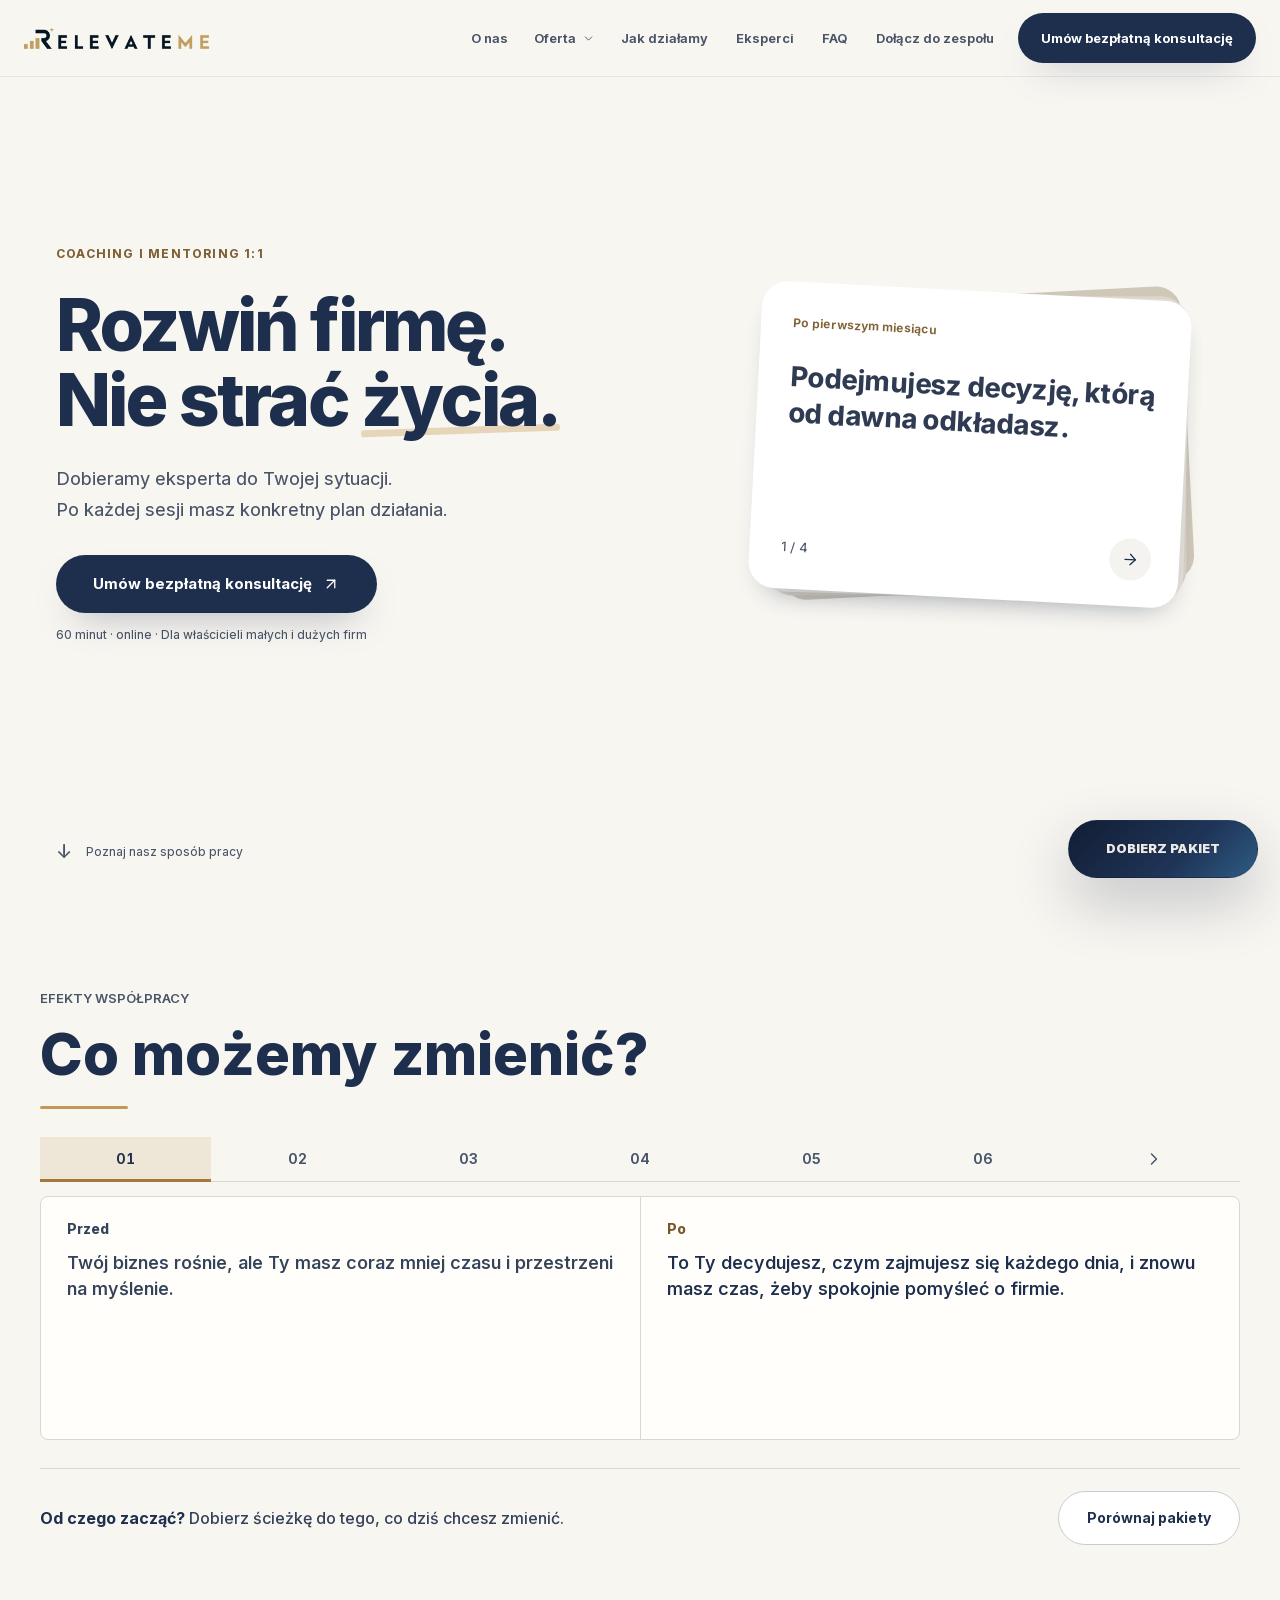
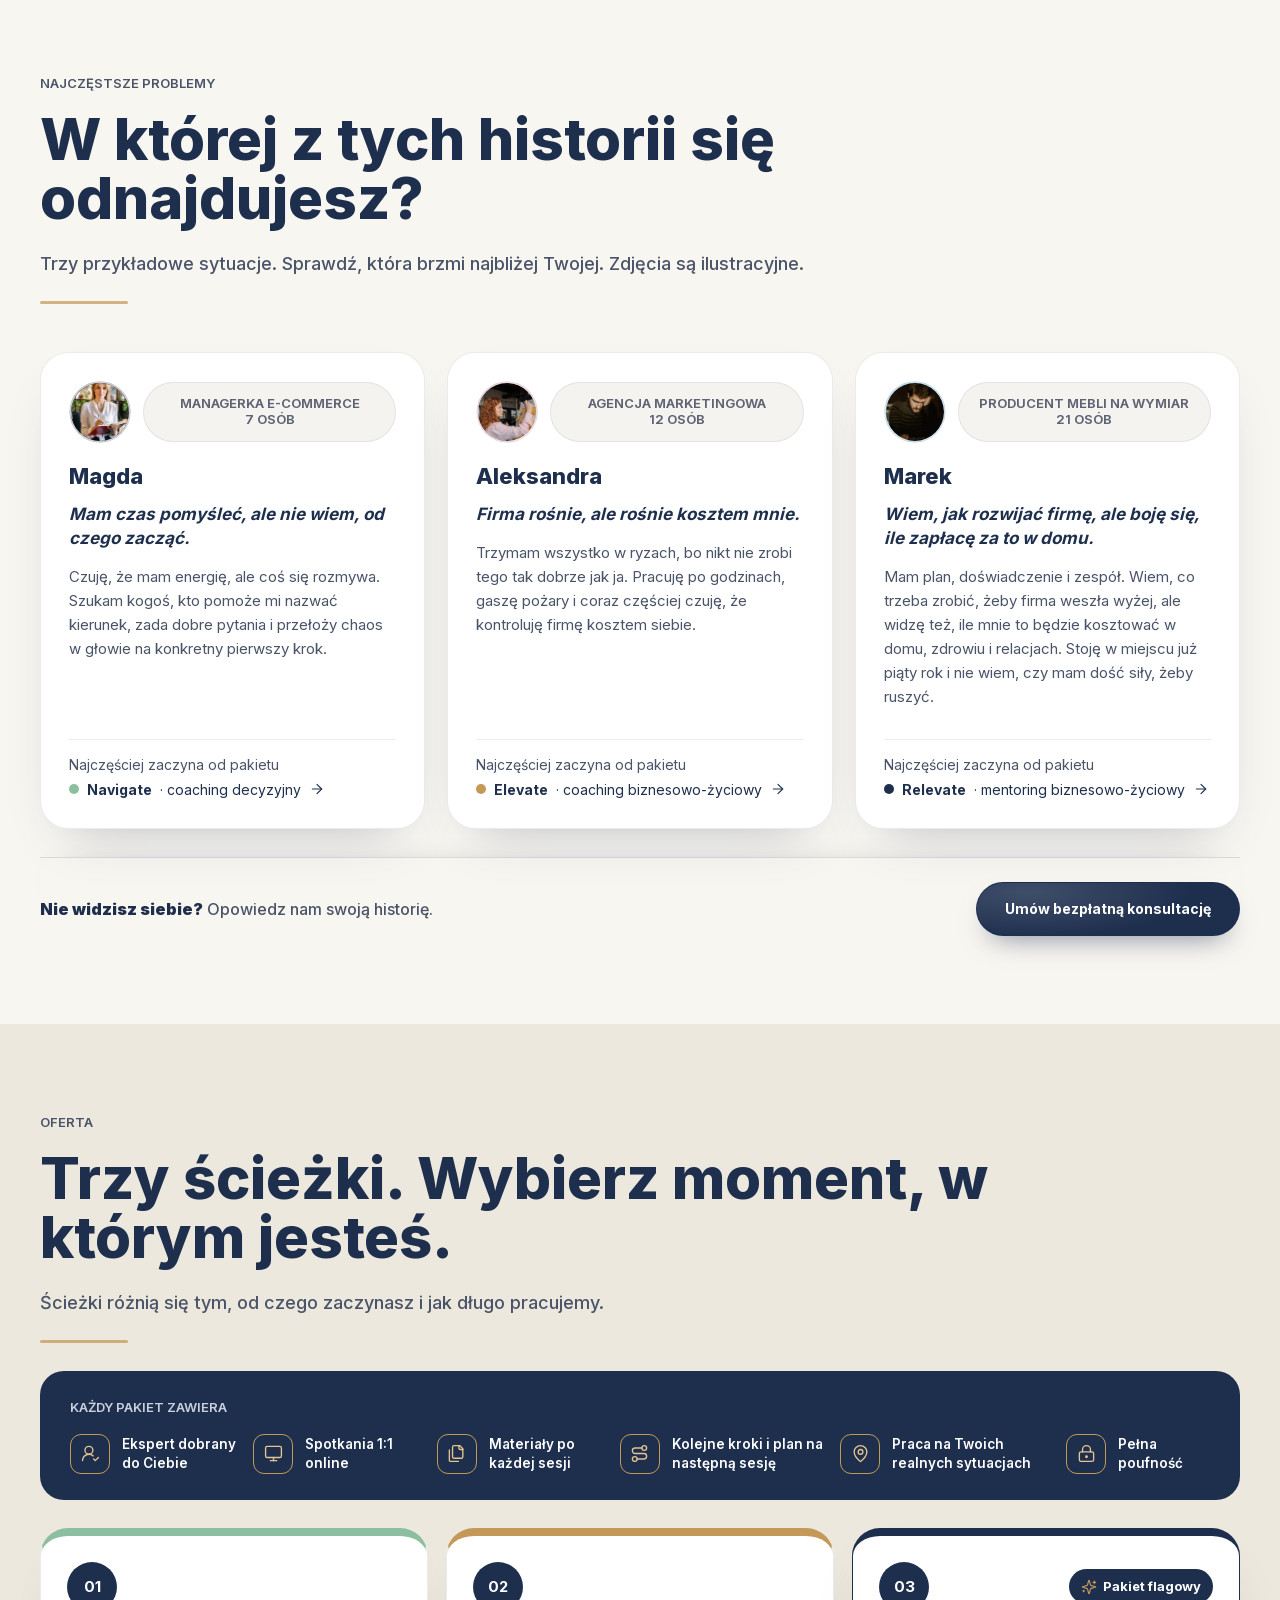
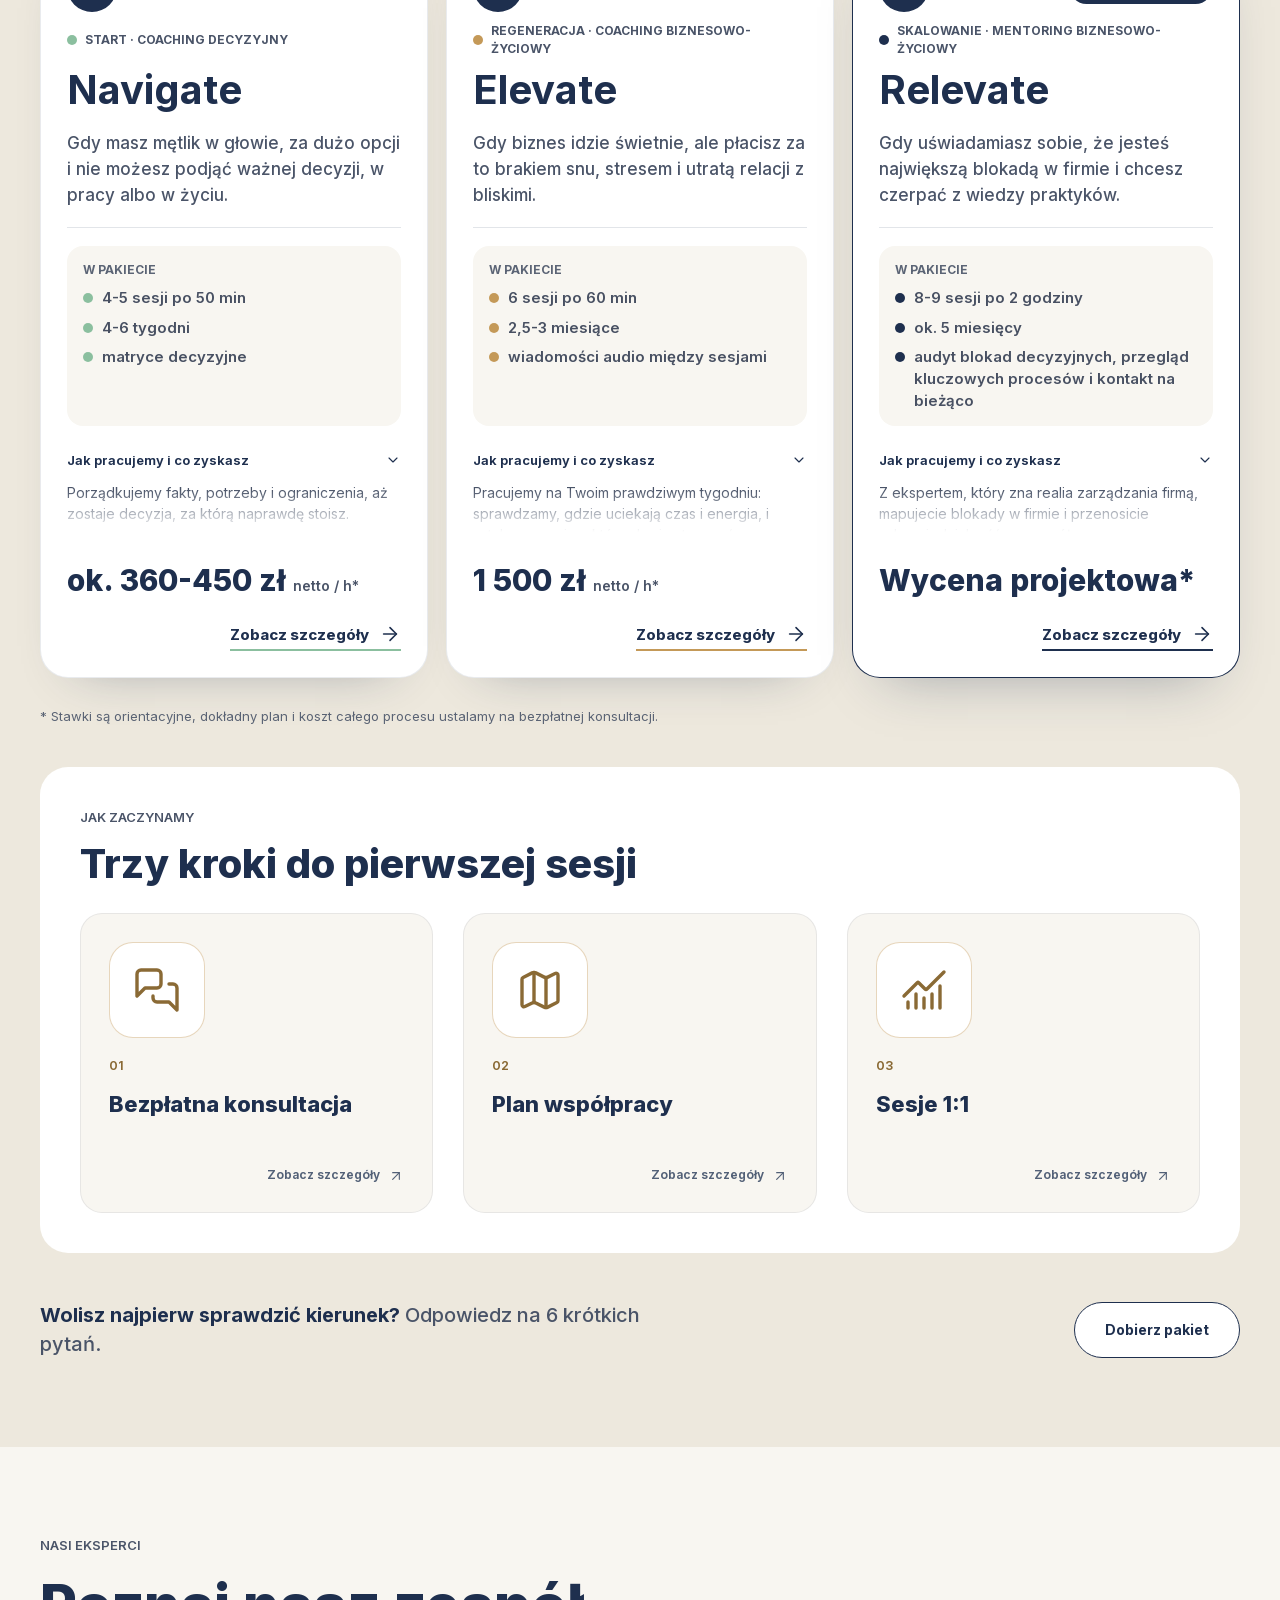
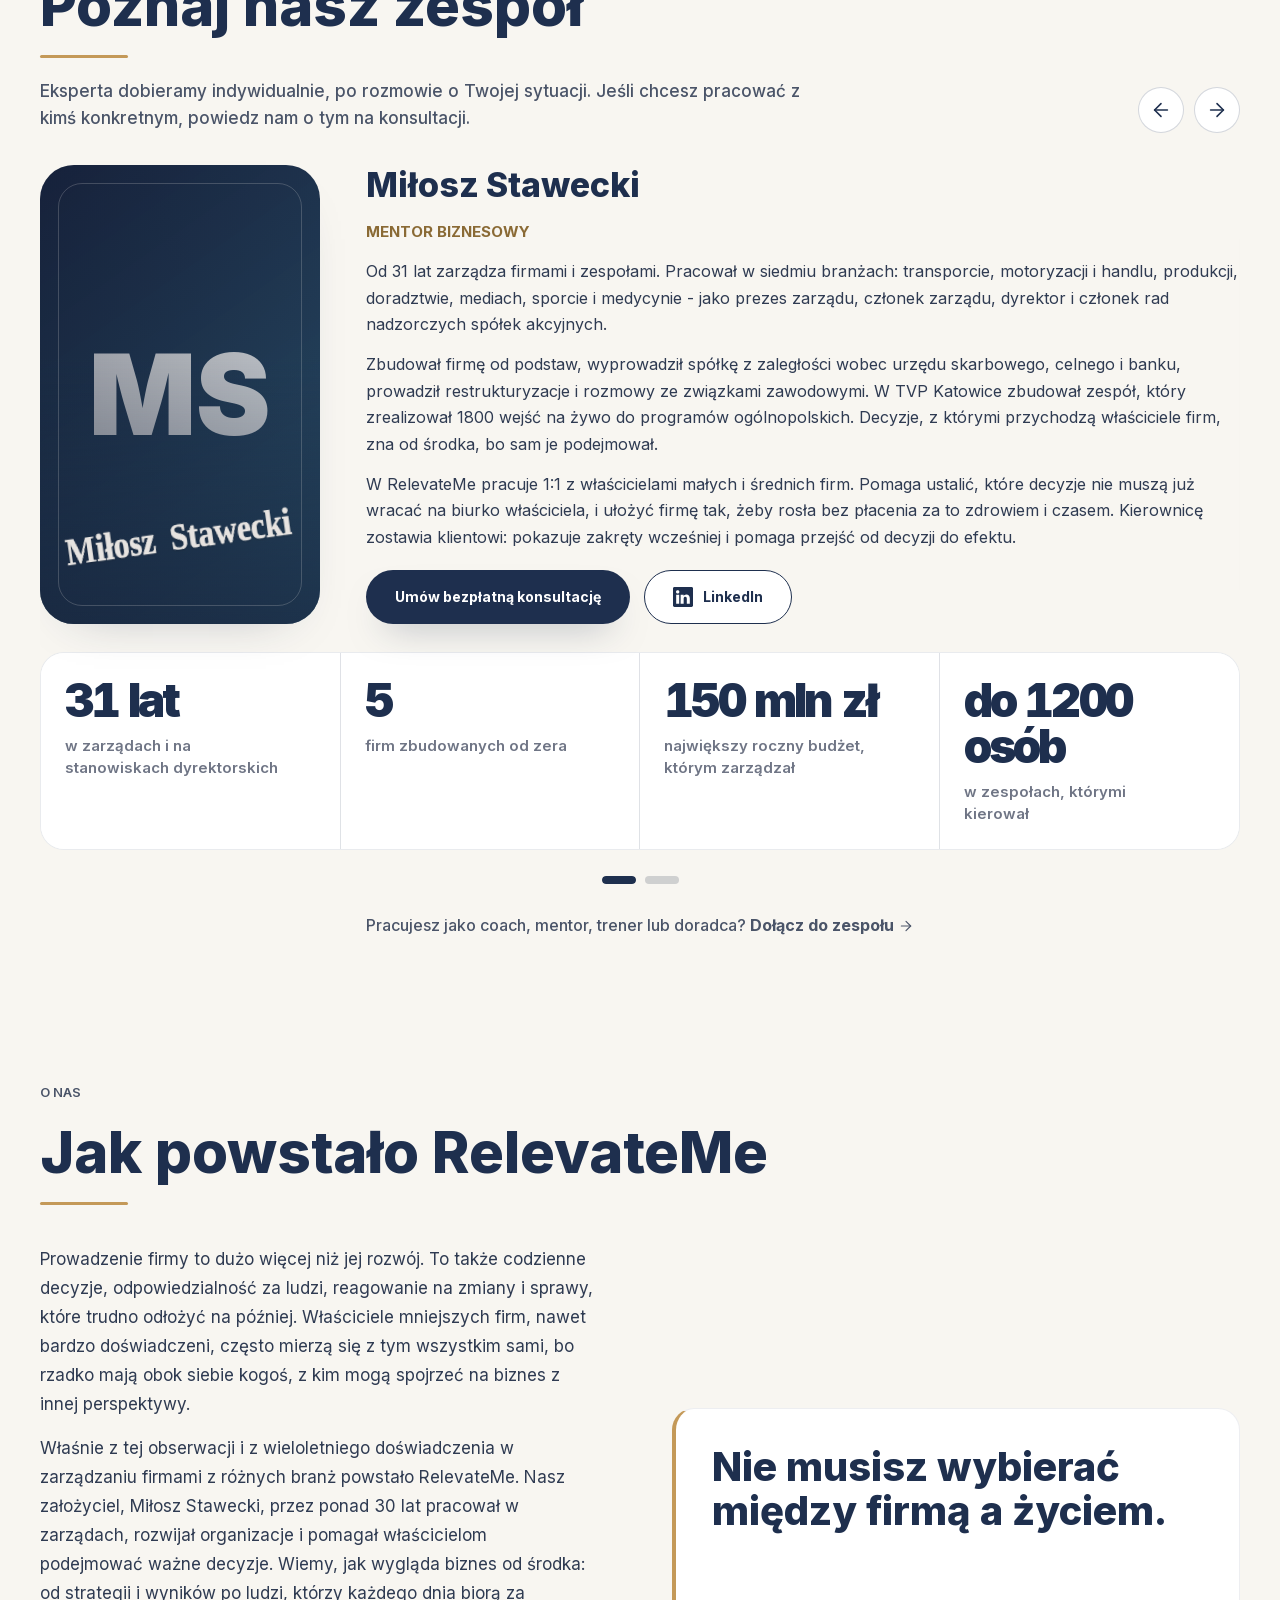
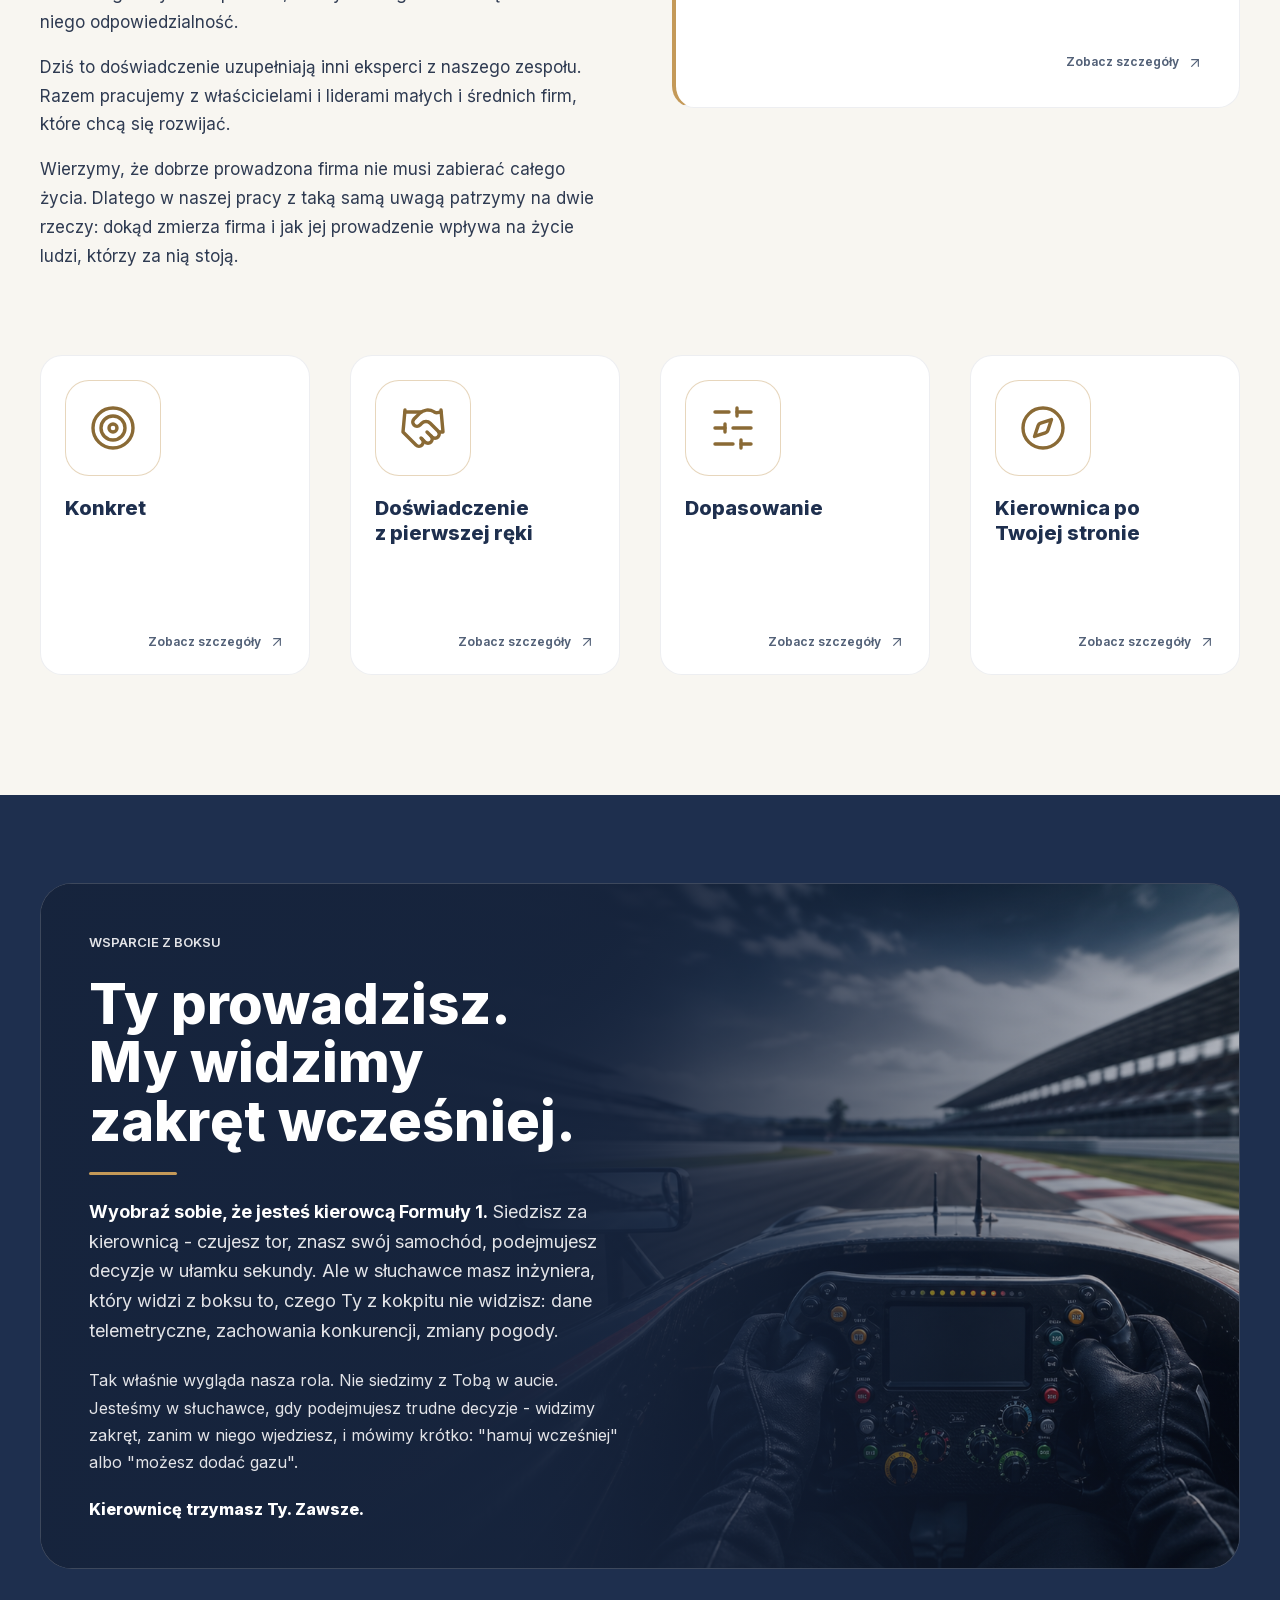
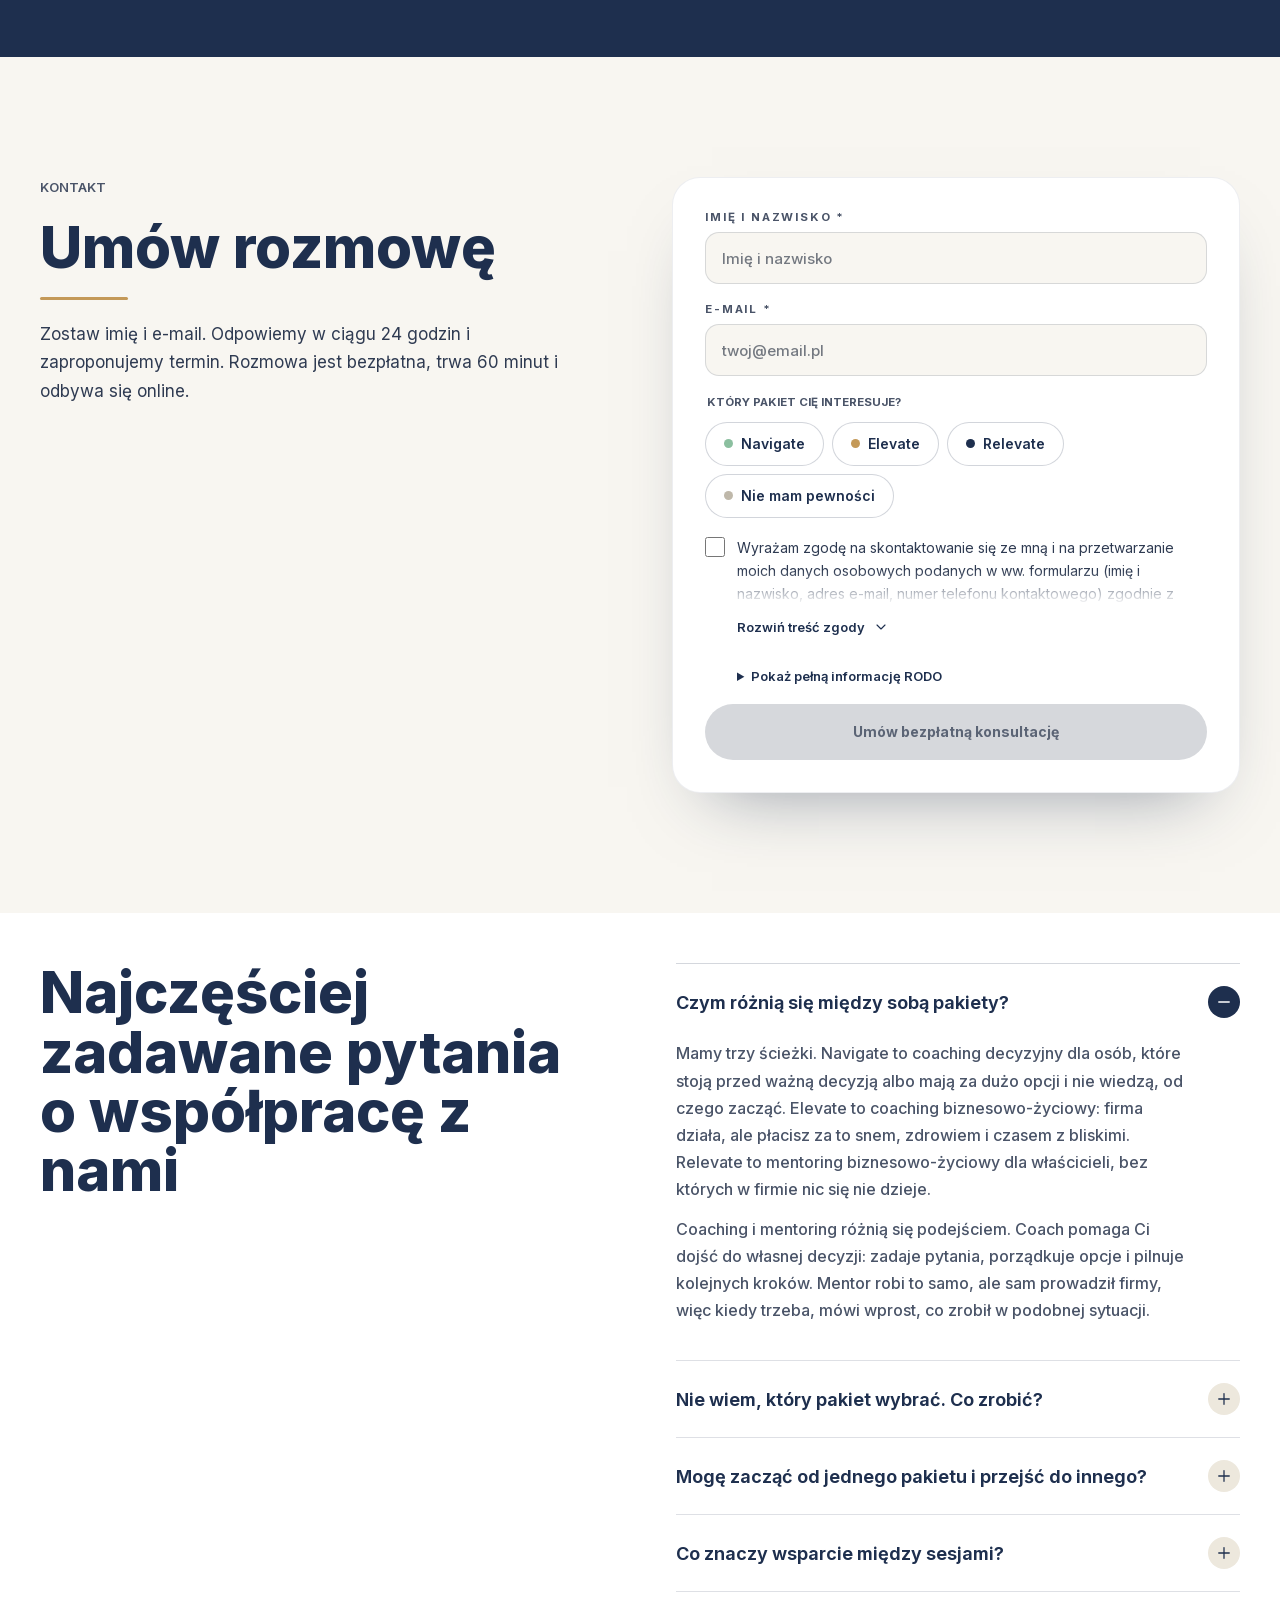
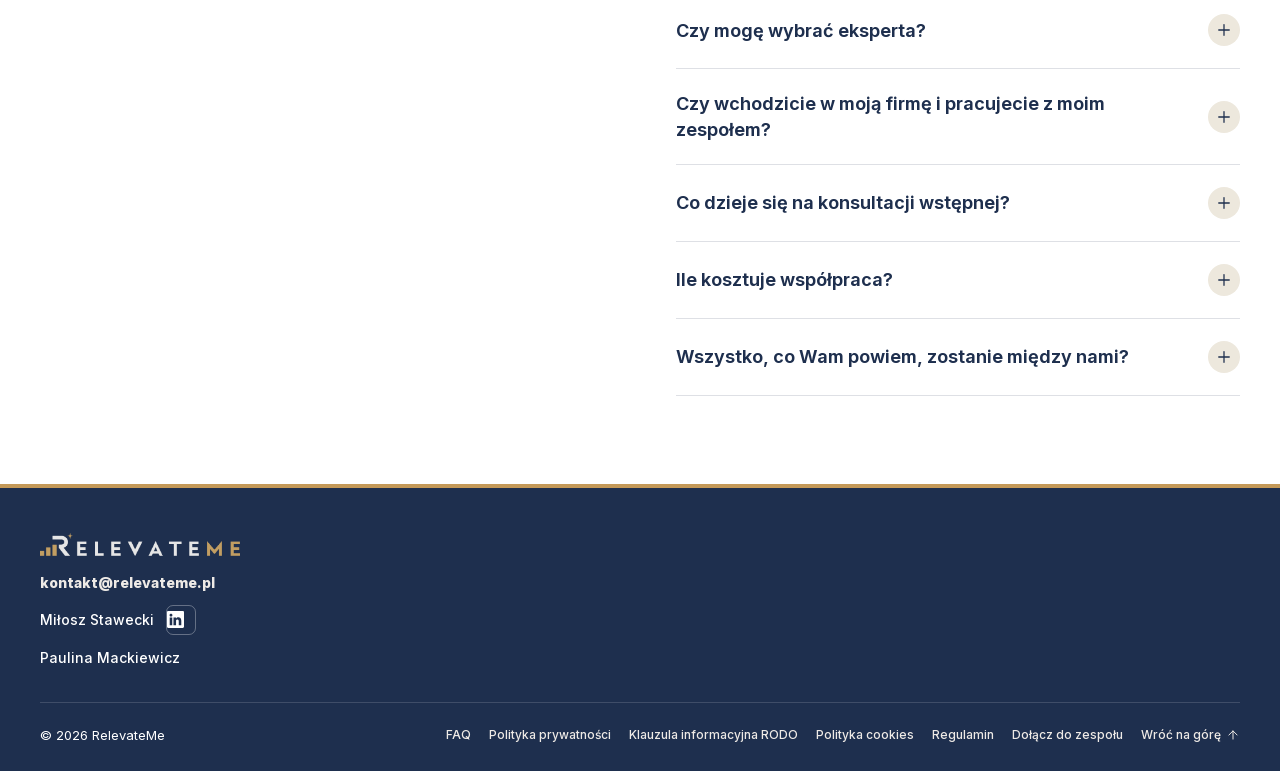
<file: coaching/index.html>
<!-- Created by Patryk Piwowarczyk -->

<!doctype html>
<html lang="pl">
<head>
  <meta charset="utf-8" />
  <meta name="viewport" content="width=device-width, initial-scale=1, viewport-fit=cover" />
  <meta name="theme-color" content="#eeeae6" />

  <title>RelevateMe — coaching i mentoring biznesowo-życiowy</title>
  <meta
    name="description"
    content="Coaching i mentoring biznesowo-życiowy dla osób, które chcą rozwijać firmę bez tracenia życia. Praca 1:1, konkretna mapa i decyzje dopasowane do Twojej sytuacji."
  />

  <meta property="og:type" content="website" />
  <meta property="og:site_name" content="RelevateMe" />
  <meta property="og:locale" content="pl_PL" />
  <meta property="og:title" content="RelevateMe — coaching i mentoring biznesowo-życiowy" />
  <meta property="og:description" content="Coaching i mentoring biznesowo-życiowy dla osób, które chcą rozwijać firmę bez tracenia życia. Praca 1:1, konkretna mapa i decyzje dopasowane do Twojej sytuacji." />
  <meta property="og:url" content="https://relevateme.pl/" />
  <meta property="og:image" content="https://relevateme.pl/pictures/relevateme-social-card-v1.png" />
  <meta property="og:image:type" content="image/png" />
  <meta property="og:image:width" content="1200" />
  <meta property="og:image:height" content="630" />
  <meta property="og:image:alt" content="Logo RelevateMe" />
  <meta name="twitter:card" content="summary_large_image" />
  <meta name="twitter:image" content="https://relevateme.pl/pictures/relevateme-social-card-v1.png" />
  <meta name="twitter:image:alt" content="Logo RelevateMe" />

  <link rel="preload" href="styles.css?v=paulina-20261106-v2" as="style" />
  <link rel="preload" href="pictures/f1-mobile-panorama.png" as="image" fetchpriority="high" />
  <link rel="stylesheet" href="styles.css?v=paulina-20261106-v2" />
  <link rel="stylesheet" href="redesign.css?v=hero-scroll-about-v2" />
  <link rel="stylesheet" href="analytics.css?v=posthog-v2" />
  <link rel="stylesheet" href="legal.css?v=consent-motion-v1" />
</head>

<body class="redesign">
  <div class="ambient" aria-hidden="true">
    <div class="ambient__shape ambient__shape--one"></div>
    <div class="ambient__shape ambient__shape--two"></div>
    <div class="ambient__grid"></div>
  </div>

  <header class="siteHeader" id="siteHeader">
    <div class="container nav__inner">
      <a class="brand" href="#home" aria-label="">
        <img class="brand__logo" src="pictures/relevateme-icon.png" alt="" />
      </a>

      <nav class="nav__links" aria-label="">
        <a href="#home"></a>
        <a href="#pakiety"></a>
        <a href="#formula"></a>
        <a href="#eksperci"></a>
        <a href="#pakiety" data-open-quiz></a>
        <a href="#wspolpraca" data-open-modal="cooperation"></a>
      </nav>

      <div class="nav__actions">
        <a class="btn btn--primary nav__cta" href="#kontakt"></a>

        <button class="nav__toggle" id="navToggle" type="button" aria-label="" aria-expanded="false">
          <span></span>
          <span class="nav__toggleMid"></span>
          <span></span>
        </button>
      </div>
    </div>

    <div class="drawer" id="drawer" aria-hidden="true">
      <button class="drawer__backdrop" id="drawerBackdrop" type="button" aria-label=""></button>

      <div class="drawer__panel">
        <a href="#home" class="drawer__link"></a>
        <a href="#pakiety" class="drawer__link"></a>
        <a href="#formula" class="drawer__link"></a>
        <a href="#eksperci" class="drawer__link"></a>
        <a href="#pakiety" class="drawer__link" data-open-quiz></a>
        <a href="#wspolpraca" class="drawer__link" data-open-modal="cooperation"></a>
        <a href="#kontakt" class="btn btn--primary btn--wide"></a>
      </div>
    </div>
  </header>

  <main>
    <section class="hero" id="home">
      <div class="container hero__inner">
        <div class="hero__copy">
          <div class="heroLogo reveal" aria-label="RelevateMe">RELEVATE<span>ME</span></div>

          <p class="hero__kicker">Coaching i mentoring 1:1</p>
          <h1 class="hero__title reveal"><span>Rozwiń firmę.</span><span>Nie strać <em class="hero__life">życia.</em></span></h1>
          <p class="hero__audience">Dla <strong>właścicieli</strong> małych i dużych firm.</p>

          <p class="hero__lead reveal"></p>

          <div class="hero__actions reveal">
            <a class="btn btn--text" href="#formula"></a>
          </div>
          <p class="hero__consultationNote">60 minut · online · Dla właścicieli małych i dużych firm</p>
        </div>

        <div class="heroQuiz">
          <div class="heroQuiz__dock" data-quiz-dock>
            <button class="quizFab" type="button" data-quiz-toggle aria-expanded="false" aria-controls="quizPanel">
              <span class="quizFab__text">DOBIERZ PAKIET</span>
              <span class="quizFab__prompt" data-quiz-prompt aria-hidden="true">
                <strong>Nie wiesz, który pakiet wybrać?</strong>
                <span>Odpowiedz na 6 krótkich pytań.</span>
              </span>
            </button>
          </div>
          <p class="heroQuiz__caption">6 krótkich pytań</p>
        </div>

        <div class="hero__aside reveal">
          <p class="quoteStackTitle" data-goal-title></p>
          <button class="quoteCard" type="button" data-goal-card data-tilt aria-label="">
            <span class="quoteCard__layer quoteCard__layer--back" aria-hidden="true"></span>
            <span class="quoteCard__layer quoteCard__layer--middle" aria-hidden="true"></span>
            <span class="quoteCard__nextFace" aria-hidden="true" data-next-goal-face>
              <span class="quoteCard__mobileTitle">Po pierwszym miesiącu</span>
              <span class="quoteCard__label" data-next-goal-label></span>
              <span class="quoteCard__text" data-next-goal-text></span>
            </span>
            <span class="quoteCard__face" data-goal-face>
              <span class="quoteCard__mobileTitle">Po pierwszym miesiącu</span>
              <span class="quoteCard__label" data-goal-label></span>
              <span class="quoteCard__text" data-goal-text aria-live="polite"></span>
            </span>
          </button>
        </div>
      </div>
      <div class="container hero__footer">
        <a class="hero__scroll" href="#sygnaly"><span aria-hidden="true">↓</span>Poznaj nasz sposób pracy</a>
      </div>
    </section>

    <section class="section section--sand" id="sygnaly">
      <div class="container signals">
        <div class="signals__intro reveal">
          <p class="eyebrow">Efekty współpracy</p>
          <h2></h2>
        </div>

        <div class="signals__panel reveal">
          <div class="signalsIndex" role="group" aria-label="Wybierz sygnał"></div>
          <div class="signalsComparison" id="signals-comparison" aria-live="polite" aria-atomic="true">
            <div class="signalsPerspective"><h3>Przed</h3><div data-signals-before></div></div>
            <div class="signalsPerspective signalsPerspective--after"><h3>Po</h3><div data-signals-after></div></div>
          </div>
          <div class="signalsNextStep">
            <p><strong>Od czego zacząć?</strong> Dobierz ścieżkę do tego, co dziś chcesz zmienić.</p>
            <a class="btn btn--secondary" href="#pakiety">Porównaj pakiety</a>
          </div>
        </div>
      </div>
    </section>

    <section class="section section--sand" id="coaching">
      <div class="container split split--method">
        <div class="section__copy reveal">
          <p class="eyebrow"></p>

          <h2></h2>

          <p></p>

          <p></p>
        </div>

        <div class="blobImage blobImage--right reveal" data-tilt>
          <img
            src="https://images.unsplash.com/photo-1517048676732-d65bc937f952?auto=format&fit=crop&w=900&q=80"
            alt=""
            loading="lazy"
          />
        </div>
      </div>

      <div class="container offerCards">
        <div class="offerGrid">
          <article class="offerCard reveal" data-tilt>
            <span class="offerCard__number"></span>
            <h3></h3>
            <p></p>
          </article>

          <article class="offerCard reveal" data-tilt>
            <span class="offerCard__number"></span>
            <h3></h3>
            <p></p>
          </article>

          <article class="offerCard reveal" data-tilt>
            <span class="offerCard__number"></span>
            <h3></h3>
            <p></p>
          </article>
        </div>
      </div>
    </section>

    <section class="section section--white" id="historie">
      <div class="container stories">
        <div class="sectionHead reveal">
          <p class="eyebrow"></p>
          <h2></h2>
          <p></p>
        </div>

        <div class="storiesGrid" data-stories-grid></div>
        <div class="storiesDots expertsDots" data-stories-dots aria-hidden="true"></div>

        <div class="storiesCta reveal">
          <p><strong></strong></p>
          <a class="btn btn--primary" href="#kontakt" data-magnetic>
            <span class="btn__shine" aria-hidden="true"></span>
          </a>
        </div>
      </div>
    </section>

    <section class="section section--sand" id="pakiety">
      <div class="container packages">
        <div class="sectionHead reveal">
          <p class="eyebrow"></p>
          <h2></h2>
          <p></p>
        </div>

        <div class="packagesGrid" data-packages-grid></div>
        <div class="packagesDots expertsDots" data-packages-dots aria-hidden="true"></div>

        <div class="packagesCta reveal">
          <article class="packagesCta__item">
            <p><strong></strong></p>
            <a class="btn btn--primary" href="#kontakt" data-magnetic>
              <span class="btn__shine" aria-hidden="true"></span>
            </a>
          </article>

          <article class="packagesCta__item packagesCta__item--quiz">
            <p><strong></strong></p>
            <button class="btn btn--secondary" type="button" data-open-quiz></button>
          </article>
        </div>
      </div>
    </section>

    <section class="section formulaSection" id="formula">
      <div class="container formula reveal">
        <img
          class="formula__image"
          src="pictures/f1-cockpit-section.png"
          alt=""
          loading="lazy"
        />

        <div class="formula__copy">
          <p class="eyebrow eyebrow--light"></p>
          <h2></h2>
          <p class="formula__lead"></p>
          <p class="formula__text"></p>
          <strong class="formula__punchline"></strong>

          <div class="formulaRadioCard">
            <span></span>
            <ul data-formula-points></ul>
          </div>
        </div>

        <div class="formulaMobile" data-formula-mobile aria-label="">
          <div class="formulaMobile__track" data-formula-mobile-track></div>
          <div class="formulaDots expertsDots" data-formula-dots aria-hidden="true"></div>
        </div>
      </div>
    </section>

    <section class="section section--navy processSection" data-process-section>
      <div class="container process">
        <div class="sectionHead reveal">
          <p class="eyebrow eyebrow--light"></p>
          <h2></h2>
        </div>

        <div class="processGrid">
          <article class="processStep" data-process-step>
            <span class="processStep__number"></span>
            <h3></h3>
            <p></p>
          </article>

          <article class="processStep" data-process-step>
            <span class="processStep__number"></span>
            <h3></h3>
            <p></p>
          </article>

          <article class="processStep" data-process-step>
            <span class="processStep__number"></span>
            <h3></h3>
            <p></p>
          </article>
        </div>
      </div>
    </section>

    <section class="section section--white" id="eksperci">
      <div class="container experts">
        <div class="sectionHead reveal">
          <p class="eyebrow"></p>
          <h2></h2>
        </div>

        <div class="expertsCarousel reveal" aria-label="">
          <div class="expertsTrack" data-experts-track></div>
          <div class="expertsDots" data-experts-dots aria-hidden="true"></div>
        </div>
      </div>
    </section>

    <section class="section section--sand" id="kontakt">
      <div class="container contact">
        <div class="contact__copy reveal">
          <p class="eyebrow"></p>
          <h2></h2>
          <p></p>

          <div class="contactCards">
            <a class="contactCard" href="#">
              <span></span>
              <strong></strong>
            </a>

            <a class="contactCard" href="#">
              <span></span>
              <strong></strong>
            </a>

            <a class="contactCard contactCard--linkedin" href="#" target="_blank" rel="noopener noreferrer">
              <span></span>
              <svg class="contactCard__icon" viewBox="0 0 24 24" width="22" height="22" aria-hidden="true">
                <path fill="currentColor" d="M20.45 20.45h-3.56v-5.58c0-1.33-.02-3.04-1.85-3.04-1.86 0-2.14 1.45-2.14 2.95v5.67H9.34V8.99h3.42v1.57h.05c.48-.9 1.64-1.85 3.37-1.85 3.61 0 4.27 2.37 4.27 5.46v6.28ZM5.32 7.42a2.06 2.06 0 1 1 0-4.12 2.06 2.06 0 0 1 0 4.12ZM7.1 20.45H3.54V8.99H7.1v11.46Z"/>
              </svg>
              <strong></strong>
            </a>
          </div>

          <div class="contact__actions">
            <button class="btn btn--secondary" type="button" data-open-modal="faq"></button>
          </div>
        </div>

        <form class="contactForm reveal" id="contactForm" data-email="">
          <label>
            <input type="text" name="name" placeholder="" required />
          </label>

          <label>
            <input type="email" name="email" placeholder="" required />
          </label>

          <label>
            <input
              type="tel"
              name="phone"
              placeholder=""
              autocomplete="tel"
              inputmode="tel"
            />
          </label>

          <label>
            <textarea name="message" rows="5" placeholder="" required></textarea>
          </label>

          <input class="formHoneypot" type="text" name="website" tabindex="-1" autocomplete="off" aria-hidden="true" />

          <label class="contactConsent">
            <input type="checkbox" name="privacyConsent" required />
            <span></span>
          </label>

          <button class="btn btn--primary btn--wide" type="submit" data-contact-submit data-magnetic disabled>
            <span class="btn__shine" aria-hidden="true"></span>
          </button>

          <p class="formStatus" id="formStatus" role="status" aria-live="polite"></p>
        </form>
      </div>
    </section>
  </main>

  <footer class="footer">
    <div class="container footer__inner">
      <p>© <span id="year"></span></p>
      <div class="footer__links">
        <button type="button" data-open-modal="faq"></button>
        <button type="button" data-open-modal="privacy"></button>
        <a href="#home"></a>
      </div>
    </div>
  </footer>

  <div class="siteModal" data-site-modal aria-hidden="true">
    <button class="siteModal__backdrop" type="button" data-modal-close aria-label=""></button>
    <section class="siteModal__panel" role="dialog" aria-modal="true" aria-labelledby="siteModalTitle">
      <button class="siteModal__close" type="button" data-modal-close aria-label="">×</button>
      <div class="siteModal__content" data-modal-content></div>
    </section>
  </div>

  <div class="quizWidget" data-quiz-widget>
    <section class="quizPanel" id="quizPanel" data-quiz-panel aria-hidden="true" aria-label="">
      <header class="quizPanel__header">
        <div>
          <span data-quiz-eyebrow></span>
          <strong data-quiz-title></strong>
        </div>
        <button class="quizPanel__close" type="button" data-quiz-close aria-label="">×</button>
      </header>

      <div class="quizPanel__body" data-quiz-messages aria-live="polite"></div>

      <footer class="quizPanel__footer" data-quiz-footer></footer>
    </section>
  </div>

  <script src="referral-config.js?v=referrals-v2"></script>
  <script src="referral.js?v=referrals-v2"></script>
  <script src="analytics-config.js?v=cookieless-v1"></script>
  <script src="analytics.js?v=referrals-v2"></script>
  <script src="content.js?v=expert-initials-v1"></script>
  <script src="package-content.js?v=copy-review-v1"></script>
  <script src="legal-content.js?v=legal-20261125-v1"></script>
  <script src="redesign-content.js?v=mentor-linkedin-v1"></script>
  <script src="lucide.min.js"></script>
  <script src="redesign.js?v=mentor-linkedin-v1"></script>
  <script src="script.js?v=expert-signatures-v1"></script>
</body>
</html>
</file>
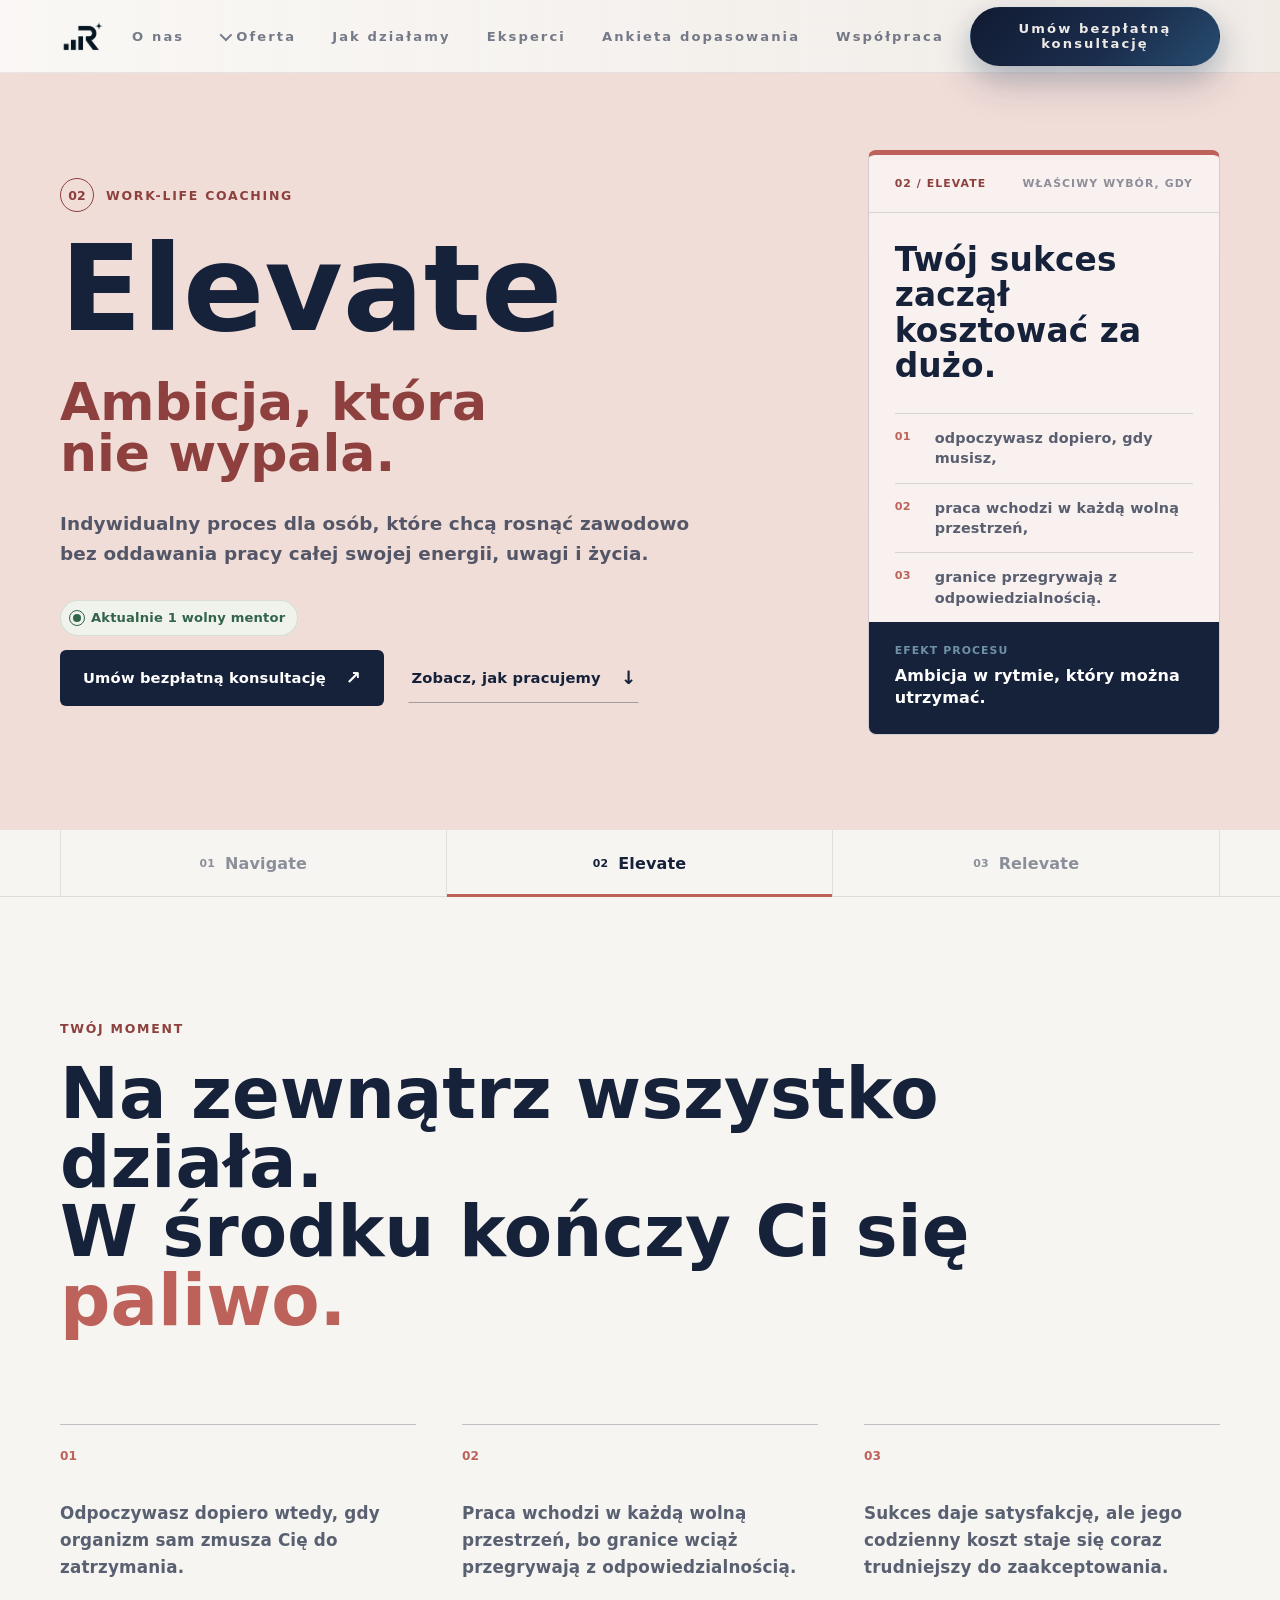
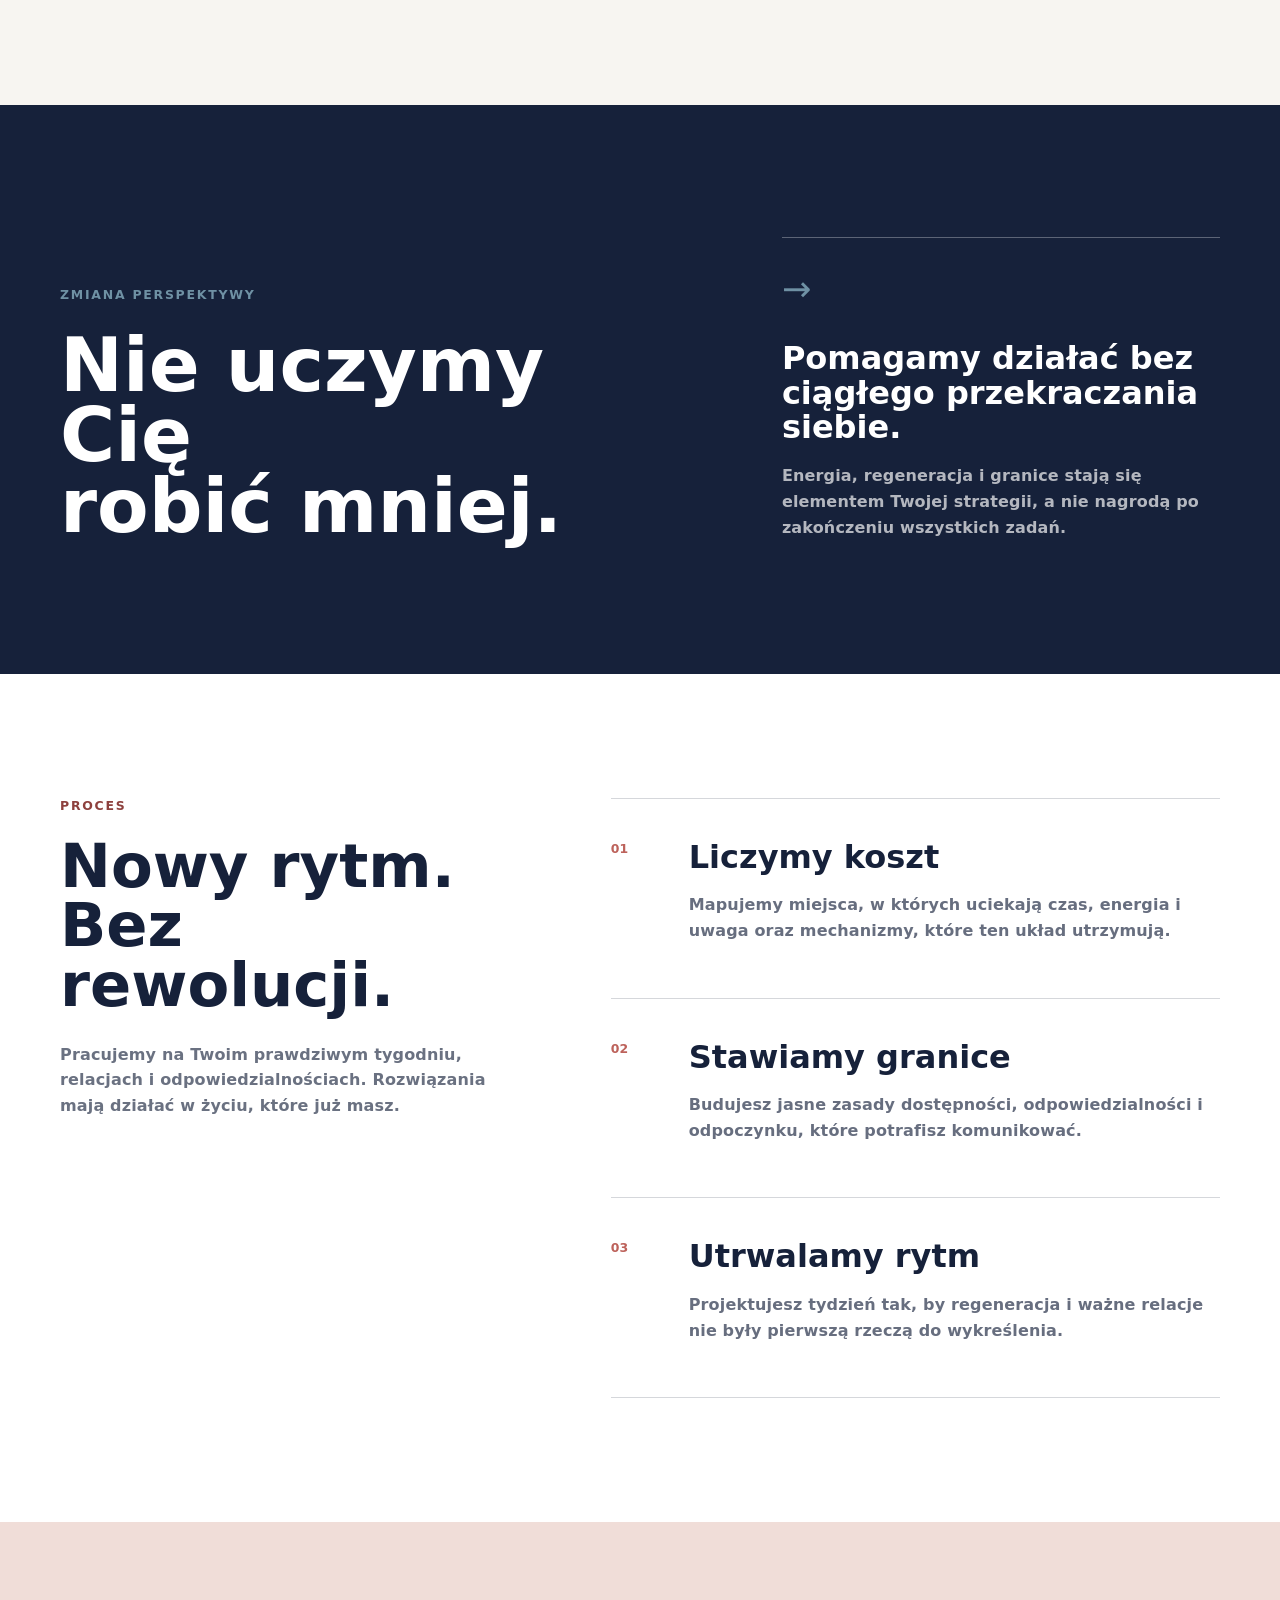
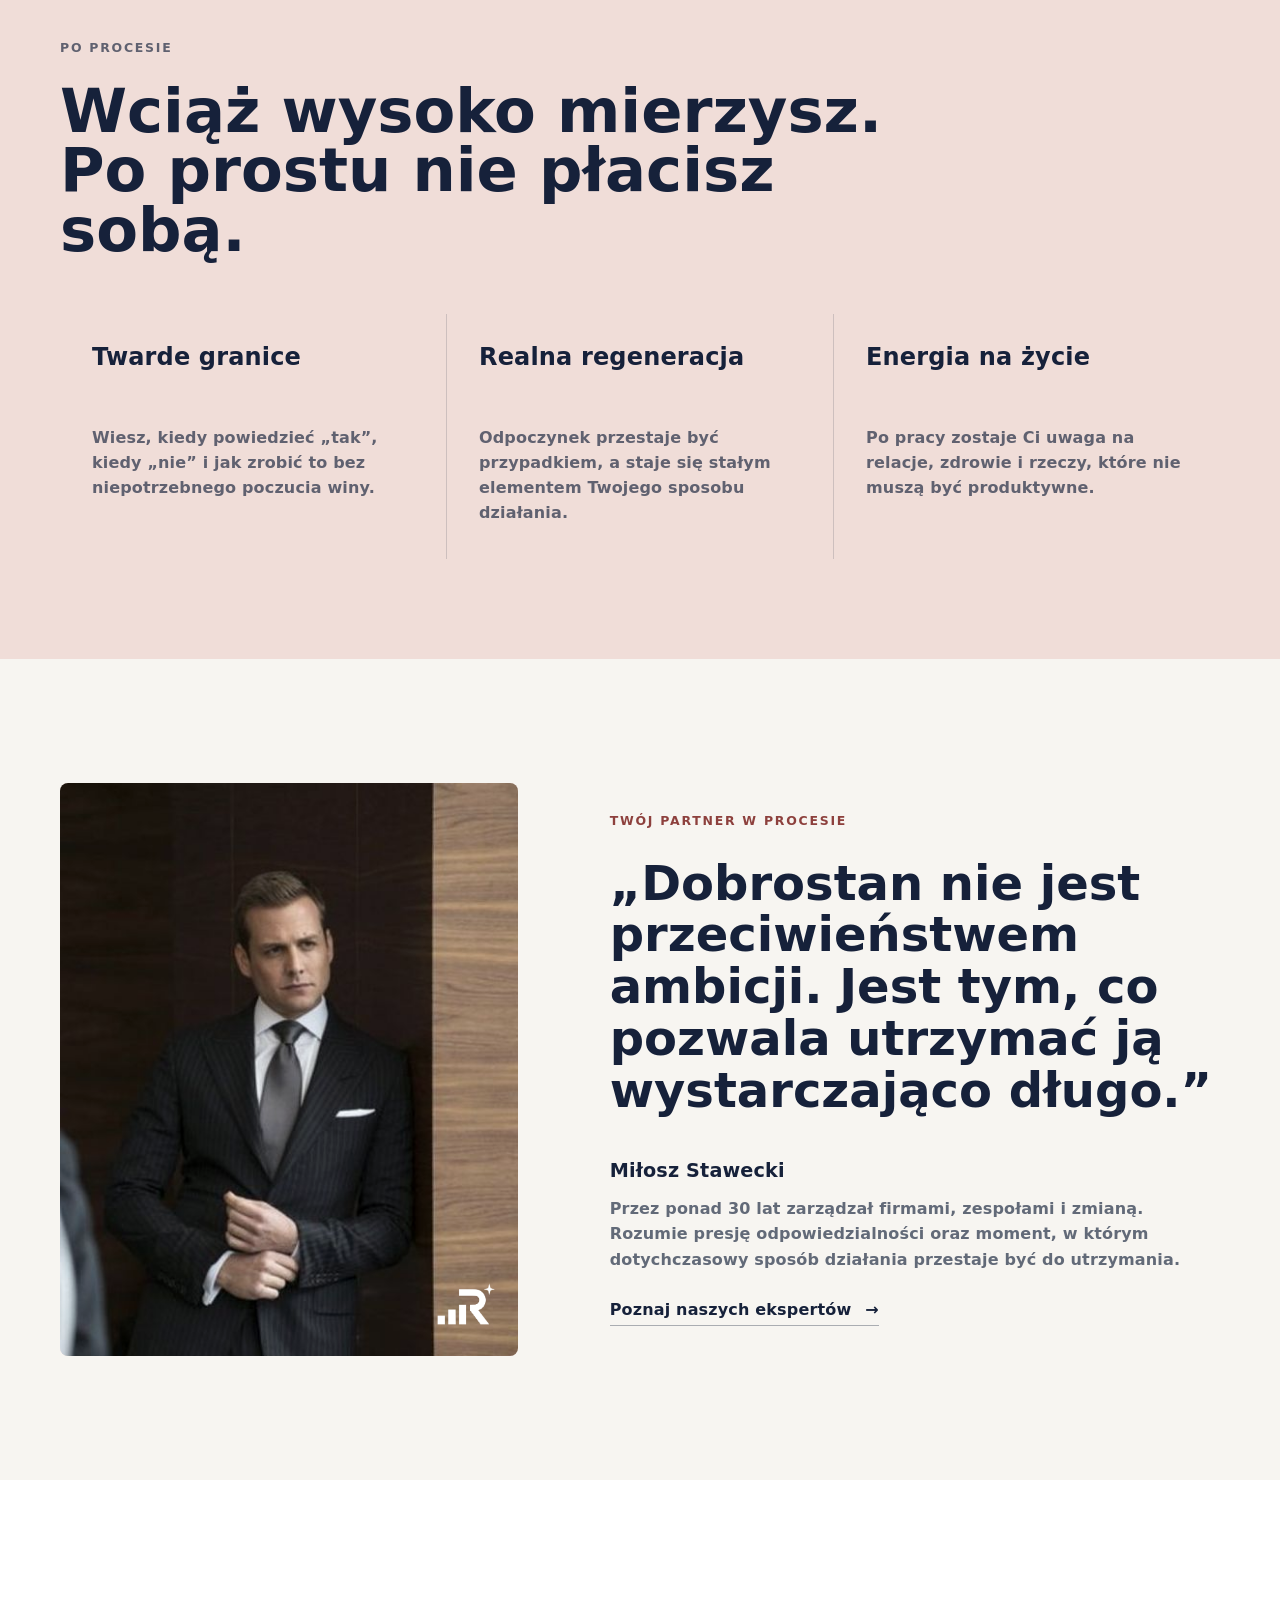
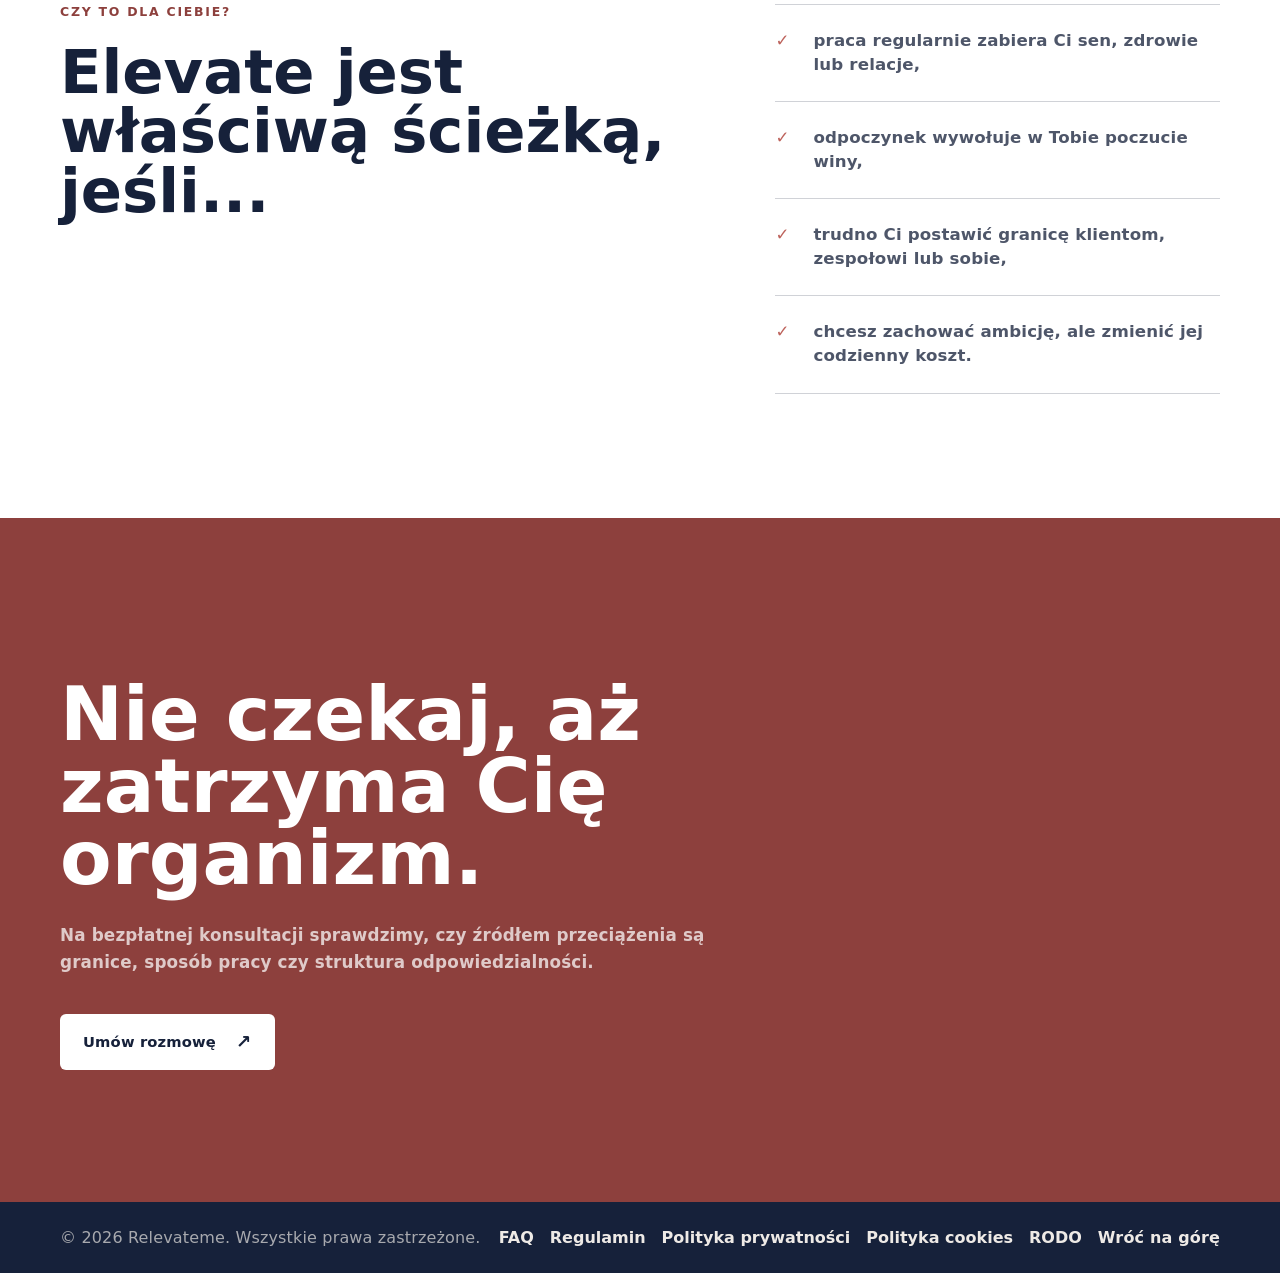
<file: pakiet-elevate.html>
<!DOCTYPE html>
<html lang="pl">
<head>
  <meta charset="UTF-8" />
  <meta name="viewport" content="width=device-width, initial-scale=1.0" />
  <meta name="description" content="Elevate - work-life coaching dla osób, które chcą odzyskać balans, granice i energię bez rezygnacji z ambitnej pracy." />
  <title>Elevate - work-life coaching | Relevateme</title>
  <link rel="preconnect" href="https://fonts.googleapis.com" />
  <link rel="preconnect" href="https://fonts.gstatic.com" crossorigin />
  <link href="https://fonts.googleapis.com/css2?family=Manrope:wght@400;600;700;800;900&display=swap" rel="stylesheet" />
  <link rel="preload" href="styles.css?v=mentor-cta-placement-v1" as="style" />
  <link rel="stylesheet" href="styles.css?v=mentor-cta-placement-v1" />
  <script>
    window.GA_MEASUREMENT_IDS = {
      "sziperd.github.io": "G-4B11GWL714",
      "relevateme.pl": "G-EWMV19MZQ7",
      "www.relevateme.pl": "G-EWMV19MZQ7"
    };
  </script>
</head>
<body data-page="landing" data-package="elevate" data-preserve-meta>
  <header class="siteHeader" id="siteHeader">
    <div class="container nav__inner">
      <a class="brand" href="index.html#home" aria-label=""><img class="brand__logo" src="pictures/relevateme-icon.png" alt="" /></a>
      <nav class="nav__links" aria-label="">
        <a href="index.html#home" data-nav-key="home"></a>
        <div class="navDropdown" data-offer-dropdown>
          <button class="navDropdown__trigger" type="button" aria-expanded="false" aria-haspopup="true" aria-controls="offerDropdownMenu" data-nav-key="offer" data-offer-dropdown-trigger></button>
          <div class="navDropdown__menu" id="offerDropdownMenu">
            <a href="pakiet-navigate.html"><span>01</span><strong>Navigate</strong><small>klasyczny coaching</small></a>
            <a href="pakiet-elevate.html"><span>02</span><strong>Elevate</strong><small>work-life coaching</small></a>
            <a href="pakiet-relevate.html"><span>03</span><strong>Relevate</strong><small>work-life mentoring</small></a>
          </div>
        </div>
        <a href="index.html#formula" data-nav-key="formula"></a>
        <a href="index.html#eksperci" data-nav-key="experts"></a>
        <a href="index.html#pakiety" data-nav-key="quiz" data-open-quiz></a>
        <a href="index.html#wspolpraca" data-nav-key="cooperation" data-open-modal="cooperation"></a>
      </nav>
      <div class="nav__actions">
        <a class="btn btn--primary nav__cta" href="index.html#kontakt"></a>
        <button class="nav__toggle" id="navToggle" type="button" aria-label="" aria-expanded="false"><span></span><span class="nav__toggleMid"></span><span></span></button>
      </div>
    </div>
    <div class="drawer" id="drawer" aria-hidden="true">
      <button class="drawer__backdrop" id="drawerBackdrop" type="button" aria-label=""></button>
      <div class="drawer__panel">
        <a href="index.html#home" class="drawer__link" data-nav-key="home"></a>
        <div class="drawerOffer"><button class="drawer__link drawerOffer__trigger" type="button" aria-expanded="false" aria-controls="drawerOfferList" data-nav-key="offer" data-drawer-offer-trigger></button><div class="drawerOffer__list" id="drawerOfferList" aria-hidden="true" inert><div class="drawerOffer__items"><a href="pakiet-navigate.html">01 | Navigate</a><a href="pakiet-elevate.html">02 | Elevate</a><a href="pakiet-relevate.html">03 | Relevate</a></div></div></div>
        <a href="index.html#formula" class="drawer__link" data-nav-key="formula"></a>
        <a href="index.html#eksperci" class="drawer__link" data-nav-key="experts"></a>
        <a href="index.html#pakiety" class="drawer__link" data-nav-key="quiz" data-open-quiz></a>
        <a href="index.html#wspolpraca" class="drawer__link" data-nav-key="cooperation" data-open-modal="cooperation"></a>
        <a href="index.html#kontakt" class="btn btn--primary btn--wide"></a>
      </div>
    </div>
  </header>

  <main class="programPage">
    <section class="programHero">
      <div class="container programHero__inner">
        <div class="programHero__copy">
          <p class="programKicker"><span>02</span> Work-life coaching</p>
          <h1>Elevate</h1>
          <p class="programHero__promise">Ambicja, która<br />nie wypala.</p>
          <p class="programHero__lead">Indywidualny proces dla osób, które chcą rosnąć zawodowo bez oddawania pracy całej swojej energii, uwagi i życia.</p>
          <div class="programHero__conversion">
            <p class="mentorAvailability" data-mentor-availability role="status" hidden>
              <span class="mentorAvailability__dot" aria-hidden="true"></span>
              <span data-mentor-availability-text></span>
            </p>
            <div class="programHero__actions">
              <a class="programButton programButton--primary" href="index.html#kontakt">Umów bezpłatną konsultację <span aria-hidden="true">↗</span></a>
              <a class="programButton programButton--text" href="#proces">Zobacz, jak pracujemy <span aria-hidden="true">↓</span></a>
            </div>
          </div>
        </div>
        <aside class="programSnapshot" aria-label="Kiedy wybrać Elevate">
          <div class="programSnapshot__top"><span>02 / Elevate</span><strong>Właściwy wybór, gdy</strong></div>
          <p class="programSnapshot__statement">Twój sukces zaczął kosztować za dużo.</p>
          <ul class="programSnapshot__list">
            <li><span>01</span><p>odpoczywasz dopiero, gdy musisz,</p></li>
            <li><span>02</span><p>praca wchodzi w każdą wolną przestrzeń,</p></li>
            <li><span>03</span><p>granice przegrywają z odpowiedzialnością.</p></li>
          </ul>
          <div class="programSnapshot__outcome"><span>Efekt procesu</span><strong>Ambicja w rytmie, który można utrzymać.</strong></div>
        </aside>
      </div>
    </section>

    <nav class="programSwitcher" aria-label="Wybierz program">
      <div class="container programSwitcher__inner">
        <a href="pakiet-navigate.html"><span>01</span> Navigate</a>
        <a class="is-current" href="pakiet-elevate.html" aria-current="page"><span>02</span> Elevate</a>
        <a href="pakiet-relevate.html"><span>03</span> Relevate</a>
      </div>
    </nav>

    <section class="programMoment">
      <div class="container">
        <p class="programLabel">Twój moment</p>
        <h2>Na zewnątrz wszystko działa.<br />W środku kończy Ci się <em>paliwo.</em></h2>
        <div class="programTensions">
          <p><span>01</span> Odpoczywasz dopiero wtedy, gdy organizm sam zmusza Cię do zatrzymania.</p>
          <p><span>02</span> Praca wchodzi w każdą wolną przestrzeń, bo granice wciąż przegrywają z odpowiedzialnością.</p>
          <p><span>03</span> Sukces daje satysfakcję, ale jego codzienny koszt staje się coraz trudniejszy do zaakceptowania.</p>
        </div>
      </div>
    </section>

    <section class="programShift">
      <div class="container programShift__inner">
        <div><p class="programLabel">Zmiana perspektywy</p><h2>Nie uczymy Cię<br />robić mniej.</h2></div>
        <div class="programShift__answer"><span aria-hidden="true">→</span><h3>Pomagamy działać bez ciągłego przekraczania siebie.</h3><p>Energia, regeneracja i granice stają się elementem Twojej strategii, a nie nagrodą po zakończeniu wszystkich zadań.</p></div>
      </div>
    </section>

    <section class="programJourney" id="proces">
      <div class="container programJourney__grid">
        <header><p class="programLabel">Proces</p><h2>Nowy rytm.<br />Bez rewolucji.</h2><p>Pracujemy na Twoim prawdziwym tygodniu, relacjach i odpowiedzialnościach. Rozwiązania mają działać w życiu, które już masz.</p></header>
        <div class="programSteps">
          <article><span>01</span><div><h3>Liczymy koszt</h3><p>Mapujemy miejsca, w których uciekają czas, energia i uwaga oraz mechanizmy, które ten układ utrzymują.</p></div></article>
          <article><span>02</span><div><h3>Stawiamy granice</h3><p>Budujesz jasne zasady dostępności, odpowiedzialności i odpoczynku, które potrafisz komunikować.</p></div></article>
          <article><span>03</span><div><h3>Utrwalamy rytm</h3><p>Projektujesz tydzień tak, by regeneracja i ważne relacje nie były pierwszą rzeczą do wykreślenia.</p></div></article>
        </div>
      </div>
    </section>

    <section class="programResults">
      <div class="container">
        <p class="programLabel">Po procesie</p>
        <h2>Wciąż wysoko mierzysz.<br />Po prostu nie płacisz sobą.</h2>
        <div class="programResults__grid">
          <article><strong>Twarde granice</strong><p>Wiesz, kiedy powiedzieć „tak”, kiedy „nie” i jak zrobić to bez niepotrzebnego poczucia winy.</p></article>
          <article><strong>Realna regeneracja</strong><p>Odpoczynek przestaje być przypadkiem, a staje się stałym elementem Twojego sposobu działania.</p></article>
          <article><strong>Energia na życie</strong><p>Po pracy zostaje Ci uwaga na relacje, zdrowie i rzeczy, które nie muszą być produktywne.</p></article>
        </div>
      </div>
    </section>

    <section class="programGuide">
      <div class="container programGuide__grid">
        <div class="programGuide__portrait"><img src="pictures/expert_1_picture.jpg" alt="Miłosz Stawecki, ekspert Relevateme" /></div>
        <div class="programGuide__copy"><p class="programLabel">Twój partner w procesie</p><blockquote>„Dobrostan nie jest przeciwieństwem ambicji. Jest tym, co pozwala utrzymać ją wystarczająco długo.”</blockquote><h3>Miłosz Stawecki</h3><p>Przez ponad 30 lat zarządzał firmami, zespołami i zmianą. Rozumie presję odpowiedzialności oraz moment, w którym dotychczasowy sposób działania przestaje być do utrzymania.</p><a href="index.html#eksperci">Poznaj naszych ekspertów <span aria-hidden="true">→</span></a></div>
      </div>
    </section>

    <section class="programFit">
      <div class="container programFit__grid">
        <div><p class="programLabel">Czy to dla Ciebie?</p><h2>Elevate jest właściwą ścieżką, jeśli...</h2></div>
        <ul><li>praca regularnie zabiera Ci sen, zdrowie lub relacje,</li><li>odpoczynek wywołuje w Tobie poczucie winy,</li><li>trudno Ci postawić granicę klientom, zespołowi lub sobie,</li><li>chcesz zachować ambicję, ale zmienić jej codzienny koszt.</li></ul>
      </div>
    </section>

    <section class="programFinal">
      <div class="container programFinal__inner">
        <h2>Nie czekaj, aż zatrzyma Cię organizm.</h2>
        <p>Na bezpłatnej konsultacji sprawdzimy, czy źródłem przeciążenia są granice, sposób pracy czy struktura odpowiedzialności.</p>
        <a class="programButton programButton--light" href="index.html#kontakt">Umów rozmowę <span aria-hidden="true">↗</span></a>
      </div>
    </section>
  </main>

  <footer class="footer"><div class="container footer__inner"><p>© <span id="year"></span></p><div class="footer__links"><button type="button" data-open-modal="faq"></button><button type="button" data-open-modal="terms"></button><button type="button" data-open-modal="privacy"></button><button type="button" data-open-modal="cookies"></button><button type="button" data-open-modal="rodo"></button><a href="index.html#home"></a></div></div></footer>
  <div class="siteModal" data-site-modal aria-hidden="true"><button class="siteModal__backdrop" type="button" data-modal-close aria-label=""></button><section class="siteModal__panel" role="dialog" aria-modal="true" aria-labelledby="siteModalTitle"><button class="siteModal__close" type="button" data-modal-close aria-label="">x</button><div class="siteModal__content" data-modal-content></div></section></div>
  <script src="content.js?v=program-pages-v2"></script>
  <script src="mentor-availability.js?v=1"></script>
  <script src="script.js?v=mentor-local-fix-v1"></script>
</body>
</html>
</file>
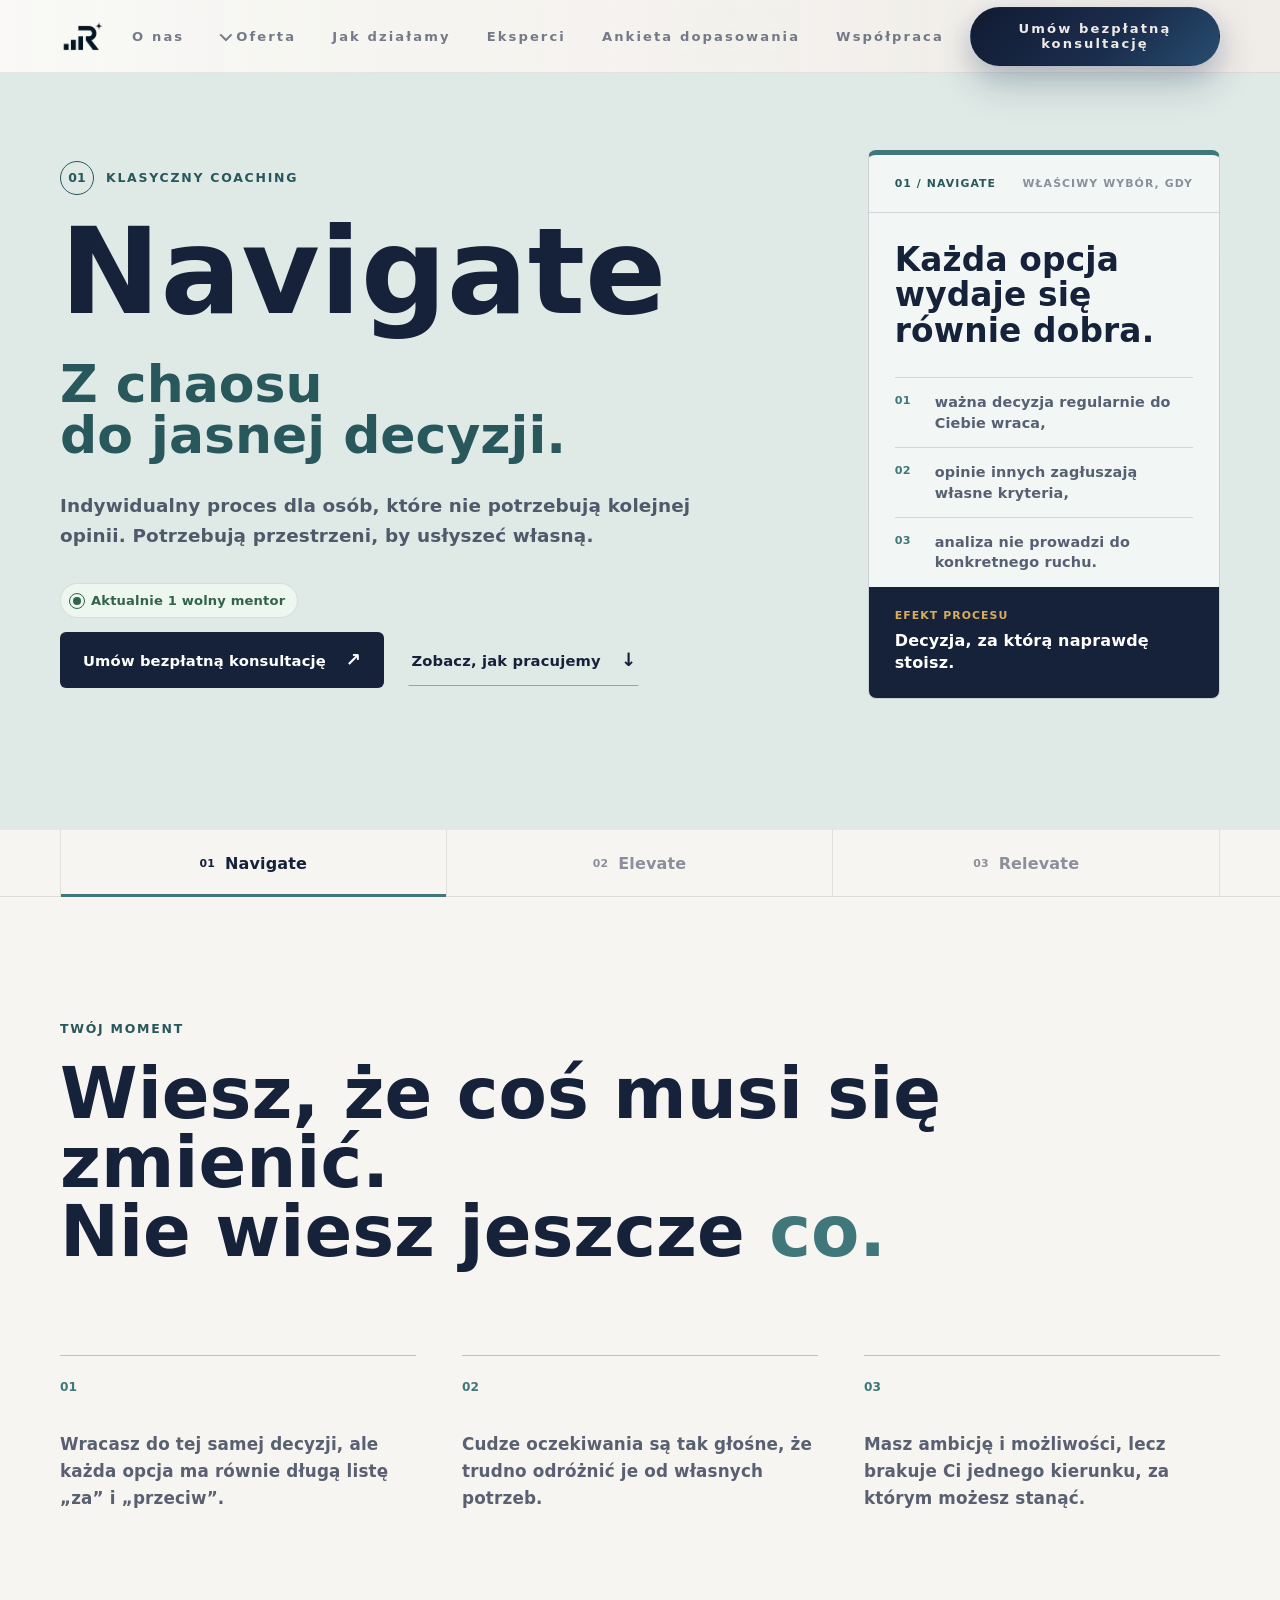
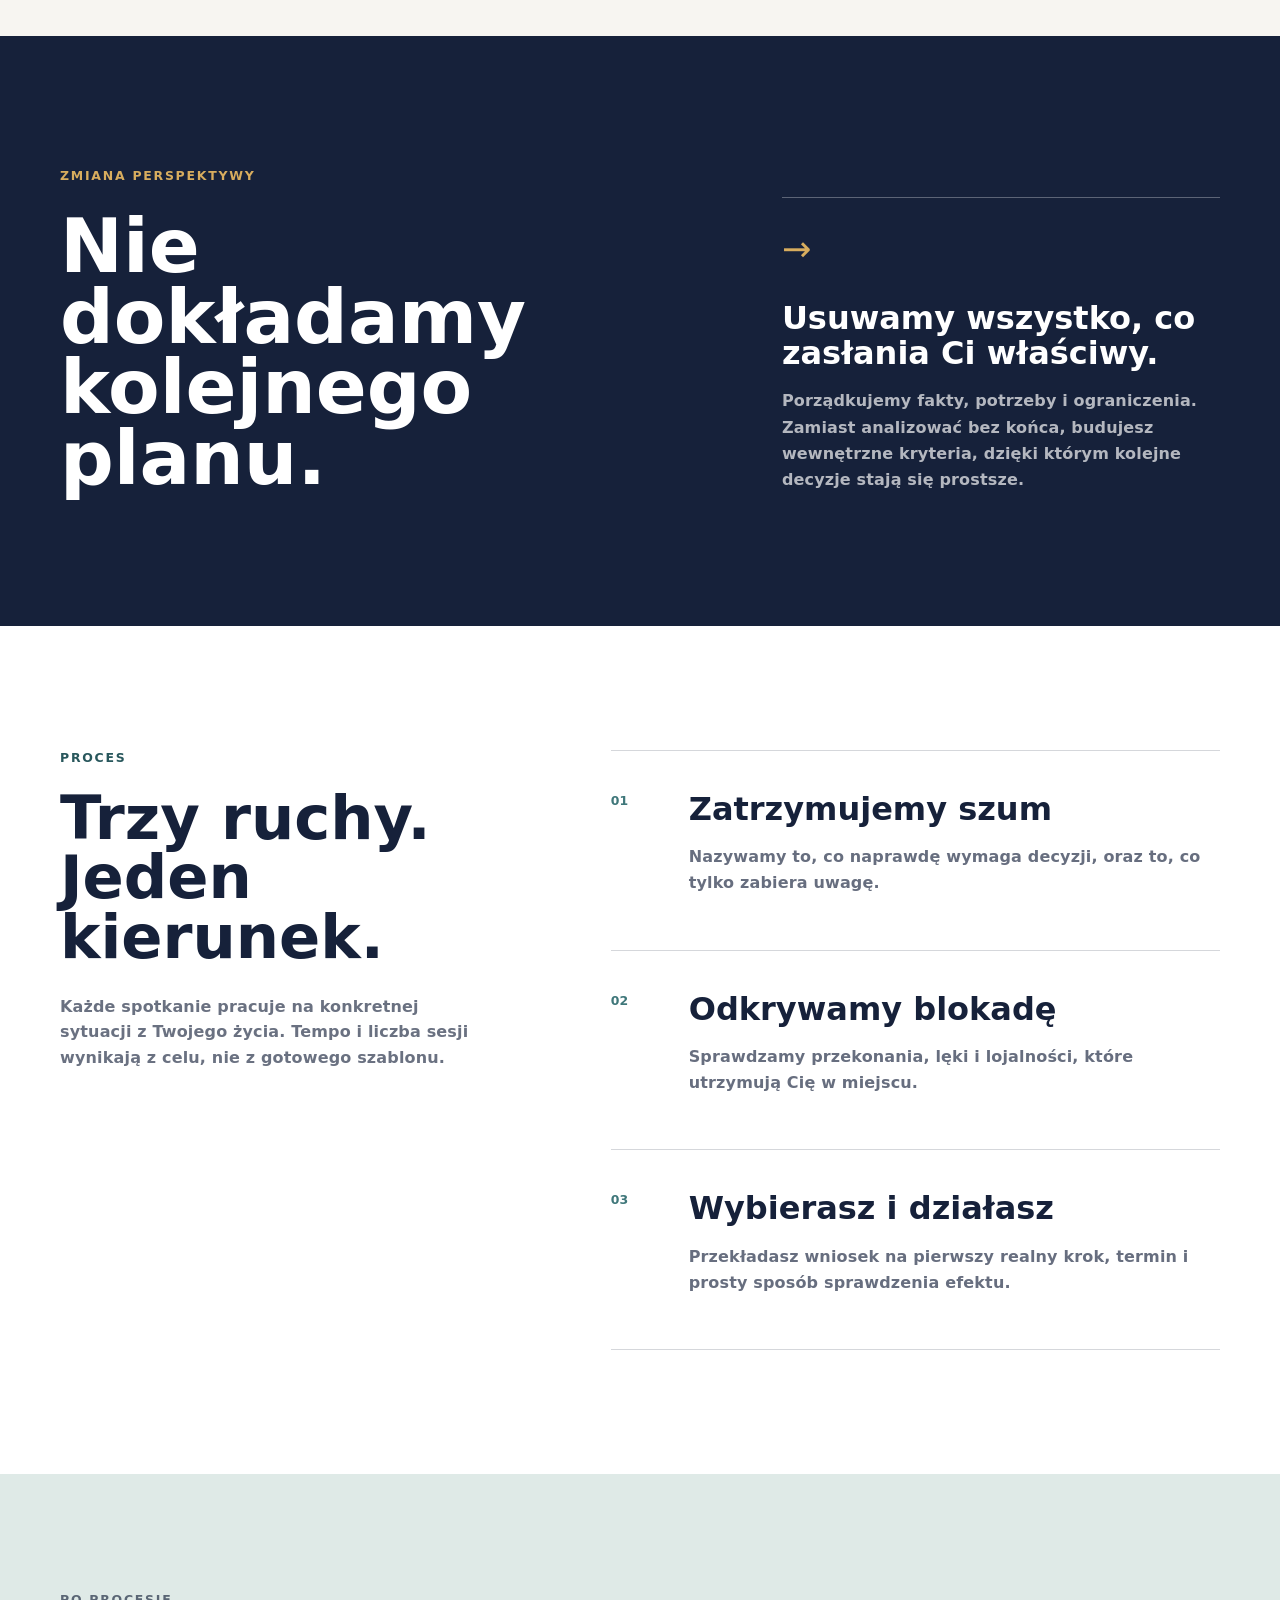
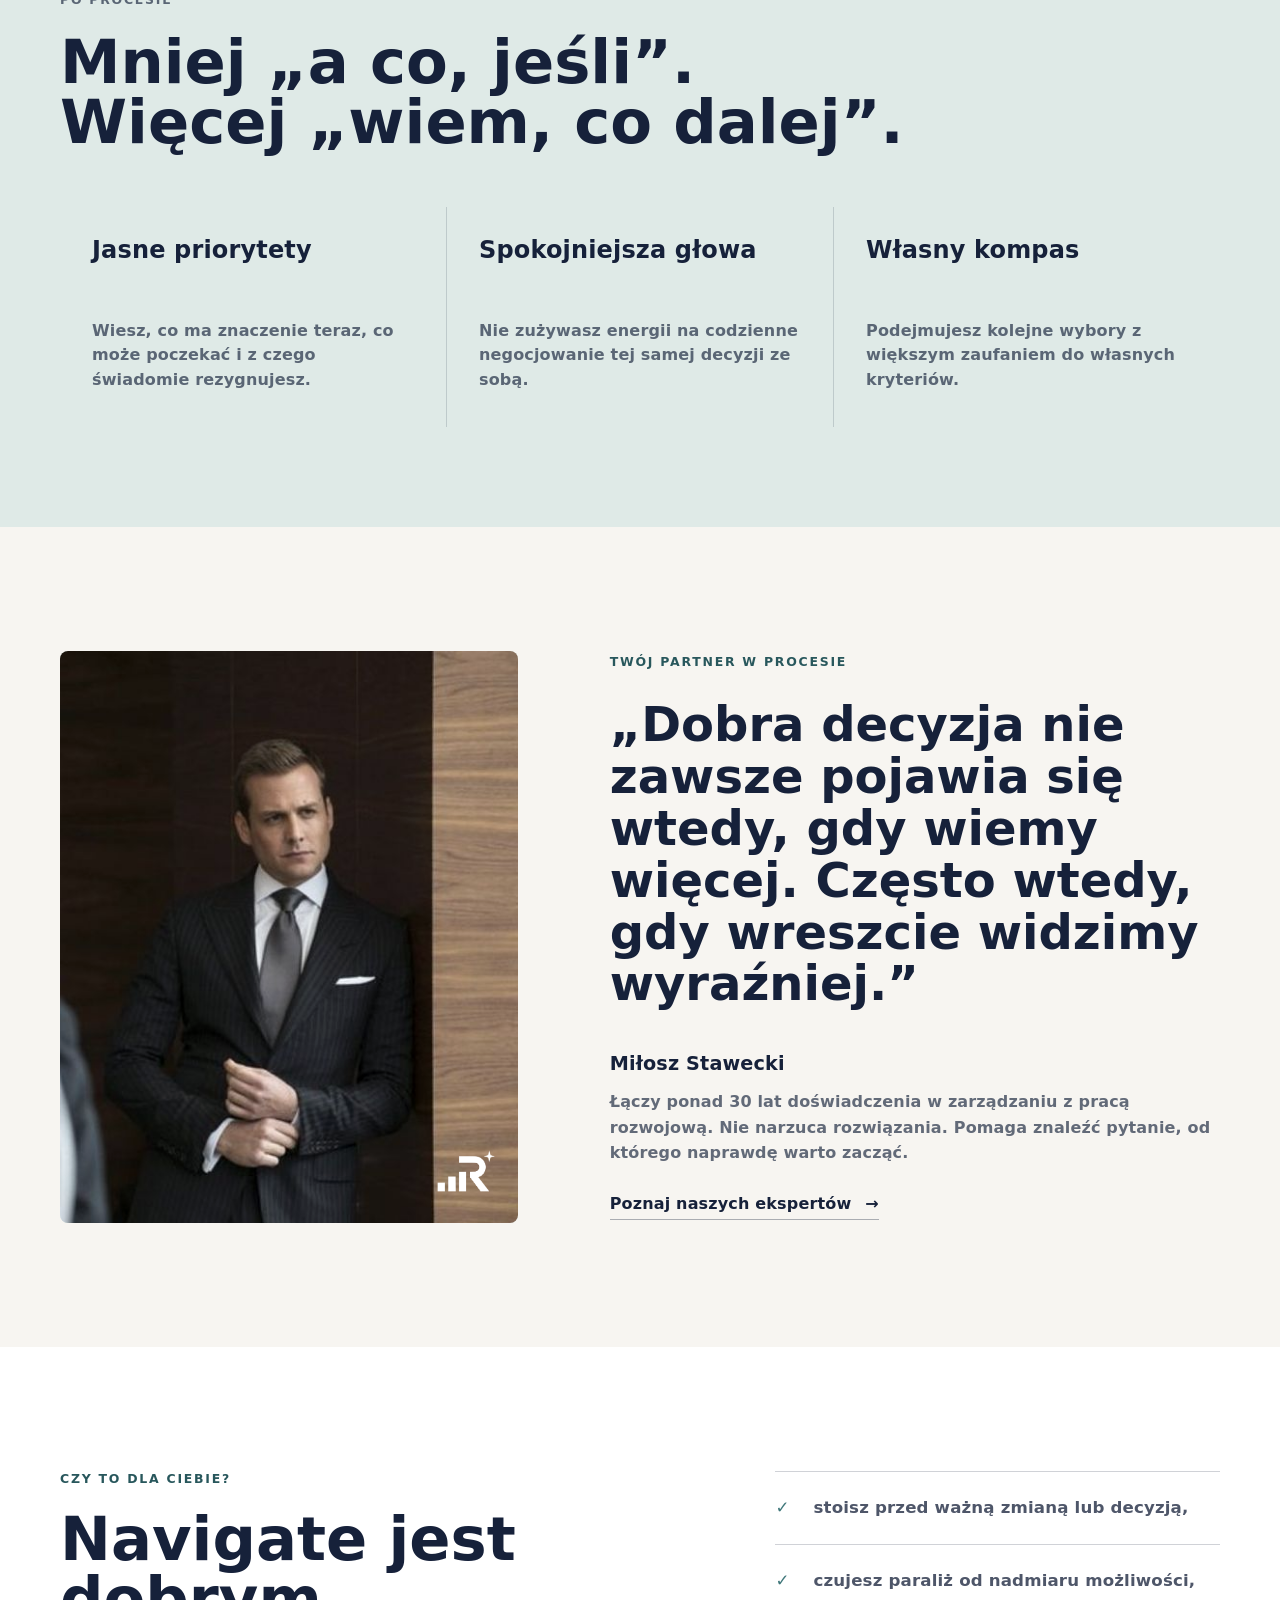
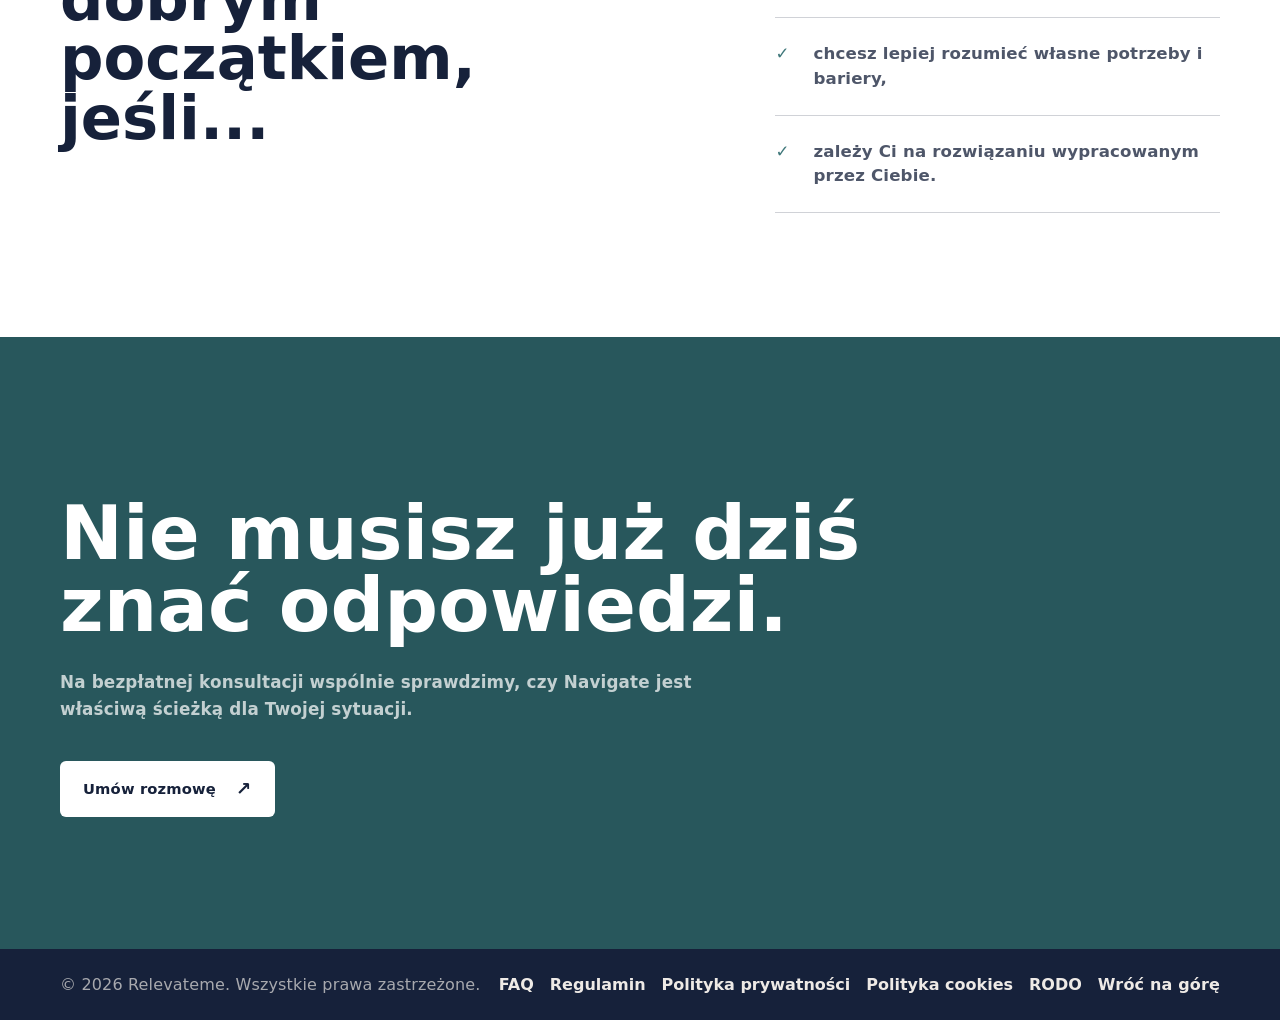
<file: pakiet-navigate.html>
<!DOCTYPE html>
<html lang="pl">
<head>
  <meta charset="UTF-8" />
  <meta name="viewport" content="width=device-width, initial-scale=1.0" />
  <meta name="description" content="Navigate - klasyczny coaching dla osób, które chcą uporządkować decyzje, odciąć szum i odzyskać jasny kierunek działania." />
  <title>Navigate - klasyczny coaching | Relevateme</title>
  <link rel="preconnect" href="https://fonts.googleapis.com" />
  <link rel="preconnect" href="https://fonts.gstatic.com" crossorigin />
  <link href="https://fonts.googleapis.com/css2?family=Manrope:wght@400;600;700;800;900&display=swap" rel="stylesheet" />
  <link rel="preload" href="styles.css?v=mentor-cta-placement-v1" as="style" />
  <link rel="stylesheet" href="styles.css?v=mentor-cta-placement-v1" />
  <script>
    window.GA_MEASUREMENT_IDS = {
      "sziperd.github.io": "G-4B11GWL714",
      "relevateme.pl": "G-EWMV19MZQ7",
      "www.relevateme.pl": "G-EWMV19MZQ7"
    };
  </script>
</head>
<body data-page="landing" data-package="navigate" data-preserve-meta>
  <header class="siteHeader" id="siteHeader">
    <div class="container nav__inner">
      <a class="brand" href="index.html#home" aria-label="">
        <img class="brand__logo" src="pictures/relevateme-icon.png" alt="" />
      </a>

      <nav class="nav__links" aria-label="">
        <a href="index.html#home" data-nav-key="home"></a>
        <div class="navDropdown" data-offer-dropdown>
          <button class="navDropdown__trigger" type="button" aria-expanded="false" aria-haspopup="true" aria-controls="offerDropdownMenu" data-nav-key="offer" data-offer-dropdown-trigger></button>
          <div class="navDropdown__menu" id="offerDropdownMenu">
            <a href="pakiet-navigate.html"><span>01</span><strong>Navigate</strong><small>klasyczny coaching</small></a>
            <a href="pakiet-elevate.html"><span>02</span><strong>Elevate</strong><small>work-life coaching</small></a>
            <a href="pakiet-relevate.html"><span>03</span><strong>Relevate</strong><small>work-life mentoring</small></a>
          </div>
        </div>
        <a href="index.html#formula" data-nav-key="formula"></a>
        <a href="index.html#eksperci" data-nav-key="experts"></a>
        <a href="index.html#pakiety" data-nav-key="quiz" data-open-quiz></a>
        <a href="index.html#wspolpraca" data-nav-key="cooperation" data-open-modal="cooperation"></a>
      </nav>

      <div class="nav__actions">
        <a class="btn btn--primary nav__cta" href="index.html#kontakt"></a>
        <button class="nav__toggle" id="navToggle" type="button" aria-label="" aria-expanded="false">
          <span></span>
          <span class="nav__toggleMid"></span>
          <span></span>
        </button>
      </div>
    </div>

    <div class="drawer" id="drawer" aria-hidden="true">
      <button class="drawer__backdrop" id="drawerBackdrop" type="button" aria-label=""></button>
      <div class="drawer__panel">
        <a href="index.html#home" class="drawer__link" data-nav-key="home"></a>
        <div class="drawerOffer">
          <button class="drawer__link drawerOffer__trigger" type="button" aria-expanded="false" aria-controls="drawerOfferList" data-nav-key="offer" data-drawer-offer-trigger></button>
          <div class="drawerOffer__list" id="drawerOfferList" aria-hidden="true" inert><div class="drawerOffer__items">
            <a href="pakiet-navigate.html">01 | Navigate</a>
            <a href="pakiet-elevate.html">02 | Elevate</a>
            <a href="pakiet-relevate.html">03 | Relevate</a>
          </div></div>
        </div>
        <a href="index.html#formula" class="drawer__link" data-nav-key="formula"></a>
        <a href="index.html#eksperci" class="drawer__link" data-nav-key="experts"></a>
        <a href="index.html#pakiety" class="drawer__link" data-nav-key="quiz" data-open-quiz></a>
        <a href="index.html#wspolpraca" class="drawer__link" data-nav-key="cooperation" data-open-modal="cooperation"></a>
        <a href="index.html#kontakt" class="btn btn--primary btn--wide"></a>
      </div>
    </div>
  </header>

  <main class="programPage">
    <section class="programHero">
      <div class="container programHero__inner">
        <div class="programHero__copy">
          <p class="programKicker"><span>01</span> Klasyczny coaching</p>
          <h1>Navigate</h1>
          <p class="programHero__promise">Z chaosu<br />do jasnej decyzji.</p>
          <p class="programHero__lead">Indywidualny proces dla osób, które nie potrzebują kolejnej opinii. Potrzebują przestrzeni, by usłyszeć własną.</p>
          <div class="programHero__conversion">
            <p class="mentorAvailability" data-mentor-availability role="status" hidden>
              <span class="mentorAvailability__dot" aria-hidden="true"></span>
              <span data-mentor-availability-text></span>
            </p>
            <div class="programHero__actions">
              <a class="programButton programButton--primary" href="index.html#kontakt">Umów bezpłatną konsultację <span aria-hidden="true">↗</span></a>
              <a class="programButton programButton--text" href="#proces">Zobacz, jak pracujemy <span aria-hidden="true">↓</span></a>
            </div>
          </div>
        </div>
        <aside class="programSnapshot" aria-label="Kiedy wybrać Navigate">
          <div class="programSnapshot__top"><span>01 / Navigate</span><strong>Właściwy wybór, gdy</strong></div>
          <p class="programSnapshot__statement">Każda opcja wydaje się równie dobra.</p>
          <ul class="programSnapshot__list">
            <li><span>01</span><p>ważna decyzja regularnie do Ciebie wraca,</p></li>
            <li><span>02</span><p>opinie innych zagłuszają własne kryteria,</p></li>
            <li><span>03</span><p>analiza nie prowadzi do konkretnego ruchu.</p></li>
          </ul>
          <div class="programSnapshot__outcome"><span>Efekt procesu</span><strong>Decyzja, za którą naprawdę stoisz.</strong></div>
        </aside>
      </div>
    </section>

    <nav class="programSwitcher" aria-label="Wybierz program">
      <div class="container programSwitcher__inner">
        <a class="is-current" href="pakiet-navigate.html" aria-current="page"><span>01</span> Navigate</a>
        <a href="pakiet-elevate.html"><span>02</span> Elevate</a>
        <a href="pakiet-relevate.html"><span>03</span> Relevate</a>
      </div>
    </nav>

    <section class="programMoment">
      <div class="container">
        <p class="programLabel">Twój moment</p>
        <h2>Wiesz, że coś musi się zmienić.<br />Nie wiesz jeszcze <em>co.</em></h2>
        <div class="programTensions">
          <p><span>01</span> Wracasz do tej samej decyzji, ale każda opcja ma równie długą listę „za” i „przeciw”.</p>
          <p><span>02</span> Cudze oczekiwania są tak głośne, że trudno odróżnić je od własnych potrzeb.</p>
          <p><span>03</span> Masz ambicję i możliwości, lecz brakuje Ci jednego kierunku, za którym możesz stanąć.</p>
        </div>
      </div>
    </section>

    <section class="programShift">
      <div class="container programShift__inner">
        <div><p class="programLabel">Zmiana perspektywy</p><h2>Nie dokładamy<br />kolejnego planu.</h2></div>
        <div class="programShift__answer"><span aria-hidden="true">→</span><h3>Usuwamy wszystko, co zasłania Ci właściwy.</h3><p>Porządkujemy fakty, potrzeby i ograniczenia. Zamiast analizować bez końca, budujesz wewnętrzne kryteria, dzięki którym kolejne decyzje stają się prostsze.</p></div>
      </div>
    </section>

    <section class="programJourney" id="proces">
      <div class="container programJourney__grid">
        <header><p class="programLabel">Proces</p><h2>Trzy ruchy.<br />Jeden kierunek.</h2><p>Każde spotkanie pracuje na konkretnej sytuacji z Twojego życia. Tempo i liczba sesji wynikają z celu, nie z gotowego szablonu.</p></header>
        <div class="programSteps">
          <article><span>01</span><div><h3>Zatrzymujemy szum</h3><p>Nazywamy to, co naprawdę wymaga decyzji, oraz to, co tylko zabiera uwagę.</p></div></article>
          <article><span>02</span><div><h3>Odkrywamy blokadę</h3><p>Sprawdzamy przekonania, lęki i lojalności, które utrzymują Cię w miejscu.</p></div></article>
          <article><span>03</span><div><h3>Wybierasz i działasz</h3><p>Przekładasz wniosek na pierwszy realny krok, termin i prosty sposób sprawdzenia efektu.</p></div></article>
        </div>
      </div>
    </section>

    <section class="programResults">
      <div class="container">
        <p class="programLabel">Po procesie</p>
        <h2>Mniej „a co, jeśli”.<br />Więcej „wiem, co dalej”.</h2>
        <div class="programResults__grid">
          <article><strong>Jasne priorytety</strong><p>Wiesz, co ma znaczenie teraz, co może poczekać i z czego świadomie rezygnujesz.</p></article>
          <article><strong>Spokojniejsza głowa</strong><p>Nie zużywasz energii na codzienne negocjowanie tej samej decyzji ze sobą.</p></article>
          <article><strong>Własny kompas</strong><p>Podejmujesz kolejne wybory z większym zaufaniem do własnych kryteriów.</p></article>
        </div>
      </div>
    </section>

    <section class="programGuide">
      <div class="container programGuide__grid">
        <div class="programGuide__portrait"><img src="pictures/expert_1_picture.jpg" alt="Miłosz Stawecki, ekspert Relevateme" /></div>
        <div class="programGuide__copy"><p class="programLabel">Twój partner w procesie</p><blockquote>„Dobra decyzja nie zawsze pojawia się wtedy, gdy wiemy więcej. Często wtedy, gdy wreszcie widzimy wyraźniej.”</blockquote><h3>Miłosz Stawecki</h3><p>Łączy ponad 30 lat doświadczenia w zarządzaniu z pracą rozwojową. Nie narzuca rozwiązania. Pomaga znaleźć pytanie, od którego naprawdę warto zacząć.</p><a href="index.html#eksperci">Poznaj naszych ekspertów <span aria-hidden="true">→</span></a></div>
      </div>
    </section>

    <section class="programFit">
      <div class="container programFit__grid">
        <div><p class="programLabel">Czy to dla Ciebie?</p><h2>Navigate jest dobrym początkiem, jeśli...</h2></div>
        <ul><li>stoisz przed ważną zmianą lub decyzją,</li><li>czujesz paraliż od nadmiaru możliwości,</li><li>chcesz lepiej rozumieć własne potrzeby i bariery,</li><li>zależy Ci na rozwiązaniu wypracowanym przez Ciebie.</li></ul>
      </div>
    </section>

    <section class="programFinal">
      <div class="container programFinal__inner">
        <h2>Nie musisz już dziś znać odpowiedzi.</h2>
        <p>Na bezpłatnej konsultacji wspólnie sprawdzimy, czy Navigate jest właściwą ścieżką dla Twojej sytuacji.</p>
        <a class="programButton programButton--light" href="index.html#kontakt">Umów rozmowę <span aria-hidden="true">↗</span></a>
      </div>
    </section>
  </main>

  <footer class="footer">
    <div class="container footer__inner">
      <p>© <span id="year"></span></p>
      <div class="footer__links">
        <button type="button" data-open-modal="faq"></button>
        <button type="button" data-open-modal="terms"></button>
        <button type="button" data-open-modal="privacy"></button>
        <button type="button" data-open-modal="cookies"></button>
        <button type="button" data-open-modal="rodo"></button>
        <a href="index.html#home"></a>
      </div>
    </div>
  </footer>

  <div class="siteModal" data-site-modal aria-hidden="true">
    <button class="siteModal__backdrop" type="button" data-modal-close aria-label=""></button>
    <section class="siteModal__panel" role="dialog" aria-modal="true" aria-labelledby="siteModalTitle">
      <button class="siteModal__close" type="button" data-modal-close aria-label="">x</button>
      <div class="siteModal__content" data-modal-content></div>
    </section>
  </div>

  <script src="content.js?v=program-pages-v2"></script>
  <script src="mentor-availability.js?v=1"></script>
  <script src="script.js?v=mentor-local-fix-v1"></script>
</body>
</html>
</file>
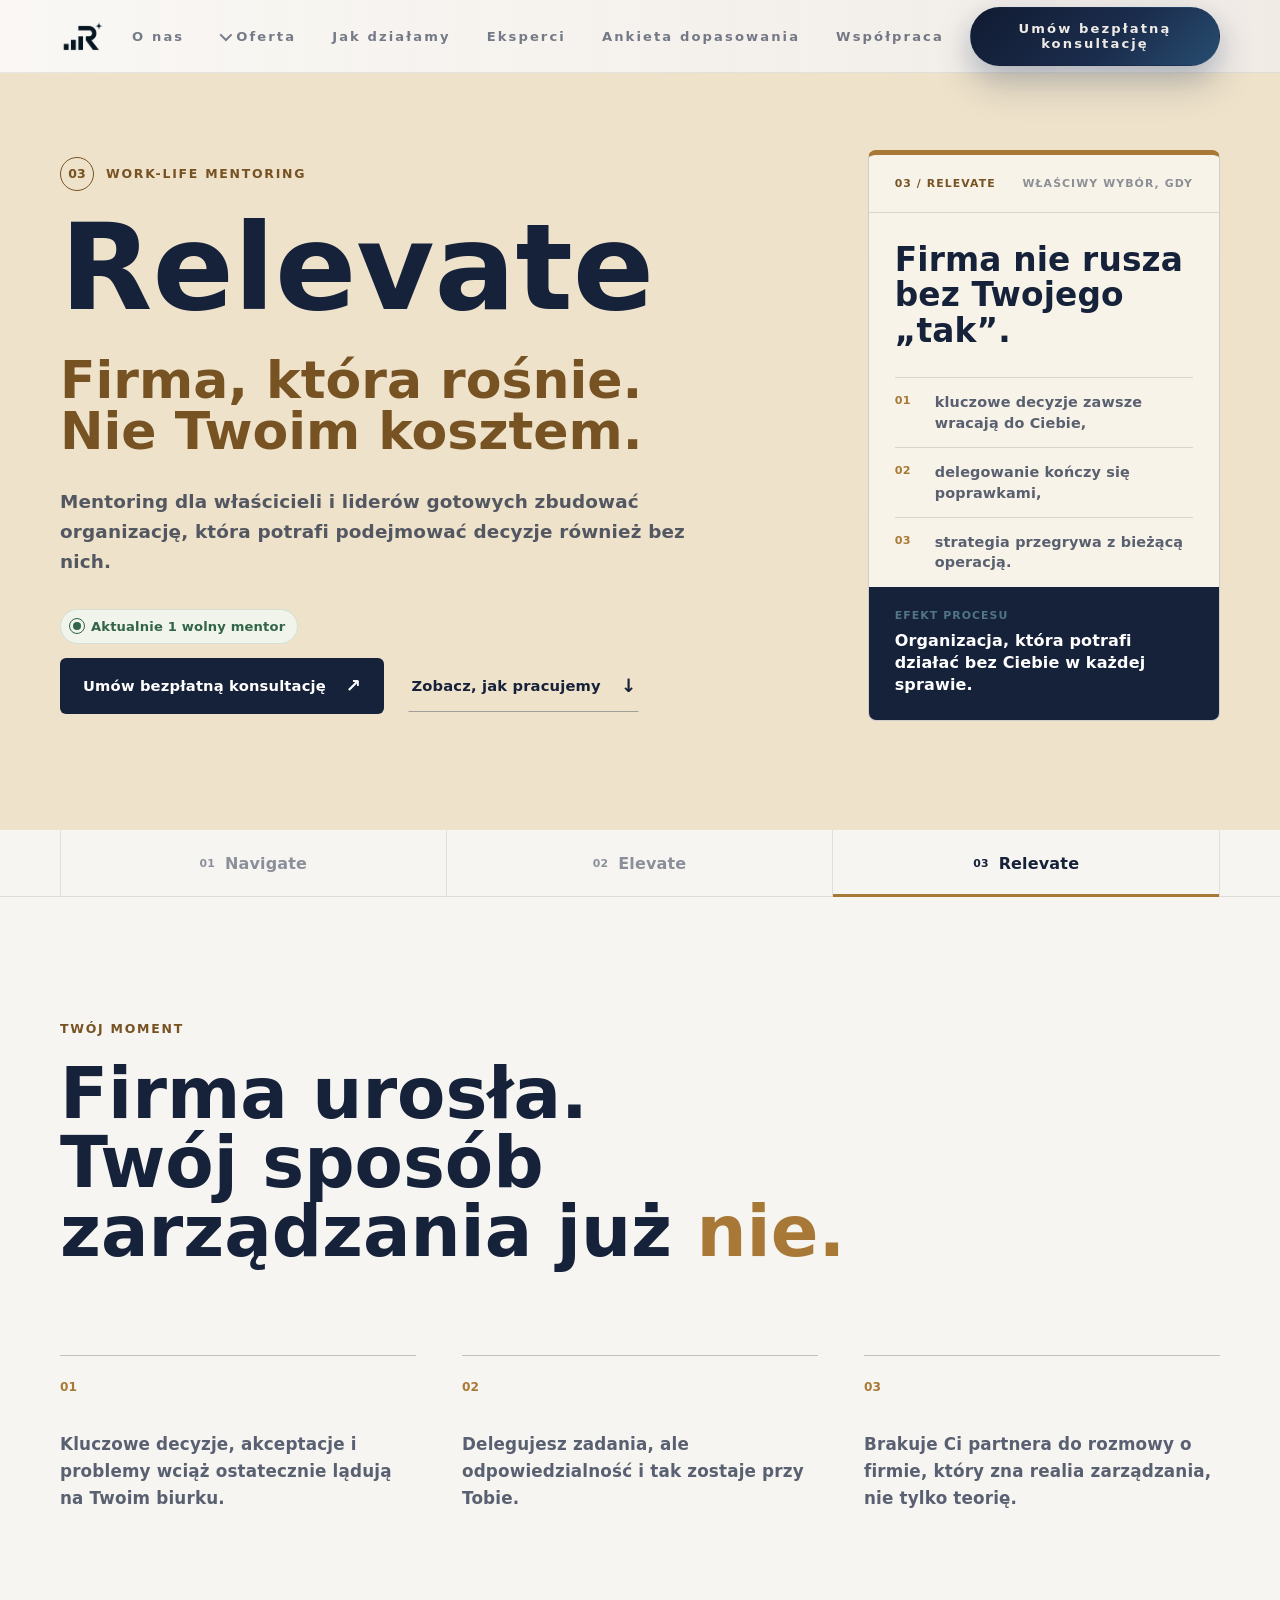
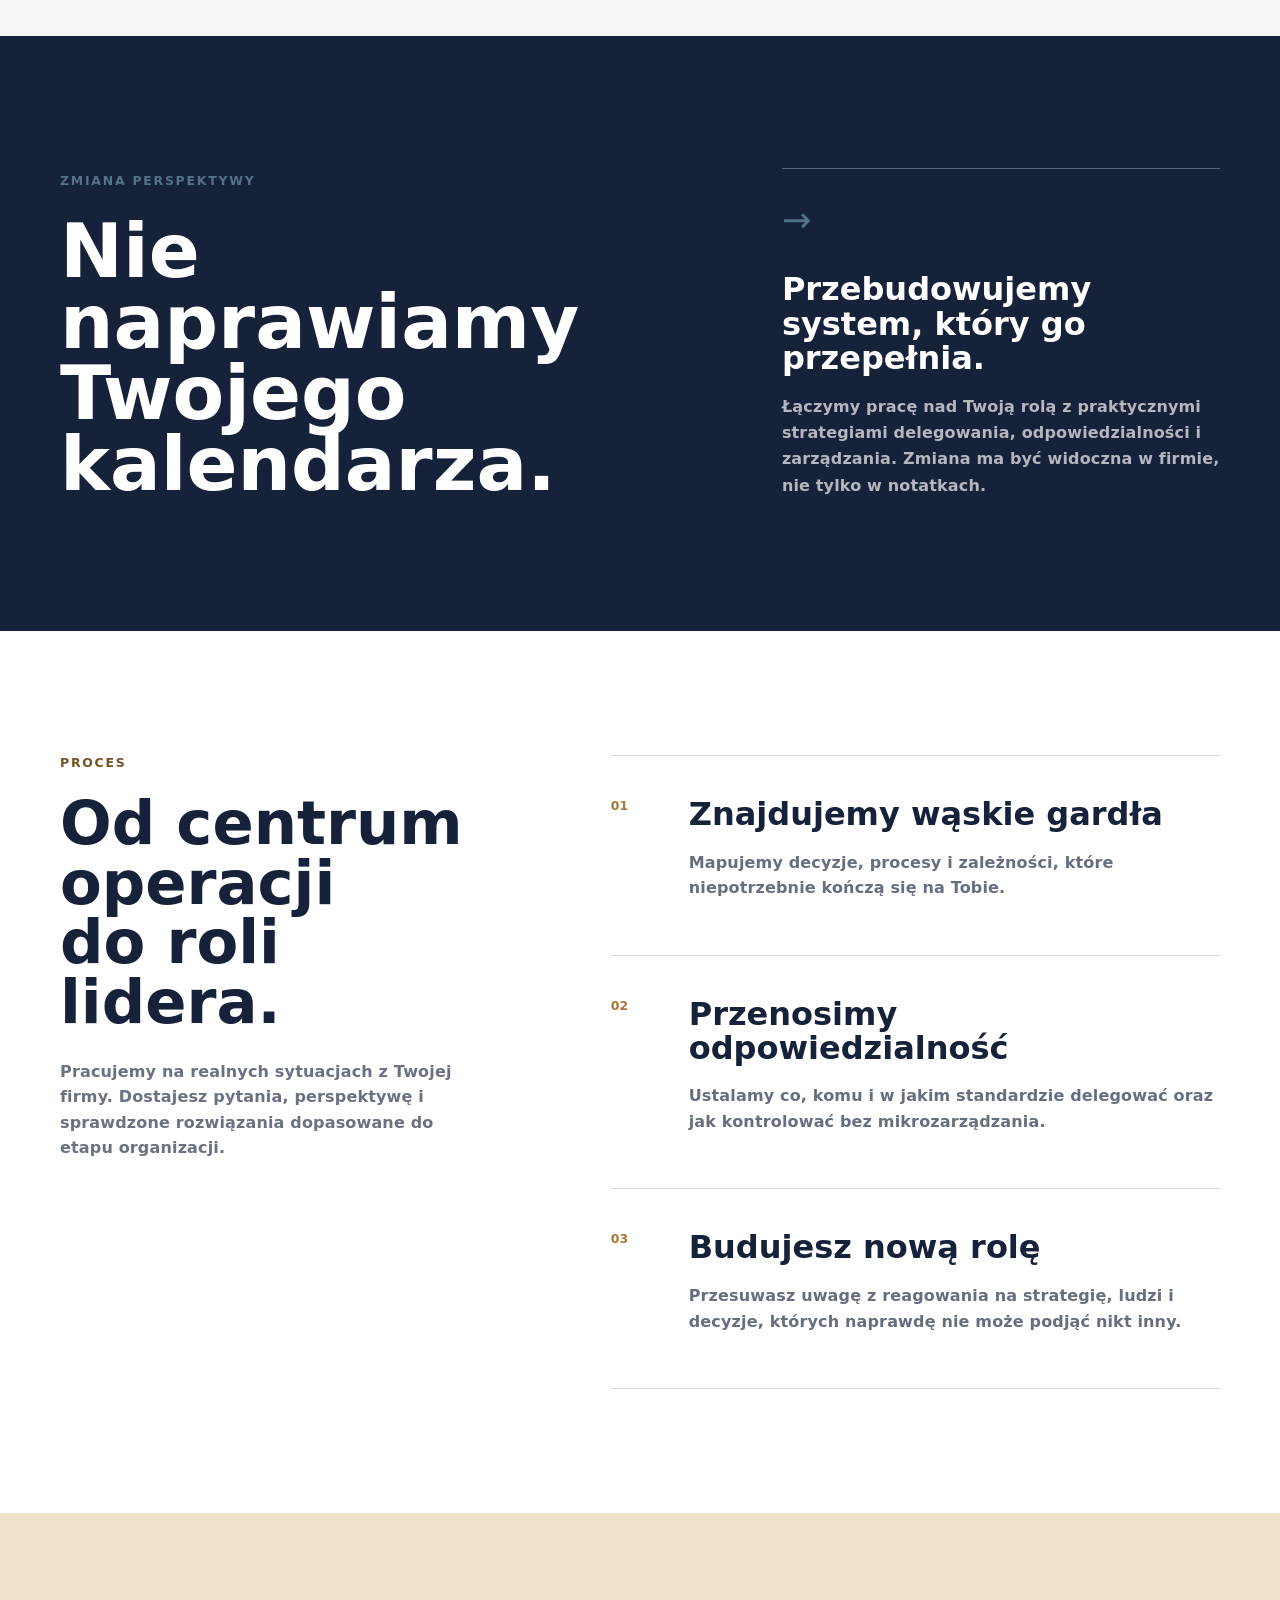
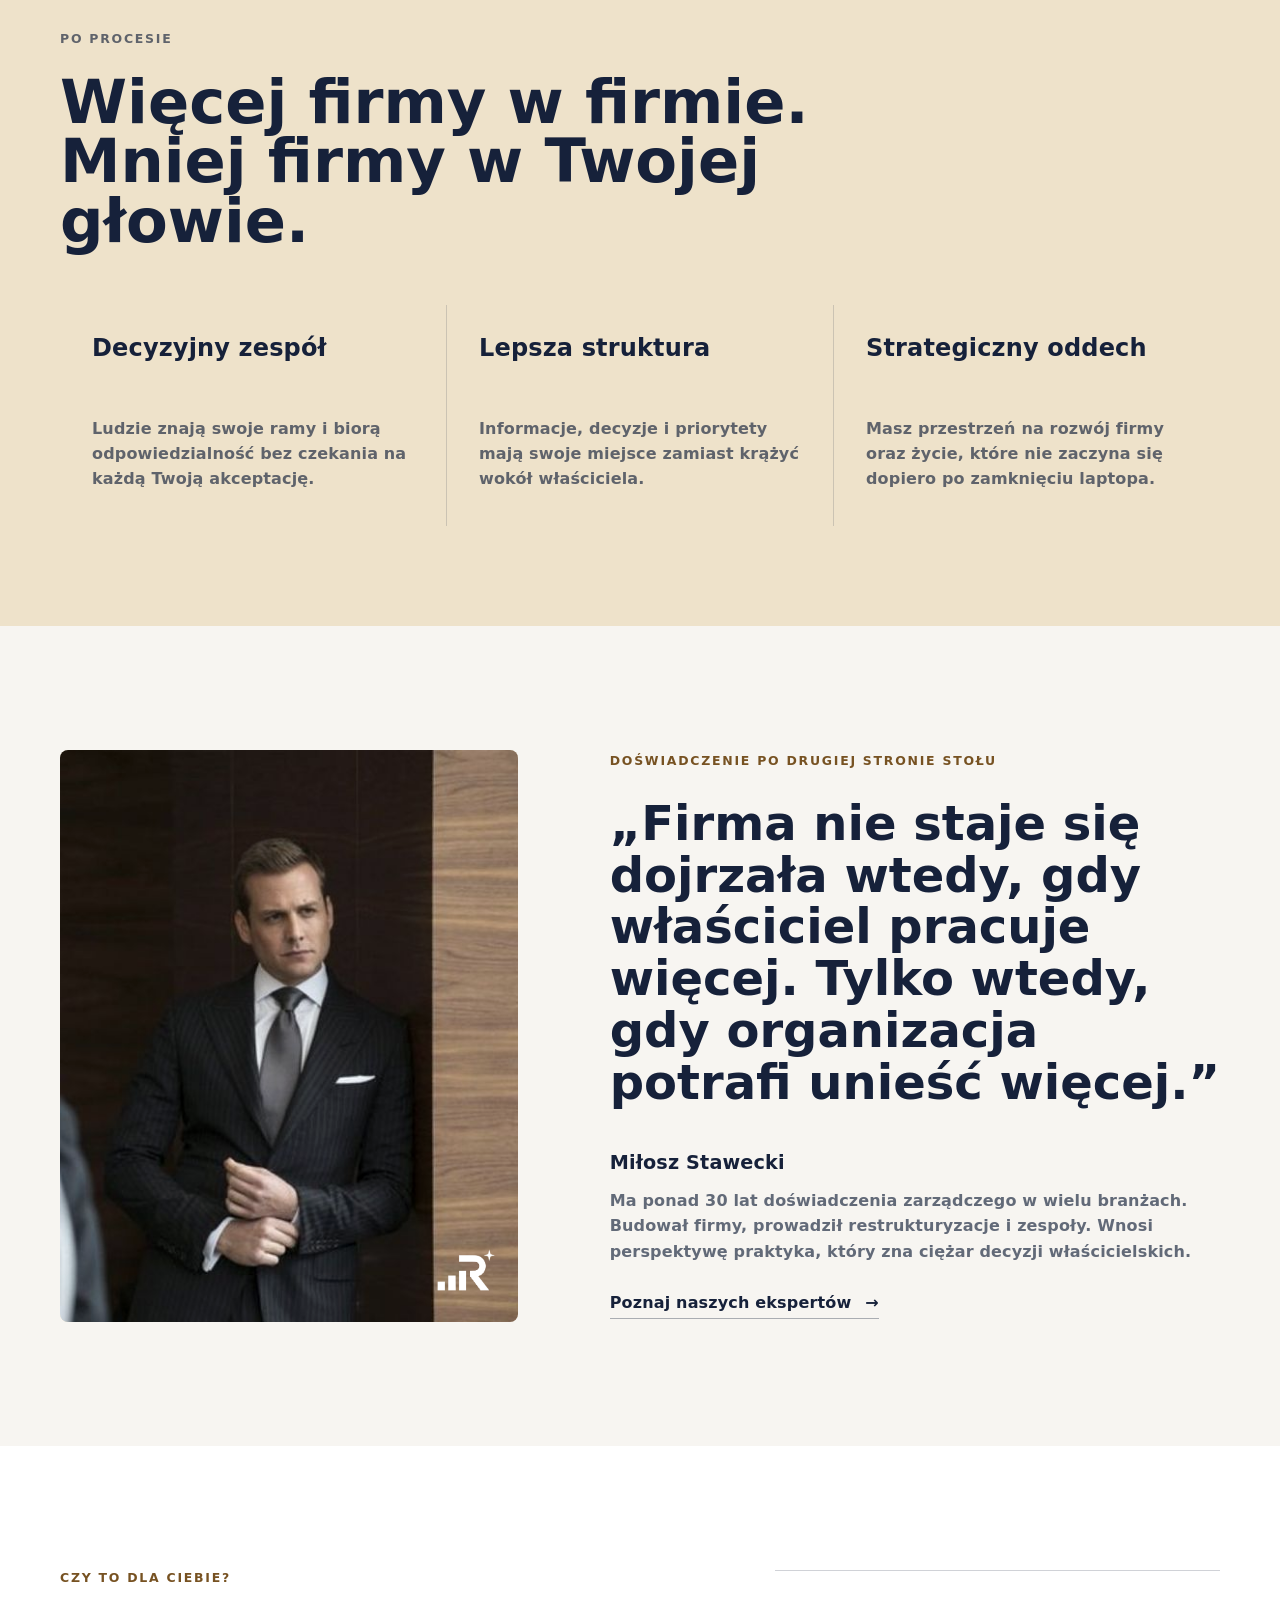
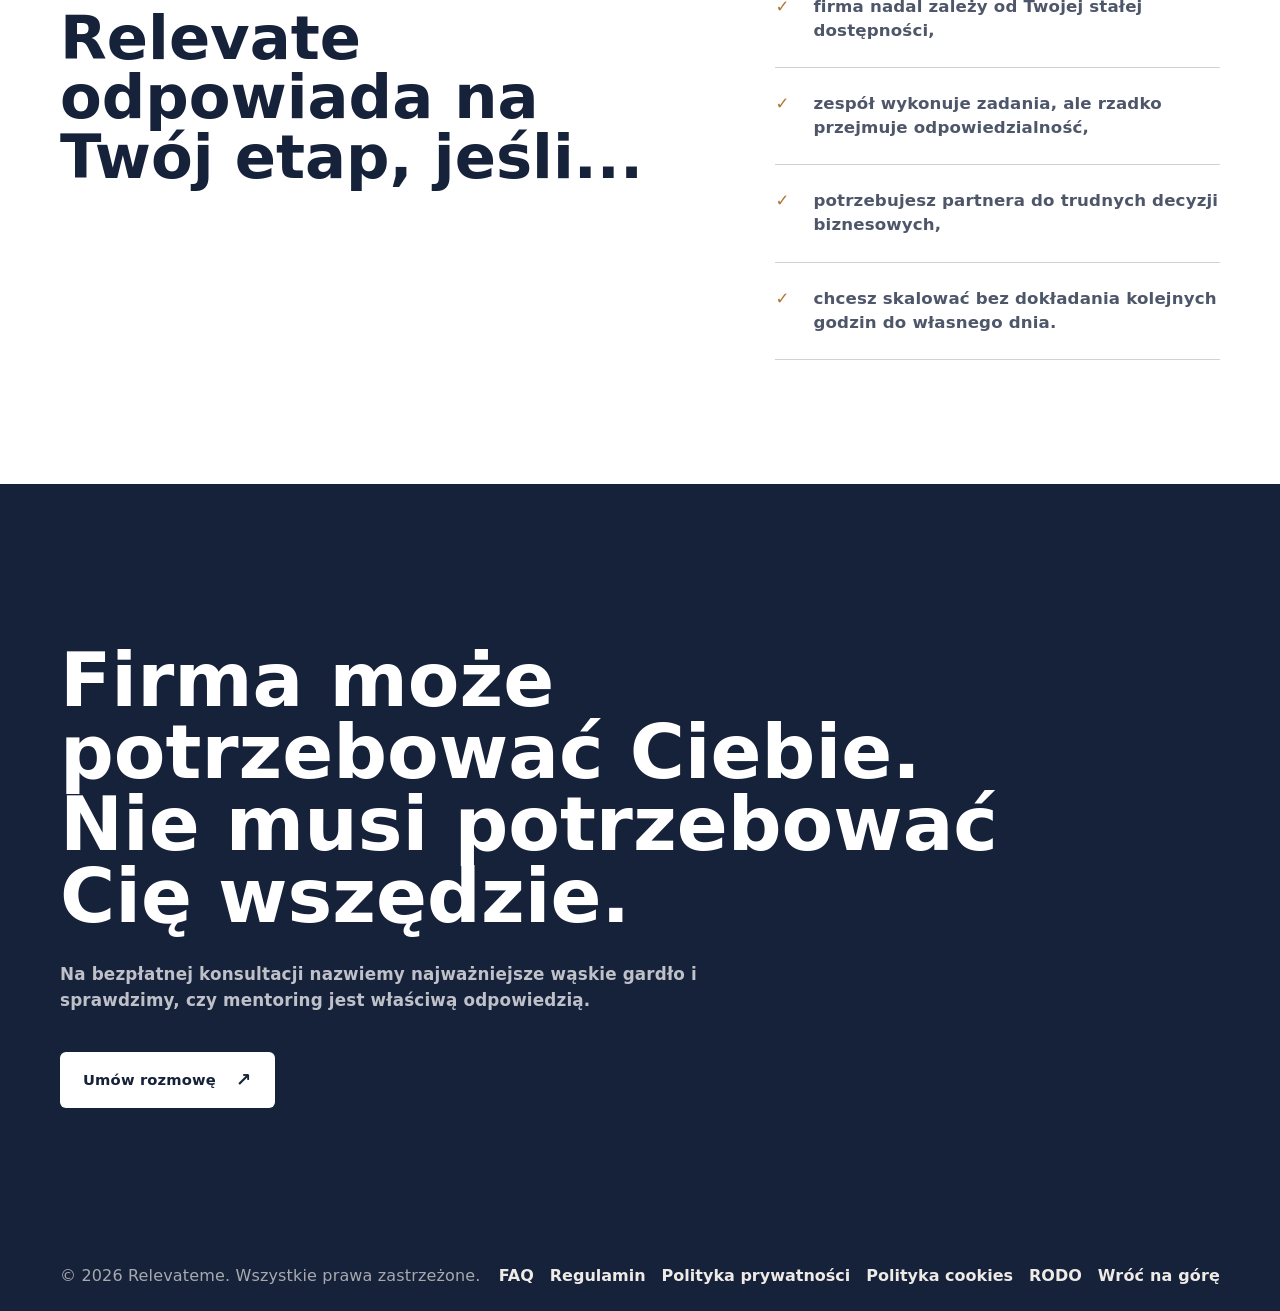
<file: pakiet-relevate.html>
<!DOCTYPE html>
<html lang="pl">
<head>
  <meta charset="UTF-8" />
  <meta name="viewport" content="width=device-width, initial-scale=1.0" />
  <meta name="description" content="Relevate - work-life mentoring dla właścicieli i liderów, którzy chcą skalować firmę bez bycia jej największym wąskim gardłem." />
  <title>Relevate - work-life mentoring | Relevateme</title>
  <link rel="preconnect" href="https://fonts.googleapis.com" />
  <link rel="preconnect" href="https://fonts.gstatic.com" crossorigin />
  <link href="https://fonts.googleapis.com/css2?family=Manrope:wght@400;600;700;800;900&display=swap" rel="stylesheet" />
  <link rel="preload" href="styles.css?v=mentor-cta-placement-v1" as="style" />
  <link rel="stylesheet" href="styles.css?v=mentor-cta-placement-v1" />
  <script>
    window.GA_MEASUREMENT_IDS = {
      "sziperd.github.io": "G-4B11GWL714",
      "relevateme.pl": "G-EWMV19MZQ7",
      "www.relevateme.pl": "G-EWMV19MZQ7"
    };
  </script>
</head>
<body data-page="landing" data-package="relevate" data-preserve-meta>
  <header class="siteHeader" id="siteHeader">
    <div class="container nav__inner">
      <a class="brand" href="index.html#home" aria-label=""><img class="brand__logo" src="pictures/relevateme-icon.png" alt="" /></a>
      <nav class="nav__links" aria-label="">
        <a href="index.html#home" data-nav-key="home"></a>
        <div class="navDropdown" data-offer-dropdown>
          <button class="navDropdown__trigger" type="button" aria-expanded="false" aria-haspopup="true" aria-controls="offerDropdownMenu" data-nav-key="offer" data-offer-dropdown-trigger></button>
          <div class="navDropdown__menu" id="offerDropdownMenu">
            <a href="pakiet-navigate.html"><span>01</span><strong>Navigate</strong><small>klasyczny coaching</small></a>
            <a href="pakiet-elevate.html"><span>02</span><strong>Elevate</strong><small>work-life coaching</small></a>
            <a href="pakiet-relevate.html"><span>03</span><strong>Relevate</strong><small>work-life mentoring</small></a>
          </div>
        </div>
        <a href="index.html#formula" data-nav-key="formula"></a>
        <a href="index.html#eksperci" data-nav-key="experts"></a>
        <a href="index.html#pakiety" data-nav-key="quiz" data-open-quiz></a>
        <a href="index.html#wspolpraca" data-nav-key="cooperation" data-open-modal="cooperation"></a>
      </nav>
      <div class="nav__actions">
        <a class="btn btn--primary nav__cta" href="index.html#kontakt"></a>
        <button class="nav__toggle" id="navToggle" type="button" aria-label="" aria-expanded="false"><span></span><span class="nav__toggleMid"></span><span></span></button>
      </div>
    </div>
    <div class="drawer" id="drawer" aria-hidden="true">
      <button class="drawer__backdrop" id="drawerBackdrop" type="button" aria-label=""></button>
      <div class="drawer__panel">
        <a href="index.html#home" class="drawer__link" data-nav-key="home"></a>
        <div class="drawerOffer"><button class="drawer__link drawerOffer__trigger" type="button" aria-expanded="false" aria-controls="drawerOfferList" data-nav-key="offer" data-drawer-offer-trigger></button><div class="drawerOffer__list" id="drawerOfferList" aria-hidden="true" inert><div class="drawerOffer__items"><a href="pakiet-navigate.html">01 | Navigate</a><a href="pakiet-elevate.html">02 | Elevate</a><a href="pakiet-relevate.html">03 | Relevate</a></div></div></div>
        <a href="index.html#formula" class="drawer__link" data-nav-key="formula"></a>
        <a href="index.html#eksperci" class="drawer__link" data-nav-key="experts"></a>
        <a href="index.html#pakiety" class="drawer__link" data-nav-key="quiz" data-open-quiz></a>
        <a href="index.html#wspolpraca" class="drawer__link" data-nav-key="cooperation" data-open-modal="cooperation"></a>
        <a href="index.html#kontakt" class="btn btn--primary btn--wide"></a>
      </div>
    </div>
  </header>

  <main class="programPage">
    <section class="programHero">
      <div class="container programHero__inner">
        <div class="programHero__copy">
          <p class="programKicker"><span>03</span> Work-life mentoring</p>
          <h1>Relevate</h1>
          <p class="programHero__promise">Firma, która rośnie.<br />Nie Twoim kosztem.</p>
          <p class="programHero__lead">Mentoring dla właścicieli i liderów gotowych zbudować organizację, która potrafi podejmować decyzje również bez nich.</p>
          <div class="programHero__conversion">
            <p class="mentorAvailability" data-mentor-availability role="status" hidden>
              <span class="mentorAvailability__dot" aria-hidden="true"></span>
              <span data-mentor-availability-text></span>
            </p>
            <div class="programHero__actions">
              <a class="programButton programButton--primary" href="index.html#kontakt">Umów bezpłatną konsultację <span aria-hidden="true">↗</span></a>
              <a class="programButton programButton--text" href="#proces">Zobacz, jak pracujemy <span aria-hidden="true">↓</span></a>
            </div>
          </div>
        </div>
        <aside class="programSnapshot" aria-label="Kiedy wybrać Relevate">
          <div class="programSnapshot__top"><span>03 / Relevate</span><strong>Właściwy wybór, gdy</strong></div>
          <p class="programSnapshot__statement">Firma nie rusza bez Twojego „tak”.</p>
          <ul class="programSnapshot__list">
            <li><span>01</span><p>kluczowe decyzje zawsze wracają do Ciebie,</p></li>
            <li><span>02</span><p>delegowanie kończy się poprawkami,</p></li>
            <li><span>03</span><p>strategia przegrywa z bieżącą operacją.</p></li>
          </ul>
          <div class="programSnapshot__outcome"><span>Efekt procesu</span><strong>Organizacja, która potrafi działać bez Ciebie w każdej sprawie.</strong></div>
        </aside>
      </div>
    </section>

    <nav class="programSwitcher" aria-label="Wybierz program">
      <div class="container programSwitcher__inner">
        <a href="pakiet-navigate.html"><span>01</span> Navigate</a>
        <a href="pakiet-elevate.html"><span>02</span> Elevate</a>
        <a class="is-current" href="pakiet-relevate.html" aria-current="page"><span>03</span> Relevate</a>
      </div>
    </nav>

    <section class="programMoment">
      <div class="container">
        <p class="programLabel">Twój moment</p>
        <h2>Firma urosła.<br />Twój sposób zarządzania już <em>nie.</em></h2>
        <div class="programTensions">
          <p><span>01</span> Kluczowe decyzje, akceptacje i problemy wciąż ostatecznie lądują na Twoim biurku.</p>
          <p><span>02</span> Delegujesz zadania, ale odpowiedzialność i tak zostaje przy Tobie.</p>
          <p><span>03</span> Brakuje Ci partnera do rozmowy o firmie, który zna realia zarządzania, nie tylko teorię.</p>
        </div>
      </div>
    </section>

    <section class="programShift">
      <div class="container programShift__inner">
        <div><p class="programLabel">Zmiana perspektywy</p><h2>Nie naprawiamy<br />Twojego kalendarza.</h2></div>
        <div class="programShift__answer"><span aria-hidden="true">→</span><h3>Przebudowujemy system, który go przepełnia.</h3><p>Łączymy pracę nad Twoją rolą z praktycznymi strategiami delegowania, odpowiedzialności i zarządzania. Zmiana ma być widoczna w firmie, nie tylko w notatkach.</p></div>
      </div>
    </section>

    <section class="programJourney" id="proces">
      <div class="container programJourney__grid">
        <header><p class="programLabel">Proces</p><h2>Od centrum operacji<br />do roli lidera.</h2><p>Pracujemy na realnych sytuacjach z Twojej firmy. Dostajesz pytania, perspektywę i sprawdzone rozwiązania dopasowane do etapu organizacji.</p></header>
        <div class="programSteps">
          <article><span>01</span><div><h3>Znajdujemy wąskie gardła</h3><p>Mapujemy decyzje, procesy i zależności, które niepotrzebnie kończą się na Tobie.</p></div></article>
          <article><span>02</span><div><h3>Przenosimy odpowiedzialność</h3><p>Ustalamy co, komu i w jakim standardzie delegować oraz jak kontrolować bez mikrozarządzania.</p></div></article>
          <article><span>03</span><div><h3>Budujesz nową rolę</h3><p>Przesuwasz uwagę z reagowania na strategię, ludzi i decyzje, których naprawdę nie może podjąć nikt inny.</p></div></article>
        </div>
      </div>
    </section>

    <section class="programResults">
      <div class="container">
        <p class="programLabel">Po procesie</p>
        <h2>Więcej firmy w firmie.<br />Mniej firmy w Twojej głowie.</h2>
        <div class="programResults__grid">
          <article><strong>Decyzyjny zespół</strong><p>Ludzie znają swoje ramy i biorą odpowiedzialność bez czekania na każdą Twoją akceptację.</p></article>
          <article><strong>Lepsza struktura</strong><p>Informacje, decyzje i priorytety mają swoje miejsce zamiast krążyć wokół właściciela.</p></article>
          <article><strong>Strategiczny oddech</strong><p>Masz przestrzeń na rozwój firmy oraz życie, które nie zaczyna się dopiero po zamknięciu laptopa.</p></article>
        </div>
      </div>
    </section>

    <section class="programGuide">
      <div class="container programGuide__grid">
        <div class="programGuide__portrait"><img src="pictures/expert_1_picture.jpg" alt="Miłosz Stawecki, ekspert Relevateme" /></div>
        <div class="programGuide__copy"><p class="programLabel">Doświadczenie po drugiej stronie stołu</p><blockquote>„Firma nie staje się dojrzała wtedy, gdy właściciel pracuje więcej. Tylko wtedy, gdy organizacja potrafi unieść więcej.”</blockquote><h3>Miłosz Stawecki</h3><p>Ma ponad 30 lat doświadczenia zarządczego w wielu branżach. Budował firmy, prowadził restrukturyzacje i zespoły. Wnosi perspektywę praktyka, który zna ciężar decyzji właścicielskich.</p><a href="index.html#eksperci">Poznaj naszych ekspertów <span aria-hidden="true">→</span></a></div>
      </div>
    </section>

    <section class="programFit">
      <div class="container programFit__grid">
        <div><p class="programLabel">Czy to dla Ciebie?</p><h2>Relevate odpowiada na Twój etap, jeśli...</h2></div>
        <ul><li>firma nadal zależy od Twojej stałej dostępności,</li><li>zespół wykonuje zadania, ale rzadko przejmuje odpowiedzialność,</li><li>potrzebujesz partnera do trudnych decyzji biznesowych,</li><li>chcesz skalować bez dokładania kolejnych godzin do własnego dnia.</li></ul>
      </div>
    </section>

    <section class="programFinal">
      <div class="container programFinal__inner">
        <h2>Firma może potrzebować Ciebie. Nie musi potrzebować Cię wszędzie.</h2>
        <p>Na bezpłatnej konsultacji nazwiemy najważniejsze wąskie gardło i sprawdzimy, czy mentoring jest właściwą odpowiedzią.</p>
        <a class="programButton programButton--light" href="index.html#kontakt">Umów rozmowę <span aria-hidden="true">↗</span></a>
      </div>
    </section>
  </main>

  <footer class="footer"><div class="container footer__inner"><p>© <span id="year"></span></p><div class="footer__links"><button type="button" data-open-modal="faq"></button><button type="button" data-open-modal="terms"></button><button type="button" data-open-modal="privacy"></button><button type="button" data-open-modal="cookies"></button><button type="button" data-open-modal="rodo"></button><a href="index.html#home"></a></div></div></footer>
  <div class="siteModal" data-site-modal aria-hidden="true"><button class="siteModal__backdrop" type="button" data-modal-close aria-label=""></button><section class="siteModal__panel" role="dialog" aria-modal="true" aria-labelledby="siteModalTitle"><button class="siteModal__close" type="button" data-modal-close aria-label="">x</button><div class="siteModal__content" data-modal-content></div></section></div>
  <script src="content.js?v=program-pages-v2"></script>
  <script src="mentor-availability.js?v=1"></script>
  <script src="script.js?v=mentor-local-fix-v1"></script>
</body>
</html>
</file>
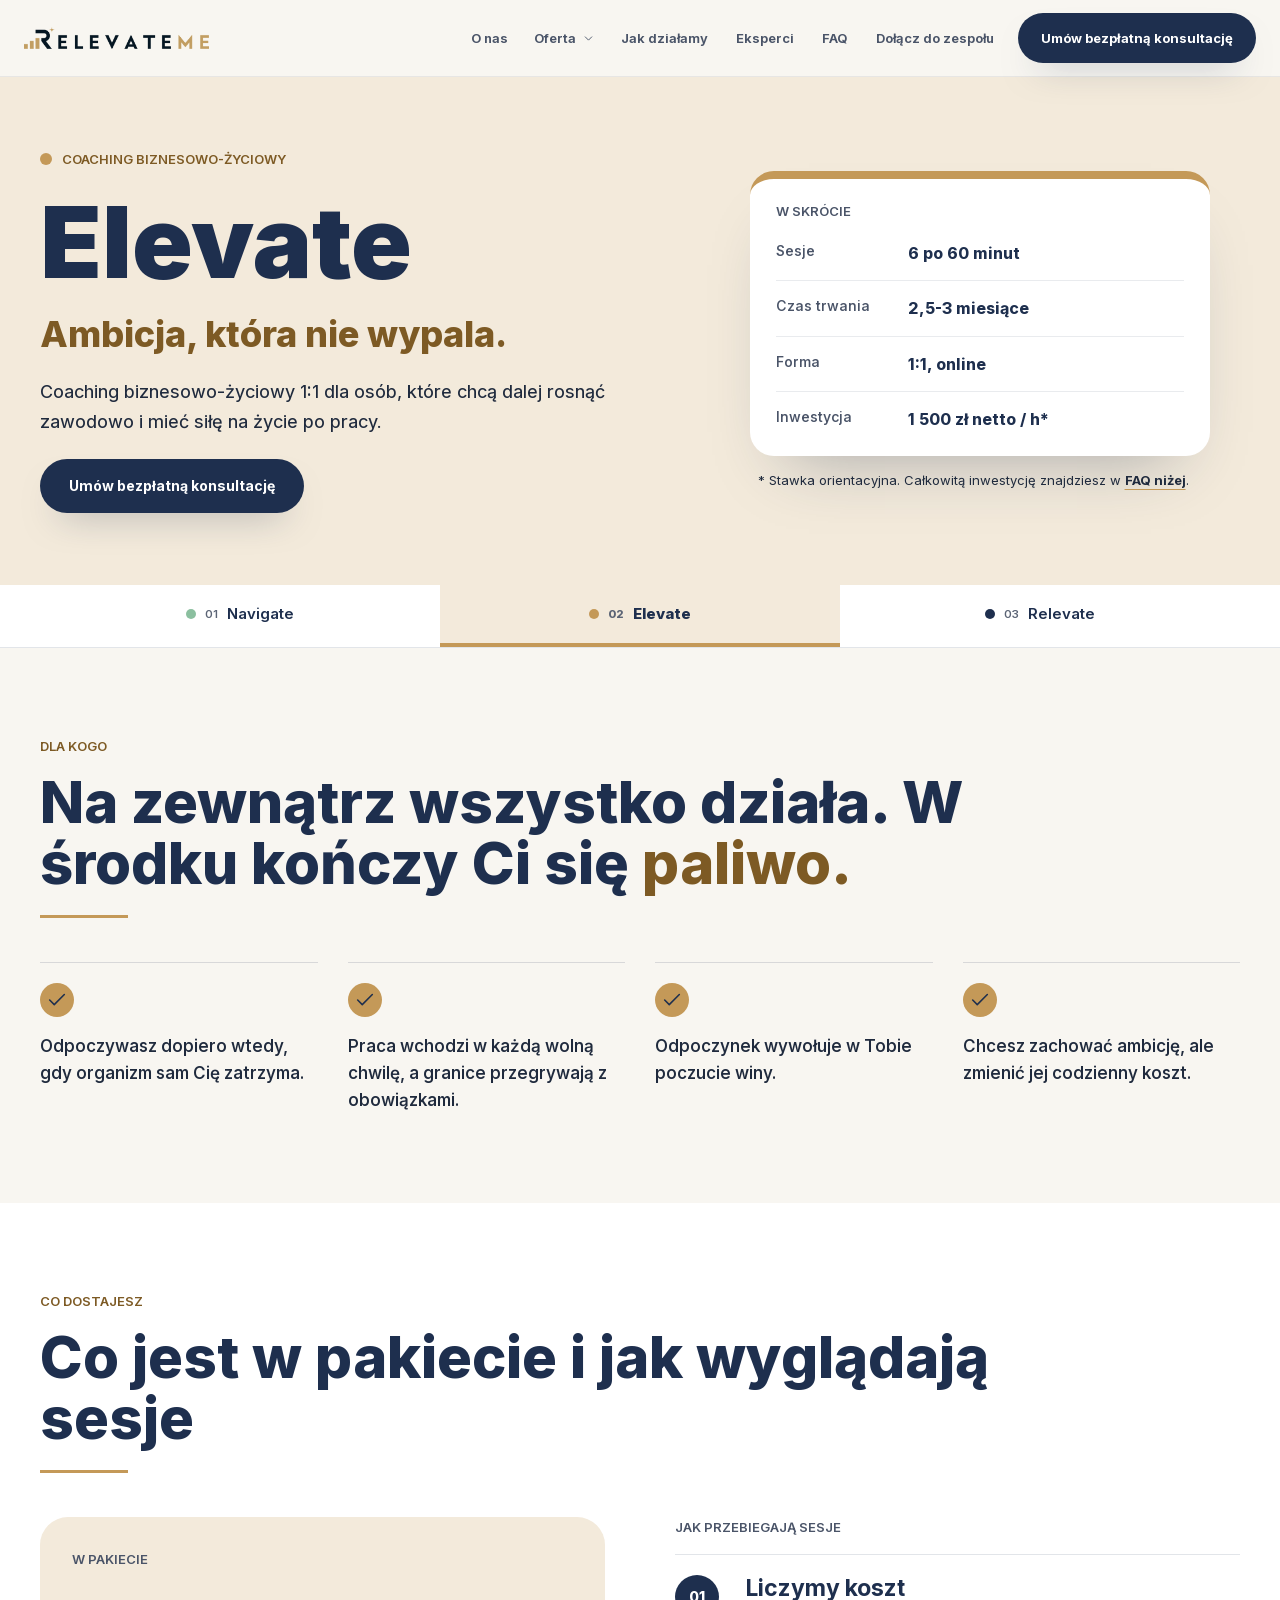
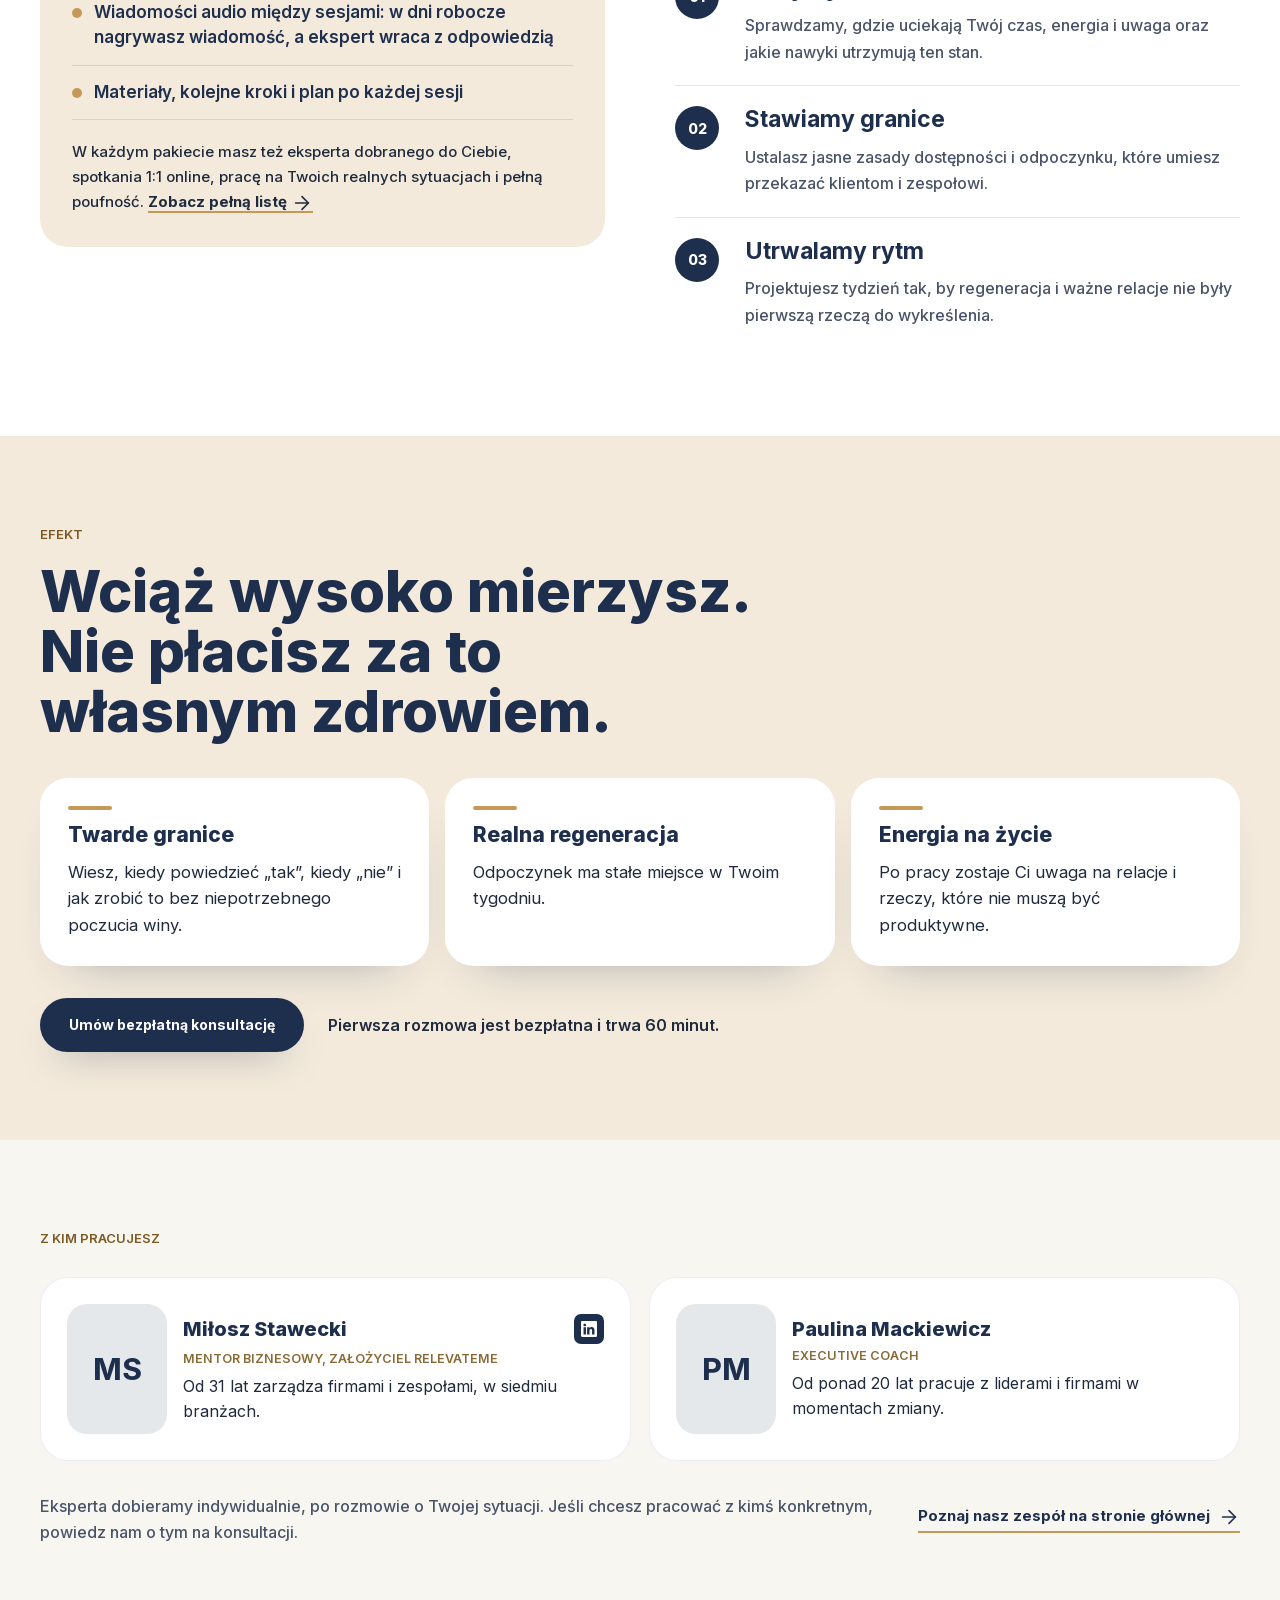
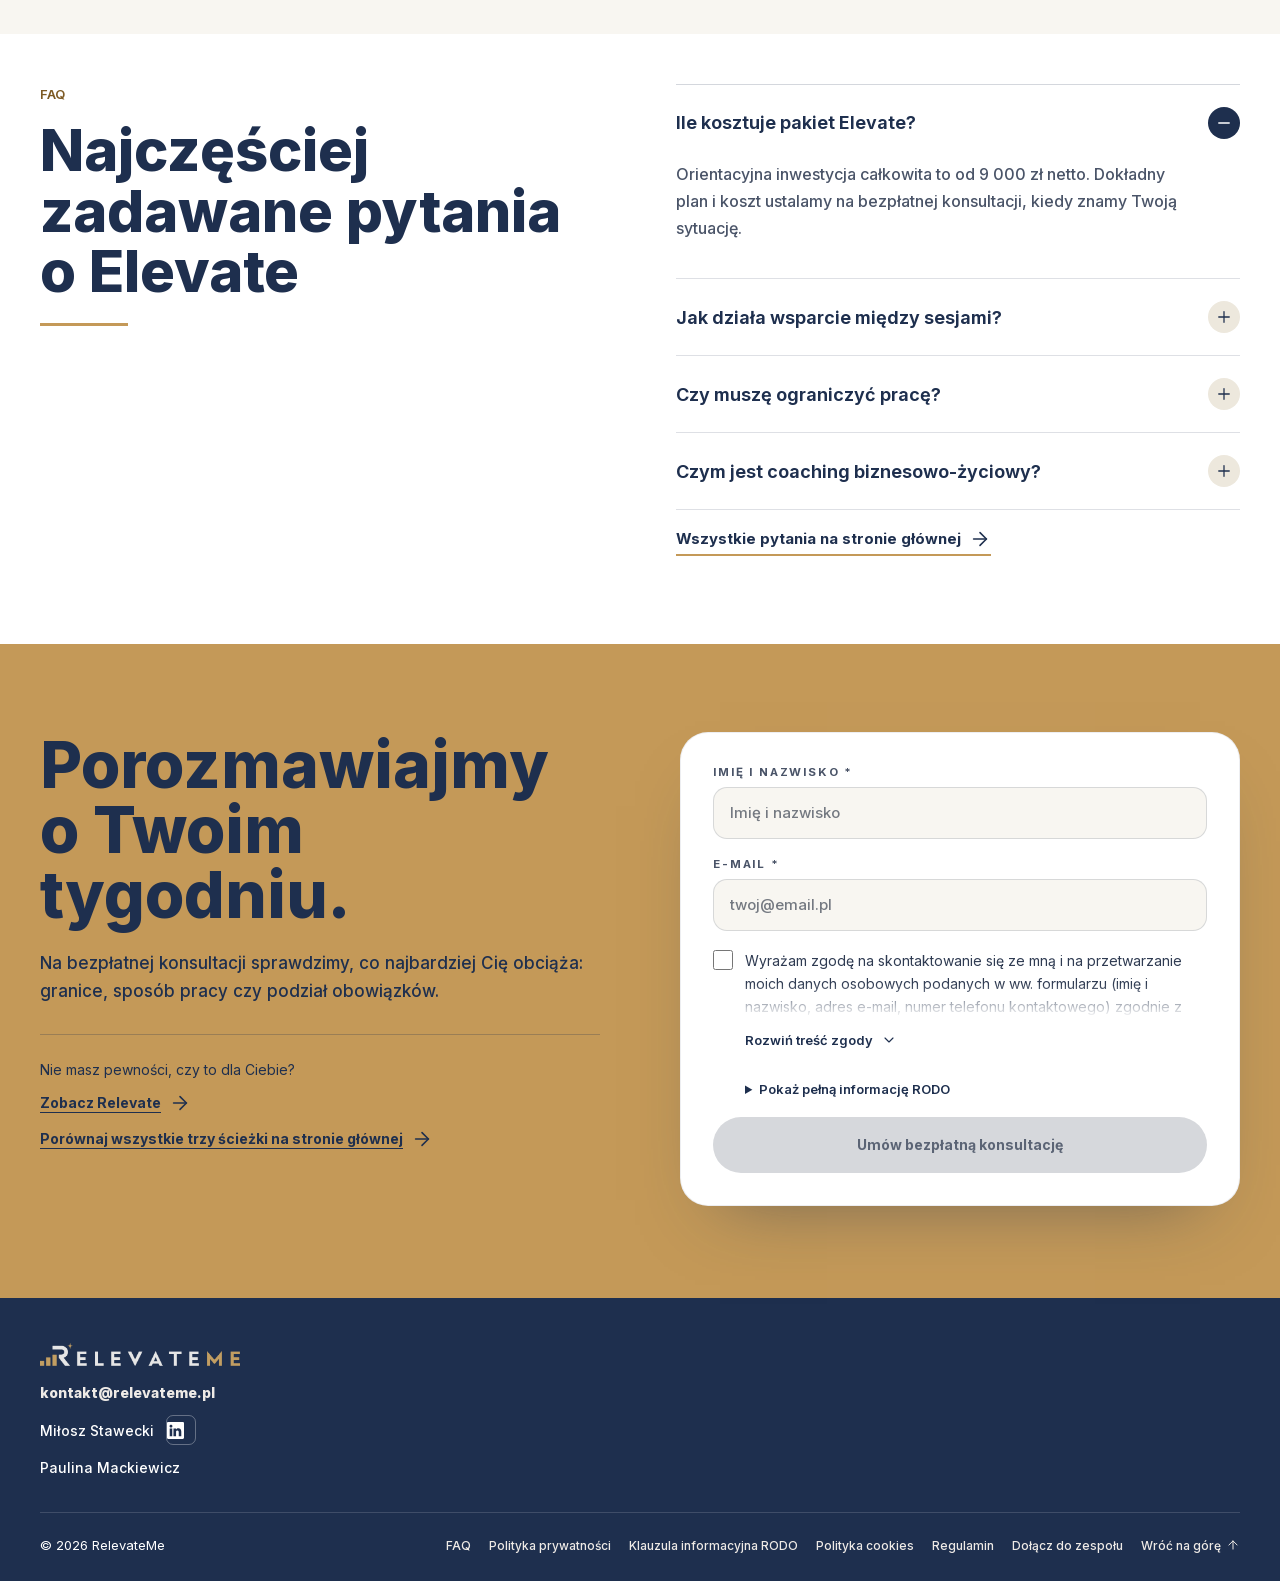
<file: coaching/elevate.html>
<!doctype html>
<html lang="pl">
<head>
  <meta charset="utf-8" />
  <meta name="viewport" content="width=device-width, initial-scale=1, viewport-fit=cover" />
  <meta name="description" content="Coaching biznesowo-życiowy Elevate. Ambicja, która nie wypala." />
  <meta name="theme-color" content="#f3eadb" />
  <title>Elevate | RelevateMe</title>
  <meta property="og:type" content="website" />
  <meta property="og:site_name" content="RelevateMe" />
  <meta property="og:locale" content="pl_PL" />
  <meta property="og:title" content="Elevate | RelevateMe" />
  <meta property="og:description" content="Coaching biznesowo-życiowy Elevate. Ambicja, która nie wypala." />
  <meta property="og:url" content="https://relevateme.pl/elevate.html" />
  <meta property="og:image" content="https://relevateme.pl/pictures/relevateme-social-card-v1.png" />
  <meta property="og:image:type" content="image/png" />
  <meta property="og:image:width" content="1200" />
  <meta property="og:image:height" content="630" />
  <meta property="og:image:alt" content="Logo RelevateMe" />
  <meta name="twitter:card" content="summary_large_image" />
  <meta name="twitter:image" content="https://relevateme.pl/pictures/relevateme-social-card-v1.png" />
  <meta name="twitter:image:alt" content="Logo RelevateMe" />
  <link rel="stylesheet" href="styles.css?v=paulina-20261106-v2" />
  <link rel="stylesheet" href="redesign.css?v=paused-expert-progress-v2" />
  <link rel="stylesheet" href="analytics.css?v=posthog-v2" />
  <link rel="stylesheet" href="legal.css?v=consent-motion-v1" />
</head>
<body class="redesign packagePage" data-package="elevate">
  <header class="siteHeader" id="siteHeader"></header>
  <main></main>
  <footer class="footer"></footer>
  <script src="referral-config.js?v=referrals-v2"></script>
  <script src="referral.js?v=referrals-v2"></script>
  <script src="analytics-config.js?v=cookieless-v1"></script>
  <script src="analytics.js?v=referrals-v2"></script>
  <script src="content.js?v=expert-initials-v1"></script>
  <script src="package-content.js?v=copy-review-v1"></script>
  <script src="legal-content.js?v=legal-20261125-v1"></script>
  <script src="redesign-content.js?v=mentor-linkedin-v1"></script>
  <script src="lucide.min.js"></script>
  <script src="redesign.js?v=mentor-linkedin-v1"></script>
  <script src="package-page.js?v=expert-initials-v1"></script>
</body>
</html>
</file>
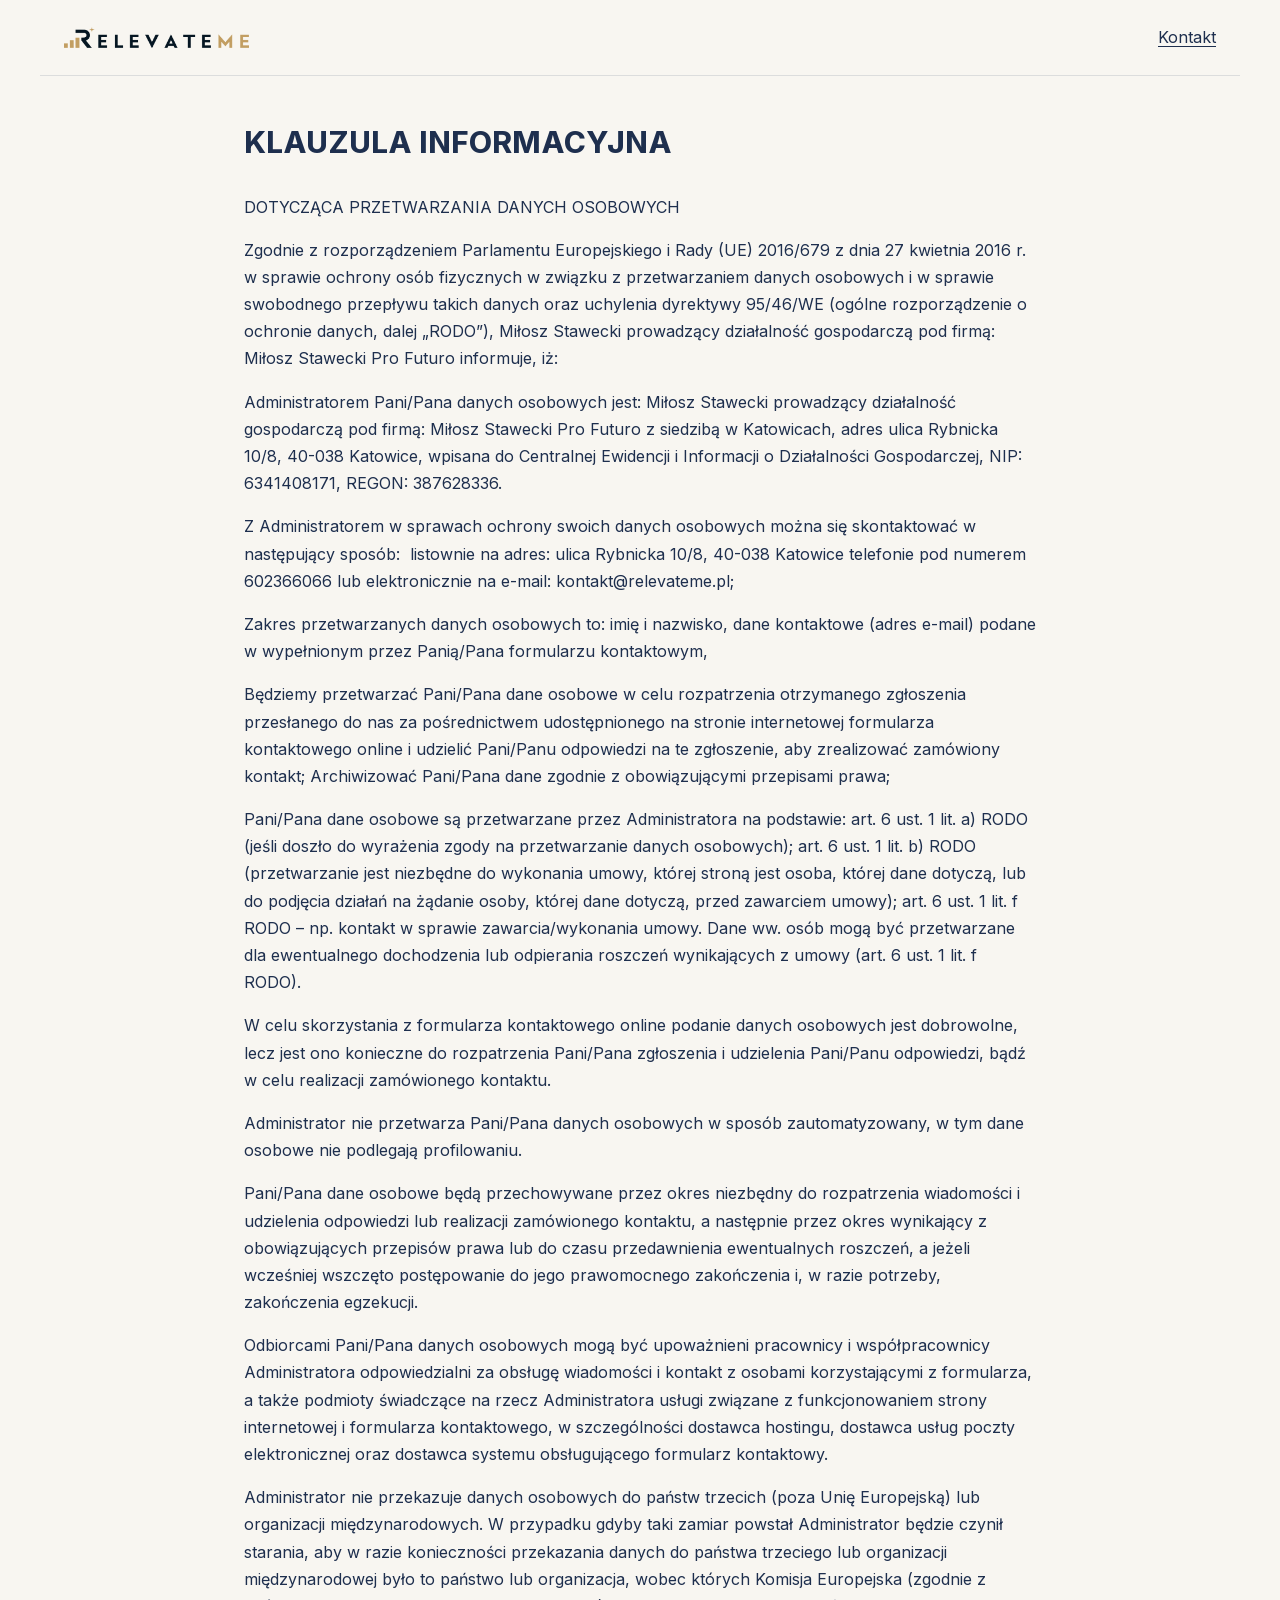
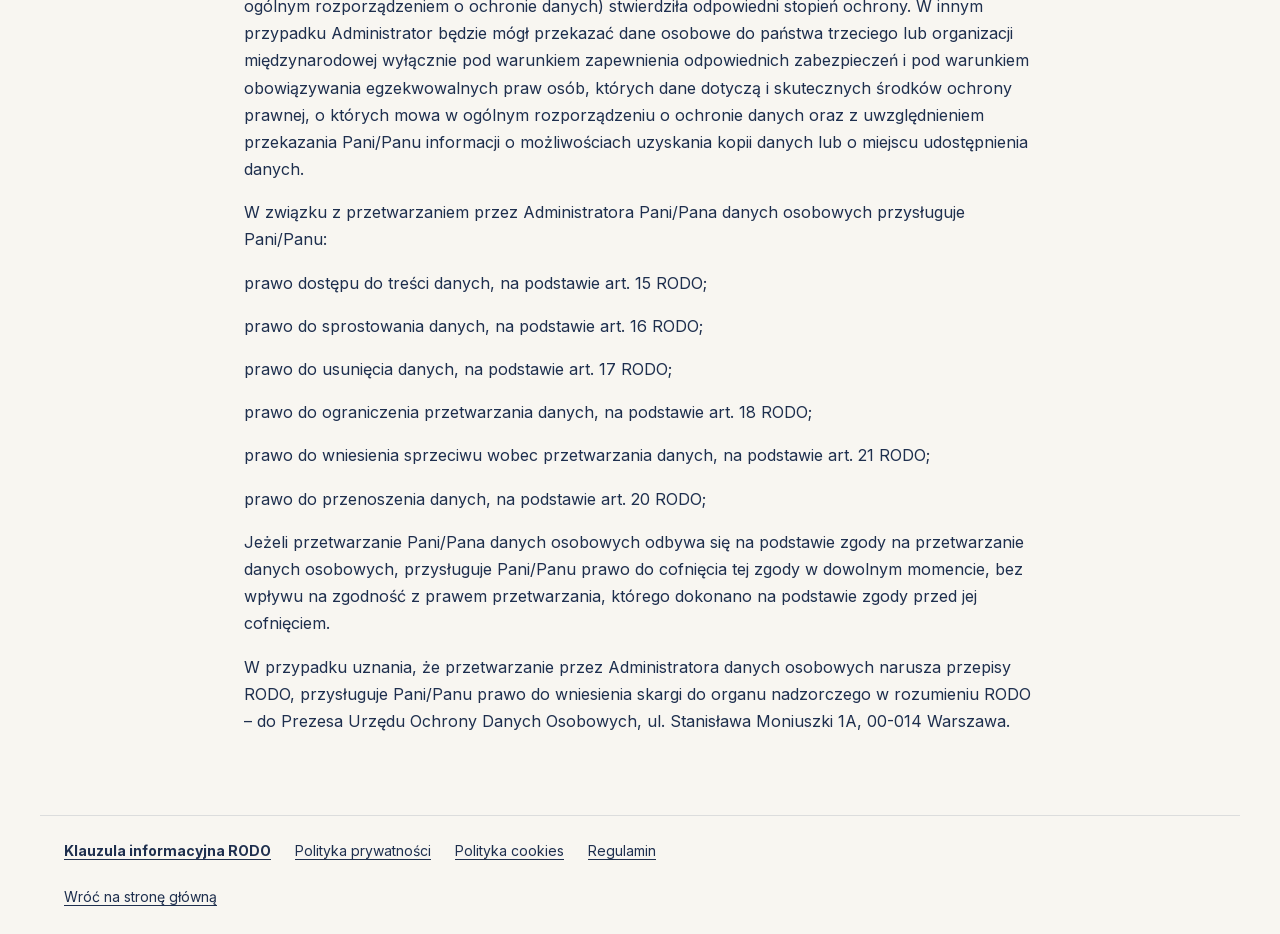
<file: coaching/klauzula-informacyjna.html>
<!doctype html>
<html lang="pl">
<head>
  <meta charset="utf-8" />
  <meta name="viewport" content="width=device-width, initial-scale=1" />
  <meta name="theme-color" content="#f8f6f1" />
  <title>Klauzula informacyjna RODO | RelevateMe</title>
  <link rel="stylesheet" href="legal.css?v=legal-20261125-v1" />
</head>
<body class="legalPage">
  <header class="legalHeader"><a href="index.html" aria-label="RelevateMe, strona główna"><img src="pictures/relevateme-header.png" alt="RelevateMe" width="185" /></a><a href="index.html#kontakt">Kontakt</a></header>
  <main class="legalDocument">
<h1>KLAUZULA INFORMACYJNA</h1>
<p>DOTYCZĄCA PRZETWARZANIA DANYCH OSOBOWYCH</p>
<p>Zgodnie z rozporządzeniem Parlamentu Europejskiego i Rady (UE) 2016/679 z dnia 27 kwietnia 2016 r. w sprawie ochrony osób fizycznych w związku z przetwarzaniem danych osobowych i w sprawie swobodnego przepływu takich danych oraz uchylenia dyrektywy 95/46/WE (ogólne rozporządzenie o ochronie danych, dalej „RODO”), Miłosz Stawecki prowadzący działalność gospodarczą pod firmą: Miłosz Stawecki Pro Futuro informuje, iż:</p>
<p>Administratorem Pani/Pana danych osobowych jest: Miłosz Stawecki prowadzący działalność gospodarczą pod firmą: Miłosz Stawecki Pro Futuro z siedzibą w Katowicach, adres ulica Rybnicka 10/8, 40-038 Katowice, wpisana do Centralnej Ewidencji i Informacji o Działalności Gospodarczej, NIP: 6341408171, REGON: 387628336.</p>
<p>Z Administratorem w sprawach ochrony swoich danych osobowych można się skontaktować w następujący sposób:  listownie na adres: ulica Rybnicka 10/8, 40-038 Katowice telefonie pod numerem 602366066 lub elektronicznie na e-mail: kontakt@relevateme.pl;</p>
<p>Zakres przetwarzanych danych osobowych to: imię i nazwisko, dane kontaktowe (adres e-mail) podane w wypełnionym przez Panią/Pana formularzu kontaktowym,</p>
<p>Będziemy przetwarzać Pani/Pana dane osobowe w celu rozpatrzenia otrzymanego zgłoszenia przesłanego do nas za pośrednictwem udostępnionego na stronie internetowej formularza kontaktowego online i udzielić Pani/Panu odpowiedzi na te zgłoszenie, aby zrealizować zamówiony kontakt; Archiwizować Pani/Pana dane zgodnie z obowiązującymi przepisami prawa;</p>
<p>Pani/Pana dane osobowe są przetwarzane przez Administratora na podstawie: art. 6 ust. 1 lit. a) RODO (jeśli doszło do wyrażenia zgody na przetwarzanie danych osobowych); art. 6 ust. 1 lit. b) RODO (przetwarzanie jest niezbędne do wykonania umowy, której stroną jest osoba, której dane dotyczą, lub do podjęcia działań na żądanie osoby, której dane dotyczą, przed zawarciem umowy); art. 6 ust. 1 lit. f  RODO – np. kontakt w sprawie zawarcia/wykonania umowy. Dane ww. osób mogą być przetwarzane dla ewentualnego dochodzenia lub odpierania roszczeń wynikających z umowy (art. 6 ust. 1 lit. f RODO).</p>
<p>W celu skorzystania z formularza kontaktowego online podanie danych osobowych jest dobrowolne, lecz jest ono konieczne do rozpatrzenia Pani/Pana zgłoszenia i udzielenia Pani/Panu odpowiedzi, bądź w celu realizacji zamówionego kontaktu.</p>
<p>Administrator nie przetwarza Pani/Pana danych osobowych w sposób zautomatyzowany, w tym dane osobowe nie podlegają profilowaniu.</p>
<p>Pani/Pana dane osobowe będą przechowywane przez okres niezbędny do rozpatrzenia wiadomości i udzielenia odpowiedzi lub realizacji zamówionego kontaktu, a następnie przez okres wynikający z obowiązujących przepisów prawa lub do czasu przedawnienia ewentualnych roszczeń, a jeżeli wcześniej wszczęto postępowanie do jego prawomocnego zakończenia i, w razie potrzeby, zakończenia egzekucji.</p>
<p>Odbiorcami Pani/Pana danych osobowych mogą być upoważnieni pracownicy i współpracownicy Administratora odpowiedzialni za obsługę wiadomości i kontakt z osobami korzystającymi z formularza, a także podmioty świadczące na rzecz Administratora usługi związane z funkcjonowaniem strony internetowej i formularza kontaktowego, w szczególności dostawca hostingu, dostawca usług poczty elektronicznej oraz dostawca systemu obsługującego formularz kontaktowy.</p>
<p>Administrator nie przekazuje danych osobowych do państw trzecich (poza Unię Europejską) lub organizacji międzynarodowych. W przypadku gdyby taki zamiar powstał Administrator będzie czynił starania, aby w razie konieczności przekazania danych do państwa trzeciego lub organizacji międzynarodowej było to państwo lub organizacja, wobec których Komisja Europejska (zgodnie z ogólnym rozporządzeniem o ochronie danych) stwierdziła odpowiedni stopień ochrony. W innym przypadku Administrator będzie mógł przekazać dane osobowe do państwa trzeciego lub organizacji międzynarodowej wyłącznie pod warunkiem zapewnienia odpowiednich zabezpieczeń i pod warunkiem obowiązywania egzekwowalnych praw osób, których dane dotyczą i skutecznych środków ochrony prawnej, o których mowa w ogólnym rozporządzeniu o ochronie danych oraz z uwzględnieniem przekazania Pani/Panu informacji o możliwościach uzyskania kopii danych lub o miejscu udostępnienia danych.</p>
<p>W związku z przetwarzaniem przez Administratora Pani/Pana danych osobowych przysługuje Pani/Panu:</p>
<p>prawo dostępu do treści danych, na podstawie art. 15 RODO;</p>
<p>prawo do sprostowania danych, na podstawie art. 16 RODO;</p>
<p>prawo do usunięcia danych, na podstawie art. 17 RODO;</p>
<p>prawo do ograniczenia przetwarzania danych, na podstawie art. 18 RODO;</p>
<p>prawo do wniesienia sprzeciwu wobec przetwarzania danych, na podstawie art. 21 RODO;</p>
<p>prawo do przenoszenia danych, na podstawie art. 20 RODO;</p>
<p>Jeżeli przetwarzanie Pani/Pana danych osobowych odbywa się na podstawie zgody na przetwarzanie danych osobowych, przysługuje Pani/Panu prawo do cofnięcia tej zgody w dowolnym momencie, bez wpływu na zgodność z prawem przetwarzania, którego dokonano na podstawie zgody przed jej cofnięciem.</p>
<p>W przypadku uznania, że przetwarzanie przez Administratora danych osobowych narusza przepisy RODO, przysługuje Pani/Panu prawo do wniesienia skargi do organu nadzorczego w rozumieniu RODO – do Prezesa Urzędu Ochrony Danych Osobowych, ul. Stanisława Moniuszki 1A, 00-014 Warszawa.</p>
  </main>
  <footer class="legalFooter"><nav class="legalLinks" aria-label="Dokumenty prawne"><a href="klauzula-informacyjna.html" aria-current="page">Klauzula informacyjna RODO</a><a href="polityka-prywatnosci.html">Polityka prywatności</a><a href="polityka-cookies.html">Polityka cookies</a><a href="regulamin.html">Regulamin</a></nav><a href="index.html">Wróć na stronę główną</a></footer>
</body>
</html>
</file>
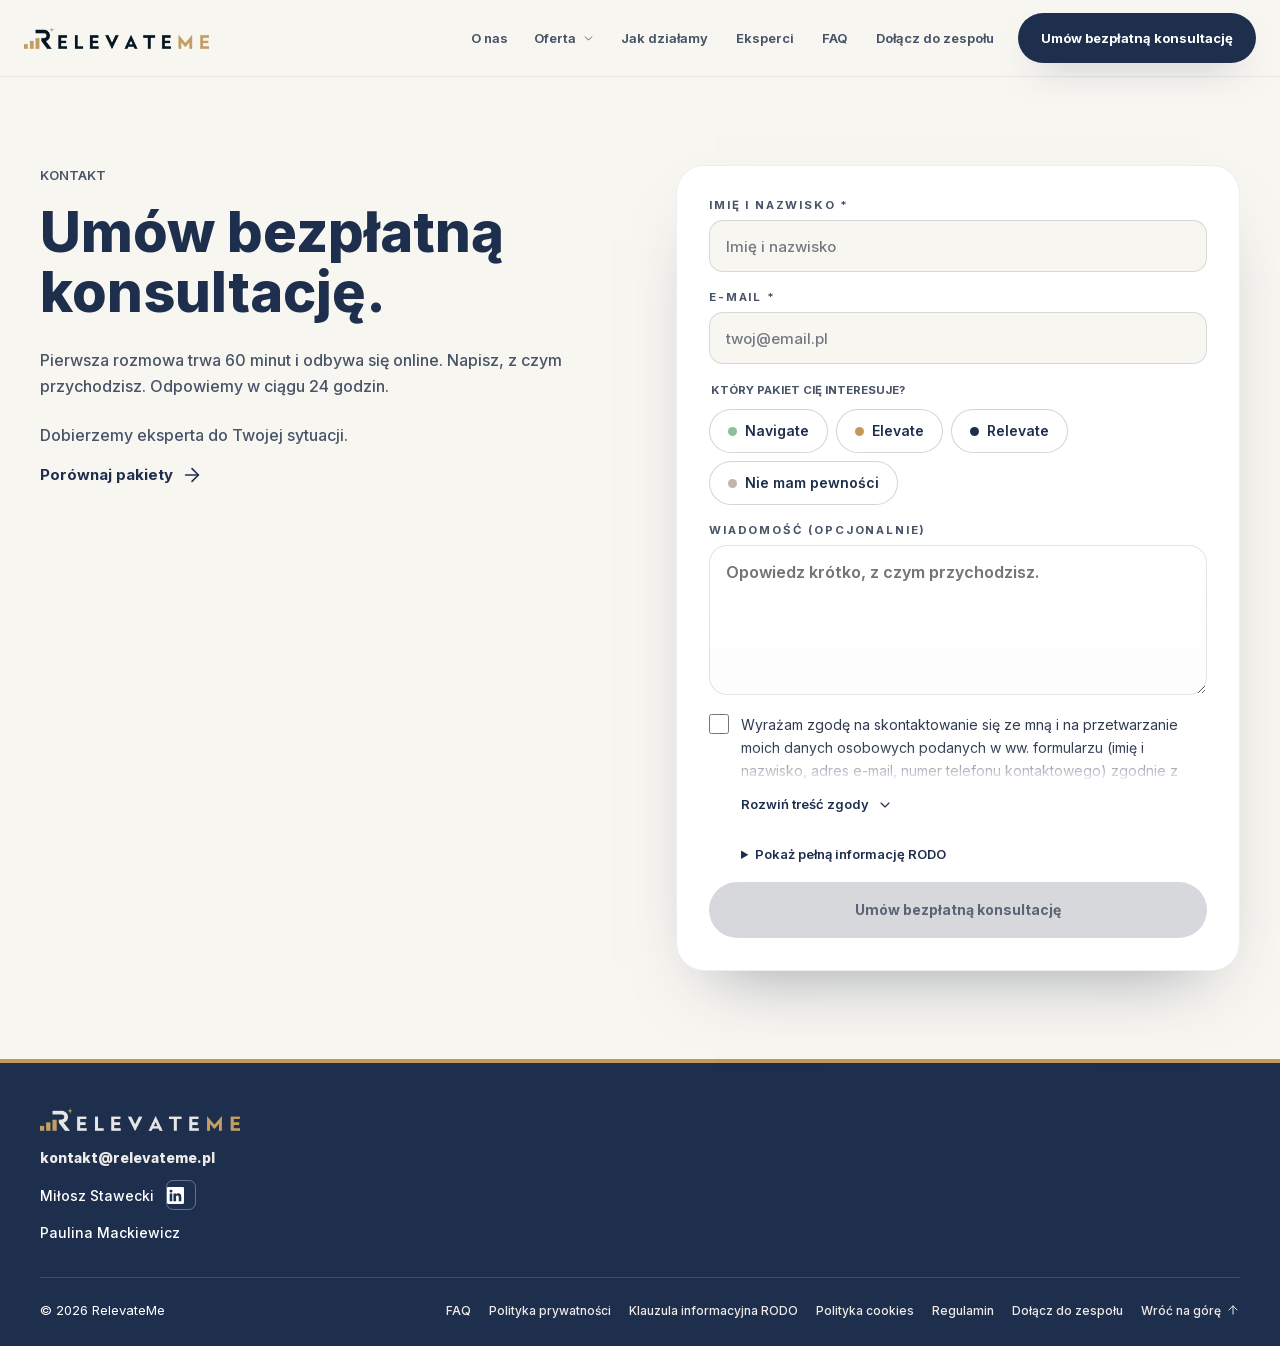
<file: coaching/kontakt.html>
<!doctype html>
<html lang="pl">
<head>
  <meta charset="utf-8" />
  <meta name="viewport" content="width=device-width, initial-scale=1, viewport-fit=cover" />
  <meta name="description" content="Umów bezpłatną konsultację z ekspertem RelevateMe." />
  <meta name="robots" content="noindex,follow" />
  <meta name="theme-color" content="#f8f6f1" />
  <title>Kontakt | RelevateMe</title>
  <meta property="og:type" content="website" />
  <meta property="og:site_name" content="RelevateMe" />
  <meta property="og:locale" content="pl_PL" />
  <meta property="og:title" content="Kontakt | RelevateMe" />
  <meta property="og:description" content="Umów bezpłatną konsultację z ekspertem RelevateMe." />
  <meta property="og:url" content="https://relevateme.pl/kontakt.html" />
  <meta property="og:image" content="https://relevateme.pl/pictures/relevateme-social-card-v1.png" />
  <meta property="og:image:type" content="image/png" />
  <meta property="og:image:width" content="1200" />
  <meta property="og:image:height" content="630" />
  <meta property="og:image:alt" content="Logo RelevateMe" />
  <meta name="twitter:card" content="summary_large_image" />
  <meta name="twitter:image" content="https://relevateme.pl/pictures/relevateme-social-card-v1.png" />
  <meta name="twitter:image:alt" content="Logo RelevateMe" />
  <link rel="stylesheet" href="styles.css?v=paulina-20261106-v2" />
  <link rel="stylesheet" href="redesign.css?v=paused-expert-progress-v2" />
  <link rel="stylesheet" href="analytics.css?v=posthog-v2" />
  <link rel="stylesheet" href="legal.css?v=consent-motion-v1" />
</head>
<body class="redesign contactPage" data-page="contact">
  <header class="siteHeader" id="siteHeader"></header>
  <main></main>
  <footer class="footer"></footer>
  <script src="referral-config.js?v=referrals-v2"></script>
  <script src="referral.js?v=referrals-v2"></script>
  <script src="analytics-config.js?v=cookieless-v1"></script>
  <script src="analytics.js?v=referrals-v2"></script>
  <script src="content.js?v=expert-initials-v1"></script>
  <script src="package-content.js?v=copy-review-v1"></script>
  <script src="legal-content.js?v=legal-20261125-v1"></script>
  <script src="redesign-content.js?v=mentor-linkedin-v1"></script>
  <script src="lucide.min.js"></script>
  <script src="redesign.js?v=mentor-linkedin-v1"></script>
  <script src="kontakt.js?v=mentor-linkedin-v1"></script>
</body>
</html>
</file>
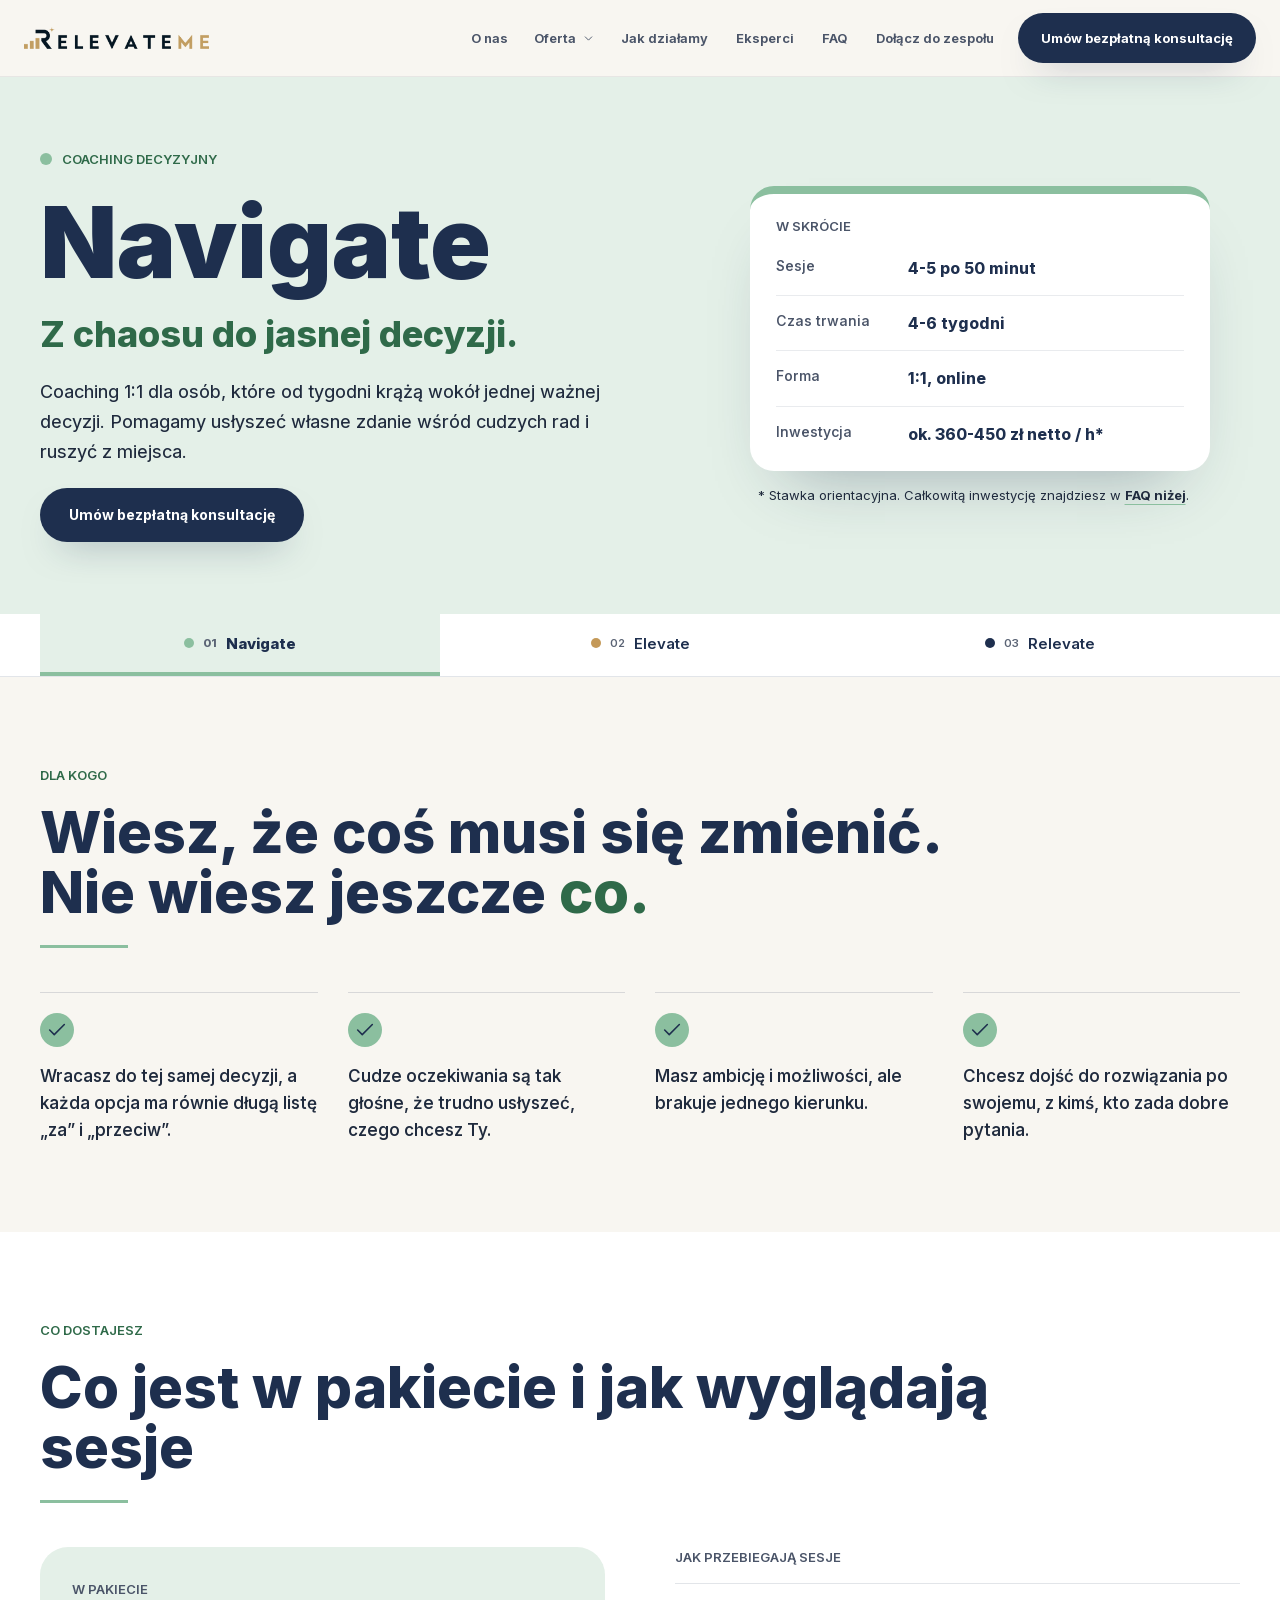
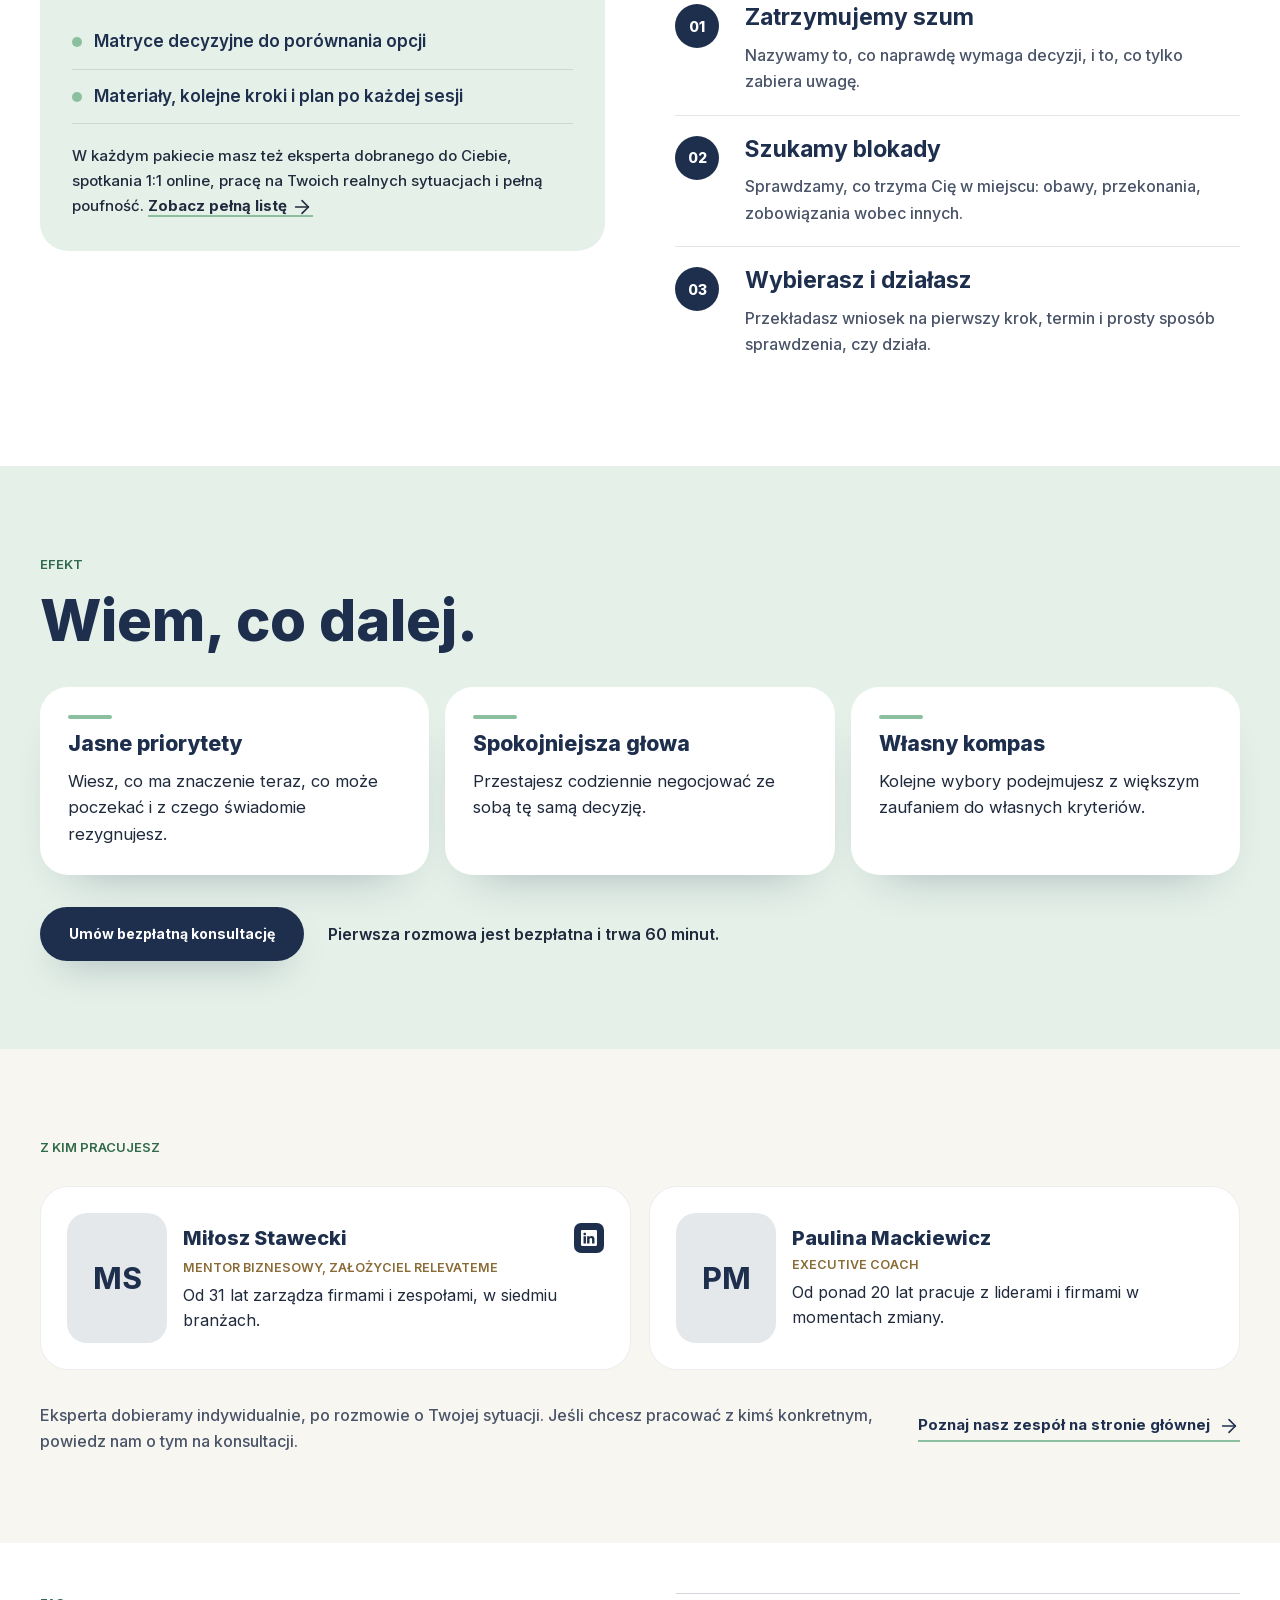
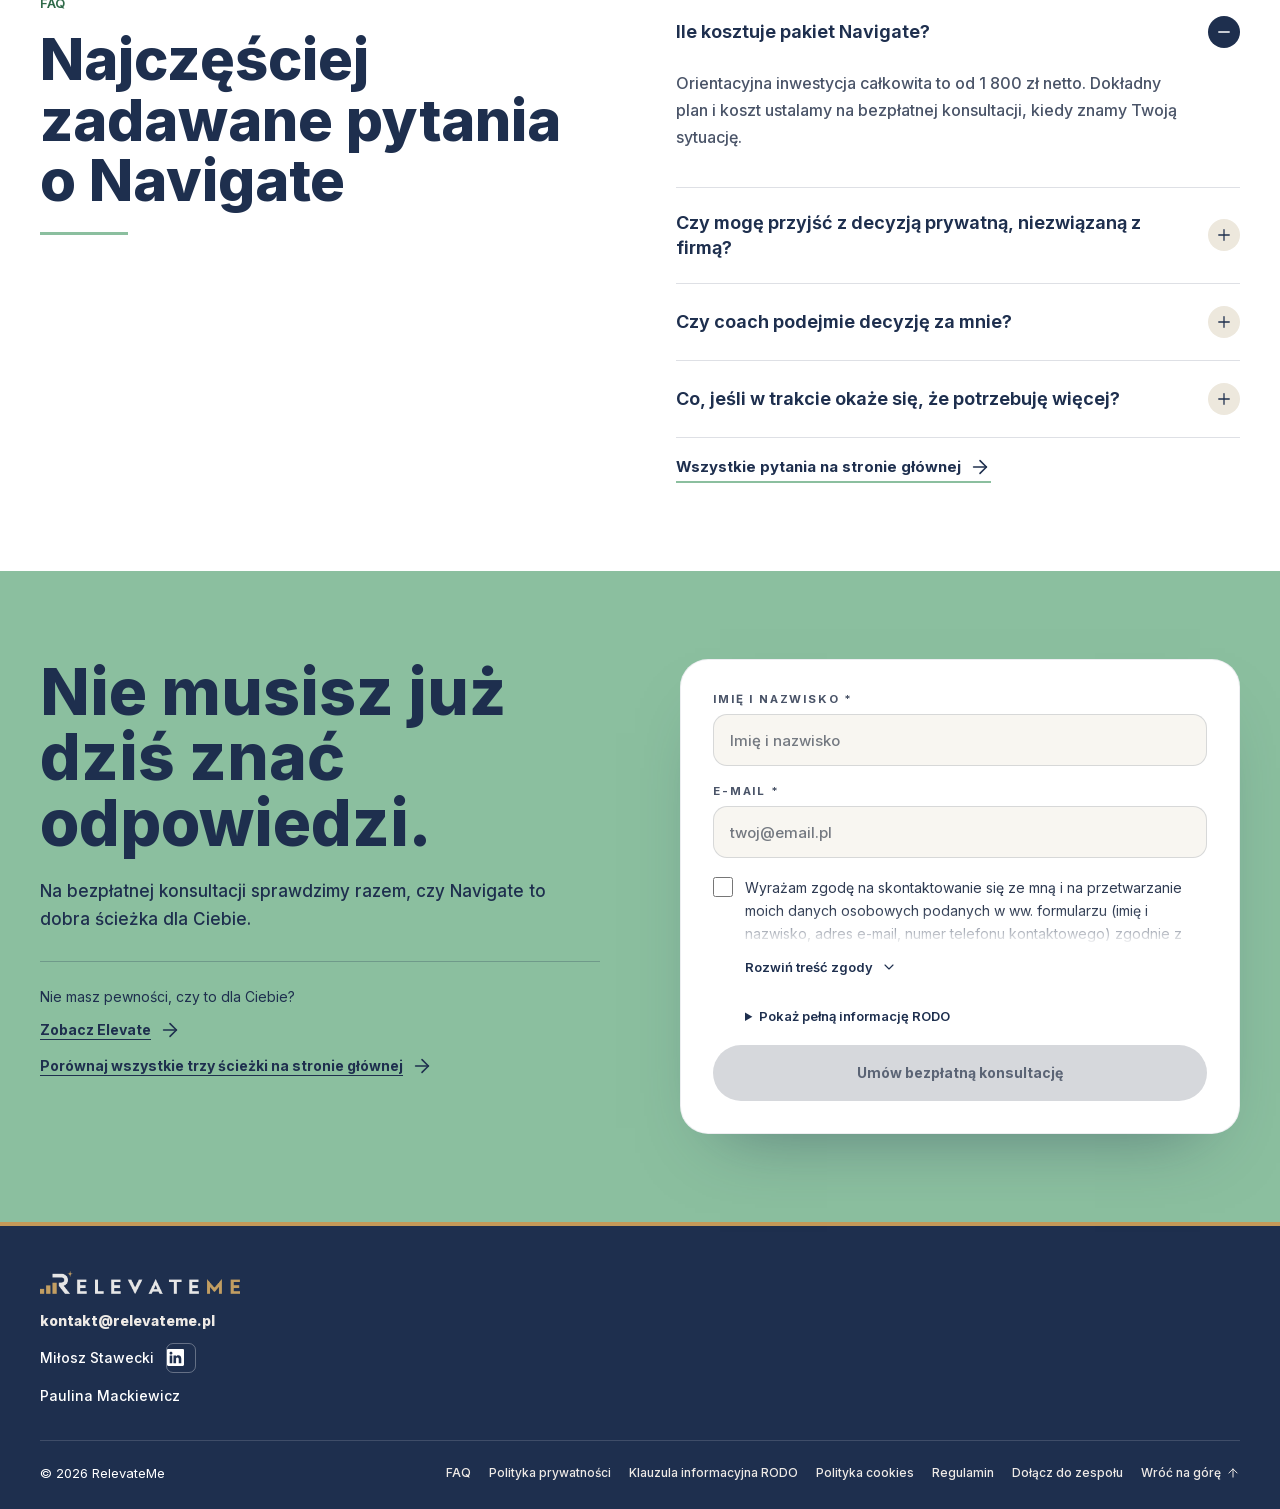
<file: coaching/navigate.html>
<!doctype html>
<html lang="pl">
<head>
  <meta charset="utf-8" />
  <meta name="viewport" content="width=device-width, initial-scale=1, viewport-fit=cover" />
  <meta name="description" content="Coaching decyzyjny Navigate 1:1. Z chaosu do jasnej decyzji." />
  <meta name="theme-color" content="#e4f0e8" />
  <title>Navigate | RelevateMe</title>
  <meta property="og:type" content="website" />
  <meta property="og:site_name" content="RelevateMe" />
  <meta property="og:locale" content="pl_PL" />
  <meta property="og:title" content="Navigate | RelevateMe" />
  <meta property="og:description" content="Coaching decyzyjny Navigate 1:1. Z chaosu do jasnej decyzji." />
  <meta property="og:url" content="https://relevateme.pl/navigate.html" />
  <meta property="og:image" content="https://relevateme.pl/pictures/relevateme-social-card-v1.png" />
  <meta property="og:image:type" content="image/png" />
  <meta property="og:image:width" content="1200" />
  <meta property="og:image:height" content="630" />
  <meta property="og:image:alt" content="Logo RelevateMe" />
  <meta name="twitter:card" content="summary_large_image" />
  <meta name="twitter:image" content="https://relevateme.pl/pictures/relevateme-social-card-v1.png" />
  <meta name="twitter:image:alt" content="Logo RelevateMe" />
  <link rel="stylesheet" href="styles.css?v=paulina-20261106-v2" />
  <link rel="stylesheet" href="redesign.css?v=paused-expert-progress-v2" />
  <link rel="stylesheet" href="analytics.css?v=posthog-v2" />
  <link rel="stylesheet" href="legal.css?v=consent-motion-v1" />
</head>
<body class="redesign packagePage" data-package="navigate">
  <header class="siteHeader" id="siteHeader"></header>
  <main></main>
  <footer class="footer"></footer>
  <script src="referral-config.js?v=referrals-v2"></script>
  <script src="referral.js?v=referrals-v2"></script>
  <script src="analytics-config.js?v=cookieless-v1"></script>
  <script src="analytics.js?v=referrals-v2"></script>
  <script src="content.js?v=expert-initials-v1"></script>
  <script src="package-content.js?v=copy-review-v1"></script>
  <script src="legal-content.js?v=legal-20261125-v1"></script>
  <script src="redesign-content.js?v=mentor-linkedin-v1"></script>
  <script src="lucide.min.js"></script>
  <script src="redesign.js?v=mentor-linkedin-v1"></script>
  <script src="package-page.js?v=expert-initials-v1"></script>
</body>
</html>
</file>
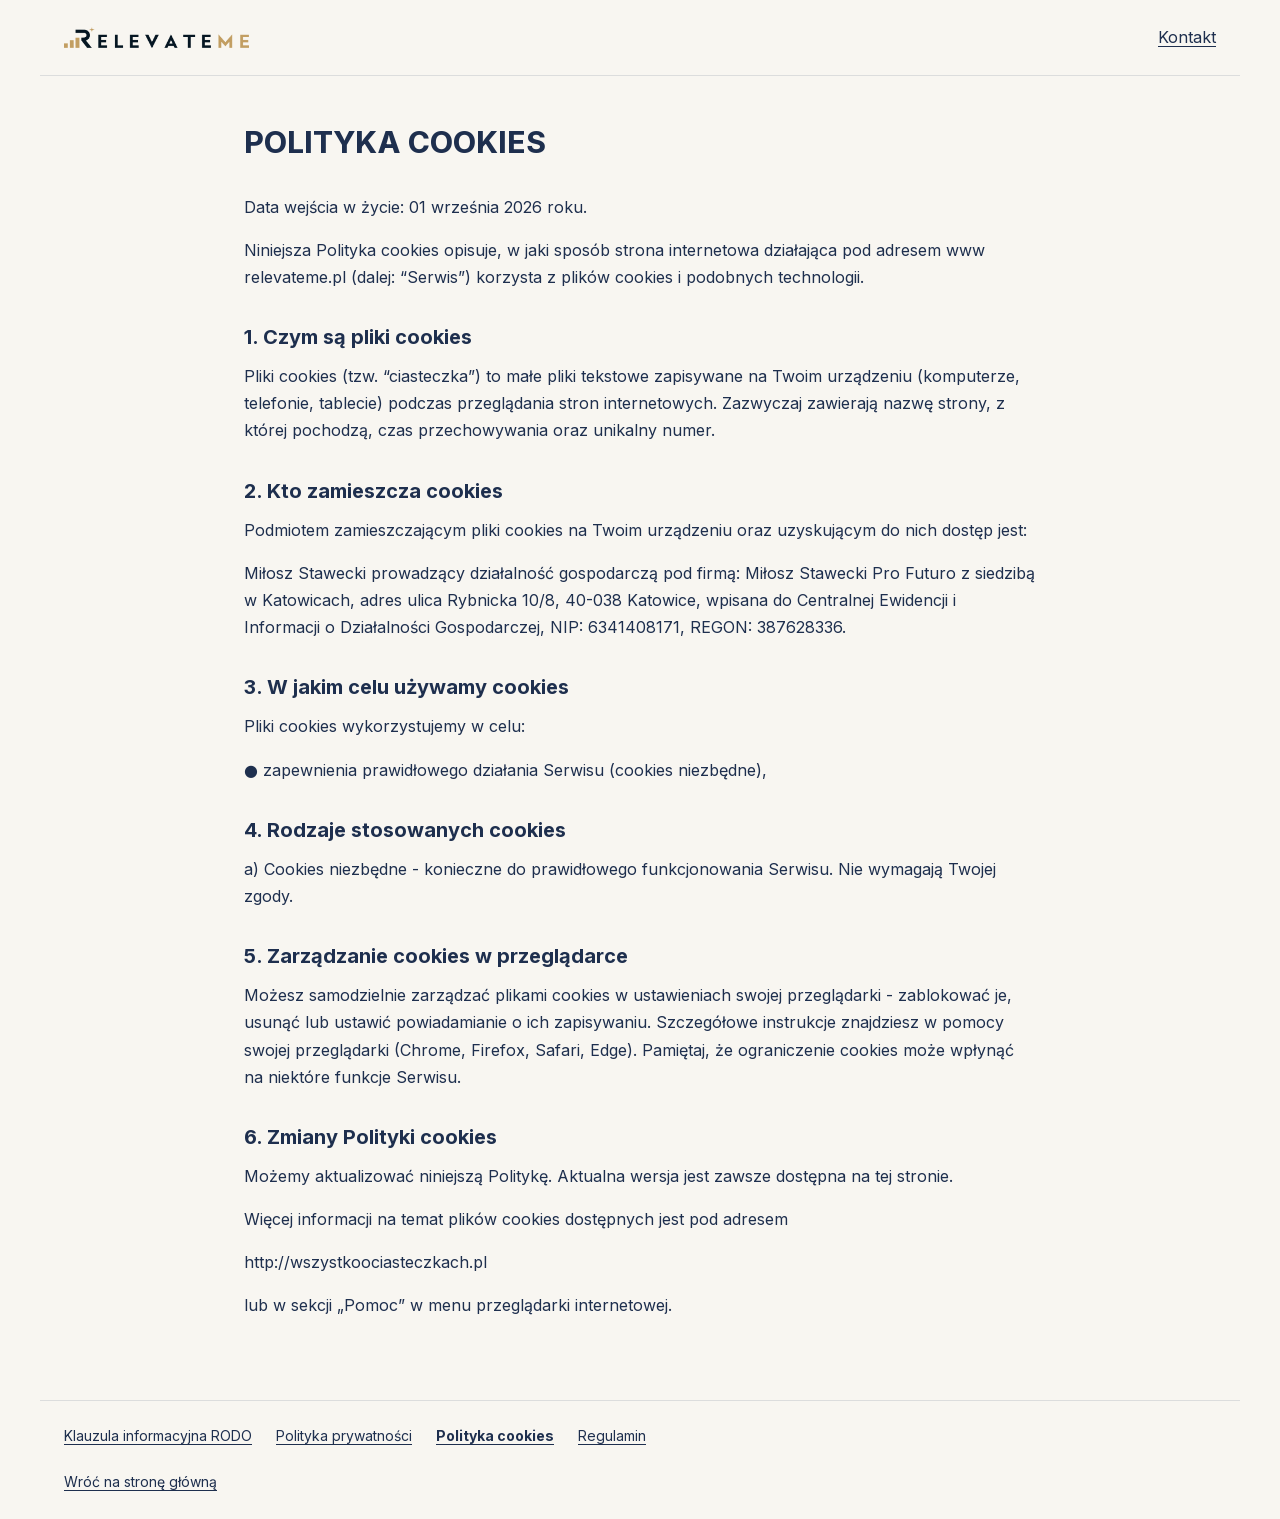
<file: coaching/polityka-cookies.html>
<!doctype html>
<html lang="pl">
<head>
  <meta charset="utf-8" />
  <meta name="viewport" content="width=device-width, initial-scale=1" />
  <meta name="theme-color" content="#f8f6f1" />
  <title>Polityka cookies | RelevateMe</title>
  <link rel="stylesheet" href="legal.css?v=legal-20261125-v1" />
</head>
<body class="legalPage">
  <header class="legalHeader"><a href="index.html" aria-label="RelevateMe, strona główna"><img src="pictures/relevateme-header.png" alt="RelevateMe" width="185" /></a><a href="index.html#kontakt">Kontakt</a></header>
  <main class="legalDocument">
<h1>POLITYKA COOKIES</h1>
<p>Data wejścia w życie: 01 września 2026 roku.</p>
<p>Niniejsza Polityka cookies opisuje, w jaki sposób strona internetowa działająca pod adresem www relevateme.pl (dalej: “Serwis”) korzysta z plików cookies i podobnych technologii.</p>
<h2>1. Czym są pliki cookies</h2>
<p>Pliki cookies (tzw. “ciasteczka”) to małe pliki tekstowe zapisywane na Twoim urządzeniu (komputerze, telefonie, tablecie) podczas przeglądania stron internetowych. Zazwyczaj zawierają nazwę strony, z której pochodzą, czas przechowywania oraz unikalny numer.</p>
<h2>2. Kto zamieszcza cookies</h2>
<p>Podmiotem zamieszczającym pliki cookies na Twoim urządzeniu oraz uzyskującym do nich dostęp jest:</p>
<p>Miłosz Stawecki prowadzący działalność gospodarczą pod firmą: Miłosz Stawecki Pro Futuro z siedzibą w Katowicach, adres ulica Rybnicka 10/8, 40-038 Katowice, wpisana do Centralnej Ewidencji i Informacji o Działalności Gospodarczej, NIP: 6341408171, REGON: 387628336.</p>
<h2>3. W jakim celu używamy cookies</h2>
<p>Pliki cookies wykorzystujemy w celu:</p>
<p>● zapewnienia prawidłowego działania Serwisu (cookies niezbędne),</p>
<h2>4. Rodzaje stosowanych cookies</h2>
<p>a) Cookies niezbędne - konieczne do prawidłowego funkcjonowania Serwisu. Nie wymagają Twojej zgody.</p>
<h2>5. Zarządzanie cookies w przeglądarce</h2>
<p>Możesz samodzielnie zarządzać plikami cookies w ustawieniach swojej przeglądarki - zablokować je, usunąć lub ustawić powiadamianie o ich zapisywaniu. Szczegółowe instrukcje znajdziesz w pomocy swojej przeglądarki (Chrome, Firefox, Safari, Edge). Pamiętaj, że ograniczenie cookies może wpłynąć na niektóre funkcje Serwisu.</p>
<h2>6. Zmiany Polityki cookies</h2>
<p>Możemy aktualizować niniejszą Politykę. Aktualna wersja jest zawsze dostępna na tej stronie.</p>
<p>Więcej informacji na temat plików cookies dostępnych jest pod adresem</p>
<p>http://wszystkoociasteczkach.pl</p>
<p>lub w sekcji „Pomoc” w menu przeglądarki internetowej.</p>
  </main>
  <footer class="legalFooter"><nav class="legalLinks" aria-label="Dokumenty prawne"><a href="klauzula-informacyjna.html">Klauzula informacyjna RODO</a><a href="polityka-prywatnosci.html">Polityka prywatności</a><a href="polityka-cookies.html" aria-current="page">Polityka cookies</a><a href="regulamin.html">Regulamin</a></nav><a href="index.html">Wróć na stronę główną</a></footer>
</body>
</html>
</file>
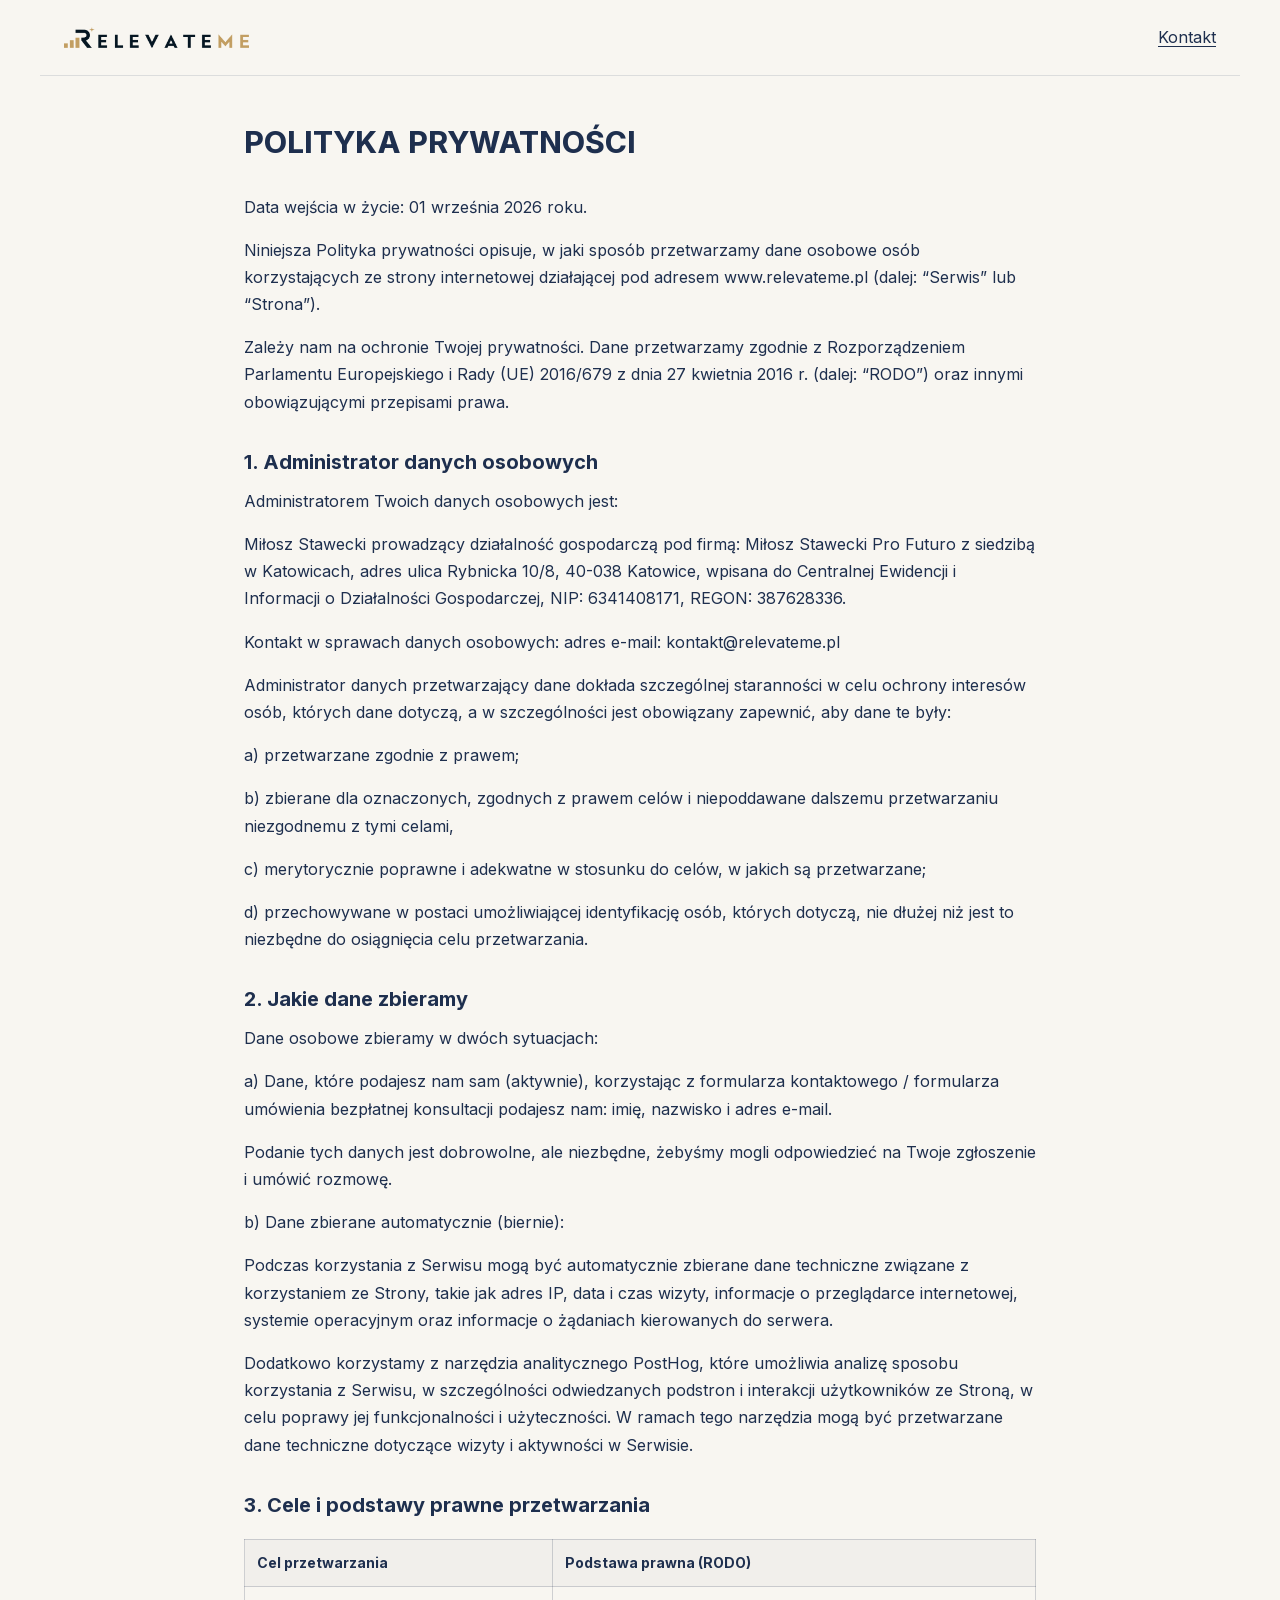
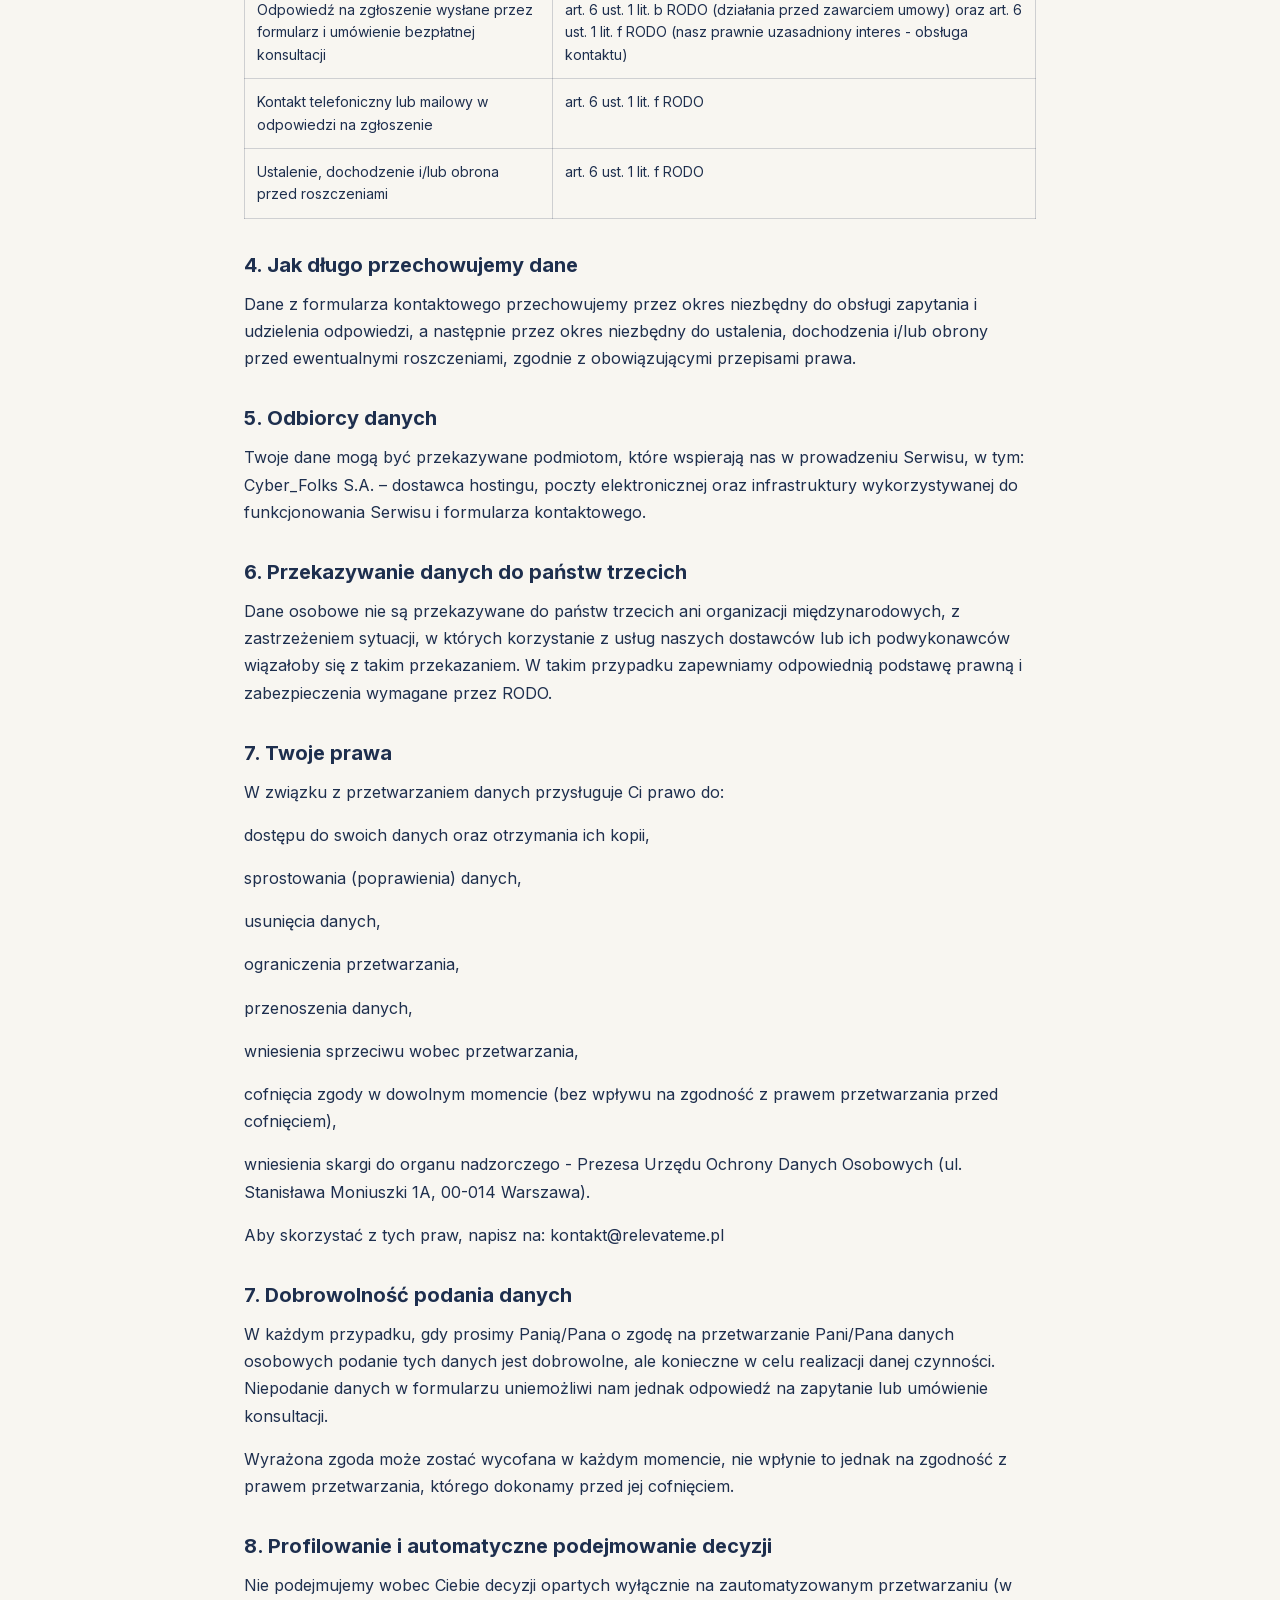
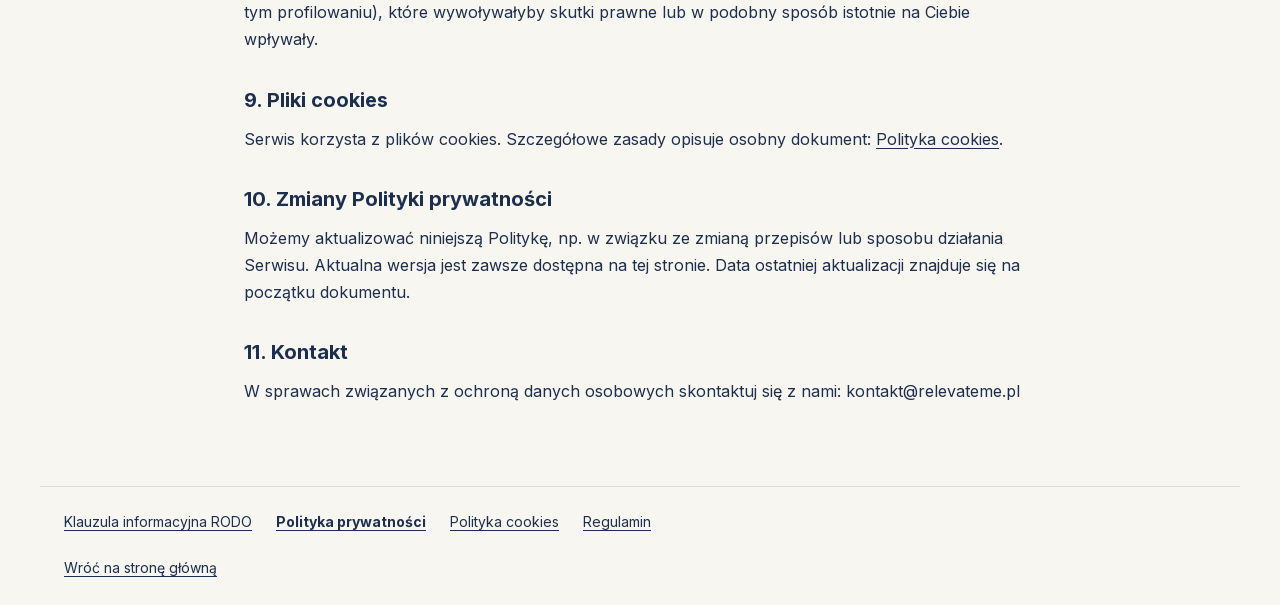
<file: coaching/polityka-prywatnosci.html>
<!doctype html>
<html lang="pl">
<head>
  <meta charset="utf-8" />
  <meta name="viewport" content="width=device-width, initial-scale=1" />
  <meta name="theme-color" content="#f8f6f1" />
  <title>Polityka prywatności | RelevateMe</title>
  <link rel="stylesheet" href="legal.css?v=legal-20261125-v1" />
</head>
<body class="legalPage">
  <header class="legalHeader"><a href="index.html" aria-label="RelevateMe, strona główna"><img src="pictures/relevateme-header.png" alt="RelevateMe" width="185" /></a><a href="index.html#kontakt">Kontakt</a></header>
  <main class="legalDocument">
<h1>POLITYKA PRYWATNOŚCI</h1>
<p>Data wejścia w życie: 01 września 2026 roku.</p>
<p>Niniejsza Polityka prywatności opisuje, w jaki sposób przetwarzamy dane osobowe osób korzystających ze strony internetowej działającej pod adresem www.relevateme.pl (dalej: “Serwis” lub “Strona”).</p>
<p>Zależy nam na ochronie Twojej prywatności. Dane przetwarzamy zgodnie z Rozporządzeniem Parlamentu Europejskiego i Rady (UE) 2016/679 z dnia 27 kwietnia 2016 r. (dalej: “RODO”) oraz innymi obowiązującymi przepisami prawa.</p>
<h2>1. Administrator danych osobowych</h2>
<p>Administratorem Twoich danych osobowych jest:</p>
<p>Miłosz Stawecki prowadzący działalność gospodarczą pod firmą: Miłosz Stawecki Pro Futuro z siedzibą w Katowicach, adres ulica Rybnicka 10/8, 40-038 Katowice, wpisana do Centralnej Ewidencji i Informacji o Działalności Gospodarczej, NIP: 6341408171, REGON: 387628336.</p>
<p>Kontakt w sprawach danych osobowych: adres e-mail: kontakt@relevateme.pl</p>
<p>Administrator danych przetwarzający dane dokłada szczególnej staranności w celu ochrony interesów osób, których dane dotyczą, a w szczególności jest obowiązany zapewnić, aby dane te były:</p>
<p>a) przetwarzane zgodnie z prawem;</p>
<p>b) zbierane dla oznaczonych, zgodnych z prawem celów i niepoddawane dalszemu przetwarzaniu niezgodnemu z tymi celami,</p>
<p>c) merytorycznie poprawne i adekwatne w stosunku do celów, w jakich są przetwarzane;</p>
<p>d) przechowywane w postaci umożliwiającej identyfikację osób, których dotyczą, nie dłużej niż jest to niezbędne do osiągnięcia celu przetwarzania.</p>
<h2>2. Jakie dane zbieramy</h2>
<p>Dane osobowe zbieramy w dwóch sytuacjach:</p>
<p>a) Dane, które podajesz nam sam (aktywnie), korzystając z formularza kontaktowego / formularza umówienia bezpłatnej konsultacji podajesz nam: imię, nazwisko i adres e-mail.</p>
<p>Podanie tych danych jest dobrowolne, ale niezbędne, żebyśmy mogli odpowiedzieć na Twoje zgłoszenie i umówić rozmowę.</p>
<p>b) Dane zbierane automatycznie (biernie):</p>
<p>Podczas korzystania z Serwisu mogą być automatycznie zbierane dane techniczne związane z korzystaniem ze Strony, takie jak adres IP, data i czas wizyty, informacje o przeglądarce internetowej, systemie operacyjnym oraz informacje o żądaniach kierowanych do serwera.</p>
<p>Dodatkowo korzystamy z narzędzia analitycznego PostHog, które umożliwia analizę sposobu korzystania z Serwisu, w szczególności odwiedzanych podstron i interakcji użytkowników ze Stroną, w celu poprawy jej funkcjonalności i użyteczności. W ramach tego narzędzia mogą być przetwarzane dane techniczne dotyczące wizyty i aktywności w Serwisie.</p>
<h2>3. Cele i podstawy prawne przetwarzania</h2>
<div class="legalTable"><table><thead><tr><th scope="col">Cel przetwarzania</th><th scope="col">Podstawa prawna (RODO)</th></tr></thead><tbody><tr><td>Odpowiedź na zgłoszenie wysłane przez formularz i umówienie bezpłatnej konsultacji</td><td>art. 6 ust. 1 lit. b RODO (działania przed zawarciem umowy) oraz art. 6 ust. 1 lit. f RODO (nasz prawnie uzasadniony interes - obsługa kontaktu)</td></tr><tr><td>Kontakt telefoniczny lub mailowy w odpowiedzi na zgłoszenie</td><td>art. 6 ust. 1 lit. f RODO</td></tr><tr><td>Ustalenie, dochodzenie i/lub obrona przed roszczeniami</td><td>art. 6 ust. 1 lit. f RODO</td></tr></tbody></table></div>
<h2>4. Jak długo przechowujemy dane</h2>
<p>Dane z formularza kontaktowego przechowujemy przez okres niezbędny do obsługi zapytania i udzielenia odpowiedzi, a następnie przez okres niezbędny do ustalenia, dochodzenia i/lub obrony przed ewentualnymi roszczeniami, zgodnie z obowiązującymi przepisami prawa.</p>
<h2>5. Odbiorcy danych</h2>
<p>Twoje dane mogą być przekazywane podmiotom, które wspierają nas w prowadzeniu Serwisu, w tym: Cyber_Folks S.A. – dostawca hostingu, poczty elektronicznej oraz infrastruktury wykorzystywanej do funkcjonowania Serwisu i formularza kontaktowego.</p>
<h2>6. Przekazywanie danych do państw trzecich</h2>
<p>Dane osobowe nie są przekazywane do państw trzecich ani organizacji międzynarodowych, z zastrzeżeniem sytuacji, w których korzystanie z usług naszych dostawców lub ich podwykonawców wiązałoby się z takim przekazaniem. W takim przypadku zapewniamy odpowiednią podstawę prawną i zabezpieczenia wymagane przez RODO.</p>
<h2>7. Twoje prawa</h2>
<p>W związku z przetwarzaniem danych przysługuje Ci prawo do:</p>
<p>dostępu do swoich danych oraz otrzymania ich kopii,</p>
<p>sprostowania (poprawienia) danych,</p>
<p>usunięcia danych,</p>
<p>ograniczenia przetwarzania,</p>
<p>przenoszenia danych,</p>
<p>wniesienia sprzeciwu wobec przetwarzania,</p>
<p>cofnięcia zgody w dowolnym momencie (bez wpływu na zgodność z prawem przetwarzania przed cofnięciem),</p>
<p>wniesienia skargi do organu nadzorczego - Prezesa Urzędu Ochrony Danych Osobowych (ul. Stanisława Moniuszki 1A, 00-014 Warszawa).</p>
<p>Aby skorzystać z tych praw, napisz na: kontakt@relevateme.pl</p>
<h2>7. Dobrowolność podania danych</h2>
<p>W każdym przypadku, gdy prosimy Panią/Pana o zgodę na przetwarzanie Pani/Pana danych osobowych podanie tych danych jest dobrowolne, ale konieczne w celu realizacji danej czynności. Niepodanie danych w formularzu uniemożliwi nam jednak odpowiedź na zapytanie lub umówienie konsultacji.</p>
<p>Wyrażona zgoda może zostać wycofana w każdym momencie, nie wpłynie to jednak na zgodność z prawem przetwarzania, którego dokonamy przed jej cofnięciem.</p>
<h2>8. Profilowanie i automatyczne podejmowanie decyzji</h2>
<p>Nie podejmujemy wobec Ciebie decyzji opartych wyłącznie na zautomatyzowanym przetwarzaniu (w tym profilowaniu), które wywoływałyby skutki prawne lub w podobny sposób istotnie na Ciebie wpływały.</p>
<h2>9. Pliki cookies</h2>
<p>Serwis korzysta z plików cookies. Szczegółowe zasady opisuje osobny dokument: <a href="polityka-cookies.html">Polityka cookies</a>.</p>
<h2>10. Zmiany Polityki prywatności</h2>
<p>Możemy aktualizować niniejszą Politykę, np. w związku ze zmianą przepisów lub sposobu działania Serwisu. Aktualna wersja jest zawsze dostępna na tej stronie. Data ostatniej aktualizacji znajduje się na początku dokumentu.</p>
<h2>11. Kontakt</h2>
<p>W sprawach związanych z ochroną danych osobowych skontaktuj się z nami: kontakt@relevateme.pl</p>
  </main>
  <footer class="legalFooter"><nav class="legalLinks" aria-label="Dokumenty prawne"><a href="klauzula-informacyjna.html">Klauzula informacyjna RODO</a><a href="polityka-prywatnosci.html" aria-current="page">Polityka prywatności</a><a href="polityka-cookies.html">Polityka cookies</a><a href="regulamin.html">Regulamin</a></nav><a href="index.html">Wróć na stronę główną</a></footer>
</body>
</html>
</file>
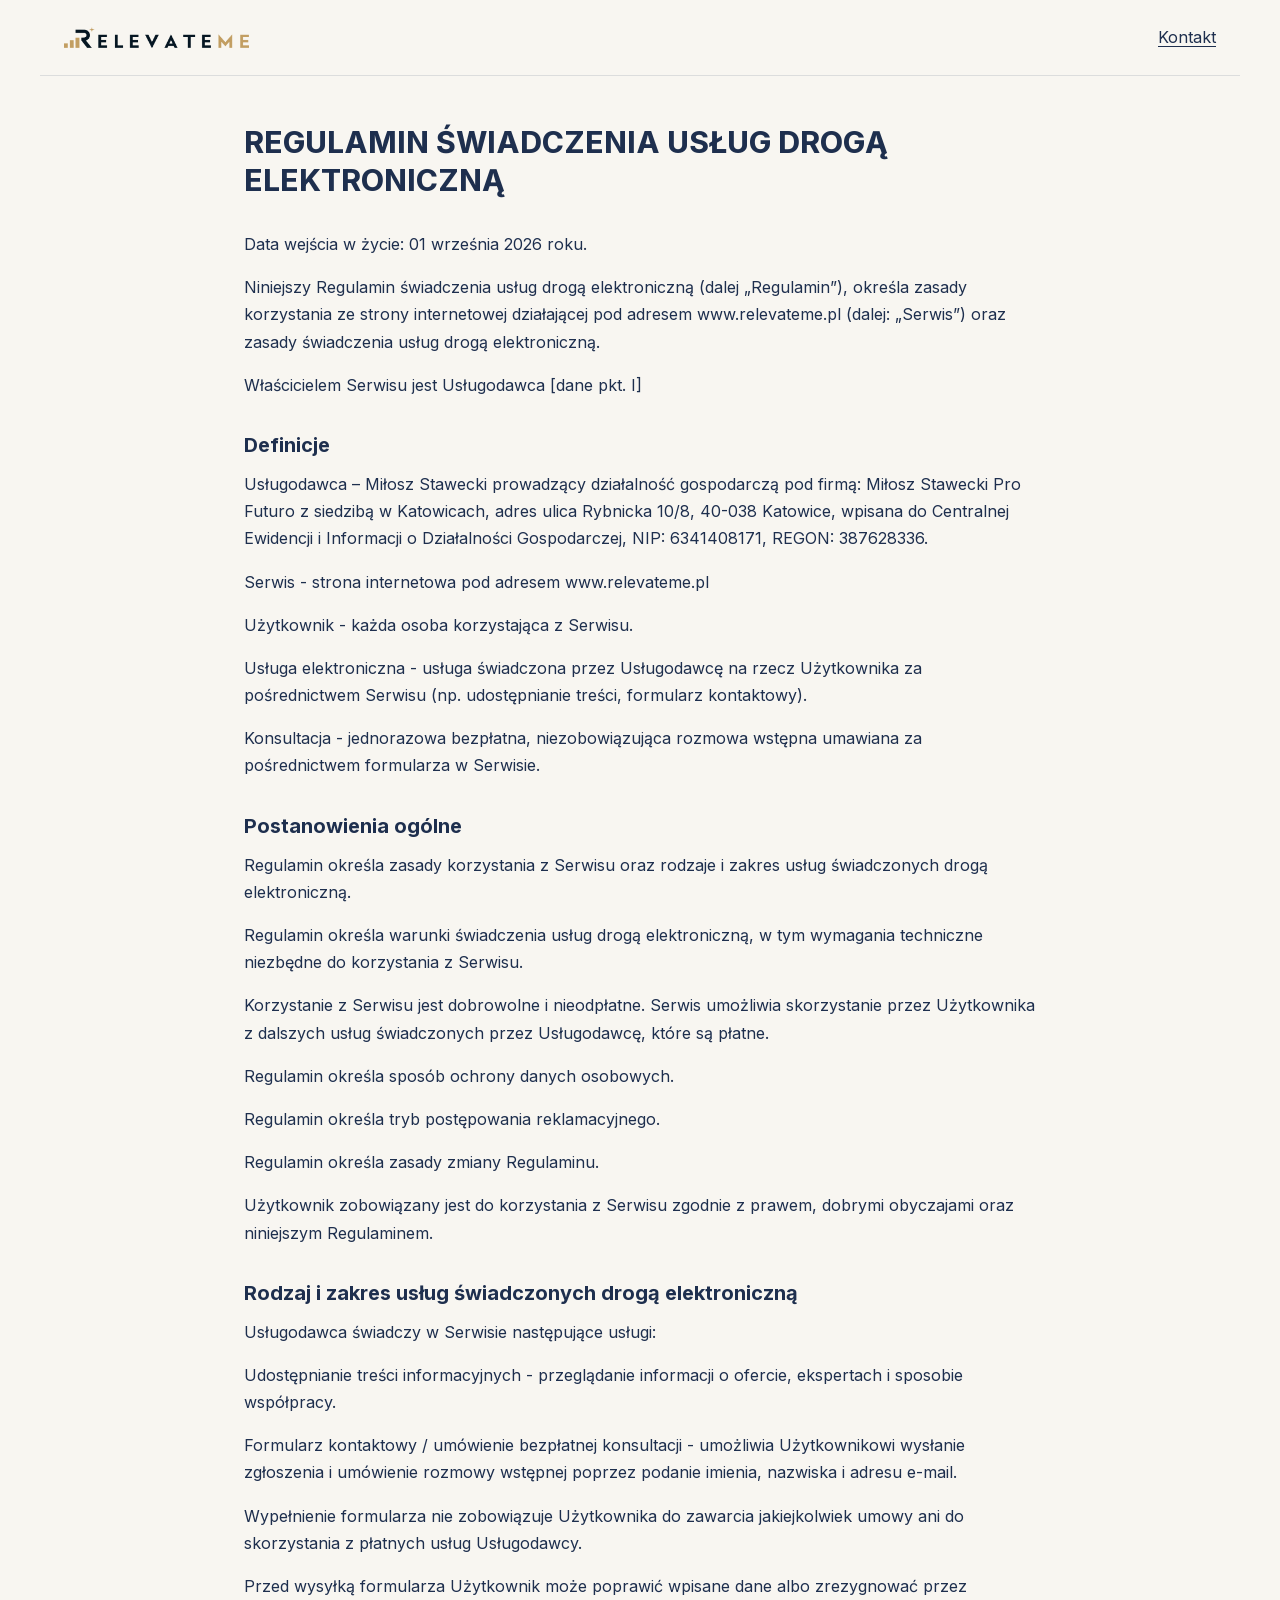
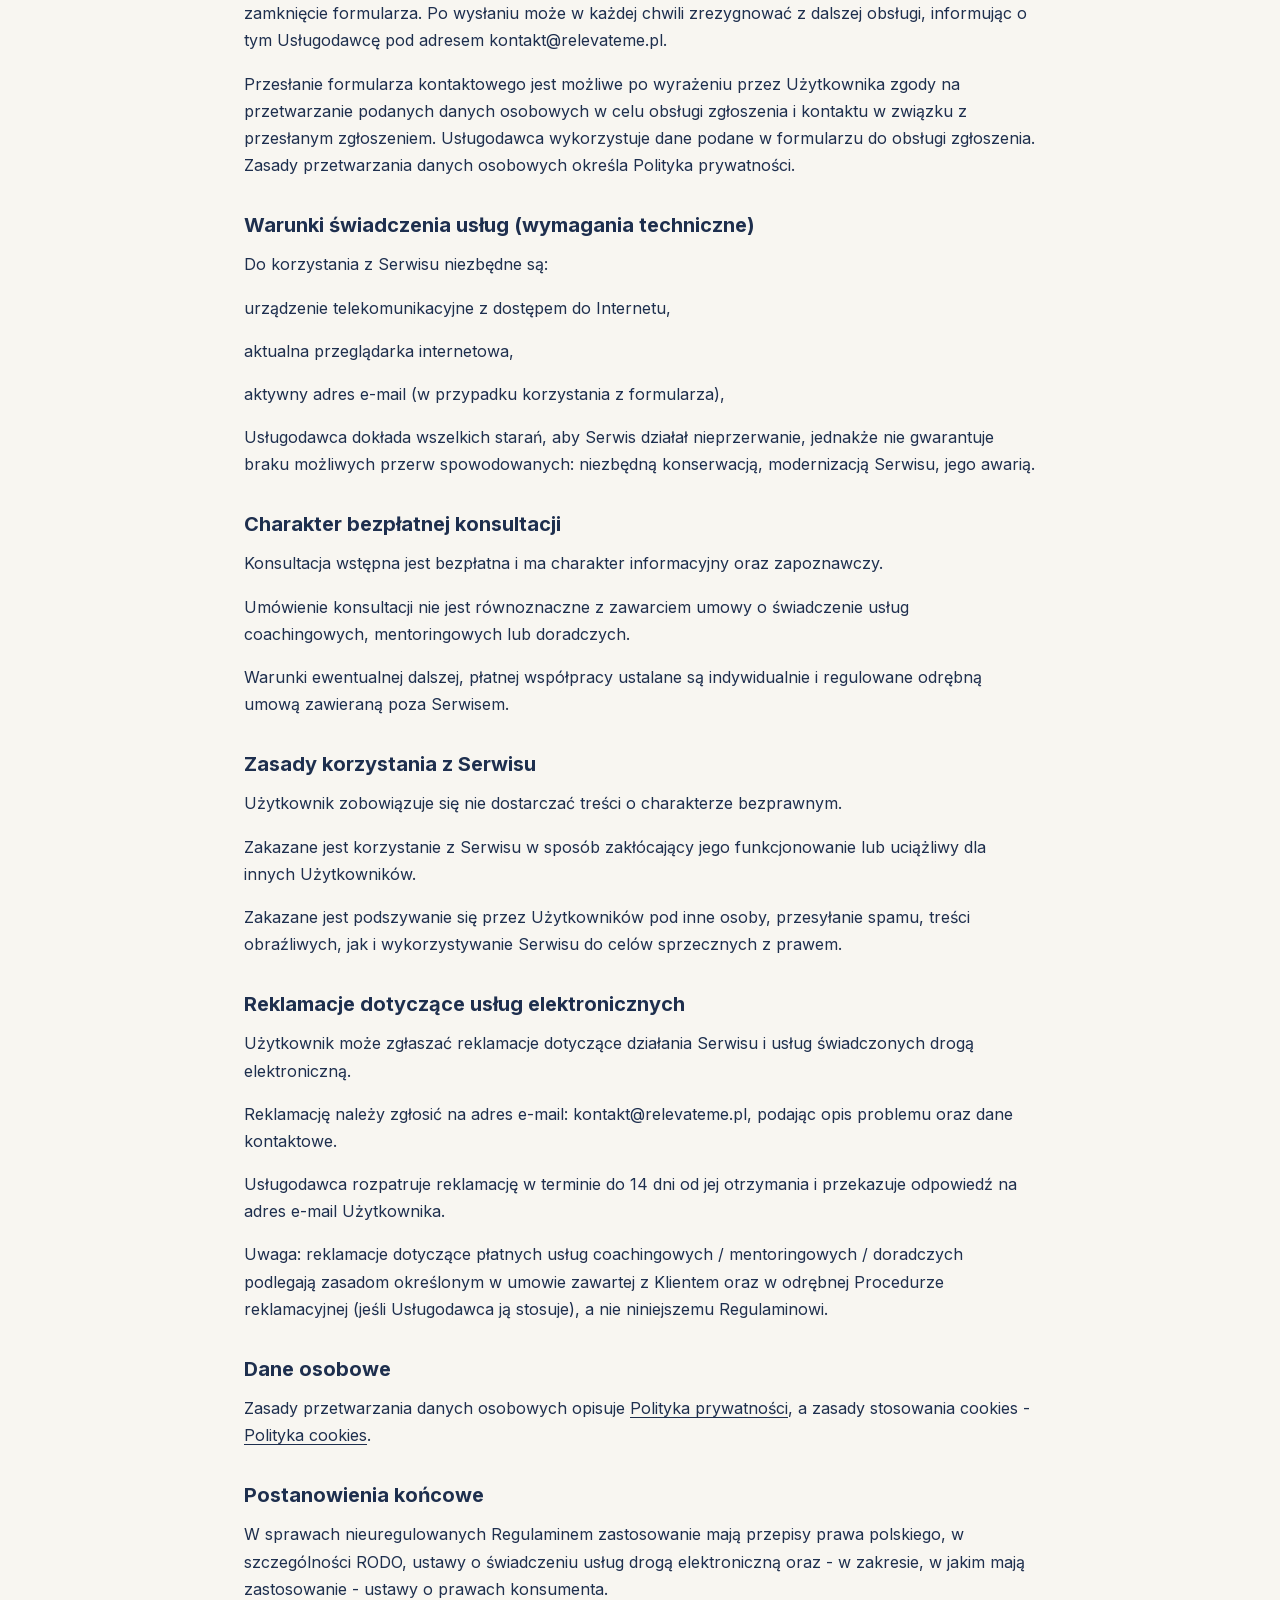
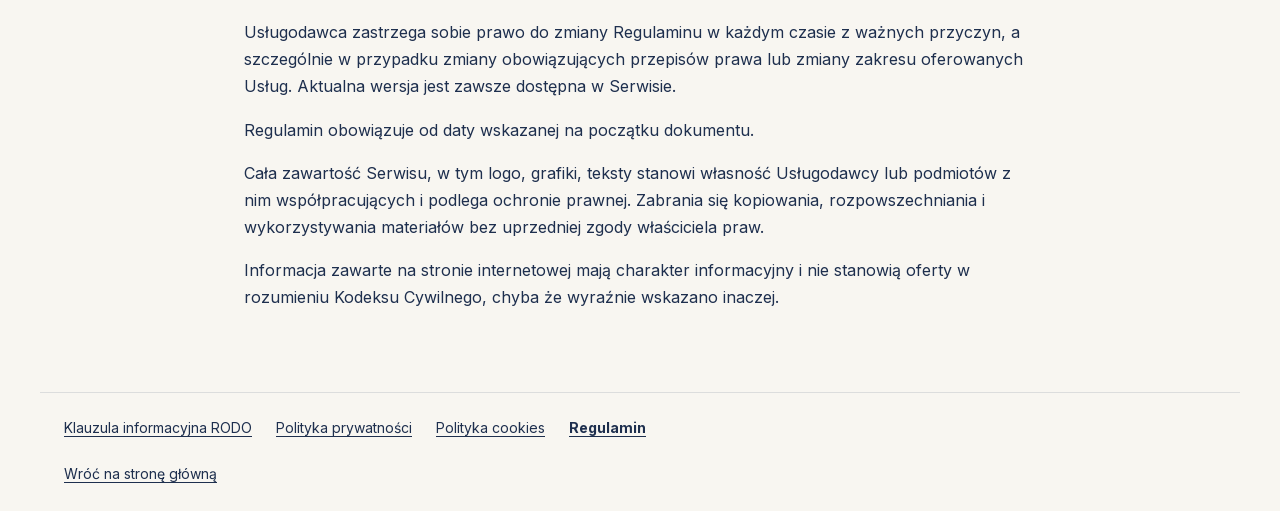
<file: coaching/regulamin.html>
<!doctype html>
<html lang="pl">
<head>
  <meta charset="utf-8" />
  <meta name="viewport" content="width=device-width, initial-scale=1" />
  <meta name="theme-color" content="#f8f6f1" />
  <title>Regulamin | RelevateMe</title>
  <link rel="stylesheet" href="legal.css?v=legal-20261125-v1" />
</head>
<body class="legalPage">
  <header class="legalHeader"><a href="index.html" aria-label="RelevateMe, strona główna"><img src="pictures/relevateme-header.png" alt="RelevateMe" width="185" /></a><a href="index.html#kontakt">Kontakt</a></header>
  <main class="legalDocument">
<h1>REGULAMIN ŚWIADCZENIA USŁUG DROGĄ ELEKTRONICZNĄ</h1>
<p>Data wejścia w życie: 01 września 2026 roku.</p>
<p>Niniejszy Regulamin świadczenia usług drogą elektroniczną (dalej „Regulamin”), określa zasady korzystania ze strony internetowej działającej pod adresem www.relevateme.pl (dalej: „Serwis”) oraz zasady świadczenia usług drogą elektroniczną.</p>
<p>Właścicielem Serwisu jest Usługodawca [dane pkt. I]</p>
<h2>Definicje</h2>
<p>Usługodawca – Miłosz Stawecki prowadzący działalność gospodarczą pod firmą: Miłosz Stawecki Pro Futuro z siedzibą w Katowicach, adres ulica Rybnicka 10/8, 40-038 Katowice, wpisana do Centralnej Ewidencji i Informacji o Działalności Gospodarczej, NIP: 6341408171, REGON: 387628336.</p>
<p>Serwis - strona internetowa pod adresem www.relevateme.pl</p>
<p>Użytkownik - każda osoba korzystająca z Serwisu.</p>
<p>Usługa elektroniczna - usługa świadczona przez Usługodawcę na rzecz Użytkownika za pośrednictwem Serwisu (np. udostępnianie treści, formularz kontaktowy).</p>
<p>Konsultacja - jednorazowa bezpłatna, niezobowiązująca rozmowa wstępna umawiana za pośrednictwem formularza w Serwisie.</p>
<h2>Postanowienia ogólne</h2>
<p>Regulamin określa zasady korzystania z Serwisu oraz rodzaje i zakres usług świadczonych drogą elektroniczną.</p>
<p>Regulamin określa warunki świadczenia usług drogą elektroniczną, w tym wymagania techniczne niezbędne do korzystania z Serwisu.</p>
<p>Korzystanie z Serwisu jest dobrowolne i nieodpłatne. Serwis umożliwia skorzystanie przez Użytkownika z dalszych usług świadczonych przez Usługodawcę, które są płatne.</p>
<p>Regulamin określa sposób ochrony danych osobowych.</p>
<p>Regulamin określa tryb postępowania reklamacyjnego.</p>
<p>Regulamin określa zasady zmiany Regulaminu.</p>
<p>Użytkownik zobowiązany jest do korzystania z Serwisu zgodnie z prawem, dobrymi obyczajami oraz niniejszym Regulaminem.</p>
<h2>Rodzaj i zakres usług świadczonych drogą elektroniczną</h2>
<p>Usługodawca świadczy w Serwisie następujące usługi:</p>
<p>Udostępnianie treści informacyjnych - przeglądanie informacji o ofercie, ekspertach i sposobie współpracy.</p>
<p>Formularz kontaktowy / umówienie bezpłatnej konsultacji - umożliwia Użytkownikowi wysłanie zgłoszenia i umówienie rozmowy wstępnej poprzez podanie imienia, nazwiska i adresu e-mail.</p>
<p>Wypełnienie formularza nie zobowiązuje Użytkownika do zawarcia jakiejkolwiek umowy ani do skorzystania z płatnych usług Usługodawcy.</p>
<p>Przed wysyłką formularza Użytkownik może poprawić wpisane dane albo zrezygnować przez zamknięcie formularza. Po wysłaniu może w każdej chwili zrezygnować z dalszej obsługi, informując o tym Usługodawcę pod adresem kontakt@relevateme.pl.</p>
<p>Przesłanie formularza kontaktowego jest możliwe po wyrażeniu przez Użytkownika zgody na przetwarzanie podanych danych osobowych w celu obsługi zgłoszenia i kontaktu w związku z przesłanym zgłoszeniem. Usługodawca wykorzystuje dane podane w formularzu do obsługi zgłoszenia. Zasady przetwarzania danych osobowych określa Polityka prywatności.</p>
<h2>Warunki świadczenia usług (wymagania techniczne)</h2>
<p>Do korzystania z Serwisu niezbędne są:</p>
<p>urządzenie telekomunikacyjne z dostępem do Internetu,</p>
<p>aktualna przeglądarka internetowa,</p>
<p>aktywny adres e-mail (w przypadku korzystania z formularza),</p>
<p>Usługodawca dokłada wszelkich starań, aby Serwis działał nieprzerwanie, jednakże nie gwarantuje braku możliwych przerw spowodowanych: niezbędną konserwacją, modernizacją Serwisu, jego awarią.</p>
<h2>Charakter bezpłatnej konsultacji</h2>
<p>Konsultacja wstępna jest bezpłatna i ma charakter informacyjny oraz zapoznawczy.</p>
<p>Umówienie konsultacji nie jest równoznaczne z zawarciem umowy o świadczenie usług coachingowych, mentoringowych lub doradczych.</p>
<p>Warunki ewentualnej dalszej, płatnej współpracy ustalane są indywidualnie i regulowane odrębną umową zawieraną poza Serwisem.</p>
<h2>Zasady korzystania z Serwisu</h2>
<p>Użytkownik zobowiązuje się nie dostarczać treści o charakterze bezprawnym.</p>
<p>Zakazane jest korzystanie z Serwisu w sposób zakłócający jego funkcjonowanie lub uciążliwy dla innych Użytkowników.</p>
<p>Zakazane jest podszywanie się przez Użytkowników pod inne osoby, przesyłanie spamu, treści obraźliwych, jak i wykorzystywanie Serwisu do celów sprzecznych z prawem.</p>
<h2>Reklamacje dotyczące usług elektronicznych</h2>
<p>Użytkownik może zgłaszać reklamacje dotyczące działania Serwisu i usług świadczonych drogą elektroniczną.</p>
<p>Reklamację należy zgłosić na adres e-mail: kontakt@relevateme.pl, podając opis problemu oraz dane kontaktowe.</p>
<p>Usługodawca rozpatruje reklamację w terminie do 14 dni od jej otrzymania i przekazuje odpowiedź na adres e-mail Użytkownika.</p>
<p>Uwaga: reklamacje dotyczące płatnych usług coachingowych / mentoringowych / doradczych podlegają zasadom określonym w umowie zawartej z Klientem oraz w odrębnej Procedurze reklamacyjnej (jeśli Usługodawca ją stosuje), a nie niniejszemu Regulaminowi.</p>
<h2>Dane osobowe</h2>
<p>Zasady przetwarzania danych osobowych opisuje <a href="polityka-prywatnosci.html">Polityka prywatności</a>, a zasady stosowania cookies - <a href="polityka-cookies.html">Polityka cookies</a>.</p>
<h2>Postanowienia końcowe</h2>
<p>W sprawach nieuregulowanych Regulaminem zastosowanie mają przepisy prawa polskiego, w szczególności RODO, ustawy o świadczeniu usług drogą elektroniczną oraz - w zakresie, w jakim mają zastosowanie - ustawy o prawach konsumenta.</p>
<p>Usługodawca zastrzega sobie prawo do zmiany Regulaminu w każdym czasie z ważnych przyczyn, a szczególnie w przypadku zmiany obowiązujących przepisów prawa lub zmiany zakresu oferowanych Usług. Aktualna wersja jest zawsze dostępna w Serwisie.</p>
<p>Regulamin obowiązuje od daty wskazanej na początku dokumentu.</p>
<p>Cała zawartość Serwisu, w tym logo, grafiki, teksty stanowi własność Usługodawcy lub podmiotów z nim współpracujących i podlega ochronie prawnej. Zabrania się kopiowania, rozpowszechniania i wykorzystywania materiałów bez uprzedniej zgody właściciela praw.</p>
<p>Informacja zawarte na stronie internetowej mają charakter informacyjny i nie stanowią oferty w rozumieniu Kodeksu Cywilnego, chyba że wyraźnie wskazano inaczej.</p>
  </main>
  <footer class="legalFooter"><nav class="legalLinks" aria-label="Dokumenty prawne"><a href="klauzula-informacyjna.html">Klauzula informacyjna RODO</a><a href="polityka-prywatnosci.html">Polityka prywatności</a><a href="polityka-cookies.html">Polityka cookies</a><a href="regulamin.html" aria-current="page">Regulamin</a></nav><a href="index.html">Wróć na stronę główną</a></footer>
</body>
</html>
</file>
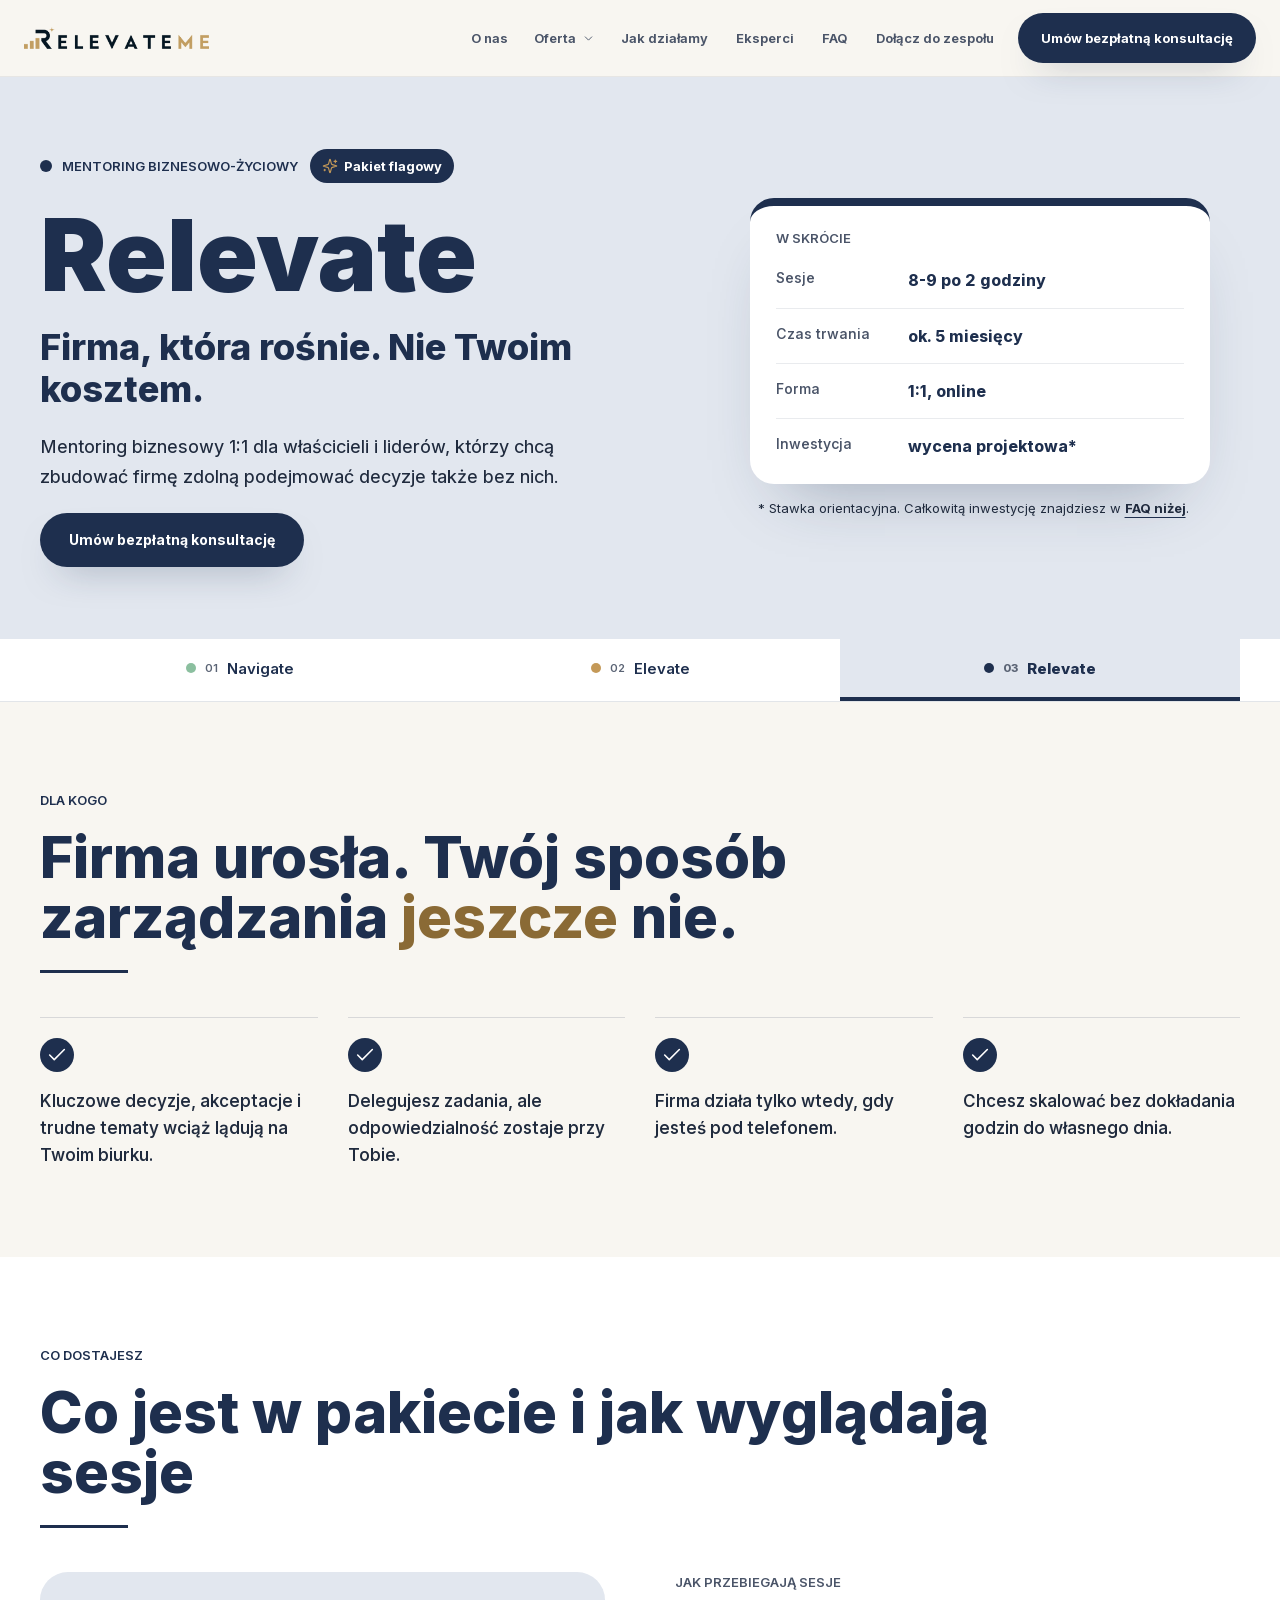
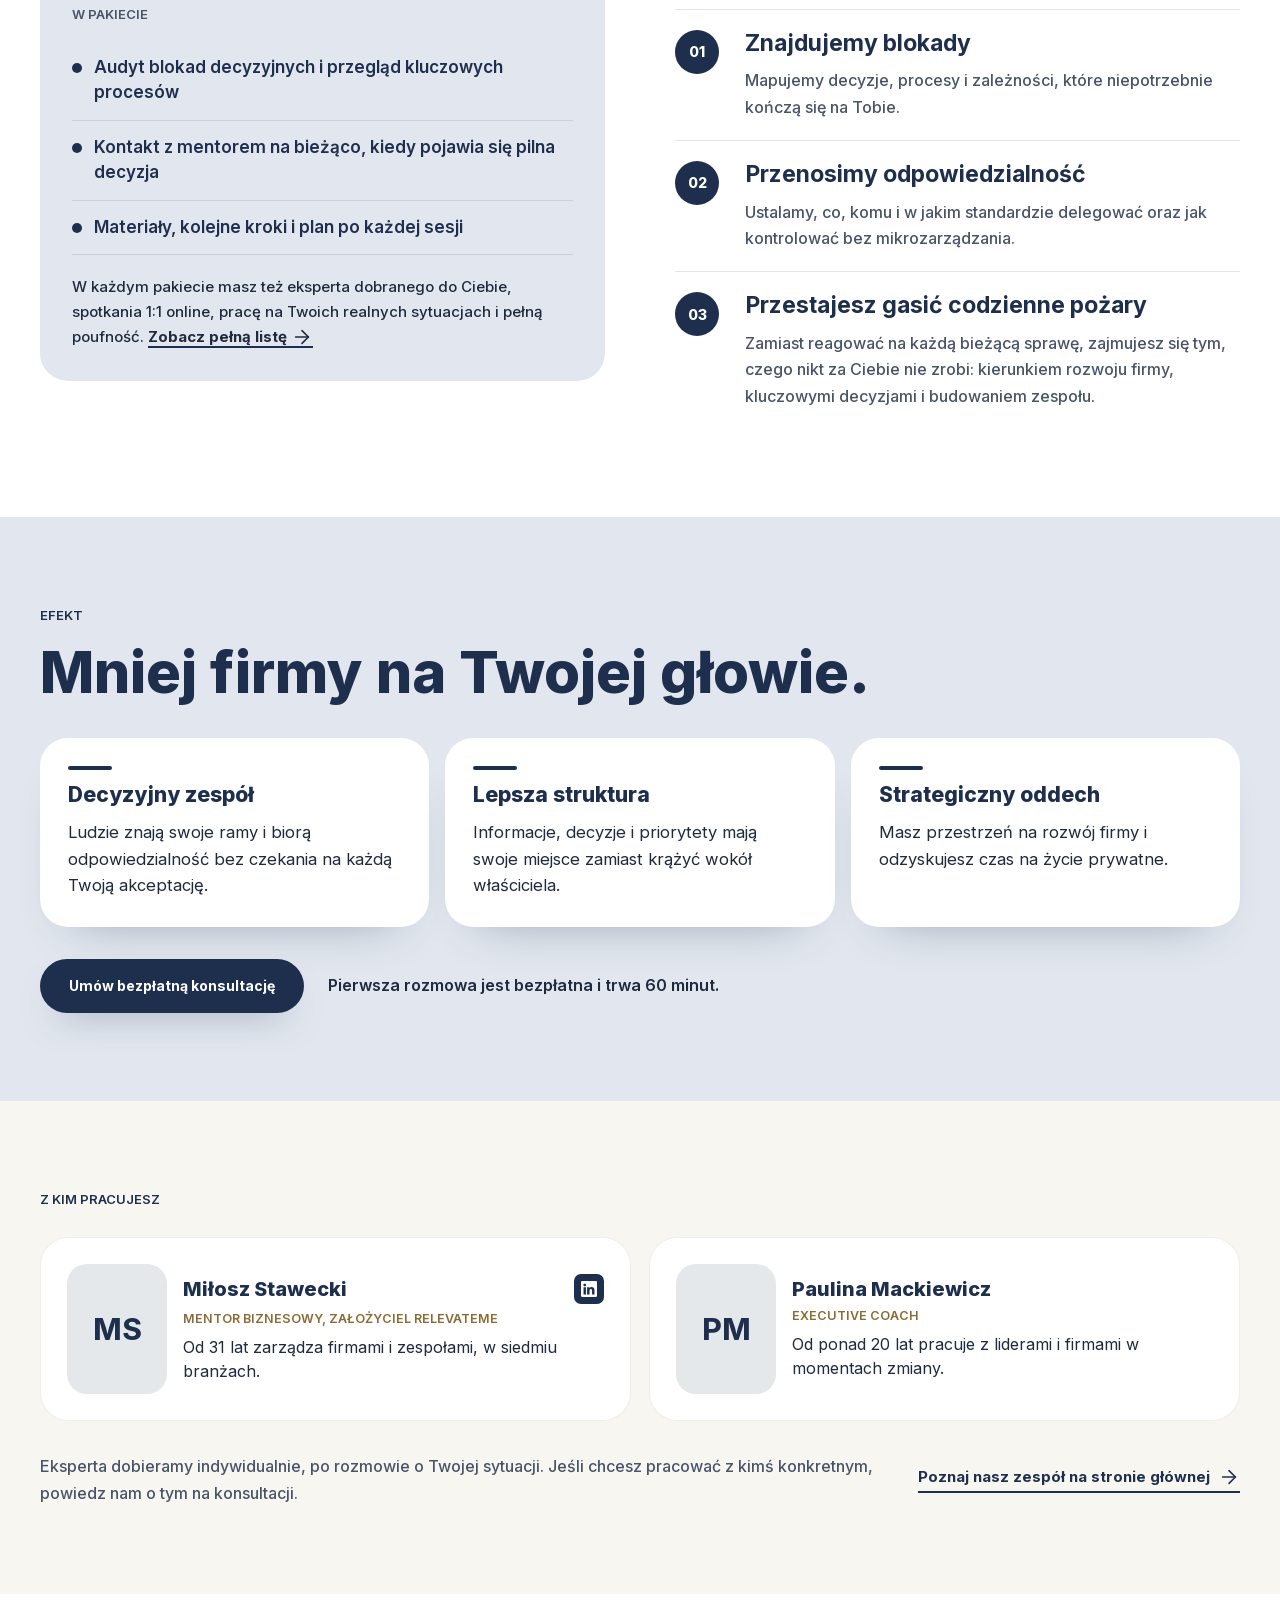
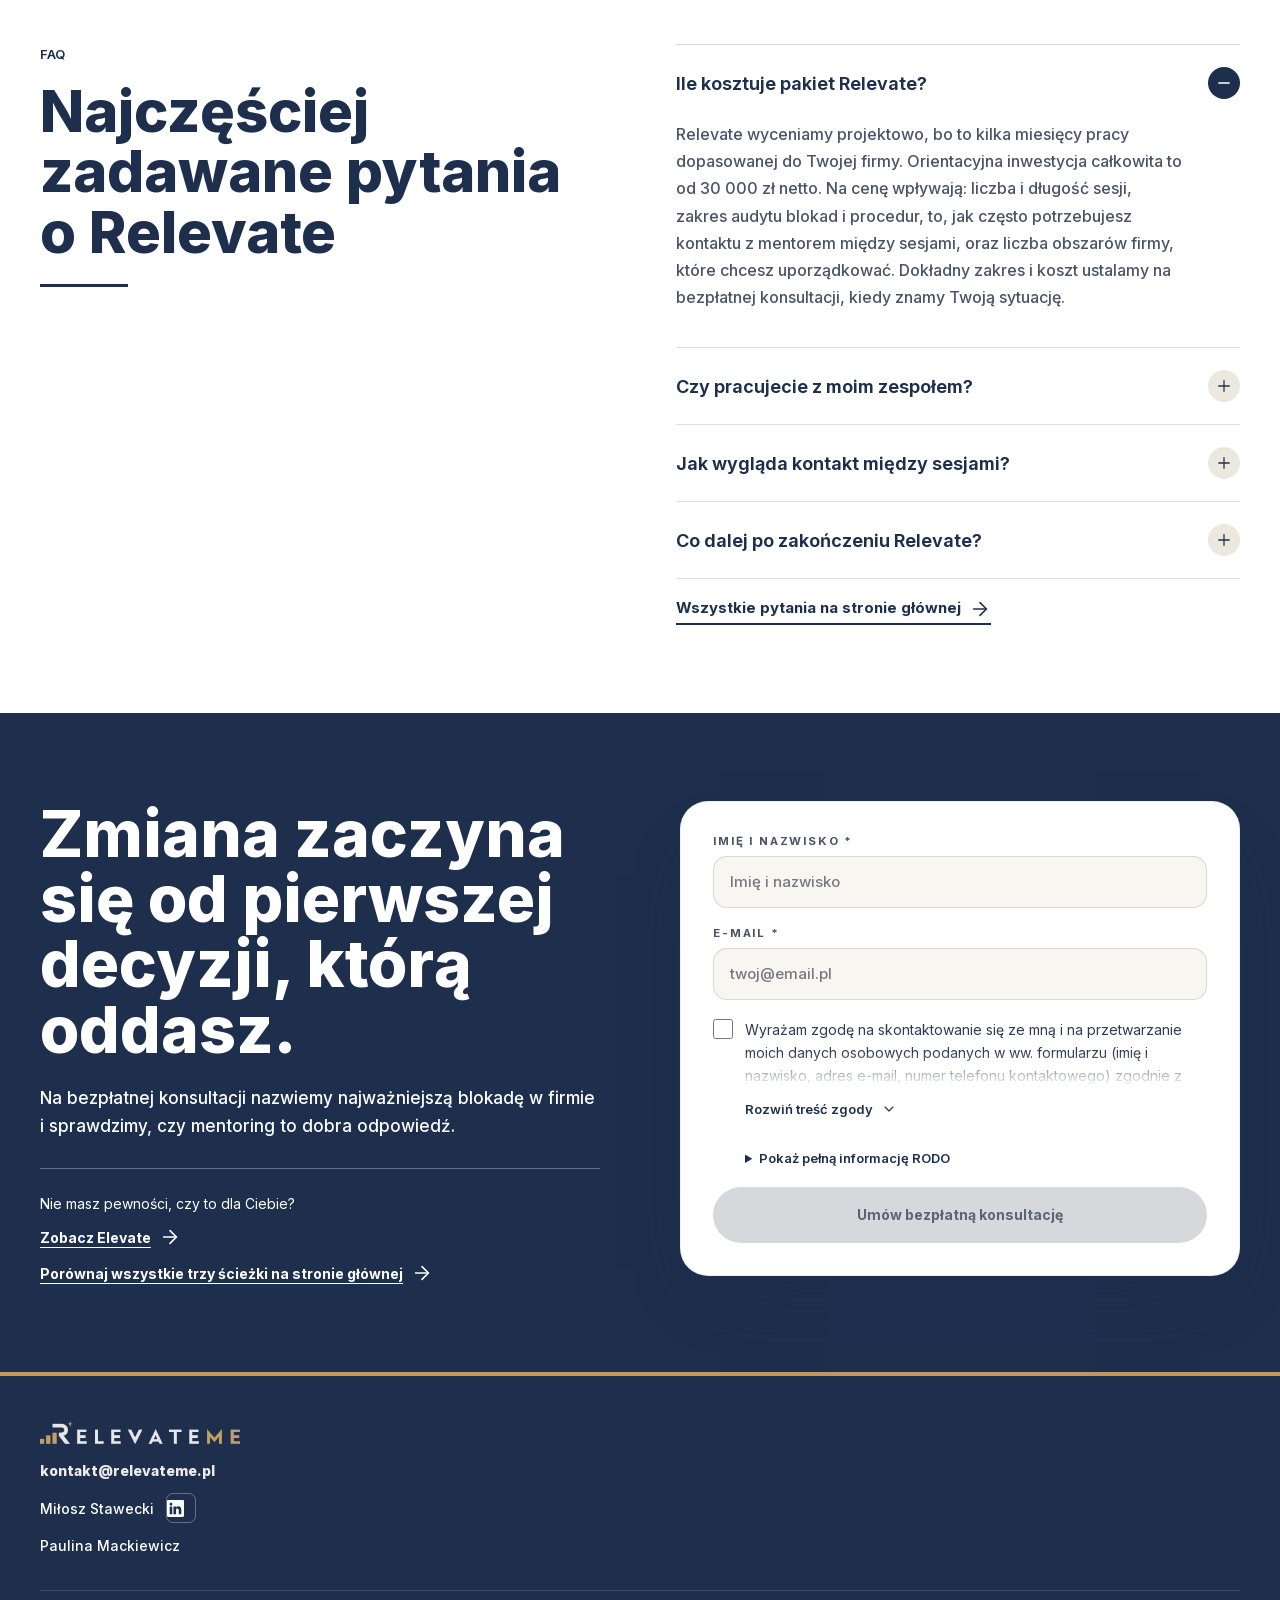
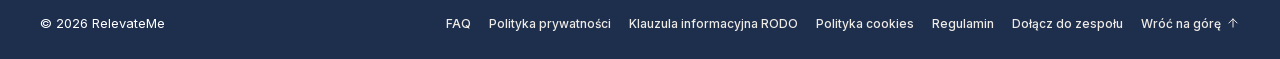
<file: coaching/relevate.html>
<!doctype html>
<html lang="pl">
<head>
  <meta charset="utf-8" />
  <meta name="viewport" content="width=device-width, initial-scale=1, viewport-fit=cover" />
  <meta name="description" content="Mentoring biznesowo-życiowy Relevate. Firma, która rośnie. Nie Twoim kosztem." />
  <meta name="theme-color" content="#e2e7ef" />
  <title>Relevate | RelevateMe</title>
  <meta property="og:type" content="website" />
  <meta property="og:site_name" content="RelevateMe" />
  <meta property="og:locale" content="pl_PL" />
  <meta property="og:title" content="Relevate | RelevateMe" />
  <meta property="og:description" content="Mentoring biznesowo-życiowy Relevate. Firma, która rośnie. Nie Twoim kosztem." />
  <meta property="og:url" content="https://relevateme.pl/relevate.html" />
  <meta property="og:image" content="https://relevateme.pl/pictures/relevateme-social-card-v1.png" />
  <meta property="og:image:type" content="image/png" />
  <meta property="og:image:width" content="1200" />
  <meta property="og:image:height" content="630" />
  <meta property="og:image:alt" content="Logo RelevateMe" />
  <meta name="twitter:card" content="summary_large_image" />
  <meta name="twitter:image" content="https://relevateme.pl/pictures/relevateme-social-card-v1.png" />
  <meta name="twitter:image:alt" content="Logo RelevateMe" />
  <link rel="stylesheet" href="styles.css?v=paulina-20261106-v2" />
  <link rel="stylesheet" href="redesign.css?v=paused-expert-progress-v2" />
  <link rel="stylesheet" href="analytics.css?v=posthog-v2" />
  <link rel="stylesheet" href="legal.css?v=consent-motion-v1" />
</head>
<body class="redesign packagePage" data-package="relevate">
  <header class="siteHeader" id="siteHeader"></header>
  <main></main>
  <footer class="footer"></footer>
  <script src="referral-config.js?v=referrals-v2"></script>
  <script src="referral.js?v=referrals-v2"></script>
  <script src="analytics-config.js?v=cookieless-v1"></script>
  <script src="analytics.js?v=referrals-v2"></script>
  <script src="content.js?v=expert-initials-v1"></script>
  <script src="package-content.js?v=copy-review-v1"></script>
  <script src="legal-content.js?v=legal-20261125-v1"></script>
  <script src="redesign-content.js?v=mentor-linkedin-v1"></script>
  <script src="lucide.min.js"></script>
  <script src="redesign.js?v=mentor-linkedin-v1"></script>
  <script src="package-page.js?v=expert-initials-v1"></script>
</body>
</html>
</file>
<file: coaching/styles.css>
/* Created by Patryk Piwowarczyk */

/* =========================================================
   TOKENS
   ========================================================= */

:root {
  --sand: #eeeae6;
  --sand2: #e7e1db;
  --white: #fbfaf8;

  --navy: #16213a;
  --navy2: #21304e;
  --blue: #416b9d;
  --sky: #8eb9de;
  --gold: #bd9657;
  --coral: #c68174;
  --inkBlue: #081c2c;
  --blueWash: #e3eaf2;
  --goldWash: #f2dfb8;
  --roseWash: #ead4cf;
  --muted: rgba(22, 33, 58, 0.68);
  --muted2: rgba(22, 33, 58, 0.48);

  --line: rgba(22, 33, 58, 0.12);
  --lineStrong: rgba(22, 33, 58, 0.22);

  --card: rgba(255, 255, 255, 0.62);
  --cardStrong: rgba(255, 255, 255, 0.86);

  --radius: 20px;
  --radius2: 34px;
  --radiusBlob: 42% 58% 55% 45% / 46% 42% 58% 54%;

  --shadow: 0 24px 70px rgba(22, 33, 58, 0.12);
  --shadow2: 0 16px 42px rgba(22, 33, 58, 0.1);
  --shadowTint: 0 26px 68px rgba(36, 84, 111, 0.18);
  --shadowGold: 0 22px 58px rgba(157, 116, 52, 0.14);
  --accentLine: linear-gradient(90deg, #16213a 0%, #bd9657 48%, #416b9d 100%);
  --surfaceGlow: linear-gradient(135deg, rgba(65, 107, 157, 0.18), rgba(189, 150, 87, 0.16), rgba(65, 107, 157, 0.14));

  --max: 1160px;
  --navH: 72px;

  --ease: cubic-bezier(0.2, 0.8, 0.2, 1);
  --ease2: cubic-bezier(0.16, 1, 0.3, 1);

  --h1: clamp(2.65rem, 5.8vw, 6.4rem);
  --h2: clamp(1.85rem, 3vw, 3.25rem);
  --h3: clamp(1.15rem, 1.4vw, 1.35rem);
  --p: clamp(1rem, 1.1vw, 1.1rem);
}

/* =========================================================
   BASE
   ========================================================= */

* {
  box-sizing: border-box;
}

html {
  min-height: 100%;
  scroll-behavior: smooth;
  background: #f3eee7;
}

body {
  min-height: 100%;
  margin: 0;
  font-family:
    Inter, ui-sans-serif, system-ui, -apple-system, BlinkMacSystemFont,
    "Segoe UI", Roboto, Arial, sans-serif;
  color: var(--navy);
  overflow-x: hidden;
  background:
    linear-gradient(180deg, #f4eee7 0%, #fbfaf8 30%, #eef3f8 58%, #f1e8de 100%);
  letter-spacing: 0.01em;
}

@supports (height: 100svh) {
  html,
  body {
    min-height: 100svh;
  }
}

body.drawer-open,
body.modal-open {
  overflow: hidden;
}

a {
  color: inherit;
  text-decoration: none;
}

button,
input,
textarea {
  font: inherit;
}

img {
  max-width: 100%;
}

.container {
  width: min(var(--max), calc(100% - 48px));
  margin: 0 auto;
}

::selection {
  background: var(--navy);
  color: var(--sand);
}

/* =========================================================
   AMBIENT
   ========================================================= */

.ambient {
  position: fixed;
  inset: 0;
  z-index: -1;
  overflow: hidden;
  pointer-events: none;
}

.ambient__shape {
  position: absolute;
  border-radius: 999px;
  filter: blur(34px);
  opacity: 0.42;
}

.ambient__shape--one {
  top: -150px;
  right: -120px;
  width: 440px;
  height: 440px;
  background: rgba(65, 107, 157, 0.24);
}

.ambient__shape--two {
  bottom: 5%;
  left: -160px;
  width: 380px;
  height: 380px;
  background: rgba(189, 150, 87, 0.18);
}

.ambient__grid {
  position: absolute;
  inset: 0;
  opacity: 0.16;
  background-image:
    linear-gradient(rgba(22, 33, 58, 0.16) 1px, transparent 1px),
    linear-gradient(90deg, rgba(22, 33, 58, 0.14) 1px, transparent 1px);
  background-size: 56px 56px;
  mask-image: linear-gradient(180deg, rgba(0, 0, 0, 0.65), transparent 68%);
}

/* =========================================================
   HEADER / NAV
   ========================================================= */

.siteHeader {
  position: fixed;
  top: 0;
  right: 0;
  left: 0;
  z-index: 100;
  padding-top: env(safe-area-inset-top);
  background:
    linear-gradient(90deg, rgba(251, 250, 248, 0.86), rgba(240, 236, 231, 0.78)),
    rgba(238, 234, 230, 0.76);
  border-bottom: 1px solid rgba(22, 33, 58, 0.08);
  backdrop-filter: blur(18px);
  -webkit-backdrop-filter: blur(18px);
  transition:
    background 0.24s var(--ease),
    box-shadow 0.24s var(--ease);
}

.siteHeader.is-scrolled {
  background:
    linear-gradient(90deg, rgba(251, 250, 248, 0.94), rgba(239, 235, 230, 0.9)),
    rgba(238, 234, 230, 0.92);
  box-shadow: 0 14px 34px rgba(22, 33, 58, 0.08);
}

.nav__inner {
  display: flex;
  align-items: center;
  justify-content: space-between;
  height: var(--navH);
  gap: 22px;
}

.brand {
  display: inline-flex;
  align-items: center;
  flex: 0 0 auto;
  width: 46px;
  min-width: 46px;
}

.brand__logo {
  display: block;
  width: 46px;
  height: 46px;
  object-fit: contain;
  object-position: center;
}

.nav__links {
  display: flex;
  align-items: center;
  justify-content: center;
  gap: clamp(16px, 2.5vw, 42px);
}

.nav__links a {
  position: relative;
  padding: 12px 2px;
  color: rgba(22, 33, 58, 0.58);
  font-size: 0.82rem;
  font-weight: 760;
  letter-spacing: 0.16em;
  white-space: nowrap;
  transition: color 0.22s var(--ease);
}

.nav__links a:hover,
.nav__links a.is-active {
  color: var(--navy);
}

.nav__links a::after {
  content: "";
  position: absolute;
  right: 2px;
  bottom: 5px;
  left: 2px;
  height: 2px;
  border-radius: 999px;
  opacity: 0;
  transform: scaleX(0.5);
  background: var(--navy);
  transition:
    opacity 0.22s var(--ease),
    transform 0.22s var(--ease);
}

.nav__links a:hover::after,
.nav__links a.is-active::after {
  opacity: 1;
  transform: scaleX(1);
}

.nav__actions {
  display: flex;
  align-items: center;
  gap: 14px;
}

.nav__cta {
  min-height: 38px;
  max-width: 250px;
  padding: 8px 18px;
  font-size: 0.82rem;
  line-height: 1.18;
}

.linkedin {
  display: grid;
  width: 42px;
  height: 42px;
  place-items: center;
  border-radius: 50%;
  background: #0a79b8;
  color: #fff;
  box-shadow: 0 14px 28px rgba(10, 121, 184, 0.18);
  transition:
    transform 0.22s var(--ease),
    box-shadow 0.22s var(--ease);
}

.linkedin:hover {
  transform: translateY(-2px);
  box-shadow: 0 18px 34px rgba(10, 121, 184, 0.25);
}

/* =========================================================
   BUTTONS
   ========================================================= */

.btn {
  position: relative;
  display: inline-flex;
  align-items: center;
  justify-content: center;
  min-height: 46px;
  padding: 13px 22px;
  overflow: hidden;
  border: 1px solid transparent;
  border-radius: 999px;
  cursor: pointer;
  color: var(--navy);
  font-weight: 820;
  letter-spacing: 0.16em;
  text-align: center;
  transition:
    transform 0.24s var(--ease),
    background 0.24s var(--ease),
    border-color 0.24s var(--ease),
    color 0.24s var(--ease),
    box-shadow 0.24s var(--ease);
  will-change: transform;
}

.btn:hover {
  transform: translateY(-2px);
}

.btn--primary {
  background:
    linear-gradient(135deg, #111b32 0%, #1b2d4d 58%, #274d70 100%);
  color: var(--sand);
  box-shadow: 0 18px 38px rgba(22, 33, 58, 0.22), 0 8px 24px rgba(65, 107, 157, 0.16);
}

.btn--primary:hover {
  background:
    linear-gradient(135deg, #0f1830 0%, #20375d 60%, #2d5b83 100%);
  box-shadow: 0 24px 54px rgba(22, 33, 58, 0.28);
}

.btn:disabled,
.btn[disabled],
.btn:disabled:hover,
.btn[disabled]:hover {
  cursor: not-allowed;
  transform: none;
  box-shadow: none;
}

.btn--primary:disabled,
.btn--primary[disabled],
.btn--primary:disabled:hover,
.btn--primary[disabled]:hover {
  border-color: rgba(22, 33, 58, 0.08);
  background: rgba(22, 33, 58, 0.18);
  color: rgba(22, 33, 58, 0.44);
}

.btn:disabled .btn__shine,
.btn[disabled] .btn__shine {
  opacity: 0;
}

.btn--secondary {
  border-color: rgba(22, 33, 58, 0.14);
  background:
    linear-gradient(135deg, rgba(255, 255, 255, 0.76), rgba(239, 246, 246, 0.64));
  color: var(--navy);
  box-shadow: 0 14px 34px rgba(22, 33, 58, 0.1);
}

.btn--secondary:hover {
  border-color: rgba(22, 33, 58, 0.24);
  background: rgba(255, 255, 255, 0.78);
  box-shadow: 0 20px 46px rgba(22, 33, 58, 0.14);
}

.btn--outline {
  background: transparent;
  border-color: var(--lineStrong);
  color: rgba(22, 33, 58, 0.74);
}

.btn--outline:hover {
  border-color: var(--navy);
  color: var(--navy);
}

.btn--text {
  padding-inline: 0;
  background: transparent;
  color: rgba(22, 33, 58, 0.62);
  box-shadow: none;
}

.btn--text:hover {
  color: var(--navy);
}

.btn--wide {
  width: 100%;
}

.btn__shine {
  position: absolute;
  inset: -1px;
  pointer-events: none;
  opacity: 0.34;
  border-radius: inherit;
  background: radial-gradient(
    250px 70px at var(--mx, 20%) var(--my, 20%),
    rgba(255, 255, 255, 0.44),
    transparent 65%
  );
}

/* =========================================================
   MOBILE DRAWER
   ========================================================= */

.nav__toggle {
  position: relative;
  display: none;
  width: 44px;
  height: 44px;
  padding: 0;
  border: 1px solid var(--line);
  border-radius: 50%;
  background: rgba(255, 255, 255, 0.38);
  color: transparent;
  cursor: pointer;
}

.nav__toggle::before,
.nav__toggle::after,
.nav__toggleMid {
  content: "";
  position: absolute;
  right: 12px;
  left: 12px;
  height: 2px;
  border-radius: 999px;
  background: var(--navy);
  transition:
    transform 0.22s var(--ease),
    opacity 0.22s var(--ease);
}

.nav__toggle::before {
  top: 14px;
}

.nav__toggleMid {
  top: 50%;
  transform: translateY(-50%);
}

.nav__toggle::after {
  bottom: 14px;
}

.nav__toggle[aria-expanded="true"]::before {
  transform: translateY(7px) rotate(45deg);
}

.nav__toggle[aria-expanded="true"] .nav__toggleMid {
  opacity: 0;
}

.nav__toggle[aria-expanded="true"]::after {
  transform: translateY(-7px) rotate(-45deg);
}

.drawer {
  position: fixed;
  top: calc(var(--navH) + env(safe-area-inset-top));
  right: 0;
  bottom: 0;
  left: 0;
  z-index: 90;
  opacity: 0;
  pointer-events: none;
  transition: opacity 0.24s var(--ease);
}

.drawer.is-open {
  opacity: 1;
  pointer-events: auto;
}

.drawer__backdrop {
  position: absolute;
  inset: 0;
  border: 0;
  background: rgba(22, 33, 58, 0.14);
}

.drawer__panel {
  position: absolute;
  top: 16px;
  right: 16px;
  width: min(290px, calc(100% - 32px));
  padding: 18px;
  border: 1px solid var(--line);
  border-radius: 28px;
  background: rgba(251, 250, 248, 0.94);
  box-shadow: var(--shadow);
  backdrop-filter: blur(18px);
  -webkit-backdrop-filter: blur(18px);
  transform: translateY(-10px);
  transition: transform 0.24s var(--ease);
}

.drawer.is-open .drawer__panel {
  transform: translateY(0);
}

.drawer__link {
  display: block;
  padding: 16px;
  border-radius: 18px;
  color: rgba(22, 33, 58, 0.72);
  font-weight: 800;
  letter-spacing: 0.16em;
  text-align: center;
}

.drawer__link:hover {
  background: rgba(22, 33, 58, 0.06);
  color: var(--navy);
}

/* =========================================================
   HERO
   ========================================================= */

.hero {
  position: relative;
  min-height: 78svh;
  padding-top: calc(var(--navH) + env(safe-area-inset-top));
  overflow: hidden;
  background:
    linear-gradient(180deg, rgba(251, 250, 248, 0.86), rgba(251, 250, 248, 0) 62%),
    linear-gradient(145deg, #f4eee7 0%, #fbfaf8 46%, #eef3f8 100%);
  isolation: isolate;
}

.hero::before {
  content: "";
  position: absolute;
  top: 8%;
  left: -14%;
  z-index: 0;
  width: min(58vw, 720px);
  height: min(44vw, 520px);
  border-radius: 999px;
  pointer-events: none;
  background: rgba(189, 150, 87, 0.22);
  box-shadow:
    48vw 10vw 0 42px rgba(65, 107, 157, 0.2),
    30vw 28vw 0 18px rgba(189, 150, 87, 0.12);
  opacity: 0.78;
  filter: blur(76px);
  transform: translate3d(0, 0, 0) rotate(-8deg);
}

.hero::after {
  content: "";
  position: absolute;
  right: -16%;
  bottom: 5%;
  z-index: 0;
  width: min(52vw, 640px);
  height: min(46vw, 560px);
  border-radius: 999px;
  background: rgba(65, 107, 157, 0.16);
  opacity: 0.86;
  filter: blur(82px);
  pointer-events: none;
  transform: translate3d(0, 0, 0) rotate(10deg);
}

.hero__inner {
  position: relative;
  z-index: 1;
  display: grid;
  grid-template-columns: minmax(0, 0.86fr) minmax(360px, 0.62fr);
  align-items: center;
  min-height: calc(78svh - var(--navH));
  gap: clamp(58px, 8vw, 128px);
  padding: clamp(46px, 5.5vw, 70px) 0 clamp(72px, 7vw, 98px);
}

.hero__copy {
  display: grid;
  align-content: center;
  max-width: 720px;
}

.heroLogo {
  display: inline-flex;
  width: fit-content;
  max-width: 100%;
  margin: 0 0 22px;
  color: rgba(8, 28, 44, 0.9);
  font-size: clamp(1.08rem, 1.5vw, 1.38rem);
  font-weight: 520;
  letter-spacing: 0.34em;
  line-height: 1;
  text-transform: uppercase;
  white-space: nowrap;
}

.heroLogo span {
  color: var(--gold);
}

.eyebrow {
  margin: 0 0 28px;
  color: rgba(22, 33, 58, 0.58);
  font-size: 0.82rem;
  font-weight: 860;
  letter-spacing: 0.24em;
  text-transform: uppercase;
}

.eyebrow--light {
  color: rgba(238, 234, 230, 0.78);
}

.hero__title {
  max-width: 680px;
  margin: 0;
  color: var(--inkBlue);
  font-size: var(--h1);
  line-height: 1.055;
  letter-spacing: -0.065em;
  white-space: pre-line;
}

.hero__lead {
  max-width: 612px;
  margin: 28px 0 0;
  padding: 24px 28px 24px 30px;
  border-left: 5px solid rgba(189, 150, 87, 0.92);
  border-radius: 0 26px 26px 0;
  background:
    linear-gradient(90deg, rgba(255, 255, 255, 0.88), rgba(246, 241, 233, 0.58)),
    rgba(255, 255, 255, 0.26);
  color: rgba(22, 33, 58, 0.72);
  box-shadow:
    0 18px 56px rgba(22, 33, 58, 0.09),
    inset 0 1px 0 rgba(255, 255, 255, 0.62);
  font-size: clamp(1.04rem, 1.18vw, 1.18rem);
  font-weight: 650;
  line-height: 1.48;
}

.hero__actions {
  display: flex;
  flex-wrap: wrap;
  align-items: center;
  gap: 14px;
  margin-top: 26px;
}

.hero__actions .btn {
  width: auto;
  min-width: min(100%, 330px);
}

.hero__actions .btn--text {
  min-height: 46px;
  padding: 13px 22px;
  justify-content: center;
  border-color: rgba(22, 33, 58, 0.1);
  background: rgba(255, 255, 255, 0.26);
  line-height: 1.2;
}

.hero__actions .btn--text:hover {
  border-color: rgba(22, 33, 58, 0.18);
  background: rgba(255, 255, 255, 0.42);
}

.hero__aside {
  display: grid;
  gap: 16px;
  justify-items: center;
  justify-content: end;
  align-self: center;
  width: 100%;
}

.quoteStackTitle {
  width: min(380px, 100%);
  margin: 0;
  color: rgba(8, 28, 44, 0.68);
  font-size: clamp(0.72rem, 0.92vw, 0.84rem);
  font-weight: 880;
  letter-spacing: 0.18em;
  line-height: 1.3;
  text-align: center;
  text-transform: uppercase;
}

.quoteCard {
  position: relative;
  width: min(380px, 100%);
  min-height: 268px;
  --card-back-scale: 0.9;
  --card-middle-scale: 0.95;
  --card-next-scale: 0.985;
  --card-front-scale: 1;
  --card-back-top: 6px;
  --card-middle-top: 16px;
  --card-next-top: 26px;
  --card-front-top: 36px;
  --card-rear-bg: #b3aaa2;
  --card-back-bg: #bfb7ae;
  --card-middle-bg: #d3cbc3;
  --card-next-bg: rgba(236, 231, 224, 0.98);
  --card-next-bg-mid: rgba(244, 240, 235, 0.98);
  --card-front-bg: rgba(255, 255, 252, 0.98);
  --card-rear-shadow: 0 18px 44px rgba(22, 33, 58, 0.12);
  --card-stack-shadow: 0 24px 58px rgba(22, 33, 58, 0.18);
  --card-front-shadow: 0 34px 82px rgba(22, 33, 58, 0.22);
  --card-cycle-speed: 0.92s;
  --card-cycle-ease: cubic-bezier(0.2, 1, 0.26, 1);
  --card-exit-x: 0;
  --card-exit-y: 260px;
  --card-under-x: 0;
  --card-under-y: 28px;
  --card-return-x: 0;
  --card-return-y: -34px;
  --layer-forward-x: 0;
  --layer-forward-y: 10px;
  padding: 0;
  border: 0;
  border-radius: 26px;
  background: transparent;
  appearance: none;
  -webkit-appearance: none;
  color: inherit;
  cursor: pointer;
  font: inherit;
  text-align: left;
  -webkit-tap-highlight-color: transparent;
  transition:
    filter 0.22s var(--ease);
}

.quoteCard:hover {
  filter: brightness(1.015);
}

.quoteCard:focus-visible {
  outline: none;
}

.quoteCard::before {
  content: "";
  position: absolute;
  top: var(--card-back-top);
  right: 0;
  left: 0;
  z-index: 0;
  height: 218px;
  border-radius: 12px;
  background-color: var(--card-rear-bg);
  box-shadow: var(--card-rear-shadow);
  opacity: 0;
  pointer-events: none;
  transform: scale(calc(var(--card-back-scale) - 0.03));
  transform-origin: center top;
}

.quoteCard__layer,
.quoteCard__nextFace,
.quoteCard__face {
  position: absolute;
  right: 0;
  left: 0;
  height: 218px;
  border-radius: 12px;
  box-shadow: var(--card-stack-shadow);
  transform-origin: center top;
}

.quoteCard__layer {
  pointer-events: none;
}

.quoteCard__layer--back {
  top: var(--card-back-top);
  right: 0;
  left: 0;
  z-index: 1;
  background-color: var(--card-back-bg);
  transform: scale(var(--card-back-scale));
}

.quoteCard__layer--middle {
  top: var(--card-middle-top);
  right: 0;
  left: 0;
  z-index: 2;
  background-color: var(--card-middle-bg);
  transform: scale(var(--card-middle-scale));
}

.quoteCard__nextFace {
  display: grid;
  grid-template-columns: auto minmax(0, 1fr);
  gap: 18px;
  align-items: center;
  align-content: center;
  top: var(--card-next-top);
  right: 0;
  left: 0;
  z-index: 3;
  padding: 30px;
  border: 0;
  background-color: var(--card-next-bg);
  filter: brightness(0.96) saturate(0.96);
  transform: scale(var(--card-next-scale));
}

.quoteCard__face {
  display: grid;
  grid-template-columns: auto minmax(0, 1fr);
  gap: 18px;
  align-items: center;
  align-content: center;
  top: var(--card-front-top);
  z-index: 4;
  padding: 30px;
  border: 0;
  background-color: var(--card-front-bg);
  box-shadow: var(--card-front-shadow);
}

.quoteCard.is-cycling .quoteCard__face {
  animation:
    cardToBack var(--card-cycle-speed) cubic-bezier(0.24, 1.12, 0.34, 1) forwards,
    frontCardColorToBack var(--card-cycle-speed) cubic-bezier(0.24, 1.12, 0.34, 1) forwards;
}

.quoteCard.is-cycling .quoteCard__nextFace {
  animation:
    nextCardForward var(--card-cycle-speed) var(--card-cycle-ease) forwards,
    nextCardColorForward var(--card-cycle-speed) var(--card-cycle-ease) forwards;
}

.quoteCard.is-cycling .quoteCard__layer--middle {
  animation:
    middleCardForward var(--card-cycle-speed) var(--card-cycle-ease) forwards,
    middleCardColorForward var(--card-cycle-speed) var(--card-cycle-ease) forwards;
}

.quoteCard.is-cycling .quoteCard__layer--back {
  animation:
    backCardForward var(--card-cycle-speed) var(--card-cycle-ease) forwards,
    backCardColorForward var(--card-cycle-speed) var(--card-cycle-ease) forwards;
}

.quoteCard.is-cycling::before {
  animation:
    rearCardReveal var(--card-cycle-speed) var(--card-cycle-ease) forwards,
    rearCardColorReveal var(--card-cycle-speed) var(--card-cycle-ease) forwards;
}

.quoteCard.is-cycling.is-handoff .quoteCard__face {
  z-index: 4;
  opacity: 1;
  animation: none;
  background-color: var(--card-front-bg);
  box-shadow: var(--card-front-shadow);
  filter: brightness(1) saturate(1);
  transform: translate(0, 0) rotate(0) scale(1);
}

.quoteCard.is-cycling.is-handoff .quoteCard__nextFace {
  z-index: 3;
  opacity: 1;
  animation: none;
  background-color: var(--card-next-bg);
  box-shadow: var(--card-stack-shadow);
  filter: brightness(0.96) saturate(0.96);
  transform: scale(var(--card-next-scale));
}

.quoteCard.is-cycling.is-handoff .quoteCard__layer--middle {
  animation: none;
  background-color: var(--card-middle-bg);
  box-shadow: var(--card-stack-shadow);
  transform: scale(var(--card-middle-scale));
}

.quoteCard.is-cycling.is-handoff .quoteCard__layer--back {
  animation: none;
  background-color: var(--card-back-bg);
  box-shadow: var(--card-stack-shadow);
  transform: scale(var(--card-back-scale));
}

.quoteCard.is-cycling.is-handoff::before {
  animation: none;
  opacity: 0;
}

.quoteCard__label {
  display: inline-grid;
  width: 42px;
  height: 42px;
  max-width: 100%;
  place-items: center;
  padding: 0;
  border: 1px solid rgba(22, 33, 58, 0.1);
  border-radius: 50%;
  background: rgba(22, 33, 58, 0.08);
  color: rgba(22, 33, 58, 0.74);
  font-size: 0.9rem;
  font-weight: 900;
  letter-spacing: 0;
  line-height: 1;
  text-align: center;
}

.quoteCard__text {
  display: block;
  max-width: 100%;
  margin: 0;
  color: rgba(22, 33, 58, 0.68);
  font-size: 1.25rem;
  font-weight: 760;
  line-height: 1.35;
  overflow-wrap: normal;
  text-wrap: pretty;
}

.quoteCard__nextFace .quoteCard__label,
.quoteCard__nextFace .quoteCard__text {
  opacity: 0;
}

.quoteCard.is-cycling .quoteCard__nextFace .quoteCard__label,
.quoteCard.is-cycling .quoteCard__nextFace .quoteCard__text {
  opacity: 1;
}

.quoteCard.is-cycling.is-handoff .quoteCard__nextFace .quoteCard__label,
.quoteCard.is-cycling.is-handoff .quoteCard__nextFace .quoteCard__text {
  opacity: 0;
}

@keyframes cardToBack {
  0% {
    opacity: 1;
    z-index: 4;
    transform: translate(0, 0) rotate(0) scale(1);
  }

  38% {
    opacity: 1;
    z-index: 4;
    transform: translate(var(--card-exit-x), var(--card-exit-y)) rotate(0) scale(0.95);
  }

  64% {
    opacity: 0.62;
    z-index: 0;
    transform: translate(var(--card-under-x), var(--card-under-y)) rotate(0) scale(0.9);
  }

  78% {
    opacity: 0;
    z-index: 0;
    transform: translate(var(--card-under-x), var(--card-under-y)) rotate(0) scale(0.91);
  }

  79% {
    opacity: 0;
    z-index: 4;
    transform: translate(var(--card-return-x), var(--card-return-y)) rotate(0) scale(0.99);
  }

  100% {
    opacity: 0;
    z-index: 4;
    transform: translate(0, 0) rotate(0) scale(1);
  }
}

@keyframes frontCardColorToBack {
  0% {
    background-color: var(--card-front-bg);
    box-shadow: var(--card-front-shadow);
    filter: brightness(1) saturate(1);
  }

  38% {
    background-color: var(--card-next-bg);
    box-shadow: var(--card-stack-shadow);
    filter: brightness(0.96) saturate(0.96);
  }

  64% {
    background-color: var(--card-middle-bg);
    box-shadow: var(--card-stack-shadow);
    filter: brightness(0.94) saturate(0.94);
  }

  100% {
    background-color: var(--card-back-bg);
    box-shadow: var(--card-stack-shadow);
    filter: brightness(0.92) saturate(0.92);
  }
}

@keyframes nextCardForward {
  0% {
    transform: scale(var(--card-next-scale));
  }

  100% {
    transform: translate(var(--layer-forward-x), var(--layer-forward-y)) scale(var(--card-front-scale));
  }
}

@keyframes nextCardColorForward {
  0% {
    background-color: var(--card-next-bg);
    box-shadow: var(--card-stack-shadow);
    filter: brightness(0.96) saturate(0.96);
  }

  42% {
    background-color: var(--card-next-bg-mid);
    box-shadow: 0 28px 66px rgba(22, 33, 58, 0.17);
    filter: brightness(0.985) saturate(0.985);
  }

  100% {
    background-color: var(--card-front-bg);
    box-shadow: var(--card-front-shadow);
    filter: brightness(1) saturate(1);
  }
}

@keyframes middleCardForward {
  0% {
    box-shadow: var(--card-stack-shadow);
    transform: scale(var(--card-middle-scale));
  }

  100% {
    box-shadow: var(--card-stack-shadow);
    transform: translate(var(--layer-forward-x), var(--layer-forward-y)) scale(var(--card-next-scale));
  }
}

@keyframes middleCardColorForward {
  0% {
    background-color: var(--card-middle-bg);
    filter: brightness(1) saturate(1);
  }

  100% {
    background-color: var(--card-next-bg);
    filter: brightness(0.96) saturate(0.96);
  }
}

@keyframes backCardForward {
  0% {
    box-shadow: var(--card-stack-shadow);
    transform: scale(var(--card-back-scale));
  }

  100% {
    box-shadow: var(--card-stack-shadow);
    transform: translate(var(--layer-forward-x), var(--layer-forward-y)) scale(var(--card-middle-scale));
  }
}

@keyframes backCardColorForward {
  0% {
    background-color: var(--card-back-bg);
  }

  100% {
    background-color: var(--card-middle-bg);
  }
}

@keyframes rearCardReveal {
  0% {
    opacity: 0;
    box-shadow: var(--card-rear-shadow);
    transform: translateY(-8px) scale(calc(var(--card-back-scale) - 0.03));
  }

  38% {
    opacity: 0.12;
    box-shadow: var(--card-rear-shadow);
    transform: translateY(-6px) scale(calc(var(--card-back-scale) - 0.025));
  }

  62% {
    opacity: 0.64;
    box-shadow: var(--card-rear-shadow);
    transform: translateY(-3px) scale(calc(var(--card-back-scale) - 0.01));
  }

  82% {
    opacity: 0.88;
    box-shadow: var(--card-stack-shadow);
    transform: translateY(-1px) scale(calc(var(--card-back-scale) - 0.004));
  }

  100% {
    opacity: 1;
    box-shadow: var(--card-stack-shadow);
    transform: translateY(0) scale(var(--card-back-scale));
  }
}

@keyframes rearCardColorReveal {
  0% {
    background-color: var(--card-rear-bg);
  }

  100% {
    background-color: var(--card-back-bg);
  }
}

/* =========================================================
   SECTIONS
   ========================================================= */

.section {
  position: relative;
  padding: 76px 0 104px;
  isolation: isolate;
  --section-glow-a: rgba(65, 107, 157, 0.12);
  --section-glow-b: rgba(189, 150, 87, 0.11);
  --section-glow-opacity: 0.52;
}

.section::before {
  content: "";
  position: absolute;
  top: 7%;
  left: -10%;
  z-index: 0;
  width: min(48vw, 620px);
  height: 360px;
  border-radius: 999px;
  pointer-events: none;
  background: var(--section-glow-a);
  box-shadow:
    62vw 72px 0 46px var(--section-glow-b),
    34vw 320px 0 22px rgba(65, 107, 157, 0.08);
  opacity: var(--section-glow-opacity);
  filter: blur(76px);
  transform: translate3d(0, 0, 0) rotate(-7deg);
}

.section > * {
  position: relative;
  z-index: 1;
}

.section--white {
  background: linear-gradient(180deg, #fbfaf8 0%, #f8f6f2 100%);
  --section-glow-a: rgba(65, 107, 157, 0.12);
  --section-glow-b: rgba(189, 150, 87, 0.1);
}

.section--sand {
  background: linear-gradient(180deg, #eee8df 0%, #f4eee7 100%);
  --section-glow-a: rgba(65, 107, 157, 0.1);
  --section-glow-b: rgba(189, 150, 87, 0.16);
}

.section--navy {
  background: linear-gradient(180deg, #15213b 0%, #101a30 100%);
  color: var(--sand);
  --section-glow-a: rgba(65, 107, 157, 0.26);
  --section-glow-b: rgba(189, 150, 87, 0.12);
  --section-glow-opacity: 0.38;
}

#sygnaly {
  background: linear-gradient(180deg, #eee8df 0%, #f8f5ef 100%);
}

#coaching {
  background: linear-gradient(180deg, #eee8df 0%, #f7f2ea 48%, #fbfaf8 100%);
}

#historie {
  background: linear-gradient(180deg, #fbfaf8 0%, #f7f5f1 100%);
}

#pakiety {
  background: linear-gradient(180deg, #f1e9df 0%, #f7f2ea 38%, #edf2f7 100%);
  --section-glow-a: rgba(65, 107, 157, 0.16);
  --section-glow-b: rgba(189, 150, 87, 0.14);
}

#eksperci {
  background: linear-gradient(180deg, #fbfaf8 0%, #f6f2ec 100%);
}

#kontakt {
  background: linear-gradient(180deg, #eee8df 0%, #f9f4eb 100%);
  --section-glow-a: rgba(65, 107, 157, 0.1);
  --section-glow-b: rgba(189, 150, 87, 0.14);
}

#sygnaly {
  padding-bottom: 58px;
}

#coaching {
  padding-top: 54px;
  padding-bottom: 70px;
}

#historie {
  padding-top: 70px;
}

.split {
  display: grid;
  grid-template-columns: 0.95fr 1.05fr;
  align-items: center;
  gap: clamp(52px, 7vw, 104px);
}

.split--method {
  grid-template-columns: 1.05fr 0.95fr;
}

.section__copy {
  max-width: 640px;
}

.section h2 {
  margin: 0;
  font-size: var(--h2);
  line-height: 1.02;
  letter-spacing: -0.06em;
}

.section h3 {
  margin: 0;
  font-size: var(--h3);
  line-height: 1.2;
  letter-spacing: -0.025em;
}

.section p {
  margin: 22px 0 0;
  color: rgba(22, 33, 58, 0.72);
  font-size: var(--p);
  font-weight: 620;
  line-height: 1.55;
}

.section .eyebrow {
  margin: 0 0 14px;
  color: rgba(22, 33, 58, 0.58);
  font-size: 0.82rem;
  font-weight: 860;
  line-height: 1.2;
}

.section .eyebrow--light {
  color: rgba(238, 234, 230, 0.78);
}

.section--navy p {
  color: rgba(238, 234, 230, 0.68);
}

.sectionHead {
  max-width: 720px;
  margin-bottom: 42px;
}

.sectionHead::after {
  content: "";
  display: block;
  width: 104px;
  height: 3px;
  margin-top: 16px;
  border-radius: 999px;
  background: linear-gradient(90deg, var(--navy) 0%, var(--gold) 100%);
  opacity: 0.72;
}

.formula .sectionHead::after,
.processSection .sectionHead::after {
  background: linear-gradient(90deg, rgba(142, 185, 222, 0.82), rgba(189, 150, 87, 0.64));
}

.blobImage {
  position: relative;
  overflow: hidden;
  min-height: 340px;
  border-radius: var(--radiusBlob);
  box-shadow: var(--shadow);
  transform-style: preserve-3d;
  transition:
    box-shadow 0.32s var(--ease),
    filter 0.32s var(--ease);
}

.blobImage--right {
  border-radius: 55% 45% 42% 58% / 50% 58% 42% 50%;
}

.blobImage::after {
  content: "";
  position: absolute;
  inset: 0;
  background:
    linear-gradient(180deg, rgba(22, 33, 58, 0.05), rgba(22, 33, 58, 0.18));
  pointer-events: none;
}

.blobImage img {
  display: block;
  width: 100%;
  height: 100%;
  min-height: 340px;
  object-fit: cover;
  transition:
    transform 0.42s var(--ease2),
    filter 0.42s var(--ease2);
  will-change: transform;
}

.blobImage:hover {
  box-shadow: 0 28px 76px rgba(22, 33, 58, 0.16);
  filter: saturate(1.015);
}

.blobImage:hover img {
  filter: contrast(1.015) saturate(1.025);
}

/* =========================================================
   CHECK LIST
   ========================================================= */

.checkList {
  display: grid;
  gap: 14px;
  margin: 26px 0 0;
  padding: 0;
  list-style: none;
}

.checkList li {
  position: relative;
  padding-left: 34px;
  color: rgba(22, 33, 58, 0.76);
  font-size: 0.98rem;
  font-weight: 760;
  line-height: 1.5;
  letter-spacing: 0.08em;
}

.checkList li::before {
  content: "✓";
  position: absolute;
  top: 0.05em;
  left: 0;
  display: grid;
  width: 18px;
  height: 18px;
  place-items: center;
  border: 1px solid rgba(22, 33, 58, 0.32);
  border-radius: 50%;
  color: var(--navy);
  font-size: 0.72rem;
  font-weight: 900;
}

.challengeNote {
  display: flex;
  flex-wrap: wrap;
  align-items: center;
  gap: 14px;
  margin-top: 34px;
  color: rgba(22, 33, 58, 0.68);
  font-size: 0.92rem;
  font-weight: 780;
  letter-spacing: 0.1em;
}

.challengeNote strong {
  display: inline-flex;
  min-height: 38px;
  align-items: center;
  padding: 10px 18px;
  border-radius: 999px;
  background:
    linear-gradient(135deg, #111b32 0%, #233a5d 100%);
  color: var(--sand);
  font-size: 0.78rem;
  font-weight: 860;
}

/* =========================================================
   SIGNALS
   ========================================================= */

.signals {
  display: grid;
  grid-template-columns: minmax(260px, 0.92fr) minmax(0, 1.08fr);
  grid-template-areas:
    "intro image"
    "panel image";
  gap: clamp(28px, 4vw, 52px);
  align-items: center;
}

.signals__image {
  grid-area: image;
  min-height: clamp(360px, 39vw, 540px);
}

.signals__image img {
  min-height: clamp(360px, 39vw, 540px);
}

.signals__intro {
  grid-area: intro;
  max-width: 760px;
}

.signals__intro h2 {
  margin-bottom: 0;
  max-width: 620px;
  letter-spacing: 0;
}

.signals__panel {
  grid-area: panel;
  display: grid;
  gap: 24px;
}

.signalsList {
  display: grid;
  gap: 10px;
  margin: 0;
  padding: 0;
  list-style: none;
  counter-reset: signals;
}

.signalItem {
  position: relative;
  display: grid;
  grid-template-columns: 42px 1fr;
  gap: 14px;
  align-items: center;
  min-height: 74px;
  padding: 16px 18px;
  overflow: hidden;
  border: 1px solid rgba(22, 33, 58, 0.08);
  border-radius: 20px;
  background:
    linear-gradient(135deg, rgba(255, 255, 255, 0.94), rgba(245, 247, 250, 0.74)),
    linear-gradient(90deg, rgba(65, 107, 157, 0.18), rgba(189, 150, 87, 0.12));
  box-shadow: 0 16px 40px rgba(22, 33, 58, 0.07), 0 10px 28px rgba(65, 107, 157, 0.08);
  opacity: 0;
  transform: translate3d(24px, 10px, 0);
  transition:
    opacity 0.64s var(--ease2),
    transform 0.72s var(--ease2),
    border-color 0.24s var(--ease),
    background 0.24s var(--ease);
  transition-delay: calc(var(--i) * 42ms);
}

.signalItem::before {
  content: "";
  position: absolute;
  inset: 0 auto 0 0;
  width: 5px;
  background: linear-gradient(180deg, var(--blue), var(--gold));
  opacity: 0.86;
}

.signals__panel.is-visible .signalItem {
  opacity: 1;
  transform: translate3d(0, 0, 0);
}

.signalItem:hover {
  border-color: rgba(65, 107, 157, 0.28);
  background:
    linear-gradient(135deg, rgba(255, 255, 255, 0.96), rgba(238, 242, 247, 0.74));
}

.signalItem span {
  display: grid;
  width: 42px;
  height: 42px;
  place-items: center;
  border-radius: 50%;
  background: linear-gradient(145deg, #132039, #1f4e69);
  color: var(--sand);
  font-size: 0.9rem;
  font-weight: 920;
}

.signalItem p {
  margin: 0;
  color: rgba(22, 33, 58, 0.75);
  font-size: 0.94rem;
  font-weight: 740;
  line-height: 1.42;
}

.signalsKicker {
  margin: 4px 0 0;
  color: rgba(22, 33, 58, 0.66);
  font-size: clamp(1rem, 1.5vw, 1.22rem);
  font-weight: 860;
  line-height: 1.42;
  text-align: center;
}

/* =========================================================
   OFFER
   ========================================================= */

.offerGrid {
  display: grid;
  grid-template-columns: repeat(3, minmax(0, 1fr));
  gap: 18px;
}

.offerCards {
  margin-top: clamp(38px, 5vw, 68px);
}

.offerCard {
  position: relative;
  display: flex;
  overflow: hidden;
  min-height: 430px;
  flex-direction: column;
  gap: 16px;
  padding: 30px;
  border: 1px solid transparent;
  border-radius: var(--radius2);
  background:
    linear-gradient(180deg, rgba(255, 255, 255, 0.9), rgba(251, 250, 248, 0.66)) padding-box,
    linear-gradient(145deg, rgba(65, 107, 157, 0.42), rgba(189, 150, 87, 0.28), rgba(65, 107, 157, 0.28)) border-box;
  box-shadow: var(--shadowTint), var(--shadowGold);
  transform-style: preserve-3d;
}

.offerCard::before {
  content: "";
  position: absolute;
  inset: 0 0 auto;
  height: 7px;
  background: var(--accentLine);
}

.offerCard:nth-child(2)::before {
  background: linear-gradient(90deg, var(--gold), var(--coral), var(--blue));
}

.offerCard:nth-child(3)::before {
  background: linear-gradient(90deg, var(--blue), var(--blue), var(--gold));
}

.offerCard__number {
  display: inline-flex;
  width: 48px;
  height: 48px;
  align-items: center;
  justify-content: center;
  margin-bottom: 8px;
  border-radius: 50%;
  background:
    linear-gradient(145deg, #132039 0%, #234869 68%, rgba(65, 107, 157, 0.92) 100%);
  color: var(--sand);
  font-weight: 900;
}

.offerCard__eyebrow {
  display: flex;
  min-height: 28px;
  align-items: flex-end;
  max-width: 100%;
  color: rgba(22, 33, 58, 0.48);
  font-size: 0.68rem;
  font-weight: 880;
  letter-spacing: 0.1em;
  line-height: 1.28;
  white-space: nowrap;
  text-transform: uppercase;
}

.offerCard h3 {
  margin: 0;
}

.offerCard > p {
  margin: 0;
}

.offerCard__tags {
  display: flex;
  flex-wrap: wrap;
  gap: 8px;
  margin: 4px 0 0;
  padding: 0;
  list-style: none;
}

.offerCard__tags li {
  display: inline-flex;
  min-height: 34px;
  align-items: center;
  padding: 7px 12px;
  border: 1px solid rgba(22, 33, 58, 0.1);
  border-radius: 999px;
  background:
    linear-gradient(135deg, rgba(255, 255, 255, 0.78), rgba(240, 243, 247, 0.62)),
    rgba(65, 107, 157, 0.05);
  color: rgba(22, 33, 58, 0.7);
  box-shadow: inset 0 1px 0 rgba(255, 255, 255, 0.74), 0 10px 22px rgba(22, 33, 58, 0.05);
  font-size: 0.8rem;
  font-weight: 820;
  line-height: 1.15;
}

.offerCard__result {
  margin-top: auto !important;
  padding-top: 18px;
  border-top: 1px solid rgba(22, 33, 58, 0.08);
  color: rgba(22, 33, 58, 0.72);
  font-weight: 820;
}

/* =========================================================
   STORIES
   ========================================================= */

.stories {
  display: grid;
  gap: 28px;
}

.stories .sectionHead h2 {
  letter-spacing: 0;
}

.storiesGrid {
  display: grid;
  grid-template-columns: repeat(4, minmax(0, 1fr));
  gap: 16px;
}

.storyCard {
  position: relative;
  display: flex;
  min-height: 470px;
  flex-direction: column;
  overflow: hidden;
  padding: 26px;
  border: 1px solid transparent;
  border-radius: var(--radius2);
  background:
    linear-gradient(180deg, rgba(255, 255, 255, 0.94), rgba(244, 247, 251, 0.72)) padding-box,
    linear-gradient(155deg, rgba(65, 107, 157, 0.36), rgba(189, 150, 87, 0.22), rgba(65, 107, 157, 0.32)) border-box;
  box-shadow: 0 22px 50px rgba(22, 33, 58, 0.09), 0 16px 38px rgba(65, 107, 157, 0.11);
  transition:
    transform 0.28s var(--ease2),
    border-color 0.24s var(--ease),
    box-shadow 0.28s var(--ease2);
  transition-delay: calc(var(--i) * 48ms);
}

.storyCard::before {
  content: "";
  position: absolute;
  inset: 0;
  opacity: 0.78;
  background: linear-gradient(180deg, rgba(65, 107, 157, 0.05), rgba(189, 150, 87, 0.04));
  pointer-events: none;
}

.storyCard:hover {
  transform: translateY(-6px);
  border-color: transparent;
  box-shadow: var(--shadow);
}

.storyCard > * {
  position: relative;
  z-index: 1;
}

.storyCard__header {
  display: flex;
  align-items: flex-start;
  justify-content: space-between;
  gap: 16px;
  min-height: 84px;
  margin-bottom: 6px;
}

.storyAvatar {
  display: grid;
  width: 62px;
  height: 62px;
  min-width: 62px;
  flex: 0 0 62px;
  aspect-ratio: 1;
  place-items: center;
  margin-bottom: 18px;
  overflow: hidden;
  border: 2px solid rgba(255, 255, 255, 0.72);
  border-radius: 50%;
  clip-path: circle(50%);
  background:
    linear-gradient(145deg, rgba(22, 33, 58, 0.95), rgba(22, 33, 58, 0.68));
  color: var(--sand);
  font-size: 1.35rem;
  font-weight: 920;
  box-shadow: 0 12px 28px rgba(22, 33, 58, 0.14);
  -webkit-mask-image: -webkit-radial-gradient(white, black);
}

.storyCard__context {
  display: inline-flex;
  align-items: center;
  justify-content: center;
  width: min(168px, 62%);
  height: 60px;
  flex-direction: column;
  padding: 8px 13px;
  border: 1px solid rgba(65, 107, 157, 0.2);
  border-radius: 999px;
  background:
    linear-gradient(135deg, rgba(255, 255, 255, 0.78), rgba(238, 242, 247, 0.64)),
    rgba(65, 107, 157, 0.07);
  color: rgba(22, 33, 58, 0.68);
  box-shadow: inset 0 1px 0 rgba(255, 255, 255, 0.72), 0 10px 24px rgba(22, 33, 58, 0.06);
  font-size: 0.64rem;
  font-weight: 820;
  letter-spacing: 0.07em;
  line-height: 1.18;
  text-align: center;
  text-transform: uppercase;
}

.storyCard__context span {
  display: block;
}

.storyAvatar img {
  display: block;
  width: 100%;
  height: 100%;
  border-radius: 50%;
  object-fit: cover;
  overflow: hidden;
}

.storyCard:nth-child(2) .storyAvatar {
  background: linear-gradient(145deg, #855f6d, #c9a0a9);
}

.storyCard:nth-child(3) .storyAvatar {
  background: linear-gradient(145deg, #2b6684, #7ba7c2);
}

.storyCard:nth-child(4) .storyAvatar {
  background: linear-gradient(145deg, #7a6b54, #c8b796);
}

.storyCard h3 {
  margin-bottom: 8px;
}

.storyCard blockquote {
  margin: 0;
  color: var(--navy);
  font-size: 1.03rem;
  font-style: italic;
  font-weight: 780;
  line-height: 1.38;
}

.storyCard p {
  margin-top: 18px;
  color: rgba(22, 33, 58, 0.68);
  font-size: 0.94rem;
  line-height: 1.58;
}

.storyCard .storyCard__recommendation {
  display: block;
  margin-top: auto;
  padding-top: 22px;
  color: var(--navy);
  font-size: 0.85rem;
  font-weight: 620;
  line-height: 1.35;
}

.storyCard__recommendation strong {
  font-weight: 920;
}

.storyCard__packageSeparator,
.storyCard__packageDetail {
  font-weight: 820;
}

.storyCard__packageDetail {
  color: rgba(22, 33, 58, 0.66);
}

.storiesDots,
.storiesDots.expertsDots {
  display: none;
}

.storiesDots .expertsDot span {
  transition: transform 0.24s var(--ease);
}

.storiesDots .expertsDot.is-active span {
  transform: scaleX(1);
}

.storiesCta {
  display: flex;
  align-items: center;
  justify-content: space-between;
  gap: 20px;
  margin-top: 8px;
  padding: 22px;
  border: 1px solid var(--line);
  border-radius: var(--radius2);
  background:
    linear-gradient(110deg, rgba(255, 255, 255, 0.68), rgba(236, 246, 245, 0.44), rgba(248, 243, 237, 0.6));
}

.storiesCta p {
  margin: 0;
  font-weight: 760;
}

.storiesCta strong {
  color: var(--navy);
  font-weight: 920;
}

/* =========================================================
   PACKAGES
   ========================================================= */

.packages {
  display: grid;
  gap: 32px;
}

.packages .sectionHead {
  max-width: 980px;
}

.packages .sectionHead h2 {
  letter-spacing: 0;
}

.packagesGrid {
  position: relative;
  display: grid;
  grid-template-columns: repeat(3, minmax(0, 1fr));
  gap: 1px;
  overflow: hidden;
  border: 1px solid rgba(22, 33, 58, 0.12);
  border-radius: var(--radius2);
  background: linear-gradient(90deg, rgba(65, 107, 157, 0.3), rgba(189, 150, 87, 0.26), rgba(65, 107, 157, 0.28));
  box-shadow: 0 30px 80px rgba(22, 33, 58, 0.14), 0 18px 52px rgba(65, 107, 157, 0.08);
}

.packagePath {
  position: relative;
  display: grid;
  grid-template-rows: 54px 58px 112px minmax(138px, auto) minmax(104px, auto) auto;
  gap: 15px;
  min-height: 690px;
  overflow: hidden;
  padding: 28px;
  background:
    linear-gradient(145deg, rgba(255, 255, 255, 0.96) 0%, rgba(247, 249, 251, 0.86) 54%, rgba(235, 241, 246, 0.78) 100%);
  transition:
    background 0.28s var(--ease),
    transform 0.3s var(--ease2);
}

.packagePath::before {
  content: "";
  position: absolute;
  inset: 0 0 auto;
  height: 8px;
  background: linear-gradient(90deg, var(--blue), rgba(65, 107, 157, 0.2));
}

.packagePath:nth-child(2) {
  background:
    linear-gradient(145deg, rgba(255, 255, 255, 0.94) 0%, rgba(238, 245, 249, 0.86) 52%, rgba(222, 235, 242, 0.76) 100%);
}

.packagePath:nth-child(2)::before {
  background: linear-gradient(90deg, var(--blue), rgba(65, 107, 157, 0.22));
}

.packagePath:nth-child(3) {
  background:
    linear-gradient(145deg, rgba(255, 255, 255, 0.94) 0%, rgba(250, 245, 235, 0.88) 52%, rgba(237, 221, 192, 0.78) 100%);
}

.packagePath:nth-child(3)::before {
  background: linear-gradient(90deg, var(--gold), rgba(198, 129, 116, 0.2));
}

.packagePath:hover {
  transform: translateY(-4px);
}

.packagePath > * {
  position: relative;
  z-index: 1;
}

.packagePath__meta {
  display: flex;
  min-height: 54px;
  align-items: flex-start;
  justify-content: space-between;
  gap: 14px;
}

.packagePath__meta span {
  display: grid;
  width: 48px;
  height: 48px;
  place-items: center;
  border-radius: 50%;
  background:
    linear-gradient(145deg, #081c2c 0%, #1e3558 70%, rgba(65, 107, 157, 0.96) 100%);
  color: var(--sand);
  font-size: 0.82rem;
  font-weight: 900;
}

.packagePath__meta small {
  max-width: 210px;
  color: rgba(22, 33, 58, 0.52);
  font-size: 0.72rem;
  font-weight: 860;
  letter-spacing: 0.14em;
  line-height: 1.34;
  text-align: right;
  text-transform: uppercase;
}

.packagePath__heading {
  display: block;
}

.packagePath h3 {
  align-self: end;
  margin: 2px 0 0;
  font-size: clamp(2rem, 3vw, 3rem);
  line-height: 0.98;
  letter-spacing: 0;
}

.packagePath__tagline {
  align-self: start;
  margin: 0;
  color: var(--navy);
  font-size: 1rem;
  font-weight: 860;
  line-height: 1.34;
}

.packagePath__context {
  display: grid;
  align-content: start;
  gap: 10px;
  padding-top: 16px;
  border-top: 1px solid rgba(22, 33, 58, 0.12);
}

.packagePath__context span {
  color: rgba(22, 33, 58, 0.48);
  font-size: 0.74rem;
  font-weight: 880;
  letter-spacing: 0.16em;
  text-transform: uppercase;
}

.packagePath__context p {
  margin: 0;
  color: rgba(22, 33, 58, 0.68);
  font-size: 0.9rem;
  line-height: 1.46;
}

.packagePath ul {
  display: flex;
  flex-wrap: wrap;
  align-content: flex-start;
  align-self: start;
  gap: 8px;
  margin: 0;
  padding: 0 0 16px;
  list-style: none;
}

.packagePath__tagBreak {
  flex-basis: 100%;
  width: 0;
  height: 0;
}

.packagePath li {
  padding: 8px 10px;
  border: 1px solid rgba(22, 33, 58, 0.1);
  border-radius: 999px;
  background:
    linear-gradient(145deg, rgba(255, 255, 255, 0.9), rgba(238, 242, 247, 0.72));
  color: rgba(22, 33, 58, 0.78);
  font-size: 0.78rem;
  font-weight: 820;
  line-height: 1.2;
}

.packagePath__result {
  align-self: stretch;
  margin: 0;
  padding-top: 22px;
  border-top: 1px solid rgba(22, 33, 58, 0.12);
  color: rgba(22, 33, 58, 0.72);
  font-size: 0.9rem;
  font-weight: 760;
  line-height: 1.42;
}

.packagesCta {
  display: grid;
  grid-template-columns: minmax(0, 1.08fr) minmax(0, 0.92fr);
  gap: 16px;
}

.packagesCta__item {
  display: grid;
  grid-template-columns: minmax(0, 1fr) auto;
  align-items: center;
  gap: 22px;
  min-height: 118px;
  padding: 22px;
  border: 1px solid transparent;
  border-radius: var(--radius2);
  background:
    linear-gradient(120deg, rgba(255, 255, 255, 0.9), rgba(250, 242, 230, 0.76)) padding-box,
    var(--surfaceGlow) border-box;
  box-shadow: 0 18px 44px rgba(22, 33, 58, 0.075);
}

.packagesCta__item--quiz {
  background:
    linear-gradient(120deg, rgba(255, 255, 255, 0.86), rgba(238, 242, 247, 0.72)) padding-box,
    linear-gradient(120deg, rgba(65, 107, 157, 0.26), rgba(65, 107, 157, 0.24)) border-box;
}

.packagesCta p {
  margin: 0;
  color: rgba(22, 33, 58, 0.72);
  font-weight: 760;
  line-height: 1.45;
}

.packagesCta strong {
  color: var(--navy);
  font-weight: 920;
}

.packagesCta .btn {
  min-width: 230px;
}

.packagesDots,
.packagesDots.expertsDots {
  display: none;
}

.packagesDots .expertsDot span {
  transition: transform 0.24s var(--ease);
}

.packagesDots .expertsDot.is-active span {
  transform: scaleX(1);
}

/* =========================================================
   QUIZ WIDGET
   ========================================================= */

.quizWidget {
  position: fixed;
  right: max(22px, env(safe-area-inset-right));
  bottom: max(var(--quiz-bottom-offset, 22px), env(safe-area-inset-bottom));
  z-index: 80;
  display: grid;
  justify-items: end;
  pointer-events: none;
}

.quizFab,
.quizPanel {
  pointer-events: auto;
}

.quizFab {
  position: relative;
  display: inline-flex;
  align-items: center;
  justify-content: center;
  min-width: 190px;
  min-height: 58px;
  padding: 16px 24px;
  border: 1px solid rgba(22, 33, 58, 0.16);
  border-radius: 999px;
  background:
    linear-gradient(135deg, #121d34 0%, #1f3558 62%, #2e5c83 100%);
  color: var(--sand);
  box-shadow: 0 24px 60px rgba(22, 33, 58, 0.24);
  cursor: pointer;
  overflow: hidden;
  transform-origin: 82% 82%;
  transition:
    transform 0.24s var(--ease),
    box-shadow 0.24s var(--ease),
    opacity 0.2s var(--ease);
}

.quizFab::after {
  content: "";
  position: absolute;
  inset: -2px -48%;
  background: linear-gradient(
    110deg,
    transparent 18%,
    rgba(255, 255, 255, 0.08) 42%,
    rgba(255, 255, 255, 0.34) 50%,
    rgba(255, 255, 255, 0.08) 58%,
    transparent 82%
  );
  opacity: 0.74;
  pointer-events: none;
  transform: translateX(-72%) skewX(-14deg);
  animation: quizFabShimmer 9.2s ease-in-out infinite;
}

.quizFab:hover {
  transform: translateY(-3px);
  box-shadow: 0 30px 72px rgba(22, 33, 58, 0.3);
}

.quizWidget.is-open .quizFab {
  opacity: 0;
  transform: translateY(10px) scale(0.92);
  pointer-events: none;
}

.quizFab__text {
  position: relative;
  z-index: 1;
  display: block;
  font-size: 0.8rem;
  font-weight: 880;
  letter-spacing: 0.13em;
  line-height: 1;
  text-align: center;
  text-transform: uppercase;
  white-space: nowrap;
}

@keyframes quizFabShimmer {
  0%,
  42% {
    transform: translateX(-72%) skewX(-14deg);
  }

  72%,
  100% {
    transform: translateX(72%) skewX(-14deg);
  }
}

.quizPanel {
  position: absolute;
  right: 0;
  bottom: 0;
  display: grid;
  grid-template-rows: auto minmax(0, 1fr) auto;
  width: min(420px, calc(100vw - 32px));
  max-height: min(720px, calc(100vh - 120px));
  overflow: hidden;
  border: 1px solid rgba(22, 33, 58, 0.14);
  border-radius: 28px;
  background: rgba(251, 250, 248, 0.94);
  box-shadow: 0 34px 88px rgba(22, 33, 58, 0.22);
  opacity: 0;
  transform: translateY(18px) scale(0.96);
  transform-origin: 92% 92%;
  pointer-events: none;
  transition:
    opacity 0.24s var(--ease),
    transform 0.34s var(--ease2);
  will-change: height, transform, opacity;
  backdrop-filter: blur(18px);
}

.quizWidget.is-open .quizPanel {
  opacity: 1;
  transform: translateY(0) scale(1);
  pointer-events: auto;
}

.quizPanel.is-resizing {
  transition:
    opacity 0.24s var(--ease),
    transform 0.34s var(--ease2);
}

.quizPanel.is-resizing .quizPanel__body {
  scroll-behavior: auto;
}

.quizPanel__header {
  display: flex;
  align-items: flex-start;
  justify-content: space-between;
  gap: 16px;
  padding: 18px 18px 14px;
  border-bottom: 1px solid rgba(22, 33, 58, 0.08);
}

.quizPanel__header span {
  display: block;
  color: rgba(22, 33, 58, 0.48);
  font-size: 0.7rem;
  font-weight: 860;
  letter-spacing: 0.18em;
  text-transform: uppercase;
}

.quizPanel__header strong {
  display: block;
  margin-top: 3px;
  color: var(--navy);
  font-size: 1.05rem;
  line-height: 1.2;
}

.quizPanel__close {
  display: inline-flex;
  width: 38px;
  height: 38px;
  flex: 0 0 auto;
  align-items: center;
  justify-content: center;
  border: 1px solid rgba(22, 33, 58, 0.1);
  border-radius: 50%;
  background: rgba(255, 255, 255, 0.62);
  color: var(--navy);
  cursor: pointer;
  font-size: 1.4rem;
  line-height: 0;
  padding: 0 0 2px;
}

.quizPanel__body {
  display: flex;
  flex-direction: column;
  gap: 12px;
  min-height: 320px;
  padding: 18px;
  overflow-y: auto;
  scroll-behavior: smooth;
}

.quizMessage {
  width: fit-content;
  max-width: 88%;
  padding: 12px 14px;
  border-radius: 18px;
  color: rgba(22, 33, 58, 0.78);
  font-size: 0.92rem;
  font-weight: 680;
  line-height: 1.45;
  animation: quizBubbleIn 0.42s var(--ease2) both;
}

.quizMessage--bot {
  align-self: flex-start;
  border-top-left-radius: 6px;
  background: rgba(255, 255, 255, 0.78);
  box-shadow: 0 10px 24px rgba(22, 33, 58, 0.07);
}

.quizMessage--user {
  align-self: flex-end;
  border-top-right-radius: 6px;
  background: rgba(22, 33, 58, 0.92);
  color: var(--sand);
}

.quizMessage--result {
  max-width: 100%;
  border: 1px solid rgba(22, 33, 58, 0.1);
  background: rgba(255, 255, 255, 0.82);
}

.quizMessage--result h3 {
  margin: 0 0 10px;
  font-size: 1.15rem;
  line-height: 1.2;
}

.quizResultPackage {
  display: inline-flex;
  align-items: center;
  gap: 8px;
  margin: 4px 0 12px;
  padding: 8px 10px;
  border-radius: 999px;
  background: rgba(22, 33, 58, 0.08);
  color: var(--navy);
  font-size: 0.8rem;
  font-weight: 880;
  letter-spacing: 0.08em;
  text-transform: uppercase;
}

.quizResultPackage strong {
  font-weight: 940;
}

.quizMessage--result p {
  margin: 0 0 10px;
}

.quizMessage--result em {
  display: block;
  color: rgba(22, 33, 58, 0.58);
  font-style: normal;
  font-weight: 760;
}

.quizTyping {
  display: inline-flex;
  align-items: center;
  gap: 4px;
  width: auto;
  padding: 12px 14px;
}

.quizTyping span {
  width: 6px;
  height: 6px;
  border-radius: 50%;
  background: rgba(22, 33, 58, 0.44);
  animation: quizTyping 1.45s ease-in-out infinite;
}

.quizTyping span:nth-child(2) {
  animation-delay: 0.16s;
}

.quizTyping span:nth-child(3) {
  animation-delay: 0.32s;
}

.quizAnswers {
  display: flex;
  flex-wrap: wrap;
  gap: 8px;
  align-self: flex-start;
  width: 100%;
  max-width: 100%;
}

.quizAnswer {
  display: inline-flex;
  align-items: center;
  width: fit-content;
  max-width: 100%;
  padding: 9px 11px;
  border: 1px solid rgba(22, 33, 58, 0.12);
  border-radius: 999px;
  background: rgba(255, 255, 255, 0.74);
  color: rgba(22, 33, 58, 0.76);
  cursor: pointer;
  font-size: 0.8rem;
  font-weight: 780;
  line-height: 1.25;
  text-align: left;
  white-space: normal;
  overflow-wrap: anywhere;
  opacity: 0;
  transform: translateY(10px) scale(0.98);
  animation: quizAnswerIn 0.68s var(--ease2) var(--quiz-answer-delay, 0ms) both;
  transition:
    transform 0.2s var(--ease),
    background 0.2s var(--ease),
    border-color 0.2s var(--ease);
}

.quizAnswer--wide {
  max-width: min(100%, 34ch);
  justify-content: flex-start;
  border-radius: 16px;
}

.quizAnswer:hover {
  transform: translateY(-2px);
  border-color: rgba(22, 33, 58, 0.24);
  background: rgba(255, 255, 255, 0.94);
}

.quizPanel__footer {
  display: flex;
  gap: 10px;
  padding: 14px 18px 18px;
  border-top: 1px solid rgba(22, 33, 58, 0.08);
}

.quizPanel__footer:empty {
  display: none;
}

.quizPanel__footer .btn {
  min-height: 42px;
  padding: 11px 15px;
  font-size: 0.76rem;
  letter-spacing: 0.1em;
}

@keyframes quizBubbleIn {
  from {
    opacity: 0;
    transform: translateY(8px) scale(0.98);
  }

  to {
    opacity: 1;
    transform: translateY(0) scale(1);
  }
}

@keyframes quizAnswerIn {
  from {
    opacity: 0;
    transform: translateY(10px) scale(0.98);
  }

  to {
    opacity: 1;
    transform: translateY(0) scale(1);
  }
}

@keyframes quizTyping {
  0%,
  70%,
  100% {
    opacity: 0.34;
    transform: translateY(0);
  }

  35% {
    opacity: 1;
    transform: translateY(-3px);
  }
}

/* =========================================================
   FORMULA
   ========================================================= */

.formulaSection {
  overflow: hidden;
  padding-bottom: 20px;
  background:
    linear-gradient(180deg, #081522 0%, #14233f 52%, #10253d 100%);
  color: var(--sand);
  --section-glow-a: rgba(65, 107, 157, 0.3);
  --section-glow-b: rgba(189, 150, 87, 0.12);
  --section-glow-opacity: 0.36;
}

.formula {
  position: relative;
  min-height: clamp(520px, 58vw, 680px);
  overflow: hidden;
  border: 1px solid rgba(238, 234, 230, 0.18);
  border-radius: var(--radius2);
  background: #0d1526;
  box-shadow:
    0 36px 110px rgba(0, 0, 0, 0.36),
    0 0 0 1px rgba(65, 107, 157, 0.08);
  isolation: isolate;
}

.formula::before {
  content: "";
  position: absolute;
  inset: 0;
  z-index: 1;
  background:
    linear-gradient(90deg, rgba(10, 16, 30, 0.94) 0%, rgba(10, 16, 30, 0.82) 33%, rgba(10, 16, 30, 0.38) 58%, rgba(10, 16, 30, 0.12) 100%),
    linear-gradient(180deg, rgba(10, 16, 30, 0.28), rgba(10, 16, 30, 0.72));
  pointer-events: none;
}

.formula::after {
  content: "";
  position: absolute;
  inset: 24px;
  z-index: 1;
  border: 1px solid rgba(238, 234, 230, 0.18);
  border-radius: 24px;
  pointer-events: none;
}

.formula__image {
  position: absolute;
  inset: 0;
  width: 100%;
  height: 100%;
  object-fit: cover;
  object-position: center;
  transform: scale(1.02);
}

.formula h2 {
  color: var(--sand);
  letter-spacing: 0;
}

.formula__copy {
  position: relative;
  z-index: 2;
  max-width: min(560px, 58%);
  padding: clamp(34px, 6vw, 74px);
}

.formula .formula__lead {
  max-width: 620px;
  margin-top: 22px;
  color: rgba(238, 234, 230, 0.9);
  font-size: clamp(1.14rem, 1.55vw, 1.45rem);
  font-weight: 860;
  line-height: 1.34;
}

.formula .formula__text {
  max-width: 680px;
  margin-top: 22px;
  color: rgba(238, 234, 230, 0.78);
  line-height: 1.6;
}

.formula__punchline {
  display: block;
  max-width: 620px;
  margin-top: 24px;
  color: #fff;
  font-size: 1.04rem;
  font-weight: 900;
  line-height: 1.4;
}

.formulaRadioCard {
  max-width: 420px;
  margin-top: 24px;
  padding: 18px 20px;
  border: 1px solid rgba(142, 185, 222, 0.34);
  border-radius: 18px;
  background:
    linear-gradient(145deg, rgba(24, 70, 104, 0.7), rgba(10, 16, 30, 0.54)),
    linear-gradient(90deg, rgba(65, 107, 157, 0.18), rgba(189, 150, 87, 0.12));
  box-shadow: 0 18px 42px rgba(0, 0, 0, 0.22);
  backdrop-filter: blur(14px);
  -webkit-backdrop-filter: blur(14px);
}

.formulaRadioCard > span {
  color: rgba(238, 234, 230, 0.58);
  font-size: 0.72rem;
  font-weight: 900;
  letter-spacing: 0.18em;
  text-transform: uppercase;
}

.formulaRadioCard ul {
  display: grid;
  gap: 10px;
  margin: 14px 0 0;
  padding: 0;
  list-style: none;
}

.formulaRadioCard li {
  position: relative;
  padding-left: 20px;
  color: rgba(238, 234, 230, 0.82);
  font-size: 0.88rem;
  font-weight: 720;
  line-height: 1.4;
}

.formulaRadioCard li::before {
  content: "";
  position: absolute;
  top: 0.62em;
  left: 0;
  width: 8px;
  height: 8px;
  border-radius: 50%;
  background: linear-gradient(145deg, #8eb9de, #c7a05f);
}

.formulaMobile,
.formulaDots {
  display: none;
}

.processSection {
  margin-top: -1px;
  padding-top: 18px;
  background: linear-gradient(180deg, #10253d 0%, #183154 55%, #101a30 100%);
  --section-glow-a: rgba(65, 107, 157, 0.28);
  --section-glow-b: rgba(189, 150, 87, 0.1);
  --section-glow-opacity: 0.34;
}

/* =========================================================
   PROCESS
   ========================================================= */

.processGrid {
  display: grid;
  grid-template-columns: repeat(3, minmax(0, 1fr));
  gap: 1px;
  overflow: hidden;
  border: 1px solid rgba(238, 234, 230, 0.12);
  border-radius: var(--radius2);
  background: linear-gradient(90deg, rgba(142, 185, 222, 0.14), rgba(189, 150, 87, 0.12), rgba(65, 107, 157, 0.1));
}

.processStep {
  padding: 30px;
  background: linear-gradient(180deg, rgba(255, 255, 255, 0.055), rgba(255, 255, 255, 0.026));
}

.processStep[data-process-step] {
  opacity: 0;
  transform: translate3d(30px, 18px, 0);
  transition:
    opacity 0.92s var(--ease2),
    transform 1.08s cubic-bezier(0.16, 1, 0.3, 1),
    background 0.28s var(--ease);
  will-change: opacity, transform;
}

.processStep[data-process-step]:nth-child(2) {
  transform: translate3d(38px, 26px, 0);
}

.processStep[data-process-step]:nth-child(3) {
  transform: translate3d(46px, 34px, 0);
}

.processStep[data-process-step].is-process-step-visible {
  opacity: 1;
  transform: translate3d(0, 0, 0);
}

.processStep__meta {
  display: flex;
  align-items: center;
  margin-bottom: 18px;
}

.processStep__number {
  display: inline-flex;
  align-items: center;
  justify-content: center;
  flex: 0 0 auto;
  min-width: 2ch;
  padding-right: 10px;
  border-right: 1px solid rgba(238, 234, 230, 0.2);
  margin-bottom: 0;
  color: rgba(238, 234, 230, 0.7);
  font-weight: 900;
  line-height: 1;
}

.processStep__label {
  display: inline-flex;
  align-items: center;
  justify-content: flex-start;
  gap: 9px;
  width: fit-content;
  max-width: 100%;
  min-height: 0;
  margin-bottom: 0;
  padding: 9px 12px;
  border: 1px solid rgba(142, 185, 222, 0.28);
  border-radius: 999px;
  background:
    linear-gradient(135deg, rgba(142, 185, 222, 0.16), rgba(255, 255, 255, 0.055)),
    rgba(11, 25, 45, 0.36);
  color: rgba(238, 234, 230, 0.84);
  box-shadow: inset 0 1px 0 rgba(255, 255, 255, 0.09), 0 14px 28px rgba(4, 10, 22, 0.16);
  font-size: 0.68rem;
  font-weight: 880;
  letter-spacing: 0.08em;
  line-height: 1.22;
  text-align: center;
  text-transform: uppercase;
}

.processStep__labelText {
  display: inline-block;
  white-space: nowrap;
}

.processStep h3 {
  color: var(--sand);
}

.processStep p {
  margin-top: 16px;
}

/* =========================================================
   EXPERTS
   ========================================================= */

.experts {
  display: grid;
  gap: 24px;
}

.experts .sectionHead {
  max-width: none;
}

.experts .sectionHead h2 {
  margin: 0;
}

.expertsCarousel {
  position: relative;
  overflow: visible;
}

.expertsTrack {
  display: flex;
  gap: 24px;
  overflow-x: auto;
  overflow-y: hidden;
  padding: 4px 0 58px;
  scroll-behavior: smooth;
  scroll-snap-type: x mandatory;
  scrollbar-width: none;
  -webkit-overflow-scrolling: touch;
}

.expertsTrack::-webkit-scrollbar {
  display: none;
}

.expertsDots {
  display: flex;
  justify-content: center;
  gap: 9px;
  margin-top: 2px;
}

.expertsDot {
  position: relative;
  width: 34px;
  height: 8px;
  overflow: hidden;
  border: 0;
  border-radius: 999px;
  background: rgba(22, 33, 58, 0.18);
  appearance: none;
  -webkit-appearance: none;
  cursor: pointer;
}

.expertsDot span {
  position: absolute;
  inset: 0;
  border-radius: inherit;
  background: var(--navy);
  transform: scaleX(0);
  transform-origin: left center;
}

.expertsDot.is-active {
  background: rgba(22, 33, 58, 0.22);
}

.expertsDot.is-loading span {
  animation: expertDotLoad 8s linear forwards;
}

@keyframes expertDotLoad {
  to {
    transform: scaleX(1);
  }
}

.expertSlide {
  flex: 0 0 100%;
  min-width: 0;
  scroll-snap-align: start;
  scroll-snap-stop: always;
}

.expertProfile {
  display: grid;
  grid-template-columns: minmax(240px, 0.52fr) minmax(0, 1.48fr);
  gap: clamp(26px, 4vw, 54px);
  align-items: start;
}

.expertPhoto {
  position: relative;
  display: grid;
  aspect-ratio: 3 / 4.88;
  min-height: 390px;
  overflow: hidden;
  isolation: isolate;
  border-radius: var(--radius2);
  background:
    linear-gradient(145deg, #111b32, #19314f);
  box-shadow: 0 24px 72px rgba(22, 33, 58, 0.08), 0 18px 54px rgba(65, 107, 157, 0.06);
  color: var(--sand);
}

.expertPhoto img {
  display: block;
  width: 100%;
  height: 100%;
  aspect-ratio: inherit;
  min-height: 390px;
  object-fit: cover;
  object-position: center;
  filter: saturate(0.96) contrast(1.02);
}

.expertPhoto--placeholder {
  place-items: center;
  background:
    linear-gradient(145deg, rgba(22, 33, 58, 0.96), rgba(38, 79, 99, 0.78)),
    var(--navy);
}

.expertPhoto__initials {
  position: relative;
  z-index: 1;
  color: rgba(238, 234, 230, 0.82);
  font-size: clamp(4.5rem, 9vw, 7rem);
  font-weight: 920;
  letter-spacing: -0.08em;
}

.expertPhoto::before {
  content: "";
  position: absolute;
  inset: 18px;
  z-index: 3;
  border: 1px solid rgba(238, 234, 230, 0.2);
  border-radius: 24px;
  pointer-events: none;
}

.expertPhoto::after {
  content: "";
  position: absolute;
  inset: 0;
  z-index: 2;
  width: 100%;
  height: 100%;
  background:
    linear-gradient(180deg, rgba(22, 33, 58, 0) 42%, rgba(22, 33, 58, 0.58) 100%),
    linear-gradient(90deg, rgba(22, 33, 58, 0.28), rgba(65, 107, 157, 0.08));
  pointer-events: none;
}

.expertPhoto .expertSignature {
  position: absolute;
  right: 22px;
  bottom: 34px;
  z-index: 4;
  display: block;
  width: min(300px, calc(100% - 44px));
  color: rgba(238, 234, 230, 0.96);
  transform: rotate(-8deg) translateZ(0);
  transform-origin: left center;
}

.expertBio {
  align-self: start;
  max-width: 720px;
  padding-top: 0;
}

.expertSignature svg {
  display: block;
  width: 100%;
  height: auto;
  overflow: visible;
}

.signatureText {
  font-family: "SignPainter", "Snell Roundhand", "Brush Script MT", cursive;
  font-size: 82px;
  font-weight: 600;
  letter-spacing: 0;
}

.signatureGlyph {
  fill: rgba(238, 234, 230, 0);
  stroke: currentColor;
  stroke-width: 1.65;
  stroke-linecap: round;
  stroke-linejoin: round;
  stroke-dasharray: 240;
  stroke-dashoffset: 240;
  paint-order: stroke fill;
  filter: drop-shadow(0 2px 2px rgba(0, 0, 0, 0.18));
}

.expertSlide.is-signature-animated .signatureGlyph {
  animation:
    writeSignatureGlyph 0.34s calc(0.12s + var(--i) * 0.105s) cubic-bezier(0.2, 0.72, 0.16, 1) forwards,
    fillSignatureGlyph 0.18s calc(0.34s + var(--i) * 0.105s) ease-out forwards;
}

@keyframes writeSignatureGlyph {
  from {
    stroke-dashoffset: 240;
  }

  to {
    stroke-dashoffset: 0;
  }
}

@keyframes fillSignatureGlyph {
  to {
    fill: currentColor;
  }
}

@media (prefers-reduced-motion: reduce) {
  .signatureGlyph {
    fill: currentColor;
    stroke-dashoffset: 0;
  }

  .expertsDot.is-loading span {
    animation: none;
    transform: scaleX(1);
  }

  .expertStats strong.is-counting {
    filter: blur(0);
    transform: none;
  }
}

.expertStats {
  display: grid;
  grid-template-columns: repeat(4, minmax(0, 1fr));
  gap: 1px;
  overflow: hidden;
  margin-top: 28px;
  border: 1px solid transparent;
  border-radius: var(--radius2);
  background:
    linear-gradient(90deg, rgba(65, 107, 157, 0.32), rgba(189, 150, 87, 0.24), rgba(65, 107, 157, 0.24)) border-box;
  box-shadow:
    0 34px 110px rgba(22, 33, 58, 0.055),
    0 28px 96px rgba(189, 150, 87, 0.045);
}

.expertStats article {
  min-height: 164px;
  padding: 24px;
  background: linear-gradient(180deg, rgba(255, 255, 255, 0.9), rgba(244, 247, 251, 0.72));
}

.expertStats strong {
  display: block;
  color: var(--inkBlue);
  font-size: clamp(2rem, 3vw, 3.25rem);
  font-weight: 920;
  line-height: 0.95;
  letter-spacing: -0.06em;
  font-variant-numeric: tabular-nums;
  transition:
    filter 0.34s cubic-bezier(0.16, 1, 0.3, 1),
    transform 0.34s cubic-bezier(0.16, 1, 0.3, 1);
}

.expertStats article > span {
  display: block;
  max-width: 220px;
  margin-top: 18px;
  color: rgba(22, 33, 58, 0.62);
  font-size: 0.92rem;
  font-weight: 760;
  line-height: 1.35;
}

.expertStats strong.is-counting {
  filter: blur(0.45px);
  transform: translateY(-1px);
}

.expertStats strong.is-settled {
  filter: blur(0);
  transform: translateY(0);
}

/* =========================================================
   CONTACT
   ========================================================= */

.contact {
  display: grid;
  grid-template-columns: 0.85fr 1fr;
  gap: clamp(36px, 6vw, 86px);
  align-items: start;
}

.contactCards {
  display: grid;
  gap: 12px;
  margin-top: 30px;
}

.contact__actions {
  display: flex;
  flex-wrap: wrap;
  gap: 12px;
  margin-top: 18px;
}

.contactCard {
  display: block;
  padding: 18px 20px;
  border: 1px solid transparent;
  border-radius: 22px;
  background:
    linear-gradient(145deg, rgba(255, 255, 255, 0.9), rgba(244, 247, 251, 0.68)) padding-box,
    linear-gradient(145deg, rgba(65, 107, 157, 0.28), rgba(189, 150, 87, 0.18)) border-box;
  box-shadow: 0 12px 34px rgba(36, 84, 111, 0.08);
  transition:
    transform 0.22s var(--ease),
    border-color 0.22s var(--ease),
    background 0.22s var(--ease);
}

.contactCard:hover {
  transform: translateY(-2px);
  border-color: transparent;
  background:
    linear-gradient(145deg, rgba(255, 255, 255, 0.86), rgba(240, 248, 247, 0.56)) padding-box,
    linear-gradient(145deg, rgba(65, 107, 157, 0.28), rgba(189, 150, 87, 0.2)) border-box;
}

.contactCard--linkedin {
  display: grid;
  grid-template-columns: 18px 1fr;
  column-gap: 8px;
  align-items: end;
}

.contactCard__icon {
  grid-column: 1;
  width: 18px;
  height: 18px;
  padding: 3px;
  border-radius: 50%;
  color: #fff;
  background: #0a66c2;
  align-self: center;
  margin-top: 6px;
}

.contactCard--linkedin span {
  grid-column: 1 / -1;
}

.contactCard--linkedin strong {
  grid-column: 2;
  align-self: center;
}

.contactCard span {
  display: block;
  color: var(--muted2);
  font-size: 0.78rem;
  font-weight: 850;
  letter-spacing: 0.18em;
  text-transform: uppercase;
}

.contactCard strong {
  display: block;
  margin-top: 6px;
  color: var(--navy);
  font-size: 1.02rem;
}

.contactForm {
  display: grid;
  gap: 16px;
  padding: 28px;
  border: 1px solid transparent;
  border-radius: var(--radius2);
  background:
    linear-gradient(150deg, rgba(255, 255, 255, 0.92), rgba(242, 249, 247, 0.7)) padding-box,
    linear-gradient(145deg, rgba(65, 107, 157, 0.32), rgba(189, 150, 87, 0.22), rgba(65, 107, 157, 0.2)) border-box;
  box-shadow:
    var(--shadowTint),
    0 24px 64px rgba(189, 150, 87, 0.1);
}

.contactForm label {
  display: grid;
  gap: 9px;
  color: rgba(22, 33, 58, 0.62);
  font-size: 0.78rem;
  font-weight: 860;
  letter-spacing: 0.16em;
  text-transform: uppercase;
}

.contactForm .contactConsent {
  display: flex !important;
  grid-template-columns: none;
  gap: 12px;
  align-items: center;
  color: rgba(22, 33, 58, 0.68);
  font-size: 0.88rem;
  font-weight: 700;
  letter-spacing: 0;
  line-height: 1.38;
  text-transform: none;
}

.contactConsent span {
  display: block;
  min-width: 0;
}

.contactForm input,
.contactForm textarea {
  width: 100%;
  border: 1px solid rgba(22, 33, 58, 0.12);
  border-radius: 18px;
  outline: none;
  background:
    linear-gradient(180deg, rgba(255, 255, 255, 0.86), rgba(251, 253, 252, 0.72));
  color: var(--navy);
  font-size: 1rem;
  font-weight: 620;
  letter-spacing: 0;
  text-transform: none;
  transition:
    border-color 0.18s ease,
    box-shadow 0.18s ease,
    background 0.18s ease;
}

.contactForm input {
  height: 52px;
  padding: 0 16px;
}

.contactForm textarea {
  resize: vertical;
  min-height: 150px;
  padding: 16px;
}

.formHoneypot {
  position: absolute !important;
  width: 1px !important;
  height: 1px !important;
  padding: 0 !important;
  margin: -1px !important;
  overflow: hidden !important;
  clip: rect(0, 0, 0, 0) !important;
  white-space: nowrap !important;
  border: 0 !important;
}

.contactForm .contactConsent input[type="checkbox"] {
  flex: 0 0 20px;
  width: 20px !important;
  min-width: 20px;
  max-width: 20px;
  height: 20px;
  min-height: 20px;
  margin: 0;
  padding: 0;
  border-radius: 4px;
  accent-color: var(--navy);
  appearance: auto;
  -webkit-appearance: checkbox;
}

.contactForm input:focus,
.contactForm textarea:focus {
  border-color: rgba(65, 107, 157, 0.46);
  background: #fff;
  box-shadow: 0 0 0 4px rgba(65, 107, 157, 0.12);
}

.formStatus {
  min-height: 22px;
  margin: 0;
  color: rgba(22, 33, 58, 0.62);
  font-size: 0.9rem;
}

/* =========================================================
   FULLSCREEN MODALS
   ========================================================= */

.siteModal {
  position: fixed;
  inset: 0;
  z-index: 160;
  display: grid;
  place-items: center;
  padding: clamp(16px, 3.2vh, 38px) clamp(18px, 4vw, 54px);
  pointer-events: none;
  opacity: 0;
  background:
    linear-gradient(180deg, rgba(246, 247, 250, 0.96), rgba(238, 234, 230, 0.96));
  transition: opacity 0.24s var(--ease);
}

.siteModal.is-open {
  pointer-events: auto;
  opacity: 1;
}

.siteModal__backdrop {
  position: absolute;
  inset: 0;
  cursor: default;
  background: transparent;
}

.siteModal__panel {
  position: relative;
  z-index: 1;
  width: min(920px, 100%);
  max-height: calc(100svh - clamp(32px, 6.4vh, 76px));
  overflow: auto;
  padding: clamp(26px, 4vh, 46px) clamp(28px, 5vw, 58px);
  border: 1px solid rgba(22, 33, 58, 0.08);
  border-radius: 30px;
  background: rgba(255, 255, 255, 0.88);
  box-shadow: 0 36px 90px rgba(22, 33, 58, 0.14);
  transform: translateY(18px) scale(0.98);
  transition: transform 0.28s var(--ease);
}

.siteModal.is-open .siteModal__panel {
  transform: translateY(0) scale(1);
}

.siteModal__close {
  position: sticky;
  top: 0;
  float: right;
  display: grid;
  width: 44px;
  height: 44px;
  margin: -18px -18px 0 18px;
  place-items: center;
  border: 1px solid var(--line);
  border-radius: 50%;
  cursor: pointer;
  background: rgba(255, 255, 255, 0.92);
  color: var(--navy);
  font-size: 1.45rem;
  line-height: 1;
  box-shadow: 0 12px 26px rgba(22, 33, 58, 0.08);
}

.siteModal__header {
  max-width: 720px;
  margin-bottom: 22px;
}

.siteModal__header .eyebrow {
  margin-bottom: 12px;
}

.siteModal__header h2 {
  margin: 0;
  font-size: clamp(2rem, 4.4vw, 4rem);
  line-height: 1.02;
  letter-spacing: -0.06em;
}

.siteModal__lead {
  margin: 14px 0 0;
  color: var(--muted);
  font-size: clamp(1rem, 1.35vw, 1.16rem);
  font-weight: 650;
  line-height: 1.55;
}

.siteModal__note {
  display: grid;
  grid-template-columns: auto 1fr;
  gap: 14px;
  align-items: start;
  padding: 15px 18px;
  margin-bottom: 18px;
  border: 1px solid rgba(22, 33, 58, 0.08);
  border-radius: 18px;
  background: rgba(244, 247, 251, 0.92);
}

.siteModal__note span {
  color: #2fbf74;
  font-size: 0.86rem;
  line-height: 1.8;
}

.siteModal__note p {
  margin: 0;
  color: var(--muted);
  font-weight: 650;
  line-height: 1.45;
}

.modalForm {
  display: grid;
  grid-template-columns: repeat(2, minmax(0, 1fr));
  gap: 13px 16px;
}

.modalForm label {
  display: grid;
  gap: 9px;
  color: var(--muted2);
  font-size: 0.78rem;
  font-weight: 850;
  letter-spacing: 0.18em;
  text-transform: uppercase;
}

.modalForm input,
.modalForm textarea {
  width: 100%;
  border: 1px solid var(--line);
  border-radius: 16px;
  background: rgba(255, 255, 255, 0.78);
  color: var(--navy);
  font-size: 1rem;
  font-weight: 650;
  letter-spacing: 0;
  outline: none;
  transition:
    border-color 0.2s var(--ease),
    box-shadow 0.2s var(--ease);
}

.modalForm input {
  min-height: 52px;
  padding: 0 18px;
}

.modalForm textarea {
  min-height: 118px;
  padding: 16px 18px;
  resize: vertical;
}

.modalForm input:focus,
.modalForm textarea:focus {
  border-color: rgba(22, 33, 58, 0.34);
  box-shadow: 0 0 0 4px rgba(22, 33, 58, 0.08);
}

.modalForm__wide {
  grid-column: 1 / -1;
}

.modalConsent {
  display: flex !important;
  grid-template-columns: none;
  gap: 12px;
  align-items: center;
  color: var(--muted);
  font-size: 0.92rem;
  font-weight: 700;
  letter-spacing: 0;
  line-height: 1.42;
  text-transform: none;
}

.modalConsent input {
  flex: 0 0 20px;
  width: 20px;
  min-height: 20px;
  height: 20px;
  margin: 0;
  padding: 0;
  accent-color: var(--navy);
}

.modalConsent span {
  display: block;
  color: var(--muted);
  letter-spacing: 0;
  text-transform: none;
}

.modalFaq,
.modalPrivacy {
  display: grid;
  gap: 18px;
}

.modalFaq__item,
.modalPrivacy__section {
  padding-left: 18px;
  border-left: 3px solid rgba(22, 33, 58, 0.26);
}

.modalFaq__item h3,
.modalPrivacy__section h3 {
  margin: 0 0 8px;
  font-size: 1.03rem;
  letter-spacing: -0.02em;
}

.modalFaq__item p,
.modalPrivacy__section p {
  margin: 0;
  color: var(--muted);
  font-weight: 560;
  line-height: 1.55;
}

.modalCta {
  display: flex;
  flex-wrap: wrap;
  gap: 14px 18px;
  align-items: center;
  justify-content: space-between;
  padding-top: 26px;
  margin-top: 26px;
  border-top: 1px solid var(--line);
}

.modalCta p {
  margin: 0;
  color: var(--muted);
  font-weight: 700;
}

.modalCta p strong {
  color: var(--navy);
}

.modalCta span {
  color: var(--muted2);
  font-weight: 700;
}

/* =========================================================
   FOOTER
   ========================================================= */

.footer {
  padding: 26px 0 calc(26px + env(safe-area-inset-bottom));
  background: var(--navy);
  color: rgba(238, 234, 230, 0.68);
}

.footer__inner {
  display: flex;
  align-items: center;
  justify-content: space-between;
  gap: 18px;
}

.footer p {
  margin: 0;
}

.footer a {
  color: var(--sand);
  font-weight: 800;
}

.footer__links {
  display: flex;
  flex-wrap: wrap;
  align-items: center;
  gap: 16px;
}

.footer__links button {
  padding: 0;
  border: 0;
  cursor: pointer;
  background: transparent;
  color: var(--sand);
  font-weight: 800;
}

/* =========================================================
   REVEAL / MOTION
   ========================================================= */

.reveal {
  opacity: 0;
  transform: translateY(22px);
  transition:
    opacity 0.7s var(--ease2),
    transform 0.7s var(--ease2);
}

.blobImage.reveal {
  transition:
    opacity 0.7s var(--ease2),
    transform 0.7s var(--ease2),
    box-shadow 0.32s var(--ease),
    filter 0.32s var(--ease);
}

.reveal.is-visible {
  opacity: 1;
  transform: translateY(0);
}

/* =========================================================
   RESPONSIVE
   ========================================================= */

@media (max-width: 1023px) {
  .nav__links,
  .nav__cta,
  .linkedin {
    display: none;
  }

  .nav__toggle {
    display: block;
  }

  .hero__inner,
  .split,
  .split--method,
  .signals,
  .contact {
    grid-template-columns: 1fr;
  }

  .signals {
    grid-template-areas:
      "intro"
      "image"
      "panel";
    align-items: stretch;
  }

  .hero__inner {
    min-height: auto;
    gap: 56px;
    padding-top: 64px;
  }

  .hero__aside {
    justify-content: center;
  }

  .split--method .blobImage {
    order: -1;
  }

  .offerGrid,
  .packagesGrid,
  .formula,
  .processGrid,
  .expertProfile {
    grid-template-columns: 1fr;
  }

  .packagePath {
    min-height: auto;
  }

  .packagesCta__item {
    grid-template-columns: 1fr;
    grid-template-rows: minmax(0, 1fr) auto;
    align-items: start;
    align-content: stretch;
    gap: 18px;
  }

  .packagesCta .btn {
    align-self: end;
    justify-self: start;
    width: min(100%, 360px);
  }

  .formula {
    min-height: 620px;
  }

  .formula__copy {
    max-width: 68%;
  }

  .formulaRadioCard {
    width: min(340px, 42%);
  }

  .storiesGrid {
    grid-template-columns: repeat(2, minmax(0, 1fr));
  }

  .processGrid {
    gap: 1px;
  }

  .expertPhoto {
    width: 126px;
    min-height: 0;
    border-radius: 18px;
  }

  .expertPhoto img {
    min-height: 0;
  }

  .experts {
    gap: 14px;
  }

  #eksperci::before {
    display: none;
  }

  .expertsCarousel {
    overflow: visible;
  }

  .expertsTrack {
    gap: 14px;
    padding-bottom: 56px;
  }

  .expertsDots {
    gap: 7px;
    margin-top: -18px;
  }

  .expertsDot {
    width: 28px;
    height: 7px;
  }

  .expertProfile {
    grid-template-columns: 126px minmax(0, 1fr);
    gap: 16px;
    align-items: start;
  }

  .expertBio {
    max-width: none;
  }

  .expertBio h3 {
    margin: 0;
    font-size: 1.45rem;
    line-height: 1.02;
  }

  .expertBio p {
    display: block;
    margin-top: 6px;
    overflow: hidden;
    font-size: 0.7rem;
    line-height: 1.16;
  }

  .expertBio p:nth-of-type(n + 3) {
    display: none;
  }

  .expertPhoto::before {
    inset: 10px;
    border-radius: 14px;
  }

  .expertPhoto::after {
    inset: 0;
    width: 100%;
    height: 100%;
  }

  .expertPhoto .expertSignature {
    right: 7px;
    bottom: 12px;
    width: min(112px, calc(100% - 14px));
  }

  .signatureText {
    font-size: 84px;
  }

  .expertStats {
    grid-template-columns: repeat(2, minmax(0, 1fr));
    margin-top: 18px;
    box-shadow:
      0 28px 86px rgba(22, 33, 58, 0.05),
      0 22px 70px rgba(189, 150, 87, 0.04);
  }

  .expertStats article {
    min-height: 104px;
    padding: 16px;
  }

  .expertStats strong {
    font-size: 1.85rem;
  }

  .expertStats article > span {
    max-width: none;
    margin-top: 10px;
    font-size: 0.78rem;
    line-height: 1.28;
  }
}

@media (max-width: 680px) {
  :root {
    --navH: 66px;
  }

  .container {
    width: min(var(--max), calc(100% - 32px));
  }

  .section {
    padding: 58px 0 76px;
  }

  .hero__inner {
    gap: 42px;
    padding: 46px 0 64px;
  }

  .heroLogo {
    margin-bottom: 22px;
    font-size: clamp(0.9rem, 4.8vw, 1.08rem);
    letter-spacing: 0.28em;
  }

  .hero__title {
    max-width: 11ch;
    font-size: clamp(3.05rem, 15.5vw, 4.35rem);
    line-height: 1;
    letter-spacing: -0.06em;
  }

  .hero__lead {
    max-width: none;
    margin-top: 24px;
    padding: 17px 18px 17px 20px;
    border-left: 3px solid rgba(22, 33, 58, 0.16);
    border-radius: 0 20px 20px 0;
    background: rgba(255, 255, 255, 0.3);
    font-size: 1.03rem;
    line-height: 1.46;
  }

  .hero__actions {
    align-items: stretch;
    flex-direction: column;
    gap: 14px;
    margin-top: 24px;
  }

  .hero__actions .btn {
    width: 100%;
  }

  .hero__aside {
    gap: 14px;
  }

  .quoteStackTitle {
    width: 100%;
    font-size: 0.68rem;
    letter-spacing: 0.14em;
  }

  .quoteCard {
    width: 100%;
    min-height: 252px;
    -webkit-tap-highlight-color: transparent;
    user-select: none;
    --card-back-scale: 0.9;
    --card-middle-scale: 0.95;
    --card-next-scale: 0.985;
    --card-back-top: 5px;
    --card-middle-top: 15px;
    --card-next-top: 25px;
    --card-front-top: 35px;
    --card-exit-x: 112%;
    --card-exit-y: 0;
    --card-under-x: -18px;
    --card-under-y: 0;
    --card-return-x: -44px;
    --card-return-y: 0;
    --layer-forward-x: 0;
    --layer-forward-y: 10px;
    --card-cycle-speed: 1.12s;
  }

  .quoteCard__layer,
  .quoteCard__nextFace,
  .quoteCard__face {
    height: 204px;
    -webkit-tap-highlight-color: transparent;
  }

  .quoteCard::before {
    height: 204px;
  }

  .quoteCard__layer--back {
    top: var(--card-back-top);
    right: 0;
    left: 0;
    transform: scale(var(--card-back-scale));
  }

  .quoteCard__layer--middle {
    top: var(--card-middle-top);
    right: 0;
    left: 0;
    transform: scale(var(--card-middle-scale));
  }

  .quoteCard__nextFace {
    top: var(--card-next-top);
    right: 0;
    left: 0;
    padding: 24px;
    transform: scale(var(--card-next-scale));
  }

  .quoteCard__face {
    top: var(--card-front-top);
    padding: 24px;
  }

  .quoteCard__label {
    width: 38px;
    height: 38px;
    font-size: 0.84rem;
  }

  .quoteCard.is-cycling .quoteCard__face {
    animation:
      cardThrowRightMobile 1.02s cubic-bezier(0.24, 1.12, 0.34, 1) forwards,
      frontCardColorToBack 1.02s cubic-bezier(0.24, 1.12, 0.34, 1) forwards;
  }

  .quoteCard__text {
    font-size: 1.08rem;
  }

  .blobImage,
  .blobImage img {
    min-height: 260px;
  }

  .challengeNote {
    align-items: stretch;
    flex-direction: column;
  }

  .challengeNote strong {
    justify-content: center;
    width: 100%;
  }

  .signals {
    gap: 24px;
  }

  .signals__intro {
    gap: 18px;
  }

  .signals__panel {
    gap: 14px;
  }

  .signalItem {
    grid-template-columns: 36px 1fr;
    gap: 12px;
    min-height: 68px;
    padding: 14px;
    border-radius: 18px;
  }

  .signalItem span {
    width: 36px;
    height: 36px;
    font-size: 0.82rem;
  }

  .signalItem p {
    font-size: 0.88rem;
    line-height: 1.36;
  }

  .storiesGrid {
    display: flex;
    gap: 14px;
    overflow-x: auto;
    overflow-y: hidden;
    margin: 0 -16px;
    padding: 2px 16px 18px 28px;
    scroll-padding-left: 28px;
    scroll-snap-type: x mandatory;
    scrollbar-width: none;
    -webkit-overflow-scrolling: touch;
  }

  .storiesGrid::-webkit-scrollbar {
    display: none;
  }

  .storiesDots,
  .storiesDots.expertsDots {
    display: flex;
    gap: 7px;
    margin: -4px 0 20px;
  }

  .storiesDots .expertsDot {
    width: 28px;
    height: 7px;
  }

  .storyCard {
    flex: 0 0 min(82vw, 330px);
    min-height: 430px;
    padding: 20px;
    scroll-snap-align: start;
  }

  .storyCard__header {
    min-height: 76px;
    gap: 12px;
    margin-bottom: 4px;
  }

  .storyAvatar {
    width: 54px;
    height: 54px;
    min-width: 54px;
    flex-basis: 54px;
    margin-bottom: 14px;
    font-size: 1.18rem;
  }

  .storyCard__context {
    width: min(168px, 64%);
    height: 55px;
    padding: 7px 11px;
    font-size: 0.58rem;
  }

  .storyCard blockquote {
    font-size: 0.98rem;
  }

  .storyCard p {
    font-size: 0.88rem;
    line-height: 1.48;
  }

  .storiesCta {
    align-items: stretch;
    flex-direction: column;
    padding: 18px;
  }

  .storiesCta .btn {
    width: 100%;
  }

  .packagesGrid {
    display: flex;
    gap: 0;
    overflow-x: auto;
    overflow-y: hidden;
    margin: 0 -16px;
    padding: 2px 16px 22px 28px;
    border: 0;
    border-radius: 0;
    background: transparent;
    box-shadow: none;
    scroll-padding-left: 28px;
    scroll-snap-type: x mandatory;
    scrollbar-width: none;
    -webkit-overflow-scrolling: touch;
    transform: translateZ(0);
  }

  .packagesGrid::-webkit-scrollbar {
    display: none;
  }

  .packagePath {
    flex: 0 0 min(86vw, 350px);
    grid-template-rows: 46px 44px 104px minmax(128px, auto) minmax(96px, auto) auto;
    min-height: 0;
    gap: 12px;
    padding: 18px;
    border: 1px solid var(--line);
    border-radius: 24px;
    cursor: pointer;
    opacity: 1;
    transform: translateZ(0);
    scroll-snap-align: start;
    backface-visibility: hidden;
    -webkit-backface-visibility: hidden;
    -webkit-transform: translateZ(0);
    -webkit-tap-highlight-color: transparent;
  }

  .packagePath.reveal {
    opacity: 1;
    transform: translateZ(0);
    transition: none;
  }

  .packagePath + .packagePath {
    margin-left: 14px;
  }

  .packagePath__meta {
    min-height: 46px;
  }

  .packagePath__meta span {
    width: 40px;
    height: 40px;
  }

  .packagePath h3 {
    font-size: 2rem;
  }

  .packagePath__tagline {
    font-size: 0.96rem;
  }

  .packagePath__context {
    gap: 8px;
    padding-top: 12px;
  }

  .packagePath ul {
    padding-bottom: 14px;
  }

  .packagePath__result {
    padding-top: 18px;
  }

  .packagePath__context p,
  .packagePath__result {
    font-size: 0.84rem;
    line-height: 1.38;
  }

  .packagePath li {
    font-size: 0.76rem;
  }

  .packagesDots,
  .packagesDots.expertsDots {
    display: flex;
    margin: -6px 0 20px;
  }

  .packagesCta {
    align-items: stretch;
    grid-template-columns: 1fr;
  }

  .packagesCta__item {
    grid-template-columns: 1fr;
    grid-template-rows: minmax(0, 1fr) auto;
    min-height: 0;
    gap: 16px;
    padding: 18px;
    border-radius: 24px;
  }

  .packagesCta .btn {
    align-self: end;
    width: 100%;
  }

  .quizWidget {
    right: max(12px, env(safe-area-inset-right));
    bottom: max(var(--quiz-bottom-offset, 12px), env(safe-area-inset-bottom));
  }

  .quizFab,
  .quizFab:hover {
    box-shadow: none;
  }

  .quizFab {
    min-width: 174px;
    min-height: 54px;
    padding: 15px 22px;
  }

  .quizFab__text {
    max-width: none;
    font-size: 0.78rem;
    letter-spacing: 0.12em;
  }

  .quizPanel {
    width: calc(100vw - 24px);
    max-height: min(680px, calc(100svh - 34px));
    border-radius: 24px;
  }

  .quizPanel__header {
    padding: 16px 16px 12px;
  }

  .quizPanel__body {
    min-height: 300px;
    padding: 16px;
  }

  .quizMessage {
    max-width: 92%;
    font-size: 0.88rem;
  }

  .quizAnswers {
    width: 100%;
  }

  .quizAnswer {
    max-width: 100%;
    padding: 10px 12px;
    border-radius: 16px;
    text-align: left;
  }

  .quizPanel__footer {
    flex-direction: column;
    padding: 12px 16px 16px;
  }

  .siteModal {
    padding: 0;
  }

  .siteModal__panel {
    width: 100%;
    height: 100svh;
    max-height: 100svh;
    padding: 24px 20px calc(28px + env(safe-area-inset-bottom));
    border: 0;
    border-radius: 0;
  }

  .siteModal__close {
    width: 42px;
    height: 42px;
    margin: -6px -4px 0 14px;
  }

  .siteModal__header {
    margin-bottom: 22px;
  }

  .siteModal__header h2 {
    font-size: clamp(2rem, 10vw, 3rem);
  }

  .modalForm {
    grid-template-columns: 1fr;
  }

  .modalCta {
    align-items: stretch;
    flex-direction: column;
  }

  .modalCta .btn {
    width: 100%;
  }

  #sygnaly {
    padding-bottom: 38px;
  }

  #coaching {
    padding-top: 38px;
    padding-bottom: 52px;
  }

  #historie {
    padding-top: 52px;
  }

  .formulaSection {
    padding-bottom: 18px;
  }

  .processSection {
    padding-top: 18px;
  }

  .formula {
    min-height: 0;
    width: calc(100% - 32px);
    margin-inline: auto;
    overflow: hidden;
    border-color: rgba(238, 234, 230, 0.18);
    border-radius: 30px;
    box-shadow: 0 26px 76px rgba(4, 10, 22, 0.34);
  }

  .formula::before {
    background: linear-gradient(180deg, rgba(8, 14, 26, 0.88) 0%, rgba(12, 24, 43, 0.74) 42%, rgba(12, 24, 43, 0.42) 64%, rgba(8, 14, 26, 0.9) 100%);
  }

  .formula::after {
    inset: 14px;
    z-index: 10;
    border-color: rgba(238, 234, 230, 0.2);
    border-radius: 22px;
    pointer-events: none;
  }

  .formula__image {
    object-position: 58% 58%;
    filter: saturate(0.92) contrast(1.05);
    transform: scale(1.08);
  }

  .formula__copy {
    display: grid;
    max-width: none;
    min-height: 650px;
    padding: 34px 30px 24px;
    align-content: start;
  }

  .formula .eyebrow {
    margin-bottom: 14px;
    color: rgba(238, 234, 230, 0.72);
    font-size: 0.72rem;
    line-height: 1.35;
  }

  .formula h2 {
    max-width: 11ch;
    font-size: clamp(2.08rem, 11.2vw, 3.08rem);
    line-height: 1.02;
  }

  .formula .formula__lead {
    max-width: none;
    margin-top: 18px;
    padding: 16px;
    border-left: 3px solid rgba(135, 176, 238, 0.82);
    border-radius: 0 18px 18px 0;
    background: rgba(5, 11, 22, 0.38);
    color: rgba(255, 255, 255, 0.9);
    font-size: 1.02rem;
    line-height: 1.38;
  }

  .formula .formula__text {
    max-width: none;
    margin-top: 18px;
    color: rgba(238, 234, 230, 0.78);
    font-size: 0.94rem;
    line-height: 1.54;
  }

  .formula__punchline {
    max-width: none;
    margin-top: 18px;
    color: #fff;
    font-size: 0.96rem;
    line-height: 1.42;
  }

  .formulaRadioCard {
    align-self: end;
    width: 100%;
    max-width: none;
    margin-top: 22px;
    padding: 18px;
    border-color: rgba(238, 234, 230, 0.16);
    border-radius: 22px;
    background: rgba(10, 20, 36, 0.72);
    box-shadow: 0 18px 52px rgba(0, 0, 0, 0.18);
  }

  .formulaRadioCard > span {
    font-size: 0.7rem;
    letter-spacing: 0.16em;
  }

  .formulaRadioCard ul {
    gap: 12px;
  }

  .formulaRadioCard li {
    padding-left: 18px;
    color: rgba(238, 234, 230, 0.86);
    font-size: 0.86rem;
    line-height: 1.38;
  }

  .formula__image,
  .formula__copy {
    display: none;
  }

  .formula {
    min-height: 0;
  }

  .formula::before {
    background: linear-gradient(180deg, rgba(8, 14, 26, 0.24), rgba(8, 14, 26, 0.42));
  }

  .formulaMobile {
    position: relative;
    z-index: 2;
    display: block;
    padding: 0;
    overflow: hidden;
    border-radius: inherit;
  }

  .formulaMobile__track {
    position: relative;
    display: flex;
    gap: 0;
    overflow-x: auto;
    min-height: 560px;
    border-radius: inherit;
    scroll-snap-type: x mandatory;
    scrollbar-width: none;
    -webkit-overflow-scrolling: touch;
    isolation: isolate;
    background: #07101f;
    transform: translate3d(0, 0, 0);
    backface-visibility: hidden;
    -webkit-backface-visibility: hidden;
  }

  .formulaMobile__track::before {
    content: "";
    position: absolute;
    inset: 0 auto 0 0;
    z-index: 1;
    width: calc(100% * var(--formula-slide-count, 3));
    pointer-events: none;
    background:
      linear-gradient(
        90deg,
        rgba(4, 10, 22, 0.74) 0%,
        rgba(7, 18, 36, 0.48) 42%,
        rgba(7, 18, 36, 0.2) 66%,
        rgba(4, 10, 22, 0.58) 100%
      ),
      linear-gradient(
        180deg,
        rgba(20, 46, 88, 0.22) 0%,
        rgba(8, 20, 42, 0.18) 44%,
        rgba(2, 7, 18, 0.76) 100%
      ),
      linear-gradient(180deg, rgba(12, 32, 60, 0.12), rgba(12, 32, 60, 0));
  }

  .formulaMobile__track::after {
    content: "";
    position: absolute;
    inset: 0 auto 0 0;
    z-index: 2;
    width: calc(100% * var(--formula-slide-count, 3));
    pointer-events: none;
    background:
      linear-gradient(
        135deg,
        rgba(126, 174, 245, 0.16),
        rgba(7, 18, 36, 0.08) 46%,
        rgba(4, 10, 22, 0.34)
      );
    mix-blend-mode: screen;
    opacity: 0.55;
  }

  .formulaMobile__background {
    position: absolute;
    inset: 0 auto 0 0;
    z-index: 0;
    display: block;
    width: calc(100% * var(--formula-slide-count, 3));
    height: 100%;
    min-width: 100%;
    pointer-events: none;
    object-fit: cover;
    object-position: center;
    filter: saturate(0.88) contrast(1.08) brightness(0.9);
    transform: translate3d(0, 0, 0);
    backface-visibility: hidden;
    -webkit-backface-visibility: hidden;
    will-change: transform;
  }

  .formulaMobile__track::-webkit-scrollbar {
    display: none;
  }

  .formulaMobileSlide {
    position: relative;
    z-index: 3;
    display: flex;
    flex: 0 0 100%;
    min-height: 560px;
    padding: 46px 30px 92px;
    flex-direction: column;
    justify-content: center;
    scroll-snap-align: start;
    color: var(--sand);
    background: transparent;
  }

  .formulaMobileSlide[data-formula-slide="1"],
  .formulaMobileSlide[data-formula-slide="2"] {
    background: transparent;
  }

  .formulaMobileSlide .eyebrow {
    margin: 0 0 18px;
    color: rgba(238, 244, 255, 0.84);
    font-size: 0.74rem;
    text-shadow: 0 8px 26px rgba(0, 0, 0, 0.55);
  }

  .formulaMobileSlide h3 {
    max-width: 11ch;
    margin: 0;
    color: #fff;
    font-size: clamp(2rem, 10.5vw, 3.02rem);
    line-height: 1.02;
    letter-spacing: -0.055em;
    text-shadow:
      0 4px 18px rgba(0, 0, 0, 0.62),
      0 16px 46px rgba(0, 0, 0, 0.76);
  }

  .formulaMobileSlide__text {
    margin: 22px 0 0;
    padding: 0 0 0 15px;
    border-left: 3px solid rgba(137, 180, 246, 0.96);
    color: #f8fbff !important;
    font-size: 1rem;
    font-weight: 800;
    line-height: 1.42;
    text-shadow:
      0 2px 8px rgba(0, 0, 0, 0.95),
      0 10px 28px rgba(0, 0, 0, 0.72);
  }

  .formulaMobileSlide strong {
    display: block;
    margin-top: 18px;
    padding: 0;
    color: #fff;
    font-size: 1rem;
    font-weight: 900;
    line-height: 1.42;
    text-shadow: 0 8px 24px rgba(0, 0, 0, 0.7);
  }

  .formulaMobileSlide ul {
    display: grid;
    gap: 14px;
    margin: 22px 0 0;
    padding: 0;
    list-style: none;
  }

  .formulaMobileSlide li {
    position: relative;
    padding-left: 22px;
    color: rgba(255, 255, 255, 0.96);
    font-size: 0.98rem;
    font-weight: 820;
    line-height: 1.38;
    text-shadow: 0 8px 22px rgba(0, 0, 0, 0.48);
  }

  .formulaMobileSlide li::before {
    content: "";
    position: absolute;
    top: 0.58em;
    left: 0;
    width: 8px;
    height: 8px;
    border-radius: 50%;
    background: #88b7f6;
    box-shadow: 0 0 18px rgba(136, 183, 246, 0.58);
  }

  .formulaDots.expertsDots {
    position: absolute;
    right: 0;
    bottom: 28px;
    left: 0;
    z-index: 5;
    display: flex;
    justify-content: center;
    gap: 8px;
    margin: 0;
    pointer-events: auto;
  }

  .formulaDots .expertsDot {
    width: 32px;
    height: 8px;
    border: 1px solid rgba(255, 255, 255, 0.34);
    background: rgba(255, 255, 255, 0.32);
    box-shadow: 0 7px 22px rgba(0, 0, 0, 0.22);
  }

  .formulaDots .expertsDot span {
    background: #f7fbff;
    box-shadow: 0 0 18px rgba(255, 255, 255, 0.42);
  }

  .formulaDots .expertsDot.is-active {
    background: rgba(255, 255, 255, 0.42);
  }

  .formulaDots .expertsDot.is-active span {
    transform: scaleX(1);
  }

  .contactForm {
    padding: 20px;
  }

  .experts {
    gap: 14px;
  }

  #eksperci::before {
    display: none;
  }

  .expertsCarousel {
    overflow: visible;
  }

  .expertsTrack {
    gap: 14px;
    padding-bottom: 56px;
  }

  .expertsDots {
    gap: 7px;
    margin-top: -18px;
  }

  .expertsDot {
    width: 28px;
    height: 7px;
  }

  .expertProfile {
    grid-template-columns: 126px minmax(0, 1fr);
    gap: 16px;
    align-items: start;
  }

  .expertBio {
    max-width: none;
  }

  .expertBio h3 {
    margin: 0;
    font-size: 1.45rem;
    line-height: 1.02;
  }

  .expertBio p {
    display: block;
    margin-top: 6px;
    overflow: hidden;
    font-size: 0.7rem;
    line-height: 1.16;
  }

  .expertBio p:nth-of-type(n + 3) {
    display: none;
  }

  .expertPhoto {
    width: 126px;
    min-height: 0;
    border-radius: 18px;
  }

  .expertPhoto img {
    min-height: 0;
  }

  .expertPhoto::before {
    inset: 10px;
    border-radius: 14px;
  }

  .expertPhoto::after {
    inset: 0;
    width: 100%;
    height: 100%;
  }

  .expertPhoto .expertSignature {
    right: 7px;
    bottom: 12px;
    width: min(112px, calc(100% - 14px));
  }

  .signatureText {
    font-size: 84px;
  }

  .expertStats {
    grid-template-columns: repeat(2, minmax(0, 1fr));
    margin-top: 18px;
    box-shadow:
      0 28px 86px rgba(22, 33, 58, 0.05),
      0 22px 70px rgba(189, 150, 87, 0.04);
  }

  .expertStats article {
    min-height: 104px;
    padding: 16px;
  }

  .expertStats strong {
    font-size: 1.85rem;
  }

  .expertStats article > span {
    max-width: none;
    margin-top: 10px;
    font-size: 0.78rem;
    line-height: 1.28;
  }

  .footer__inner {
    align-items: flex-start;
    flex-direction: column;
  }
}

@keyframes cardThrowRightMobile {
  0% {
    opacity: 1;
    z-index: 4;
    transform: translate(0, 0) rotate(0) scale(1);
  }

  58% {
    opacity: 1;
    z-index: 4;
    transform: translate(var(--card-exit-x), var(--card-exit-y)) rotate(0) scale(0.96);
  }

  100% {
    opacity: 0;
    z-index: 4;
    transform: translate(var(--card-exit-x), var(--card-exit-y)) rotate(0) scale(0.96);
  }
}

@media (min-width: 681px) {
  .storiesDots.expertsDots,
  .packagesDots.expertsDots {
    display: none;
  }
}

/* =========================================================
   PLATFORM / ACCESSIBILITY
   ========================================================= */

@supports (-webkit-touch-callout: none) {
  .siteHeader {
    background: rgba(238, 234, 230, 0.9);
  }
}

@media (prefers-reduced-motion: reduce) {
  html {
    scroll-behavior: auto;
  }

  *,
  *::before,
  *::after {
    animation-duration: 0.001ms !important;
    animation-iteration-count: 1 !important;
    transition-duration: 0.001ms !important;
    scroll-behavior: auto !important;
  }

  .reveal {
    opacity: 1;
    transform: none;
  }

  .processStep[data-process-step] {
    opacity: 1;
    transform: none;
  }
}

@media (max-width: 680px) {
  .quizWidget .quizFab,
  .quizWidget .quizFab:hover,
  .quizWidget .quizFab:active,
  .quizWidget .quizFab:focus,
  .quizWidget .quizFab:focus-visible {
    box-shadow: none !important;
    filter: none !important;
    -webkit-filter: none !important;
    -webkit-tap-highlight-color: transparent;
  }

  .quizWidget .quizFab {
    transition:
      transform 0.24s var(--ease),
      opacity 0.2s var(--ease);
  }
}
@media (min-width: 1024px) and (max-width: 1080px) {
  #siteHeader .nav__inner {
    gap: 14px;
  }

  #siteHeader .nav__links {
    gap: 12px;
  }

  #siteHeader .nav__actions {
    flex: 0 0 auto;
  }

  #siteHeader .nav__actions > .nav__cta {
    flex: 0 0 236px;
    min-height: 56px;
    height: auto;
    max-width: 236px;
    padding: 10px 20px;
    line-height: 1.22;
    white-space: normal;
  }
}
</file>
<file: coaching/redesign.css>
@font-face{font-family:Inter;src:url('pictures/inter-latin.woff2') format('woff2');font-style:normal;font-weight:100 900;font-display:swap;unicode-range:U+0000-00FF,U+2000-206F,U+20AC,U+2122,U+2191,U+2193,U+2212,U+FEFF}
@font-face{font-family:Inter;src:url('pictures/inter-latin-ext.woff2') format('woff2');font-style:normal;font-weight:100 900;font-display:swap;unicode-range:U+0100-02BA,U+02BD-02C5,U+02C7-02CC,U+02CE-02D7,U+02DD-02FF,U+0304,U+0308,U+0329,U+1D00-1DBF,U+1E00-1E9F,U+1EF2-1EFF,U+2020,U+20A0-20AB,U+20AD-20C0,U+2113,U+2C60-2C7F,U+A720-A7FF}

body.redesign{--navy:#1e2f4e;--inkBlue:#1e2f4e;--gold:#c49958;--navH:76px;--max:1200px;--section-title-size:62px;--formula-title-size:58px;--steps-title-size:40px;--consultation-title-size:68px;background:#f8f6f1;color:#1e2f4e;letter-spacing:0;font-family:Inter,system-ui,sans-serif}
.directContact__grid{display:grid;grid-template-columns:1fr 1fr;align-items:start;gap:72px}
.redesign .directContact h1{font-size:56px;line-height:1.08;margin:0 0 24px;font-weight:800}
.directContact__expert{display:flex;align-items:center;gap:20px;margin:36px 0 20px}
.directContact__expert img,.directContact__initials{width:80px;height:100px;object-fit:cover;object-position:50% 20%;border-radius:8px;flex:0 0 80px}
.directContact__initials{display:grid;place-items:center;background:#e9e4da;color:#1e2f4e;font-size:24px;font-weight:750}
.redesign .directContact .directContact__expert h2{font-size:24px;margin:0 0 6px}
.redesign .directContact__expert p{margin:0;font-size:14px}
.directContact .textLink{display:inline-flex;margin-top:16px;margin-right:20px}
.redesign .section p.mentorContext{font-size:14px;font-weight:650;color:#1e2f4e;margin:0 0 18px;padding-left:14px;border-left:3px solid #c49958}
.redesign .section p.mentorContext--error{border-color:#a83e3e;color:#943737}
@media(max-width:900px){.directContact__grid{grid-template-columns:1fr;gap:32px}.redesign .directContact h1{font-size:44px}}
@media(max-width:480px){.redesign .directContact h1{font-size:36px}.directContact__expert{margin-top:24px}}
.redesign *, .redesign *::before,.redesign *::after{letter-spacing:0}
.redesign [id]{scroll-margin-top:100px}
.redesign .container{width:calc(100% - 48px);max-width:1200px}
.redesign .section{padding:88px 0}
.redesign:not(.packagePage) .section:not(.formulaSection){background:#f8f6f1}
.redesign :is(#sygnaly,#historie,#eksperci,#kontakt){background:#f8f6f1}
.redesign .section::before,.redesign .hero::before,.redesign .hero::after{display:none}
.redesign .hero{background:#f8f6f1}
.redesign .section h2,.redesign h2{font-size:48px;line-height:1.08;font-weight:800;letter-spacing:0;margin:0 0 22px}
.redesign .section h2{font-size:var(--section-title-size);line-height:1.02}
.redesign .section h3{font-size:24px;line-height:1.2;letter-spacing:0}
.redesign .section p{font-size:16px;line-height:1.65;font-weight:500;color:#4a5468}
.redesign .eyebrow,.redesign .section .eyebrow{font-family:Inter,system-ui,sans-serif;font-size:13px;line-height:1.6;font-weight:600;text-transform:uppercase;letter-spacing:0;color:#4a5468;margin:0 0 16px}
.redesign .btn{font-size:14px;font-weight:700;line-height:1.3;letter-spacing:0;min-height:54px;padding:15px 28px;white-space:normal;text-align:center;gap:10px}
.redesign .btn--primary{background:#1e2f4e;color:white;box-shadow:0 18px 36px -20px rgba(30,47,78,.5);border-color:transparent}
.redesign .btn--secondary{background:white;color:#1e2f4e;border:1px solid #c9cbd0;box-shadow:none}
.redesign .btn::before,.redesign .btn::after{display:none}
.redesign svg.lucide{width:22px;height:22px;flex:none;vertical-align:middle}
.redesign :is(a,button,input,summary):focus-visible{outline:3px solid #416b9d;outline-offset:4px}
.redesign .siteHeader{position:sticky;top:0;background:rgba(248,246,241,.95);border-bottom:1px solid #1e2f4e14;box-shadow:none}
.redesign .hero{padding-top:0}
.redesign .nav__inner{min-height:76px;height:76px;gap:22px;max-width:1320px}
.redesign .brand{flex:none;width:auto;min-width:185px}
.redesign .brand__logo{width:185px;height:auto;max-height:30px;object-fit:contain}
.redesign .nav__links{gap:24px;margin-left:auto;flex:none}
.redesign .nav__links>a,.redesign .offerMenu>summary{font-size:13px;font-weight:650;white-space:nowrap;color:#4a5468;letter-spacing:0}
.redesign .nav__actions{flex:none;margin:0}
.redesign .nav__cta{min-height:50px;width:auto;max-width:270px;padding:13px 22px;font-size:13px}
.offerMenu{position:relative}
.offerMenu>summary{display:flex;align-items:center;gap:6px;cursor:pointer;list-style:none}
.offerMenu>summary::-webkit-details-marker{display:none}
.offerMenu>summary svg{width:13px!important;height:13px!important}
.offerMenu__panel{position:absolute;top:calc(100% + 20px);left:-18px;width:285px;padding:8px;background:white;border:1px solid #1e2f4e18;border-radius:8px;box-shadow:0 18px 45px #1e2f4e1a;display:flex;flex-direction:column;gap:2px}
.offerMenu__panel a,.drawer__packages a{display:flex;align-items:center;gap:12px;padding:12px 14px;border-radius:6px;color:#1e2f4e!important}
.offerMenu__panel a:hover,.drawer__packages a:hover{background:#f3f4f5}
.offerMenu__panel strong,.drawer__packages strong{font-size:15px;display:block}
.offerMenu__panel small,.drawer__packages small{display:block;font-size:12px;font-weight:400;line-height:1.4;color:#4a5468;margin-top:3px}
.packageDotColor{display:inline-block;width:10px;height:10px;flex:none;border-radius:50%;background:var(--package-color,#c49958)}
.redesign .nav__toggle::before,.redesign .nav__toggle::after{display:none}
.redesign .nav__toggle>span{position:absolute;right:12px;width:18px;height:2px;border-radius:1px;background:#1e2f4e}
.redesign .nav__toggle>span:nth-child(1){top:13px}
.redesign .nav__toggle>span:nth-child(2){top:20px}
.redesign .nav__toggle>span:nth-child(3){top:27px;width:12px;background:#c49958}
.redesign .nav__toggle[aria-expanded=true]{background:#ede8dd;border-color:#c49958}
.redesign .drawer__panel{display:flex;flex-direction:column;top:0;right:0;width:100%;max-width:none;max-height:calc(100dvh - var(--navH));padding:8px 24px 24px;border:0;border-bottom:1px solid #1e2f4e18;border-radius:0;background:#f8f6f1;box-shadow:0 22px 40px -30px #1e2f4e80;gap:0;overflow:auto;backdrop-filter:none}
.drawer__label{font-size:16px;font-weight:600;padding:14px 4px 6px;color:#1e2f4e}
.drawer__packages{margin:0 0 6px}
.redesign .drawer__packages a{min-height:46px;padding:10px 14px;border-left:3px solid var(--package-color);border-radius:0}
.redesign .drawer__packages .packageDotColor{display:none}
.redesign .drawer__packages a>span:last-child{display:flex;align-items:baseline;flex-wrap:wrap;gap:4px 10px}
.redesign .drawer__packages strong{font-size:15px}
.redesign .drawer__packages small{font-size:13px;margin:0}
.redesign .drawer__link{text-align:left;font-size:16px;font-weight:600;padding:14px 4px;border-radius:0;border-bottom:1px solid #1e2f4e12;color:#1e2f4e}
.redesign .drawer__panel>.btn{margin-top:16px;flex-shrink:0;width:100%}
.redesign .hero{min-height:0}
.redesign .hero__inner{grid-template-columns:1.05fr 1fr;gap:64px;min-height:0;padding:48px 0 88px}
.redesign .hero__title{max-width:none;font-size:74px;line-height:1.02;font-weight:800;letter-spacing:0;color:#1e2f4e;white-space:normal}
.hero__title>span{display:block;white-space:nowrap}
.hero__life{font-style:normal}
.hero__kicker,.hero__audience,.hero__ctaArrow,.heroQuiz__caption,.quoteCard__mobileTitle,.hero__leadDesktop,.hero__consultationNote,.hero__footer{display:none}
.heroQuiz,.heroQuiz__dock{display:contents}
.redesign .heroQuiz__dock>.quizFab{position:fixed;right:max(22px,env(safe-area-inset-right));bottom:max(var(--quiz-bottom-offset,22px),env(safe-area-inset-bottom));z-index:80}
.redesign .hero__actions .btn{min-height:58px;padding:16px 36px;font-size:15px;min-width:0}
.redesign .hero__lead{font-size:18px;line-height:1.6;font-weight:500;background:white;border-radius:4px 26px 26px 4px;box-shadow:0 22px 50px -32px #1e2f4e70;padding:22px 28px;margin-top:26px}
.redesign .hero__aside{display:flex;flex-direction:column;align-items:stretch;justify-content:center;gap:18px;width:100%;min-width:0;max-width:520px;justify-self:center}
.redesign .quoteStackTitle{width:100%;max-width:none;text-align:left;font-size:13px;line-height:1.6;font-weight:700;letter-spacing:0}
.redesign .quoteCard{display:block;width:100%;max-width:none;min-height:290px}
.redesign .quoteCard__face,.redesign .quoteCard__nextFace{height:240px;grid-template-columns:54px minmax(0,1fr);gap:22px;padding:30px;border-radius:22px}
.redesign .quoteCard__layer{height:240px;border-radius:22px}
.redesign .quoteCard__face{background:white;border:0;box-shadow:0 32px 60px -32px #1e2f4e80}
.redesign .quoteCard__layer--back{background:#cfc7b8}
.redesign .quoteCard__layer--middle{background:#ddd6c9}
.redesign .quoteCard__text{font-size:25px;font-weight:700;line-height:1.3;color:#2f3b52;letter-spacing:0}
.redesign .quoteCard__label{width:56px;height:56px;border:0;background:#1e2f4e;color:white;box-shadow:none;font-size:17px;font-weight:700;letter-spacing:0}
.quoteCard__hint{position:absolute;right:20px;bottom:18px;display:grid;place-items:center;width:30px;height:30px;border-radius:50%;background:#f5f3ef;color:#1e2f4e;pointer-events:none}
.redesign .quoteCard__hint svg{width:18px;height:18px}
.nowrap{white-space:nowrap}
.sectionDivider{display:block;flex:none;width:88px;height:3px;border-radius:2px;background:#c49958}
.redesign .signals{grid-template-columns:minmax(0,1fr);grid-template-areas:none;gap:28px}
.redesign .signals__intro,.redesign .signals__panel{grid-area:auto}
.redesign .signals__panel{gap:14px;background:none;border:0;box-shadow:none;padding:0}
.redesign .signals__intro h2{margin-bottom:0;text-wrap:balance}
.redesign .signals__intro h2::after{content:"";display:block;width:88px;height:3px;border-radius:2px;background:#c49958;margin-top:22px}
.signalsIndex{position:relative;display:grid;grid-template-columns:repeat(var(--signal-count,7),minmax(0,1fr));border-bottom:1px solid #dbd7ce}
.signalsIndex::after{content:"";position:absolute;inset:auto auto -1px 0;width:calc(100% / var(--signal-count,7));height:3px;background:#a57839;transform:translateX(calc(var(--signal-index,0) * 100%));transition:transform 360ms cubic-bezier(.22,.8,.25,1);pointer-events:none}
.signalsIndex button{min-width:0;min-height:44px;padding:0;border:0;background:transparent;color:#47546a;font:650 14px/1 Inter,system-ui,sans-serif;font-variant-numeric:tabular-nums;cursor:pointer}
.signalsIndex button:hover{background:#eeebe2}
.signalsIndex button[aria-pressed="true"]{background:#eee6d6;color:#1e2f4e}
.signalsIndex button:focus-visible{outline:2px solid #8a6332;outline-offset:-3px}
.signalsIndex button[hidden]{display:none}
.signalsIndex button{grid-row:1}
.signalsIndex .signalsIndex__arrow{grid-row:1;grid-column:1;display:grid;place-items:center}
.signalsIndex .signalsIndex__arrow:last-child{grid-column:-2}
.signalsIndex .signalsIndex__arrow svg{width:20px;height:20px}
.signalsComparison{display:grid;grid-template-columns:repeat(2,minmax(0,1fr));min-height:244px;border:1px solid #dbd7ce;border-radius:8px;background:#fffefa}
.signalsNextStep{display:flex;flex-wrap:wrap;align-items:center;justify-content:space-between;gap:14px 24px;margin-top:14px;padding-top:22px;border-top:1px solid #dbd7ce}
.redesign .signalsNextStep p{flex:1 1 240px;margin:0;font-size:16px;line-height:1.5;color:#34435a}
.signalsNextStep strong{color:#1e2f4e}
.signalsPerspective{min-width:0;padding:24px 26px 28px;color:#34435a}
.signalsPerspective--after{border-left:1px solid #dbd7ce;color:#1e2f4e}
.redesign .signalsPerspective h3{margin:0 0 12px;font-size:14px;font-weight:750;color:inherit;letter-spacing:0}
.redesign .signalsPerspective--after h3{color:#775627}
.signalsPerspective>div{display:grid}
.redesign .signalsPerspective p{grid-area:1/1;margin:0;font-size:18px;line-height:1.48;font-weight:560;color:inherit;text-wrap:pretty}
.signalsPerspective p[aria-hidden="true"]{visibility:hidden}
.signalsEnter{animation:signals-enter 310ms cubic-bezier(.22,.8,.25,1) both}
.signalsPerspective--after .signalsEnter{animation-delay:45ms}
@keyframes signals-enter{from{opacity:0;transform:translateY(7px)}to{opacity:1;transform:none}}
@media(prefers-reduced-motion:reduce){
  .signalsIndex::after{transition:none}
  .signalsEnter{animation:none}
}
.redesign .sectionHead{margin-bottom:42px;max-width:100%}
.redesign .sectionHead h2{max-width:1000px}
.redesign .sectionHead>p:not(.eyebrow){font-size:18px;line-height:1.6}
.redesign #historie .sectionHead h2{max-width:760px}
.redesign .sectionHead::after{width:88px;height:3px;background:#c49958;margin-top:22px}
.redesign .stories{gap:20px}
.redesign #historie .sectionHead{margin-bottom:28px}
.redesign .storiesGrid{grid-template-columns:repeat(3,minmax(0,1fr));gap:22px;margin-top:0}
.redesign .storyCard{padding:28px;min-height:0;gap:14px;border-radius:28px;background:white;box-shadow:0 24px 50px -30px rgba(30,47,78,.35);border-color:#1e2f4e18}
.redesign .storyCard::before{display:none}
.redesign .storyCard__header{gap:12px;min-height:0;margin:0;align-items:center}
.redesign .storyAvatar{margin:0}
.redesign .storyCard__context{flex:1 1 0;width:auto;min-width:0;max-width:none;background:#f5f3ef;box-shadow:none;border-color:#1e2f4e14;font-size:13px;font-weight:650;line-height:1.2;padding:6px 12px;height:60px}
.redesign .storyCard h3{font-size:22px;font-weight:800;margin:6px 0 0}
.redesign .storyCard blockquote{font-size:17px;font-weight:700;line-height:1.4;margin:0}
.redesign .storyCard p{font-size:15px;line-height:1.6;font-weight:400;margin:0 0 16px;flex:1}
.redesign .storyCard__recommendation{display:flex;flex-direction:column;gap:4px;margin-top:auto;font-size:14px;line-height:1.5;font-weight:400;color:#4a5468;padding-top:14px;border-top:1px solid #1e2f4e14}
.storyCard__package{display:flex;align-items:center;flex-wrap:wrap;gap:0 8px;color:#1e2f4e}
.redesign .storyCard__recommendation strong{font-weight:700}
.storyCard__package>.packageDotColor{width:10px;height:10px}
.redesign .storyCard__recommendation svg{width:16px;height:16px}
.redesign .storiesCta{border:0;border-top:1px solid rgba(30,47,78,.14);border-radius:0;background:none;box-shadow:0 -14px 30px -28px rgba(30,47,78,.35);padding:24px 0 0;gap:24px}
.redesign .storiesCta .btn--primary{box-shadow:0 14px 28px -14px rgba(30,47,78,.6)}
.redesign #pakiety{background:#ede8dd;padding-bottom:88px}
.redesign .packages{gap:28px}
.redesign .packages>.sectionHead{margin-bottom:0}
.redesign .packageCommon{margin:0;background:#1e2f4e;padding:26px 30px;border-radius:24px}
.redesign .packageCommon .eyebrow{color:#c9d0dc}
.packageCommon ul{display:grid;grid-template-columns:1fr 1fr 1fr 1.22fr 1.25fr .85fr;gap:14px;margin:0;padding:0;list-style:none}
.packageCommon li{display:flex;align-items:center;gap:12px;font-size:13.5px;font-weight:600;line-height:1.4;color:white}
.outlineIcon{display:flex;align-items:center;justify-content:center;flex:none;width:48px;height:48px;border:1px solid #c49958;border-radius:8px;color:#1e2f4e}
.packageCommon .outlineIcon{width:40px;height:40px;border-radius:11px;color:#e4c48f}
.packageCommon .outlineIcon svg{width:19px;height:19px}
.redesign .packagesGrid{display:grid;grid-template-columns:repeat(3,minmax(0,1fr));align-items:start;gap:18px;overflow:visible;background:none;border:0;border-radius:0;box-shadow:none;margin-top:0}
.redesign .packageCard{display:grid;grid-template-rows:minmax(var(--package-row-heading,0px),auto) minmax(var(--package-row-tagline,0px),auto) minmax(var(--package-row-includes,0px),auto) minmax(var(--package-row-more,0px),auto) minmax(var(--package-row-price,0px),auto) minmax(var(--package-row-link,0px),auto);align-self:start;gap:18px;min-height:0;padding:26px;border:1px solid #1e2f4e18;border-top:8px solid var(--package-color);border-radius:28px;background:white;box-shadow:0 24px 50px -38px #1e2f4e70;transform:none;overflow:hidden}
.redesign .packageCard::before{display:none}
.packageCard__heading{display:grid;gap:10px;align-content:start}
.redesign #pakiet-relevate{border:1px solid #1e2f4e;border-top:8px solid #1e2f4e;box-shadow:0 28px 55px -32px #1e2f4e60}
.packageCard__meta{display:flex;align-items:center;justify-content:space-between;flex-wrap:wrap;gap:10px;min-height:50px}
.packageCard__number{display:grid;place-items:center;width:50px;height:50px;border-radius:50%;background:#1e2f4e;color:white;font-weight:700;font-size:15px;flex:none}
.flagship{display:inline-flex;align-items:center;gap:6px;border-radius:999px;padding:8px 12px;background:#1e2f4e;color:white;font-size:13px;line-height:1.4;font-weight:700;white-space:nowrap}
.flagship svg{width:16px!important;height:16px!important;color:#c49958}
.flagship--includes{display:none}
.packageCard__includesHeading{display:contents}
.redesign .packageCard .packageCard__type{display:flex;align-items:center;gap:8px;font-size:12px;line-height:1.5;font-weight:700;text-transform:uppercase;color:#4a5468;margin:0;min-height:36px}
.redesign .packageCard h3{font-size:40px;margin:0;line-height:1.1;align-self:start}
.redesign .packageCard .packageCard__tagline{font-size:17px;font-weight:500;line-height:1.55;margin:0;padding-bottom:18px;border-bottom:1px solid #1e2f4e20}
.redesign .packageCard .eyebrow{display:block;font-size:12px;font-weight:700;margin-bottom:8px;color:#5b6475}
.redesign .packageCard__context p{font-size:15px;font-weight:400;margin:0;line-height:1.6}
.redesign .packageCard ul{margin:0;list-style:none;padding:0;gap:8px;align-content:start;min-height:0}
.redesign .packageCard .packageCard__tags{display:flex;align-items:flex-start;flex-wrap:wrap}
.redesign .packageCard__tags li{border:0;border-radius:999px;background:#f3f1eb;box-shadow:none;padding:7px 12px;font-size:13px;font-weight:600;line-height:1.4;color:#2f3b52}
.redesign .packageCard :is(.packageCard__context,.packageCard__tags,.packageCard__result){display:none}
.redesign .packageCard__includes{padding:14px 16px;border:0;border-radius:16px;background:#f8f6f1}
.redesign .packageCard__includes ul{display:grid;gap:8px}
.redesign .packageCard__includes li{display:block;padding:0 0 0 19px;position:relative;border:0;background:none;border-radius:0;font-size:15px;font-weight:600;line-height:1.45;box-shadow:none}
.packageCard__includes li::before{content:"";position:absolute;left:0;top:6px;width:10px;height:10px;background:var(--package-color);border-radius:50%}
.redesign .packageCard__result{padding-top:16px;border-top:1px solid #1e2f4e14}
.redesign .packageCard__result p{font-size:16.5px;line-height:1.55;margin:0}
.redesign .packageCard .packageCard__price{font-size:30px;font-weight:800;color:#1e2f4e;margin:6px 0 0;align-self:end}
.packageCard__price small{font-size:14px;font-weight:600;color:#4a5468;white-space:nowrap}
.packageCard__more{display:block;min-width:0}
.packageCard__more summary{display:grid;grid-template-columns:minmax(0,1fr) 16px;align-items:center;gap:0 8px;min-height:32px;list-style:none;font-size:13px;font-weight:650;cursor:pointer}
.packageCard__more summary>span:first-child{min-height:32px;display:flex;align-items:center}
.packageCard__preview{grid-column:1/-1;display:block;height:3.6em;overflow:hidden;margin-top:6px;font-size:14px;font-weight:400;line-height:1.5;color:#4a5468;-webkit-mask-image:linear-gradient(#000 15%,transparent 100%);mask-image:linear-gradient(#000 15%,transparent 100%)}
.packageCard__more[open] .packageCard__preview{display:none}
.packageCard__more summary::-webkit-details-marker{display:none}
.redesign .packageCard__more summary svg{width:16px;height:16px;transition:transform .32s ease}
.packageCard__more[open] summary svg{transform:rotate(180deg)}
.packageCard__more summary[aria-expanded="false"] svg{transform:rotate(0)}
.redesign .packageCard__more p{font-size:14px;font-weight:400;line-height:1.5;margin:10px 0}
.redesign .packageCard__more ul{display:flex;flex-wrap:wrap;gap:6px;margin:12px 0}
.redesign .packageCard__more li{font-size:12px;line-height:1.4;padding:5px 9px;background:#f3f1eb;border:0;border-radius:999px;box-shadow:none}
.redesign .packageCard__more h4{font-size:13px;margin:14px 0 0}
.packageCard__link{font-size:15px;font-weight:750;justify-self:end;align-self:end;display:inline-flex;align-items:center;gap:10px;border-bottom:2px solid var(--package-color);padding-bottom:4px}
.redesign .section .packagePriceNote{font-size:13px;font-weight:400;line-height:1.6;color:#5b6475;margin:0}
.redesign .startSteps{margin-top:12px;background:#fff;padding:40px;border-radius:28px;display:grid;gap:28px}
.redesign .startSteps>.eyebrow{margin:0 0 -14px}
.redesign .startSteps>h3{font-size:var(--steps-title-size);font-weight:800;line-height:1.08;margin:0}
.startSteps__grid{display:grid;grid-template-columns:repeat(3,minmax(0,1fr));gap:30px}
.flipCard{min-width:0;perspective:1200px}
.flipCard__toggle{display:block;width:100%;height:100%;padding:0;border:0;border-radius:22px;background:transparent;color:#1e2f4e;font:inherit;text-align:left;cursor:pointer;-webkit-tap-highlight-color:transparent}
.flipCard__inner{display:grid;height:100%;transform-style:preserve-3d;transition:transform .65s cubic-bezier(.22,.68,.2,1)}
.flipCard__toggle[aria-expanded="true"] .flipCard__inner{transform:rotateY(180deg)}
.flipCard__face{grid-area:1/1;display:flex;flex-direction:column;align-items:flex-start;gap:16px;min-width:0;padding:28px;border:1px solid #1e2f4e14;border-radius:22px;background:#f8f6f1;backface-visibility:hidden;-webkit-backface-visibility:hidden}
.flipCard__front{min-height:300px}
.flipCard__back{transform:rotateY(180deg);background:#1e2f4e;color:#fff;justify-content:center;border-color:#1e2f4e}
.flipCard__title{font-size:22px;font-weight:800;line-height:1.25;text-wrap:balance}
.flipCard__description{font-size:15.5px;font-weight:400;line-height:1.65}
.flipCard__number{font-size:12px;font-weight:650;line-height:1.4;color:#8a6a35}
.flipCard__hint{display:flex;align-items:center;align-self:flex-end;gap:8px;margin-top:auto;padding-top:8px;font-size:12px;font-weight:650;line-height:1.4;color:#526077}
.redesign .flipCard__hint svg{width:16px;height:16px}
.startSteps__grid .outlineIcon,.valuesGrid .outlineIcon{width:96px;height:96px;margin:0 0 4px;border-radius:24px;background:#fff;border-color:#c4995866;color:#8a6a35}
.redesign .startSteps__grid .outlineIcon svg,.redesign .valuesGrid .outlineIcon svg{width:48px;height:48px}
.packageQuizCta{display:flex;flex-wrap:wrap;align-items:center;justify-content:space-between;gap:20px 40px;margin-top:-4px;padding-top:24px}
.redesign .packageQuizCta p{flex:1 1 360px;max-width:620px;font-size:20px;font-weight:500;line-height:1.45;margin:0}
.packageQuizCta strong{color:#1e2f4e}
.redesign .packageQuizCta .btn{min-height:56px;border:1.5px solid #1e2f4e;padding:15px 30px}
.startSteps__cta{display:grid;grid-template-columns:minmax(0,1fr) auto;align-items:center;gap:20px 28px}
.startSteps__cta>.btn--primary{grid-column:1/-1;justify-self:start}
.redesign .startSteps__cta p{font-size:14px;line-height:1.6;margin:0}
.redesign #eksperci{--expert-name-size:36px;--expert-stat-size:50px;padding-bottom:72px}
.redesign .experts{grid-template-columns:minmax(0,1fr);gap:28px;min-width:0}
.redesign #eksperci .sectionHead{position:relative;padding-right:140px;margin-bottom:0;display:flex;flex-direction:column;gap:20px;min-width:0}
.redesign #eksperci .sectionHead :is(h2,p){margin:0}
.redesign #eksperci .sectionHead::after{display:none}
.redesign #eksperci .sectionHead>p:not(.eyebrow){font-size:17px;line-height:1.6;max-width:760px}
.carouselControls{display:flex;gap:10px}
.sectionHead>.carouselControls{position:absolute;right:0;bottom:0}
.carouselControls button,.expertPager__arrow{display:grid;place-items:center;width:46px;height:46px;padding:0;background:white;border:1px solid #1e2f4e30;border-radius:50%;cursor:pointer;color:#1e2f4e}
.expertPager__arrow{display:none}
.redesign .expertsCarousel,.redesign .expertsTrack{width:100%;min-width:0;max-width:100%}
.redesign .expertProfile{grid-template-columns:280px minmax(0,1fr);gap:46px;align-items:stretch;min-width:0}
.redesign .expertPhoto{aspect-ratio:auto;height:100%;min-height:0;box-shadow:0 20px 50px -36px #1e2f4e60}
.redesign .expertPhoto img{position:absolute;inset:0;height:100%;min-height:0;object-fit:cover;object-position:center}
.redesign .expertBio{min-width:0;max-width:none}
.redesign .expertBio h3{font-size:var(--expert-name-size);font-weight:800;line-height:1.2;margin:0 0 16px}
.redesign .expertBio .expertRole{font-size:15px;line-height:1.4;text-transform:uppercase;color:#8a6a35;font-weight:700;margin:0 0 16px}
.redesign .expertBio>p:not(.expertRole){font-size:16px;line-height:1.65;font-weight:400;color:#2f3b52;margin:0 0 14px}
.redesign .expertBio p:nth-of-type(n+3){display:block}
.redesign .expertProfileText p{font-size:16px;line-height:1.65;font-weight:400;color:#2f3b52;margin:0 0 14px}
.expertMore,.expertMoreStats{display:none}
.expertCtaMobile{display:none}
.linkedinBrand{width:20px;height:20px;flex:none;vertical-align:middle}
.expertsCarousel:has(.expertSlide details[open]) .expertsDot span{animation-play-state:paused}
#eksperci .expertsDot.is-reading span{animation:none;transform:scaleX(1)}
@media(min-width:681px){#eksperci .expertsDot.is-active span{animation:none;transform:scaleX(1)}}
.expertActions{margin-top:20px;display:flex;align-items:center;flex-wrap:wrap;gap:14px}
.redesign .expertActions .expertLinkedin{border:1.5px solid #1e2f4e;background:white;color:#1e2f4e;opacity:1;box-shadow:none}
.expertLinkedin:disabled{cursor:default}
.linkedinIcon{display:inline-grid;place-items:center;flex:none;width:30px;height:30px;padding:0;gap:0;line-height:0;border:0;border-radius:7px;background:#1e2f4e;color:white;cursor:pointer;opacity:1}
.redesign .linkedinIcon svg{width:16px;height:16px}
.redesign .expertStats{grid-template-columns:repeat(var(--expert-stat-columns,4),minmax(0,1fr));gap:0;margin-top:28px;background:white;box-shadow:none;border-radius:24px;border-color:#1e2f4e18}
.redesign .expertStats article{padding:24px;border-right:1px solid #1e2f4e24;background:white}
.redesign .expertStats article:last-child{border-right:0}
.redesign .expertStats strong{font-size:var(--expert-stat-size);font-weight:900;line-height:1;color:#1e2f4e}
.redesign .expertStats article>span{font-size:15px;line-height:1.45;font-weight:600;margin-top:12px}
.redesign .expertsTrack{padding-bottom:24px;overflow-y:hidden}
.redesign .expertJoin{text-align:center;font-size:15px;margin:0;max-width:100%}
.expertJoin a{font-weight:700;white-space:nowrap}
.expertJoin svg{width:16px!important;height:16px!important}
.redesign #o-nas{padding:72px 0 120px}
.aboutContent{display:flex;flex-direction:column;gap:20px}
.aboutHeading{display:grid;gap:20px}
.redesign .aboutHeading :is(.eyebrow,h2){margin:0}
.aboutHeading::after{content:"";display:block;width:88px;height:3px;border-radius:2px;background:#c49958}
.aboutIntro{display:grid;grid-template-columns:repeat(2,minmax(0,1fr));gap:64px;align-items:center;padding-top:20px}
.aboutIntro__copy{max-width:620px;min-width:0}
.redesign .aboutIntro__copy p{font-size:17px;font-weight:400;line-height:1.7;color:#2f3b52;margin:0;text-wrap:pretty}
.redesign .aboutIntro__copy p+p{margin-top:16px}
.aboutBalance .flipCard__face{padding:36px;border-left:4px solid #c49958;background:#fff;justify-content:center}
.aboutBalance .flipCard__back{background:#1e2f4e}
.aboutBalance .flipCard__front .flipCard__title{font-size:42px;line-height:1.1}
.valuesGrid{display:grid;grid-template-columns:repeat(auto-fit,minmax(min(100%,240px),1fr));gap:40px;padding-top:64px}
.valuesGrid .flipCard__face{background:#fff;padding:24px}
.valuesGrid .flipCard__back{background:#1e2f4e}
.valuesGrid .flipCard__front{min-height:270px}
.valuesGrid .flipCard__title{font-size:20px}
.redesign #formula{padding:88px 0;background:#1e2f4e}
.redesign .formula{min-height:0;border-radius:32px;box-shadow:none;background:#16243d}
.redesign .formula::after{display:none}
.redesign .formula::before{background:linear-gradient(90deg,rgba(22,36,61,.97) 0%,rgba(22,36,61,.93) 40%,rgba(22,36,61,.25) 100%)}
.redesign .formula__copy{width:54%;max-width:640px;padding:48px;display:flex;flex-direction:column;gap:22px}
.redesign .formula__copy>h2{margin:0}
.redesign .formula__copy>.eyebrow{color:#c9d0dc;margin:0}
.redesign #formula h2{font-size:var(--formula-title-size);line-height:1.04;color:white}
.redesign #formula p{color:#e3e4e8}
.redesign #formula .formula__lead{font-size:18px;font-weight:400;line-height:1.65;margin:0;text-wrap:pretty}
.redesign #formula .formula__lead strong{font-weight:700;color:white}
.redesign #formula .formula__text{font-size:16px;font-weight:400;line-height:1.7;margin:0}
.redesign .formula__punchline{font-size:16px;font-weight:800;margin:0}
.redesign .formulaMobile__background{max-width:none}
.redesign #kontakt{padding:120px 0}
.redesign .contact{grid-template-columns:repeat(2,minmax(0,1fr));gap:72px;align-items:start}
.contact__copy{display:flex;flex-direction:column;gap:20px;min-width:0}
.redesign .contact__copy>.eyebrow{font-size:13px;margin:0}
.redesign .contact__copy>h2{margin:0}
.contact__copy>h2::after{content:"";display:block;width:88px;height:3px;border-radius:2px;background:#c49958;margin-top:20px}
.redesign .contact__copy>p:not(.eyebrow){font-size:17px;line-height:1.65;font-weight:400;color:#2f3b52;max-width:520px;margin:0;text-wrap:pretty}
.redesign .contactForm{display:flex;flex-direction:column;padding:32px;border-radius:28px;background:white;box-shadow:0 34px 70px -40px rgba(30,47,78,.5);border:1px solid #1e2f4e14;gap:18px;min-height:0;min-width:0}
.redesign .contactForm>label{font-size:11.5px;font-weight:700;color:#4a5468;gap:8px}
.redesign .contactForm input:not([type=checkbox]):not([type=radio]){font-family:inherit;font-size:15px;font-weight:500;height:52px;min-height:52px;padding:0 16px;border:1px solid #1e2f4e26;border-radius:14px;background:#f8f6f1;box-shadow:none}
.redesign .contactForm input::placeholder{color:#747981;opacity:1}
.redesign .contactForm input:not([type=checkbox]):not([type=radio]):focus{border-color:#c49958;outline:2px solid #c49958;outline-offset:2px}
.packageOptions{display:flex;flex-wrap:wrap;gap:8px;border:0;margin:0;padding:0;min-width:0}
.packageOptions legend{font-size:11.5px;line-height:1.5;font-weight:700;color:#4a5468;text-transform:uppercase;margin-bottom:10px}
.packageOptions label{display:inline-flex!important;position:relative;cursor:pointer;text-transform:none}
.packageOptions input{position:absolute;opacity:0;width:1px;height:1px}
.packageOptions span{display:inline-flex;align-items:center;gap:8px;min-height:44px;padding:10px 18px;border:1.5px solid #1e2f4e33;border-radius:999px;background:white;font-size:14px;line-height:1.4;font-weight:600;color:#1e2f4e}
.packageOptions span::before{content:"";width:9px;height:9px;border-radius:50%;background:var(--option-color);flex:none}
.packageOptions input:checked+span{background:#1e2f4e;color:white;border-color:#1e2f4e}
.packageOptions input[value="Relevate"]:checked+span::before{background:white}
.packageOptions input:focus-visible+span{outline:3px solid #416b9d;outline-offset:3px}
.redesign .contactForm .contactConsent{display:flex;gap:12px;align-items:flex-start;font-size:14px;font-weight:400;line-height:1.55;color:#2f3b52;text-transform:none;cursor:pointer}
.redesign .contactForm .contactConsent input[type="checkbox"]{width:20px;height:20px;margin:1px 0 0;flex:none;accent-color:#1e2f4e}
.consentDetails{font-size:13px;line-height:1.5;color:#1e2f4e;padding-left:32px}
.consentDetails summary{cursor:pointer;font-weight:600;text-decoration:none}
.consentDetails>div{max-height:280px;overflow:auto;padding:10px 0 0}
.consentDetails h4{font-size:13px;color:#1e2f4e;margin:12px 0 4px}
.redesign .consentDetails p{font-size:13px;line-height:1.5;margin:0}
.redesign .contactForm [data-contact-submit]{width:100%;min-height:56px;padding:16px 24px;border:0;border-radius:999px;font-size:14px;line-height:1.4;font-weight:700;background:#1e2f4e;color:white;box-shadow:0 16px 32px -14px rgba(30,47,78,.6)}
.redesign .contactForm [data-contact-submit]:disabled{background:#d6d8dc;color:#5b6475;box-shadow:none;opacity:1}
.redesign .formStatus{margin:0;font-size:13px}
.redesign .formStatus:empty{display:none}
.redesign .faqSection{padding-top:50px}
.redesign:not(.packagePage) .section.faqSection,.packagePage .faqSection{background:white}
.faqLayout{display:grid;grid-template-columns:minmax(0,1fr) minmax(0,1fr);gap:72px;align-items:start}
.faqLayout .faqList{margin-top:0}
.redesign .faqSection h2{max-width:800px}
.redesign:not(.packagePage) .faqSection h2{max-width:none}
.faqList{margin-top:34px;border-top:1px solid #1e2f4e30}
.faqList>details{border-bottom:1px solid #1e2f4e25}
.faqList summary{display:flex;justify-content:space-between;align-items:center;gap:24px;padding:22px 0;cursor:pointer;font-size:18px;line-height:1.4;font-weight:650;list-style:none}
.faqList summary::-webkit-details-marker{display:none}
.faqList summary>span{display:grid;place-items:center;width:32px;height:32px;background:#ede8dd;border-radius:50%;flex:none}
.faqList summary svg{width:18px!important;height:18px!important}
.faqList details[open] summary>span{background:#1e2f4e;color:white}
.faqList .faqMinus,.faqList details[open] .faqPlus{display:none}
.faqList details[open] .faqMinus{display:block}
.faqList details>div{padding:0 55px 24px 0;max-width:900px}
.redesign .faqList p{font-size:16px;line-height:1.7;margin:0 0 12px}
.redesign .footer{padding:45px 0 28px;background:#1e2f4e;color:white;border-top:4px solid #c49958}
.redesign .footer__inner{display:flex;flex-direction:column;align-items:stretch;gap:36px}
.footer__identity{display:flex;flex-direction:column;align-items:flex-start;gap:14px}
.footer__identity>img{width:200px;height:auto;margin-bottom:4px}
.footer__identity a{font-size:14px;display:flex;align-items:center;gap:10px}
.footer__identity>span{font-size:14px;font-weight:500}
.footer__mentor{display:flex;align-items:center;gap:12px;font-size:14px;font-weight:500}
.footer__mentor .linkedinIcon{border:1px solid #ffffff50;background:transparent;color:white}
.footer__identity svg{width:17px!important;height:17px!important}
.footer__bottom{display:flex;align-items:center;justify-content:space-between;gap:24px;padding-top:24px;border-top:1px solid #ffffff25}
.redesign .footer__bottom p{font-size:13px;white-space:nowrap;margin:0}
.redesign .footer__links{gap:18px;flex-wrap:wrap}
.redesign .footer__links a{font-size:12px;font-weight:500;display:inline-flex;align-items:center;gap:5px}
.redesign .footer__links svg{width:14px!important;height:14px!important}
.quizWidget.is-footer-visible .quizFab{visibility:hidden;opacity:0;pointer-events:none}
.redesign .quizFab{--quiz-prompt-inline:18px;--quiz-prompt-block:14px;width:190px;height:58px;min-width:0;min-height:0;padding:0;border-radius:29px;background-color:#1e2f4e;transition:width .45s var(--ease2),height .45s var(--ease2),border-radius .45s var(--ease2),transform .24s var(--ease),opacity .2s var(--ease),box-shadow .24s var(--ease)}
.redesign .quizFab__text{position:absolute;inset:0;display:grid;place-items:center;transition:opacity .2s ease,transform .35s ease}
.quizFab__prompt{position:absolute;top:50%;left:var(--quiz-prompt-inline);width:max-content;max-width:calc(100vw - 26px - var(--quiz-prompt-inline) - var(--quiz-prompt-inline));display:flex;flex-direction:column;gap:4px;opacity:0;transform:translateY(calc(-50% + 8px));text-align:left;pointer-events:none;transition:opacity .2s ease,transform .35s ease}
.quizFab__prompt strong{font-size:14px;font-weight:750;line-height:1.35}
.quizFab__prompt>span{font-size:12.5px;font-weight:500;line-height:1.45}
.redesign .quizFab.is-expanded{width:var(--quiz-expanded-width);height:var(--quiz-expanded-height);border-radius:22px}
.quizFab.is-expanded .quizFab__text{opacity:0;transform:translateY(-8px)}
.quizFab.is-expanded .quizFab__prompt{opacity:1;transform:translateY(-50%);transition-delay:.15s}
.quizFab.is-relocating,.quizFab.is-relocating .quizFab__text,.quizFab.is-relocating .quizFab__prompt{transition:none!important}
@media(max-width:680px){.redesign .quizFab{--quiz-prompt-inline:14px;width:154px;height:54px;border-radius:27px}}
@media(max-width:680px){
  body.redesign.quiz-open{overflow:hidden;overscroll-behavior:none}
  .redesign .quizWidget.is-open{z-index:170}
  .redesign .quizPanel{--quiz-gap-top:max(20px,env(safe-area-inset-top));--quiz-gap-bottom:max(20px,env(safe-area-inset-bottom));--quiz-gap-left:max(20px,env(safe-area-inset-left));--quiz-gap-right:max(20px,env(safe-area-inset-right));position:fixed;top:var(--quiz-gap-top);right:var(--quiz-gap-right);bottom:auto;left:auto;width:calc(100% - var(--quiz-gap-left) - var(--quiz-gap-right));max-width:500px;height:calc(100vh - var(--quiz-gap-top) - var(--quiz-gap-bottom));height:calc(100dvh - var(--quiz-gap-top) - var(--quiz-gap-bottom));max-height:none;min-height:0;border:1px solid #1e2f4e24;border-radius:24px;background:#fbfaf8;transform:translateY(24px)}
  .redesign .quizPanel__header{padding:16px 16px 12px}
  .redesign .quizPanel__body{min-height:0;padding:16px;overscroll-behavior-y:contain}
  .redesign .quizPanel__footer{padding:12px 16px 16px}
}

/* Package pages share the typography and navigation of the main page. */
.packagePage{--package-color:#8bbf9f;--package-wash:#e4f0e8;--package-ink:#2f6a49}
.packagePage .packageHero{padding:72px 0;background:var(--package-wash)}
.packageHero__grid{display:grid;grid-template-columns:1.15fr 1fr;gap:80px;align-items:center}
.packageHero__copy{display:flex;flex-direction:column;align-items:flex-start;gap:22px;min-width:0}
.packageHero__labels{display:flex;align-items:center;flex-wrap:wrap;gap:12px}
.packageHero__labels .eyebrow{display:flex;align-items:center;gap:10px;color:var(--package-ink);margin:0}
.packageHero__labels .packageDotColor{width:12px;height:12px}
.packagePage .packageHero h1{font-size:100px;font-weight:900;line-height:1;margin:0;letter-spacing:0}
.packageHero__sub{font-size:36px;line-height:1.15;font-weight:800;color:var(--package-ink);margin:0;max-width:570px}
.packageHero__desc{font-size:18px;line-height:1.65;font-weight:450;margin:0;max-width:580px;color:#1f2a3d}
.packageHero__facts{max-width:460px;width:100%;justify-self:center}
.factsPanel{background:white;border-radius:24px;border-top:8px solid var(--package-color);padding:22px 26px 10px;box-shadow:0 35px 65px -36px #1e2f4e60}
.factsPanel .eyebrow{margin:0 0 4px}
.factsPanel dl{margin:0}
.factsPanel dl>div{display:grid;grid-template-columns:120px minmax(0,1fr);gap:12px;padding:16px 0;border-bottom:1px solid #1e2f4e18}
.factsPanel dl>div:last-child{border:0}
.factsPanel dt{font-size:14px;color:#4a5468;font-weight:550}
.factsPanel dd{font-size:16px;font-weight:750;line-height:1.4;margin:0}
.packageHero__facts>p{font-size:13px;line-height:1.55;color:#1f2a3d;margin:14px 8px 0}
.packageHero__facts a{font-weight:700;text-decoration:underline;text-decoration-color:var(--package-color);text-underline-offset:4px}
.packageTabs{background:white;border-bottom:1px solid #1e2f4e20}
.packageTabs .container{display:grid;grid-template-columns:repeat(3,minmax(0,1fr))}
.packageTabs a{display:flex;justify-content:center;align-items:center;gap:9px;min-height:62px;border-bottom:4px solid transparent;font-size:15px;font-weight:600}
.packageTabs a[aria-current=page]{background:var(--package-wash);border-color:var(--package-color);font-weight:800}
.packageTabs small{font-size:11px;color:#5b6475}
.packagePage .section .eyebrow{color:var(--package-ink)}
.packagePage .section h2{font-size:var(--section-title-size);line-height:1.04;max-width:1000px}
.packagePage .section h2::after{content:"";display:block;width:88px;height:3px;margin-top:22px;background:var(--package-color)}
.textLink{display:inline-flex;align-items:center;gap:8px;margin-top:18px;font-size:15px;line-height:1.5;font-weight:700}
.packageAudience__points{display:grid;grid-template-columns:repeat(4,minmax(0,1fr));gap:30px;margin-top:44px}
.packageAudience__points article{border-top:1px solid #1e2f4e25;padding-top:20px}
.checkMark{display:grid;place-items:center;width:34px;height:34px;border-radius:50%;background:var(--package-color);color:var(--package-on-color,#1e2f4e);margin-bottom:16px}
.packagePage .packageAudience__points p{font-size:17px;font-weight:550;line-height:1.6;margin:0;color:#1f2a3d}
.packagePage .sessionsSection{background:white}
.sessionsGrid{display:grid;grid-template-columns:1fr 1fr;gap:70px;margin-top:44px;align-items:start}
.packagePage .sessionsGrid .eyebrow{color:#4a5468}
.inPackage{padding:32px;border-radius:28px;background:var(--package-wash)}
.inPackage ul{list-style:none;padding:0;margin:16px 0 20px}
.inPackage li{font-size:17px;font-weight:600;line-height:1.5;padding:14px 0 14px 22px;border-bottom:1px solid #1e2f4e20;position:relative}
.inPackage li::before{content:"";position:absolute;left:0;top:22px;width:10px;height:10px;border-radius:50%;background:var(--package-color)}
.packagePage .inPackage p{font-size:15px;color:#1f2a3d;margin:0}
.inPackage a{font-weight:700;border-bottom:2px solid var(--package-color)}
.sessionSteps article{display:grid;grid-template-columns:56px minmax(0,1fr);gap:14px;padding:20px 0;border-top:1px solid #1e2f4e20}
.sessionSteps article>span{display:grid;place-items:center;width:44px;height:44px;border-radius:50%;background:#1e2f4e;font-size:14px;font-weight:800;color:white}
.redesign .sessionSteps h3{font-size:23px;margin:0 0 10px}
.redesign .sessionSteps p{font-size:16px;margin:0;line-height:1.65}
.packagePage .packageChanges{background:var(--package-wash)}
.packagePage .packageChanges h2{max-width:920px;text-wrap:balance}
.packagePage .packageChanges h2::after{display:none}
.changesGrid{display:grid;grid-template-columns:repeat(auto-fit,minmax(min(100%,280px),1fr));gap:16px;margin:36px 0 32px}
.changesGrid article{display:flex;flex-direction:column;gap:12px;padding:28px;border-radius:28px;background:white;box-shadow:0 24px 50px -34px #1e2f4e73}
.changesGrid article::before{content:"";display:block;flex:none;width:44px;height:4px;border-radius:2px;background:var(--package-color)}
.redesign .changesGrid h3{font-size:21px;font-weight:800;margin:0}
.redesign .changesGrid p{font-size:16.5px;font-weight:400;line-height:1.6;color:#1f2a3d;margin:0}
.changesCta{display:flex;flex-wrap:wrap;align-items:center;gap:14px 24px}
.redesign .changesCta p{font-size:16px;font-weight:600;color:#1f2a3d;margin:0}
.packagePage .packageExperts{background:#f8f6f1}
.miniExperts{display:grid;grid-template-columns:repeat(auto-fit,minmax(min(100%,420px),1fr));gap:18px;margin:28px 0 32px}
.miniExpert{display:grid;grid-template-columns:96px minmax(0,1fr);gap:20px;align-items:center;padding:26px;border:1px solid #1e2f4e14;border-radius:28px;background:white;min-width:0}
.miniExpert__copy{min-width:0}
.miniExpert__heading{display:flex;align-items:center;justify-content:space-between;gap:10px;margin-bottom:6px}
.miniExpert img{width:100px;height:130px;object-fit:cover;border-radius:20px}
.miniExpert__initials{display:grid;place-items:center;width:100px;height:130px;border-radius:20px;background:#e4e8eb;color:#1e2f4e;font-size:30px;font-weight:750}
.redesign .miniExpert h3{font-size:20px;font-weight:800;margin:0}
.redesign .miniExpert .eyebrow{font-size:12.5px;color:#8a6a35;line-height:1.45;margin:0 0 6px}
.redesign .miniExpert p{font-size:16px;font-weight:400;line-height:1.55;color:#1f2a3d;margin:0}
.packageExperts__footer{display:flex;flex-wrap:wrap;align-items:center;justify-content:space-between;gap:14px 32px}
.redesign .packageExperts__footer p{flex:1 1 420px;margin:0}
.packageExperts__footer .textLink{margin-top:0;flex-shrink:0}
.packagePage :is(.packageExperts,.faqSection) .textLink{border-bottom:2px solid var(--package-color);padding-bottom:3px}
.packagePage .packageConsultation{background:var(--package-color);color:#1e2f4e}
.packageConsultation__grid{display:grid;grid-template-columns:1fr 1fr;gap:80px;align-items:start}
.redesign .packageConsultation h2{font-size:var(--consultation-title-size);line-height:1.02}
.redesign .packageConsultation h2::after{display:none}
.redesign .packageConsultation p{color:inherit;font-size:17px}
.packageConsultation__other{padding-top:26px;margin-top:28px;border-top:1px solid #1e2f4e40;display:flex;flex-direction:column;gap:14px;font-size:14px}
.packageConsultation__other a{font-weight:700;text-decoration:underline;text-underline-offset:4px;display:inline-flex;gap:8px;align-items:center}
.packagePage[data-package=relevate] .packageConsultation{color:white}
.packagePage[data-package=relevate] .packageConsultation h2{color:white}
.packagePage[data-package=relevate] .packageConsultation__other{border-color:#ffffff50}

.redesign .siteModal{display:flex;align-items:center;justify-content:center;padding:16px;background:rgba(30,47,78,.5);backdrop-filter:blur(6px);-webkit-backdrop-filter:blur(6px)}
.redesign .siteModal__panel{width:100%;max-width:720px;min-width:0;height:auto;max-height:calc(100svh - 32px);padding:36px;border:0;border-radius:28px;background:white;box-shadow:0 40px 90px -30px #1e2f4e99;overflow-x:hidden;overflow-y:auto}
.redesign .siteModal__close{position:absolute;top:18px;right:18px;float:none;margin:0;width:44px;height:44px;box-shadow:none;border-color:#1e2f4e1f}
.redesign .siteModal__header{max-width:none;margin:0 0 18px;min-width:0}
.redesign .siteModal__header .eyebrow{font-size:12px;margin:0 56px 12px 0}
.redesign .siteModal__header h2{font-size:42px;line-height:1.04;font-weight:800;margin:0}
.redesign .siteModal__header h2::after{content:"";display:block;width:72px;height:3px;border-radius:2px;background:#c49958;margin-top:12px}
.redesign .siteModal__lead{font-size:16px;font-weight:400;line-height:1.6;color:#1f2a3d;margin:12px 0 0}
.redesign .modalForm{grid-template-columns:repeat(auto-fit,minmax(min(100%,190px),1fr));gap:14px 12px;padding:24px;border-radius:22px;background:#f8f6f1;min-width:0}
.redesign .modalForm>label{min-width:0;font-size:11px;font-weight:700;line-height:1.4;color:#4a5468;gap:8px}
.redesign .modalForm input:not([type=checkbox]):not([type=radio]),.redesign .modalForm textarea{min-width:0;font-size:15px;font-weight:500;border:1px solid #1e2f4e26;border-radius:12px;background:white;box-shadow:none}
.redesign .modalForm input:not([type=checkbox]):not([type=radio]){height:48px;min-height:48px;padding:0 14px}
.redesign .modalForm textarea{padding:12px 14px;min-height:96px}
.redesign .modalForm input:focus,.redesign .modalForm textarea:focus{outline:2px solid #c49958;outline-offset:2px;border-color:#c49958}
.redesign .modalForm .packageOptions{gap:8px;min-width:0}
.redesign .modalForm .packageOptions legend{font-size:11px;margin-bottom:10px}
.redesign .modalForm .packageOptions label{display:inline-flex;min-width:0;flex:none;font-size:14px;font-weight:600;text-transform:none}
.redesign .modalForm .packageOptions span{min-width:0;min-height:44px;white-space:nowrap;font-size:14px;font-weight:600;padding:10px 18px;line-height:1.4;justify-content:center}
.redesign .modalForm .packageOptions span::before{display:none}
.redesign .modalForm .siteModal__note{display:flex;align-items:center;gap:10px;border:1px solid #8bbf9f;border-radius:12px;background:#8bbf9f2e;padding:10px 14px;margin:0;font-size:13.5px}
.redesign .modalForm .siteModal__note>span{font-size:10px;color:#5d9a75;flex:none}
.redesign .modalForm .siteModal__note p{font-size:13.5px;font-weight:400;line-height:1.5;color:#2f3b52;margin:0}
.redesign .modalForm .modalConsent{font-size:14px;font-weight:400;line-height:1.55;align-items:flex-start;color:#2f3b52;text-transform:none}
.redesign .modalForm .modalConsent input{width:20px;height:20px;min-height:20px;margin-top:1px;flex:none}
.redesign .modalForm>.consentDetails{grid-column:1/-1}
.redesign .modalForm [data-cooperation-submit]{border:0;min-height:54px;font-size:14px;font-weight:700}
.redesign .modalForm [data-cooperation-submit]:disabled{background:#d6d8dc;color:#5b6475;opacity:1;box-shadow:none;cursor:default}

@media(max-width:1400px){
  body.redesign{--section-title-size:58px;--formula-title-size:56px;--steps-title-size:40px;--consultation-title-size:64px}
  .redesign #eksperci{--expert-name-size:34px;--expert-stat-size:46px}
  .aboutBalance .flipCard__front .flipCard__title{font-size:40px}
  .redesign .contact{gap:64px}
}
@media(max-width:1200px){
  body.redesign{--section-title-size:52px;--formula-title-size:50px;--steps-title-size:36px;--consultation-title-size:56px}
  .redesign #eksperci{--expert-name-size:30px;--expert-stat-size:40px}
  .aboutBalance .flipCard__front .flipCard__title{font-size:36px}
}
@media(min-width:681px) and (max-width:1200px){
  .redesign .packageCommon ul{grid-template-columns:repeat(3,minmax(0,1fr))}
  .redesign .packageCard{padding:22px;gap:16px}
  .redesign .packageCard h3{font-size:36px}
  .redesign .packageCard__price{font-size:26px!important}
  .redesign .hero__title{font-size:60px}
  .redesign .hero__inner{gap:40px}
}
@media(max-width:1250px){
  .redesign .nav__links{gap:16px}
  .redesign .brand__logo{width:155px}
  .redesign .brand{min-width:155px}
  .redesign .nav__links>a,.redesign .offerMenu>summary{font-size:12px}
  .redesign .nav__cta{max-width:230px;font-size:12px}
  .redesign .nav__inner{gap:16px}
}
@media(max-width:1100px){
  body.redesign{--section-title-size:46px;--formula-title-size:44px;--steps-title-size:32px;--consultation-title-size:50px}
  .redesign #eksperci{--expert-name-size:28px;--expert-stat-size:36px}
  .redesign #o-nas{padding:72px 0 96px}
  .redesign #kontakt{padding:96px 0}
  .redesign .nav__links,.redesign .nav__cta{display:none}
  .redesign .nav__toggle{display:flex}
  .redesign .nav__actions{margin-left:auto}
  .redesign .section{padding:64px 0}
  .redesign .signals{gap:20px 36px}
  .redesign .storiesGrid{gap:16px}
  .redesign .storyCard{padding:24px;min-height:0}
  .redesign .expertProfile{grid-template-columns:240px minmax(0,1fr);gap:30px}
  .aboutIntro{gap:40px}
  .aboutBalance .flipCard__front .flipCard__title{font-size:32px}
  .valuesGrid{gap:30px;padding-top:48px}
  .redesign .contact{gap:48px}
  .packageHero__grid{gap:44px}
  .packagePage .packageHero h1{font-size:80px}
  .packageHero__sub{font-size:30px}
  .packageAudience__points{grid-template-columns:repeat(2,minmax(0,1fr))}
  .sessionsGrid{gap:36px}
  .packageConsultation__grid{gap:40px}
  .miniExpert{grid-template-columns:80px 1fr;gap:16px}
  .miniExpert img{width:80px;height:112px}
  .miniExpert__initials{width:80px;height:112px}
}
@media(min-width:681px) and (max-width:1100px){
  .redesign .hero__inner{grid-template-columns:1fr;gap:40px}
  .redesign .hero__copy{max-width:720px}
  .redesign .hero__aside{justify-self:center}
  .redesign .storiesGrid{grid-template-columns:repeat(2,minmax(0,1fr))}
  .redesign .packagesGrid{grid-template-columns:repeat(2,minmax(0,1fr))}
  .faqLayout{grid-template-columns:1fr;gap:32px}
  .redesign .formula__copy{width:65%;max-width:none;padding:40px}
}
@media(max-width:900px){
  body.redesign{--section-title-size:40px;--formula-title-size:38px;--steps-title-size:28px;--consultation-title-size:42px}
}
@media(min-width:681px) and (max-width:1000px){
  .redesign .startSteps{padding:32px}
  .startSteps__grid{gap:16px}
  .startSteps__grid .flipCard__face{padding:20px}
  .startSteps__grid .flipCard__title{font-size:19px}
  .startSteps__grid .outlineIcon,.valuesGrid .outlineIcon{width:80px;height:80px}
  .startSteps__cta{grid-template-columns:minmax(0,1fr)}
  .startSteps__cta>.btn{justify-self:start}
}
@media(max-width:800px){
  body.redesign{--section-title-size:36px;--formula-title-size:36px;--steps-title-size:28px;--consultation-title-size:38px}
  body.redesign.packagePage{--section-title-size:34px}
  .redesign #o-nas{padding:72px 0}
  .redesign #kontakt{padding:72px 0}
  .redesign .hero__inner{grid-template-columns:1fr;min-height:0;gap:56px}
  .redesign .hero__aside{justify-content:center;max-width:500px;justify-self:center}
  .redesign .signals{grid-template-columns:1fr;gap:20px}
  .signalsComparison{grid-template-columns:minmax(0,1fr);min-height:0}
  .signalsPerspective{padding:18px}
  .signalsPerspective--after{border-left:0;border-top:1px solid #dbd7ce}
  .redesign .signalsPerspective p{font-size:16px}
  .redesign .storiesGrid{grid-template-columns:repeat(2,minmax(0,1fr))}
  .redesign .expertProfile{grid-template-columns:minmax(0,1fr)}
  .redesign .expertPhoto{max-width:300px}
  .redesign .expertPhoto{width:280px;height:auto;aspect-ratio:3/4.88;justify-self:center}
  .redesign .expertStats article{padding:20px}
  .redesign .expertStats{grid-template-columns:repeat(auto-fit,minmax(min(100%,220px),1fr))}
  .redesign .contact{grid-template-columns:1fr;gap:32px}
  .aboutIntro{grid-template-columns:1fr;gap:32px}
  .aboutBalance .flipCard__face{padding:28px}
  .aboutBalance .flipCard__front .flipCard__title{font-size:30px}
  .packageHero__grid{grid-template-columns:1fr;gap:42px}
  .packageHero__facts{max-width:none}
  .sessionsGrid{grid-template-columns:1fr;gap:40px}
  .miniExperts{grid-template-columns:1fr}
  .packageConsultation__grid{grid-template-columns:1fr;gap:36px}
  .faqLayout{grid-template-columns:1fr;gap:32px}
  .redesign .siteModal__panel{padding:28px}
  .redesign .siteModal__header h2{font-size:34px}
}
@media(max-width:680px){
  body.redesign{--navH:68px}
  .redesign #o-nas{padding:64px 0}
  .redesign #kontakt{padding:64px 0}
  .redesign h2{font-size:32px;line-height:1.12}
  .redesign .container{width:calc(100% - 36px)}
  .redesign .nav__inner{height:68px;min-height:68px}
  .redesign .brand__logo{width:160px}
  .redesign .brand{min-width:160px}
  .redesign .section{padding:52px 0}
  .redesign .hero{--hero-air:clamp(0px,calc(8svh - 60.8px),16px);display:flex;flex-direction:column;min-height:calc(100svh - var(--navH) - 1px);min-height:calc(100dvh - var(--navH) - 1px)}
  .redesign .hero.is-quiz-relocating{overflow:visible;z-index:81}
  .redesign .hero__inner{width:calc(100% - 44px);max-width:440px;padding:calc(28px + var(--hero-air)) 0 calc(42px + var(--hero-air));display:grid;grid-template-columns:minmax(0,1.08fr) minmax(116px,.92fr);grid-template-areas:"kicker kicker" "title title" "audience audience" "outcome quiz" "action action";gap:0 16px;align-items:center}
  .redesign .hero__copy{display:contents}
  .redesign .heroLogo,.redesign .hero__lead{display:none}
  .redesign .hero__kicker{grid-area:kicker;display:block;font-size:11px;line-height:1.4;font-weight:750;letter-spacing:.07em;text-transform:uppercase;color:#806135;margin:0 0 16px}
  .redesign .hero__title{grid-area:title;font-size:42px;line-height:1.06;max-width:none;letter-spacing:-1.5px}
  .redesign .hero__title>span{white-space:normal;letter-spacing:inherit}
  .redesign .hero__life{position:relative;display:inline-block;z-index:0;letter-spacing:inherit}
  .redesign .hero__life::after{content:"";position:absolute;left:0;right:-1px;bottom:2px;height:6px;background:#c499585c;border-radius:3px;transform:rotate(-2deg);z-index:-1}
  .redesign .hero__audience{grid-area:audience;display:block;font-size:14px;line-height:1.6;font-weight:450;color:#4a5468;margin:18px 0 calc(42px + var(--hero-air))}
  .redesign .hero__audience strong{font-weight:650;color:#1e2f4e}
  .heroQuiz{grid-area:quiz;display:block;position:relative;z-index:0;min-width:0;align-self:center}
  .heroQuiz__dock{display:flex;justify-content:center;width:100%;height:54px}
  .redesign .heroQuiz__dock>.quizFab{position:relative;right:auto;bottom:auto;width:clamp(128px,calc(100% - 12px),154px);max-width:100%;height:54px;min-width:0;border-radius:28px;padding:0}
  .redesign .heroQuiz__dock .quizFab__text{font-size:12px;line-height:1.4;padding:0 9px;white-space:normal}
  .heroQuiz__caption{display:block;position:absolute;top:100%;left:0;width:100%;font-size:12px;line-height:1.5;font-weight:450;color:#4a5468;text-align:center;margin:10px 0 0}
  .redesign .hero__actions{grid-area:action;margin:calc(44px + var(--hero-air)) 0 0}
  .redesign .hero__actions .btn{width:100%;min-width:0;min-height:52px;padding:14px;font-size:14px;background:white;color:#1e2f4e;border:1px solid #c9cbd0;box-shadow:none}
  .redesign .hero__footer{display:flex;align-items:center;flex-shrink:0;width:calc(100% - 44px);max-width:440px;margin-top:auto;padding:0 0 max(4px,env(safe-area-inset-bottom))}
  .redesign .hero__scroll{display:inline-flex;align-items:center;gap:14px;min-height:44px;font-size:12px;line-height:1.5;font-weight:450;color:#4a5468;text-decoration:none}
  .redesign .hero__scroll>span{font-size:19px}
  .hero__ctaArrow{display:inline-flex}
  .redesign .hero__ctaArrow svg{width:17px;height:17px}
  .redesign .hero__aside{grid-area:outcome;z-index:1;width:100%;max-width:none;min-width:0;margin:0 3px 0 0;transform:rotate(3deg);gap:0;align-self:center}
  .redesign .hero__aside .quoteStackTitle{display:none}
  .redesign .quoteCard{width:100%;min-height:222px}
  .redesign .quoteCard::before{display:block;height:222px;border-radius:18px;background:var(--card-back-bg);box-shadow:none;transform:var(--deck-rear)}
  .redesign .quoteCard__face,.redesign .quoteCard__nextFace{height:222px;display:flex;flex-direction:column;align-items:flex-start;align-content:normal;gap:0;padding:17px 15px 15px;border-radius:18px}
  .redesign .quoteCard__face{box-shadow:0 14px 30px -18px #1e2f4e55}
  .redesign .quoteCard__nextFace{box-shadow:0 14px 30px -18px #1e2f4e55}
  .redesign .quoteCard__layer{height:222px;border-radius:18px;box-shadow:none}
  .redesign .quoteCard__mobileTitle{order:0;display:block;font-size:11px;line-height:1.4;font-weight:600;color:#806135;margin-bottom:13px}
  .redesign .quoteCard__text{order:1;font-size:17px;line-height:1.3;font-weight:700;color:#1e2f4e}
  .redesign .quoteCard__label{order:2;display:flex;align-items:center;margin-top:auto;padding-top:15px;width:auto;min-height:32px;height:auto;border-radius:0;background:none;color:#4a5468;font-size:11px;line-height:1.4;font-weight:550}
  .redesign .quoteCard__label::after{content:" / " attr(data-goal-count);white-space:pre}
  .redesign .quoteCard__hint{right:15px;bottom:15px;width:32px;height:32px}
  .redesign .sectionHead{margin-bottom:30px}
  .redesign .storiesGrid{display:flex;gap:16px;overflow-x:auto;scroll-snap-type:x mandatory;margin-left:-18px;margin-right:-18px;padding:6px 28px 30px;scroll-padding-left:28px;scrollbar-width:none}
  .redesign .storyCard{flex:0 0 min(82vw,330px);min-width:0;scroll-snap-align:start;padding:24px;min-height:0}
  .redesign .storyCard__header{gap:12px}
  .redesign .storyCard__context{font-size:12px;height:60px}
  .redesign .storyCard h3{font-size:22px}
  .redesign .storiesCta{flex-direction:column;align-items:stretch}
  .redesign .storiesCta p{font-size:17px}
  .redesign .storiesCta .btn{width:100%;min-width:0}
  .redesign .packageCommon{padding:24px 20px;border-radius:24px}
  .redesign .packages{gap:16px}
  .redesign .packageCommon ul{grid-template-columns:repeat(2,minmax(0,1fr));gap:20px 16px}
  .packageCommon li{font-size:12px;font-weight:500;gap:10px;align-items:center;min-width:0}
  .packageCommon li>span:last-child{min-width:0}
  .packageCommon .nowrap{white-space:normal}
  .packageCommon .outlineIcon{width:34px;height:38px;flex:0 0 34px}
  .packageCommon .outlineIcon svg{width:19px;height:19px}
  .redesign .packagesGrid{display:grid;grid-template-columns:none;grid-template-rows:auto;grid-auto-flow:column;grid-auto-columns:min(92vw,380px);align-items:start;gap:8px 16px;overflow-x:auto;overflow-y:hidden;scroll-snap-type:x mandatory;scroll-padding-left:18px;margin:0 -18px;padding:8px 18px 12px;scrollbar-width:none}
  .redesign .packageCard{display:grid;grid-row:auto;grid-template-rows:minmax(var(--package-row-heading,0px),auto) minmax(var(--package-row-tagline,0px),auto) minmax(var(--package-row-includes,0px),auto) minmax(var(--package-row-more,0px),auto) minmax(var(--package-row-price,0px),auto) minmax(var(--package-row-link,0px),auto);align-self:start;min-width:0;margin:0;padding:16px;gap:8px;scroll-snap-align:start;border-radius:24px}
  .redesign #pakiet-relevate{border-width:8px 1px 1px}
  .packageCard__heading{display:grid;grid-template-columns:42px minmax(0,1fr);grid-template-rows:42px 30px;gap:6px 12px;align-items:center}
  .packageCard__meta{display:contents}
  .packageCard__number{grid-column:1;grid-row:1;width:42px;height:42px;font-size:13px}
  .redesign .packageCard h3{grid-column:2;grid-row:1;font-size:32px;align-self:center}
  .redesign .packageCard .packageCard__type{grid-column:1/-1;grid-row:2;min-height:30px;font-size:10.5px;line-height:1.4}
  .packageCard .flagship{grid-column:1/-1;grid-row:3;justify-self:start;padding:4px 9px;font-size:11px}
  .packageCard__heading .flagship{display:none}
  .packageCard__includesHeading{display:flex;justify-content:space-between;align-items:center;gap:8px;min-height:24px;margin-bottom:6px}
  .redesign .packageCard .packageCard__includesHeading>.eyebrow{margin:0}
  .redesign #pakiet-relevate .packageCard__includesHeading>.eyebrow{display:none}
  .packageCard .flagship--includes{display:inline-flex;flex:none;padding:3px 7px;font-size:11.5px}
  .packageCard .flagship--includes svg{width:13px!important;height:13px!important}
  .redesign .packageCard .packageCard__tagline{min-height:0;font-size:14.5px;line-height:1.45;padding-bottom:10px}
  .redesign .packageCard__includes{padding:12px 14px}
  .redesign .packageCard__includes ul{gap:6px}
  .redesign .packageCard__includes li{font-size:14px;line-height:1.4}
  .redesign .packageCard .eyebrow{font-size:11px;margin-bottom:6px}
  .redesign .packageCard .packageCard__price{font-size:24px;line-height:1.2;margin-top:auto;padding-top:4px;align-self:start}
  .packageCard__price small{font-size:12px}
  .packageCard__link{font-size:14px}
  .redesign .section .packagePriceNote{font-size:12px}
  .redesign .startSteps{padding:18px 14px;margin-top:8px;gap:12px;border-radius:24px}
  .redesign .startSteps>.eyebrow{margin:0}
  .redesign .startSteps>h3{font-size:24px}
  .startSteps__grid{grid-template-columns:minmax(0,1fr);gap:8px}
  .flipCard__face{padding:24px}
  .startSteps__grid .flipCard__face{padding:12px 14px;gap:4px 12px}
  .startSteps__grid .flipCard__front{display:grid;grid-template-columns:38px minmax(0,1fr);align-content:center;min-height:96px}
  .startSteps__grid .outlineIcon{grid-area:1/1/4/2;align-self:center;width:38px;height:38px;margin:0;border-radius:10px}
  .redesign .startSteps__grid .outlineIcon svg{width:20px;height:20px}
  .startSteps__grid .flipCard__front>:not(.outlineIcon){grid-column:2}
  .startSteps__grid .flipCard__title{font-size:16px;text-wrap:wrap}
  .startSteps__grid .flipCard__hint{justify-self:start;margin:0;padding:0}
  .startSteps__grid .flipCard__description{font-size:14px;line-height:1.4}
  .redesign .packageQuizCta p{font-size:18px}
  .startSteps__cta{grid-template-columns:minmax(0,1fr);gap:18px}
  .startSteps__cta>.btn{width:100%;min-width:0;justify-self:stretch;font-size:14px;letter-spacing:0;padding:16px}
  .redesign #eksperci{padding:32px 0;scroll-margin-top:68px}
  .redesign .experts{gap:16px}
  .redesign #eksperci .sectionHead{padding:0;gap:10px}
  .redesign #eksperci .sectionHead>.eyebrow{font-size:12px}
  .redesign #eksperci .sectionHead>p:not(.eyebrow),.redesign #eksperci .carouselControls{display:none}
  .expertPager{display:grid;grid-template-columns:44px minmax(0,1fr) 44px;align-items:center;gap:12px}
  .expertPager__arrow{display:grid;width:44px;height:44px}
  .redesign .expertsTrack{align-items:flex-start}
  .redesign .expertSlide{display:flex;flex-direction:column;align-self:flex-start}
  .sectionHead>.carouselControls{left:0;right:auto;bottom:0}
  .redesign .expertProfile{grid-template-columns:88px minmax(0,1fr);grid-template-rows:auto auto;gap:12px 16px;align-items:center}
  .redesign .expertPhoto{grid-column:1;grid-row:1/3;width:88px;height:110px;max-width:none;aspect-ratio:auto;justify-self:start;border-radius:16px;align-self:start}
  .redesign .expertSignature{display:none}
  .redesign .expertPhoto__initials{font-size:30px}
  .redesign .expertBio{display:contents}
  .redesign .expertBio h3{grid-column:2;grid-row:1;font-size:24px;margin:0;align-self:end}
  .redesign .expertBio .expertRole{grid-column:2;grid-row:2;font-size:11px;line-height:1.4;margin:0;align-self:start}
  .expertProfileText{grid-column:1/-1;min-width:0;scroll-margin-block:90px 24px}
  .expertMore__text{font-size:15px;line-height:1.6}
  .expertProfileText:not(:has(.expertMore[open])) .expertMore__text{max-height:8em;overflow:hidden;-webkit-mask-image:linear-gradient(#000 60%,transparent 100%);mask-image:linear-gradient(#000 60%,transparent 100%)}
  .redesign .expertProfileText p{font-size:15px;line-height:1.6;margin:0 0 12px}
  .expertMore{display:block;grid-column:1/-1;min-width:0}
  .expertMore summary{display:grid;grid-template-columns:minmax(0,1fr) 16px;align-items:center;gap:0 8px;cursor:pointer;list-style:none;font-size:13px;font-weight:700;color:#1e2f4e;min-height:32px}
  .expertMore summary>span:first-child{min-height:32px;display:flex;align-items:center}
  .expertMore summary::-webkit-details-marker{display:none}
  .redesign .expertMore summary svg{width:15px;height:15px;transition:transform .32s ease}
  .expertMore[open] summary svg{transform:rotate(180deg)}
  .expertMore summary[aria-expanded="false"] svg{transform:rotate(0)}
  .expertActions{grid-column:1/-1;flex-direction:row;align-items:stretch;flex-wrap:nowrap;gap:10px;margin:0}
  .expertActions>.btn:first-child{flex:1;min-width:0}
  .redesign .expertActions .btn{width:auto;min-height:44px;padding:12px 14px;font-size:14px}
  .expertCtaDesktop{display:none}
  .expertCtaMobile{display:inline}
  .redesign .expertActions .expertLinkedin{display:grid;place-items:center;flex:none;font-size:0;width:44px;height:44px;min-height:44px;padding:0;gap:0;line-height:0}
  .expertActions .linkedinLabel{display:none}
  .redesign .expertStats{flex:0 0 auto;grid-template-columns:repeat(2,minmax(0,1fr));grid-auto-rows:1fr;min-height:184px;border-radius:16px;margin-top:16px}
  .redesign .expertStats strong{min-height:0}
  .redesign .expertStats strong{font-size:22px}
  .redesign .expertStats article>span{font-size:12px;font-weight:500;line-height:1.35;margin-top:5px}
  .redesign .expertStats article{min-height:0;padding:12px;border-right:0;border-bottom:1px solid #1e2f4e24}
  .redesign .expertStats article:nth-child(odd){border-right:1px solid #1e2f4e24}
  .redesign .expertStats article:last-child,.redesign .expertStats article:nth-last-child(2):nth-child(odd){border-bottom:0}
  .redesign .expertStats article:last-child:nth-child(odd){grid-column:1/-1;border-right:0}
  .redesign .expertsTrack{padding-bottom:12px}
  .redesign .expertsDots{margin-top:0;min-height:12px;align-items:center}
  .redesign .expertJoin{font-size:12px;line-height:1.5}
  .aboutBalance .flipCard__face{padding:16px 18px;gap:8px}
  .aboutBalance .flipCard__front{min-height:132px}
  .aboutBalance .flipCard__front .flipCard__title{font-size:22px;line-height:1.2}
  .aboutBalance .flipCard__description{font-size:14px;line-height:1.45}
  .valuesGrid{grid-template-columns:minmax(0,1fr);gap:8px;padding-top:24px}
  .valuesGrid .flipCard__face{padding:12px 14px;gap:4px 12px;border-radius:12px}
  .valuesGrid .flipCard__front{display:grid;grid-template-columns:38px minmax(0,1fr);align-content:center;min-height:86px}
  .valuesGrid .outlineIcon{grid-area:1/1/3/2;align-self:center;width:38px;height:38px;margin:0;border-radius:10px}
  .redesign .valuesGrid .outlineIcon svg{width:20px;height:20px}
  .valuesGrid .flipCard__title{grid-column:2;font-size:16px;text-wrap:wrap}
  .valuesGrid .flipCard__hint{grid-column:2;justify-self:start;margin:0;padding:0}
  .valuesGrid .flipCard__description{font-size:14px;line-height:1.4}
  .redesign #formula{padding:40px 0}
  .redesign .formula__copy{display:none}
  .redesign #formula .formulaMobileSlide h3{font-size:38px;line-height:1.15}
  .redesign .contactForm{padding:22px;border-radius:28px}
  .redesign .contactForm input:not([type=checkbox]):not([type=radio]){font-size:16px}
  .faqList summary{font-size:16px;gap:16px;padding:20px 0}
  .faqList details>div{padding-right:0}
  .redesign .faqList p{font-size:15px}
  .footer__bottom{flex-direction:column;align-items:flex-start}
  .redesign .footer__links{gap:15px 18px}
  .packagePage .packageHero{padding:42px 0 48px}
  .packageHero__copy{gap:20px}
  .packagePage .packageHero h1{font-size:60px}
  .packageHero__sub{font-size:30px}
  .packageHero__desc{font-size:17px}
  .packageHero__copy>.btn{width:100%;padding:16px 20px}
  .factsPanel{padding:20px 22px 10px}
  .factsPanel dl>div{grid-template-columns:110px 1fr;gap:8px}
  .factsPanel dd{font-size:15px}
  .packageTabs .container{width:100%}
  .packageTabs a{gap:6px;font-size:13px}
  .packageTabs .packageDotColor{width:7px;height:7px}
  .packageAudience__points{gap:24px;margin-top:32px}
  .packageAudience__points{grid-template-columns:1fr}
  .packagePage .packageAudience__points p{font-size:15px}
  .inPackage{padding:24px}
  .inPackage li{font-size:16px}
  .changesGrid{grid-template-columns:1fr;gap:26px;margin-top:32px}
  .redesign .changesGrid h3{font-size:21px}
  .miniExpert{grid-template-columns:80px 1fr}
  .miniExpert{padding:20px;gap:16px}
  .redesign .miniExpert h3{font-size:20px}
  .redesign .siteModal__panel{padding:24px 22px}
  .redesign .siteModal__header h2{font-size:30px}
  .redesign .modalForm{padding:18px}
  .redesign .modalForm input:not([type=checkbox]):not([type=radio]),.redesign .modalForm textarea{font-size:16px}
}
@media(max-width:380px){.redesign .hero__title{font-size:38px}.redesign .hero__lead{padding:18px 20px}.redesign .quoteCard__face,.redesign .quoteCard__nextFace{padding:22px;gap:14px}.redesign .miniExpert{grid-template-columns:minmax(0,1fr)}}
@media(max-width:380px){.redesign .hero__inner,.redesign .hero__footer{width:calc(100% - 28px)}.redesign .hero__inner{column-gap:12px}.redesign .quoteCard,.redesign .quoteCard__face,.redesign .quoteCard__nextFace,.redesign .quoteCard__layer{min-height:236px;height:236px}.redesign .quoteCard::before{height:236px}.redesign .quoteCard__face,.redesign .quoteCard__nextFace{padding:14px 12px;gap:0}.redesign .quoteCard__text{font-size:15px}}

/* Each layer ends exactly where the next layer rests after the handoff. */
@keyframes mobileStackNextForward{from{transform:var(--deck-next);background-color:var(--card-next-bg);box-shadow:var(--card-stack-shadow);filter:brightness(.96) saturate(.96)}to{transform:var(--deck-front);background-color:var(--card-front-bg);box-shadow:var(--card-front-shadow);filter:brightness(1) saturate(1)}}
@keyframes mobileStackMiddleForward{from{transform:var(--deck-middle);box-shadow:none}to{transform:var(--deck-next);box-shadow:var(--card-stack-shadow)}}
@keyframes mobileStackBackForward{from{transform:var(--deck-back)}to{transform:var(--deck-middle)}}
@keyframes mobileStackRearForward{from{opacity:0;transform:var(--deck-rear)}to{opacity:1;transform:var(--deck-back)}}
@keyframes mobileStackThrow{
  0%{opacity:1;transform:var(--deck-front);animation-timing-function:cubic-bezier(.3,.65,.35,1)}
  55%{opacity:1;transform:translate(112%,0) rotate(9deg) scale(.96);animation-timing-function:ease-in-out}
  78%,100%{opacity:0;transform:translate(125%,8px) rotate(12deg) scale(.96)}
}
@media(max-width:680px) and (max-height:760px){
  .redesign .packageCard{padding:14px}
  .packageCard__preview{height:3em}
  .redesign #eksperci{padding:24px 0}
  .redesign .expertStats{display:none}
  .expertMoreStats{display:grid;grid-template-columns:repeat(2,minmax(0,1fr));gap:16px;margin:20px 0}
  .expertMoreStats>div{display:flex;flex-direction:column-reverse;justify-content:flex-end;gap:6px;border-top:1px solid #1e2f4e24;padding-top:12px}
  .expertMoreStats dt{font-size:12px;line-height:1.4;color:#4a5468}
  .expertMoreStats dd{font-size:22px;font-weight:800;margin:0;color:#1e2f4e}
}
@media(prefers-reduced-motion:reduce){.redesign *{scroll-behavior:auto!important}.flipCard__inner{transition:none}}

/* The same continuous deck geometry serves the mobile collage and desktop duet. */
@media(min-width:681px){
  .redesign .hero{display:flex;flex-direction:column;min-height:calc(100svh - var(--navH) - 1px)}
  .redesign .hero__inner{width:calc(100% - 112px);max-width:1280px;flex:1;min-height:0;grid-template-columns:minmax(0,1.2fr) minmax(0,1fr);gap:clamp(48px,6vw,96px);align-items:center;padding:clamp(32px,5vh,76px) 0}
  .redesign .hero__copy{display:flex;flex-direction:column;align-items:flex-start;max-width:none;min-width:0}
  .redesign .hero__kicker{display:block;order:0;font-size:12px;line-height:1.5;font-weight:750;letter-spacing:.1em;text-transform:uppercase;color:#806135;margin:0 0 25px}
  .redesign .hero__title{order:1;width:100%;font-size:clamp(56px,5.6vw,88px);line-height:1.04;letter-spacing:-2.8px}
  .redesign .hero__title>span{letter-spacing:inherit}
  .redesign .hero__life{position:relative;display:inline-block;z-index:0;letter-spacing:inherit}
  .redesign .hero__life::after{content:"";position:absolute;left:0;right:-1px;bottom:3px;height:7px;border-radius:3px;background:#c499585c;transform:rotate(-2deg);z-index:-1}
  .redesign .hero__lead{order:2;max-width:none;margin:27px 0 0;padding:0;border:0;border-radius:0;background:none;box-shadow:none;font-size:18px;line-height:1.7;font-weight:450;color:#4a5468}
  .hero__leadDefault{display:none}
  .hero__leadDesktop{display:inline}
  .redesign .hero__actions{order:3;margin:29px 0 0}
  .hero__ctaArrow{display:inline-flex}
  .redesign .hero__ctaArrow svg{width:18px;height:18px}
  .redesign .hero__consultationNote{display:block;order:4;margin:13px 0 0;font-size:12px;line-height:1.5;font-weight:450;color:#4a5468}
  .redesign .hero__aside{width:100%;max-width:430px;transform:rotate(3deg);margin:0 12px 0 0}
  .redesign .quoteStackTitle{display:none}
  .redesign .quoteCard{--desktop-card-height:clamp(290px,24vw,340px);min-height:var(--desktop-card-height)}
  .redesign .quoteCard::before,.redesign .quoteCard__face,.redesign .quoteCard__nextFace,.redesign .quoteCard__layer{height:var(--desktop-card-height);border-radius:26px}
  .redesign .quoteCard__face,.redesign .quoteCard__nextFace{display:flex;flex-direction:column;align-items:flex-start;align-content:normal;gap:0;padding:32px;box-shadow:var(--card-front-shadow)}
  .redesign .quoteCard__layer{box-shadow:none}
  .redesign .quoteCard__mobileTitle{display:block;order:0;margin:0 0 28px;font-size:12px;line-height:1.5;font-weight:650;color:#806135}
  .redesign .quoteCard__text{order:1;font-size:clamp(25px,2.15vw,32px);line-height:1.3;font-weight:750;letter-spacing:-.5px}
  .redesign .quoteCard__label{order:2;display:flex;align-items:center;margin-top:auto;padding-top:22px;width:auto;min-height:42px;height:auto;border:0;border-radius:0;background:none;color:#4a5468;box-shadow:none;font-size:13px;line-height:1.4;font-weight:450}
  .redesign .quoteCard__label::after{content:" / " attr(data-goal-count);white-space:pre}
  .redesign .quoteCard__hint{right:28px;bottom:26px;width:42px;height:42px}
  .redesign .hero__footer{display:flex;align-items:center;width:calc(100% - 112px);max-width:1280px;min-height:88px;padding:14px 210px 22px 0}
  .redesign .hero__scroll{display:inline-flex;align-items:center;gap:14px;min-height:44px;font-size:12px;line-height:1.5;font-weight:450;color:#4a5468;text-decoration:none}
  .redesign .hero__scroll>span{font-size:19px}
}
@media(min-width:1024px) and (max-height:800px){
  .redesign .hero__inner{padding:24px 0}
  .redesign .hero__kicker{margin-bottom:18px}
  .redesign .hero__title{font-size:clamp(52px,5.1vw,76px)}
  .redesign .hero__lead{margin-top:20px;font-size:16px;line-height:1.6}
  .redesign .hero__actions{margin-top:22px}
  .redesign .hero__actions .btn{min-height:54px;padding:15px 30px}
  .redesign .hero__consultationNote{margin-top:10px}
  .redesign .hero__footer{min-height:72px;padding-top:6px;padding-bottom:22px}
}
@media(min-width:681px) and (max-width:1023px){
  .redesign .hero__inner{width:calc(100% - 64px);max-width:960px;grid-template-columns:minmax(0,1.15fr) minmax(0,1fr);gap:clamp(28px,3.5vw,36px);padding:clamp(24px,4vh,40px) 0}
  .redesign .hero__kicker{font-size:11px;letter-spacing:.08em;margin-bottom:18px}
  .redesign .hero__title{font-size:clamp(38px,5.5vw,56px);letter-spacing:-1.6px}
  .redesign .hero__lead{margin-top:20px;font-size:clamp(15px,1.8vw,17px);line-height:1.6}
  .redesign .hero__actions{margin-top:22px}
  .redesign .hero__actions .btn{min-height:54px;padding:14px 20px;font-size:13px}
  .redesign .hero__consultationNote{margin-top:10px}
  .redesign .hero__aside{max-width:360px;margin-right:8px}
  .redesign .quoteCard{--desktop-card-height:clamp(260px,32vw,310px)}
  .redesign .quoteCard__face,.redesign .quoteCard__nextFace{padding:24px;border-radius:23px}
  .redesign .quoteCard::before,.redesign .quoteCard__layer{border-radius:23px}
  .redesign .quoteCard__mobileTitle{font-size:11px;margin-bottom:20px}
  .redesign .quoteCard__text{font-size:clamp(21px,2.6vw,26px)}
  .redesign .quoteCard__label{font-size:12px;min-height:37px;padding-top:18px}
  .redesign .quoteCard__hint{right:22px;bottom:22px;width:37px;height:37px}
  .redesign .hero__footer{width:calc(100% - 64px);max-width:960px;min-height:72px;padding-top:6px;padding-bottom:22px}
}
/* Shared by every screen size, including the intermediate tablet range. */
  .redesign .quoteCard{--card-front-top:0px;--card-next-top:0px;--card-middle-top:0px;--card-back-top:0px;--card-front-bg:#fff;--card-next-bg:#ece7e0;--card-middle-bg:#ddd6c9;--card-back-bg:#cfc7b8;--card-front-shadow:0 14px 30px -18px #1e2f4e55;--card-stack-shadow:0 14px 30px -18px #1e2f4e55;--deck-front:translate(0,0) rotate(0deg) scale(1);--deck-next:translate(1px,3px) rotate(-1.5deg) scale(.985);--deck-middle:translate(-1px,5px) rotate(-3deg) scale(.975);--deck-back:translate(-4px,5px) rotate(-6deg) scale(.96);--deck-rear:translate(-6px,4px) rotate(-8deg) scale(.94);}
  .redesign .quoteCard::before{display:block;top:0;background:var(--card-back-bg);box-shadow:none;transform:var(--deck-rear)}
  .redesign .quoteCard__nextFace{transform:var(--deck-next)}
  .redesign .quoteCard__layer--middle{transform:var(--deck-middle)}
  .redesign .quoteCard__layer--back{transform:var(--deck-back)}
  .redesign .quoteCard.is-cycling .quoteCard__face{animation:mobileStackThrow var(--card-cycle-speed) linear forwards}
  .redesign .quoteCard.is-cycling .quoteCard__nextFace{animation:mobileStackNextForward var(--card-cycle-speed) var(--card-cycle-ease) forwards}
  .redesign .quoteCard.is-cycling .quoteCard__layer--middle{animation:mobileStackMiddleForward var(--card-cycle-speed) var(--card-cycle-ease) forwards,middleCardColorForward var(--card-cycle-speed) var(--card-cycle-ease) forwards}
  .redesign .quoteCard.is-cycling .quoteCard__layer--back{animation:mobileStackBackForward var(--card-cycle-speed) var(--card-cycle-ease) forwards,backCardColorForward var(--card-cycle-speed) var(--card-cycle-ease) forwards}
  .redesign .quoteCard.is-cycling::before{animation:mobileStackRearForward var(--card-cycle-speed) var(--card-cycle-ease) forwards}
  .redesign .quoteCard.is-cycling.is-handoff .quoteCard__face{animation:none;transform:var(--deck-front)}
  .redesign .quoteCard.is-cycling.is-handoff .quoteCard__nextFace{animation:none;transform:var(--deck-next)}
  .redesign .quoteCard.is-cycling.is-handoff .quoteCard__layer--middle{animation:none;transform:var(--deck-middle)}
  .redesign .quoteCard.is-cycling.is-handoff .quoteCard__layer--back{animation:none;transform:var(--deck-back)}
  .redesign .quoteCard.is-cycling.is-handoff::before{animation:none;opacity:0}
</file>
<file: coaching/analytics.css>
.analyticsConsent{width:min(560px,calc(100% - 32px));max-height:calc(100dvh - 32px);margin:auto;padding:28px;border:1px solid #1e2f4e24;border-radius:8px;background:#faf9f6;color:#1e2f4e;box-shadow:0 24px 80px #0a15243b;font-family:Inter,Arial,sans-serif;overflow-y:auto;letter-spacing:0}
.analyticsConsent::backdrop{background:#0a15246b}
.analyticsConsent h2{font-size:24px;line-height:1.2;margin:0 0 14px}
.analyticsConsent p{font-size:14px;line-height:1.6;margin:0 0 18px;color:#515b6c}
.analyticsConsent__option{display:flex;align-items:flex-start;gap:12px;padding:16px 0;border-top:1px solid #1e2f4e18;cursor:pointer}
.analyticsConsent__option input{width:19px;height:19px;flex:0 0 19px;margin:1px 0 0;accent-color:#1e2f4e}
.analyticsConsent__option span{min-width:0}
.analyticsConsent__option strong{display:block;font-size:14px;line-height:1.4;margin:0 0 6px}
.analyticsConsent__option small{display:block;font-size:13px;line-height:1.5;color:#515b6c}
.analyticsConsent p.analyticsConsent__note{margin:8px 0 16px;font-size:12px}
.analyticsConsent p.analyticsConsent__legal{font-size:12px;margin-bottom:20px}
.analyticsConsent a{text-decoration:underline}
.analyticsConsent__policy{margin:0 0 20px;font-size:13px}
.analyticsConsent__policy summary{cursor:pointer;text-decoration:underline}
.analyticsConsent__policy h3{font-size:14px;line-height:1.4;margin:16px 0 6px}
.analyticsConsent__policy p{font-size:12px;margin:0 0 12px}
.analyticsConsent__actions{display:grid;grid-template-columns:1fr 1fr;gap:8px}
.analyticsConsent__actions button{min-height:44px;padding:10px 12px;border:1px solid #1e2f4e75;border-radius:6px;background:transparent;color:#1e2f4e;font:600 12px/1.4 Inter,Arial,sans-serif;cursor:pointer;white-space:normal}
.analyticsConsent__actions button:last-child{grid-column:1/-1}
.analyticsConsent__actions button:hover{background:#1e2f4e0a}
.analyticsConsent button:disabled{opacity:.45;cursor:not-allowed}
.analyticsConsent :focus-visible,[data-analytics-preferences]:focus-visible{outline:3px solid #477ba7;outline-offset:3px}
.footer__links [data-analytics-preferences]{border:0;background:none;padding:0;color:inherit;font:500 12px/1.5 Inter,Arial,sans-serif;cursor:pointer;text-align:left}
@media(max-width:480px){.analyticsConsent{padding:20px}.analyticsConsent h2{font-size:22px}.analyticsConsent__actions{grid-template-columns:1fr}.analyticsConsent__actions button:last-child{grid-column:auto}}
</file>
<file: coaching/legal.css>
@font-face{font-family:Inter;src:url('pictures/inter-latin.woff2') format('woff2');font-style:normal;font-weight:100 900;font-display:swap}
@font-face{font-family:Inter;src:url('pictures/inter-latin-ext.woff2') format('woff2');font-style:normal;font-weight:100 900;font-display:swap;unicode-range:U+0100-024F}
.legalPage{margin:0;background:#f8f6f1;color:#1e2f4e;font:16px/1.7 Inter,system-ui,sans-serif;letter-spacing:0}
.legalPage *{box-sizing:border-box}
.legalPage a,.legalLinks a,.legalDocument a{color:inherit;text-underline-offset:3px;overflow-wrap:anywhere}
.legalPage a:focus-visible{outline:3px solid #416b9d;outline-offset:4px}
.legalHeader{max-width:1200px;margin:auto;min-height:76px;padding:16px 24px;display:flex;align-items:center;justify-content:space-between;gap:24px;border-bottom:1px solid #1e2f4e20}
.legalHeader img{display:block;max-width:100%;height:auto}
.legalDocument{max-width:840px;margin:0 auto;padding:48px 24px 64px;overflow-wrap:anywhere}
.legalDocument h1{font-size:30px;line-height:1.25;font-weight:750;margin:0 0 32px}
.legalDocument h2{font-size:20px;line-height:1.4;font-weight:700;margin:32px 0 12px}
.legalDocument p{margin:0 0 16px;font-size:16px;line-height:1.7;font-weight:400}
.legalTable{max-width:100%;margin:20px 0;overflow-x:auto}
.legalTable table{width:100%;border-collapse:collapse;font-size:14px;line-height:1.6;text-align:left}
.legalTable th,.legalTable td{border:1px solid #1e2f4e30;padding:12px;vertical-align:top;overflow-wrap:anywhere}
.legalTable th{font-weight:700;background:#1e2f4e08}
.legalLinks{display:flex;flex-wrap:wrap;gap:12px 24px;font-size:14px;line-height:1.5}
.legalLinks a[aria-current=page]{font-weight:700}
.redesign .legalDocument{max-width:none;margin:0;padding:0}
.redesign .legalDocument p{font-size:14px;line-height:1.65;font-weight:400;margin:0 0 16px;color:#2f3b52}
.redesign .legalDocument h2{font-size:18px;line-height:1.4;font-weight:700;margin:28px 0 12px}
.redesign .consentDetails>.legalDocument{padding:12px 0 0}
.redesign .consentDetails .legalLinks{padding:12px 0;font-size:13px}
.redesign .contactConsent span,.redesign .modalConsent span{min-width:0;font-size:14px;line-height:1.65;font-weight:400;overflow-wrap:anywhere}
.consentPreview :is(.contactConsent,.modalConsent)>span{overflow:hidden;mask:linear-gradient(#000 50%,transparent) top / 100% 210% no-repeat;transition:mask-size 280ms ease}
.consentPreview:has(>.consentPreview__toggle[aria-expanded=false]) :is(.contactConsent,.modalConsent)>span{max-block-size:3lh;mask-size:100% 100%}
.consentPreview__toggle{display:inline-flex;align-items:center;gap:8px;min-height:44px;margin:0 0 0 32px;padding:0;border:0;background:none;color:#1e2f4e;font:600 13px/1.4 Inter,system-ui,sans-serif;text-align:left;cursor:pointer}
.consentPreview__toggle:hover>span{text-decoration:underline;text-underline-offset:3px}
.redesign .consentPreview__toggle svg.lucide{width:16px;height:16px;transition:transform 280ms ease}
.consentPreview__toggle[aria-expanded=true] svg{transform:rotate(180deg)}
@media(prefers-reduced-motion:reduce){.consentPreview :is(.contactConsent,.modalConsent)>span,.redesign .consentPreview__toggle svg.lucide{transition:none}}
.redesign .footer__links{flex-wrap:wrap}
.legalFooter{max-width:1200px;margin:auto;padding:24px;border-top:1px solid #1e2f4e20}
.legalFooter>a{display:inline-block;margin-top:24px;font-size:14px}
@media(max-width:480px){.legalDocument{padding:32px 20px 40px}.legalDocument h1{font-size:24px}.legalHeader,.legalFooter{padding:16px 20px}.legalHeader img{width:160px}.legalTable th,.legalTable td{padding:8px}}
@media print{.legalHeader,.legalFooter{display:none}.legalPage{background:white;color:black}.legalDocument{max-width:none;padding:0}.legalDocument h2{break-after:avoid}.legalTable{overflow:visible}}
</file>
<file: styles.css>
/* Created by Patryk Piwowarczyk */

/* =========================================================
   TOKENS
   ========================================================= */

:root {
  --sand: #eeeae6;
  --sand2: #e7e1db;
  --white: #fbfaf8;

  --navy: #16213a;
  --navy2: #21304e;
  --blue: #416b9d;
  --sky: #8eb9de;
  --gold: #bd9657;
  --coral: #c68174;
  --inkBlue: #081c2c;
  --blueWash: #e3eaf2;
  --goldWash: #f2dfb8;
  --roseWash: #ead4cf;
  --muted: rgba(22, 33, 58, 0.68);
  --muted2: rgba(22, 33, 58, 0.48);

  --line: rgba(22, 33, 58, 0.12);
  --lineStrong: rgba(22, 33, 58, 0.22);

  --card: rgba(255, 255, 255, 0.62);
  --cardStrong: rgba(255, 255, 255, 0.86);

  --radius: 20px;
  --radius2: 34px;
  --radiusBlob: 42% 58% 55% 45% / 46% 42% 58% 54%;

  --shadow: 0 24px 70px rgba(22, 33, 58, 0.12);
  --shadow2: 0 16px 42px rgba(22, 33, 58, 0.1);
  --shadowTint: 0 26px 68px rgba(36, 84, 111, 0.18);
  --shadowGold: 0 22px 58px rgba(157, 116, 52, 0.14);
  --accentLine: linear-gradient(90deg, #16213a 0%, #bd9657 48%, #416b9d 100%);
  --surfaceGlow: linear-gradient(135deg, rgba(65, 107, 157, 0.18), rgba(189, 150, 87, 0.16), rgba(65, 107, 157, 0.14));

  --max: 1160px;
  --navH: 72px;

  --ease: cubic-bezier(0.2, 0.8, 0.2, 1);
  --ease2: cubic-bezier(0.16, 1, 0.3, 1);

  --h1: clamp(2.65rem, 5.8vw, 6.4rem);
  --h2: clamp(1.85rem, 3vw, 3.25rem);
  --h3: clamp(1.15rem, 1.4vw, 1.35rem);
  --p: clamp(1rem, 1.1vw, 1.1rem);
}

/* =========================================================
   BASE
   ========================================================= */

* {
  box-sizing: border-box;
}

html {
  min-height: 100%;
  scroll-behavior: smooth;
  background: #f3eee7;
}

body {
  min-height: 100%;
  margin: 0;
  font-family:
    Inter, ui-sans-serif, system-ui, -apple-system, BlinkMacSystemFont,
    "Segoe UI", Roboto, Arial, sans-serif;
  color: var(--navy);
  overflow-x: hidden;
  background:
    linear-gradient(180deg, #f4eee7 0%, #fbfaf8 30%, #eef3f8 58%, #f1e8de 100%);
  letter-spacing: 0.01em;
}

@supports (height: 100svh) {
  html,
  body {
    min-height: 100svh;
  }
}

body.drawer-open,
body.modal-open {
  overflow: hidden;
}

a {
  color: inherit;
  text-decoration: none;
}

button,
input,
textarea {
  font: inherit;
}

img {
  max-width: 100%;
}

.container {
  width: min(var(--max), calc(100% - 48px));
  margin: 0 auto;
}

::selection {
  background: var(--navy);
  color: var(--sand);
}

/* =========================================================
   AMBIENT
   ========================================================= */

.ambient {
  position: fixed;
  inset: 0;
  z-index: -1;
  overflow: hidden;
  pointer-events: none;
}

.ambient__shape {
  position: absolute;
  border-radius: 999px;
  filter: blur(34px);
  opacity: 0.42;
}

.ambient__shape--one {
  top: -150px;
  right: -120px;
  width: 440px;
  height: 440px;
  background: rgba(65, 107, 157, 0.24);
}

.ambient__shape--two {
  bottom: 5%;
  left: -160px;
  width: 380px;
  height: 380px;
  background: rgba(189, 150, 87, 0.18);
}

.ambient__grid {
  position: absolute;
  inset: 0;
  opacity: 0.16;
  background-image:
    linear-gradient(rgba(22, 33, 58, 0.16) 1px, transparent 1px),
    linear-gradient(90deg, rgba(22, 33, 58, 0.14) 1px, transparent 1px);
  background-size: 56px 56px;
  mask-image: linear-gradient(180deg, rgba(0, 0, 0, 0.65), transparent 68%);
}

/* =========================================================
   HEADER / NAV
   ========================================================= */

.siteHeader {
  position: fixed;
  top: 0;
  right: 0;
  left: 0;
  z-index: 100;
  padding-top: env(safe-area-inset-top);
  background:
    linear-gradient(90deg, rgba(251, 250, 248, 0.86), rgba(240, 236, 231, 0.78)),
    rgba(238, 234, 230, 0.76);
  border-bottom: 1px solid rgba(22, 33, 58, 0.08);
  backdrop-filter: blur(18px);
  -webkit-backdrop-filter: blur(18px);
  transition:
    background 0.24s var(--ease),
    box-shadow 0.24s var(--ease);
}

.siteHeader.is-scrolled {
  background:
    linear-gradient(90deg, rgba(251, 250, 248, 0.94), rgba(239, 235, 230, 0.9)),
    rgba(238, 234, 230, 0.92);
  box-shadow: 0 14px 34px rgba(22, 33, 58, 0.08);
}

.nav__inner {
  display: flex;
  align-items: center;
  justify-content: space-between;
  height: var(--navH);
  gap: 22px;
}

.brand {
  display: inline-flex;
  align-items: center;
  flex: 0 0 auto;
  width: 46px;
  min-width: 46px;
}

.brand__logo {
  display: block;
  width: 46px;
  height: 46px;
  object-fit: contain;
  object-position: center;
}

.nav__links {
  display: flex;
  align-items: center;
  justify-content: center;
  gap: clamp(16px, 2.5vw, 42px);
}

.nav__links a {
  position: relative;
  padding: 12px 2px;
  color: rgba(22, 33, 58, 0.58);
  font-size: 0.82rem;
  font-weight: 760;
  letter-spacing: 0.16em;
  white-space: nowrap;
  transition: color 0.22s var(--ease);
}

.nav__links a:hover,
.nav__links a.is-active {
  color: var(--navy);
}

.nav__links a::after {
  content: "";
  position: absolute;
  right: 2px;
  bottom: 5px;
  left: 2px;
  height: 2px;
  border-radius: 999px;
  opacity: 0;
  transform: scaleX(0.5);
  background: var(--navy);
  transition:
    opacity 0.22s var(--ease),
    transform 0.22s var(--ease);
}

.nav__links a:hover::after,
.nav__links a.is-active::after {
  opacity: 1;
  transform: scaleX(1);
}

.navDropdown {
  position: relative;
}

.navDropdown__trigger {
  position: relative;
  display: inline-flex;
  align-items: center;
  gap: 7px;
  padding: 12px 2px;
  border: 0;
  cursor: pointer;
  background: transparent;
  color: rgba(22, 33, 58, 0.58);
  font: inherit;
  font-size: 0.82rem;
  font-weight: 760;
  letter-spacing: 0.16em;
  white-space: nowrap;
  transition: color 0.22s var(--ease);
}

.navDropdown__trigger::before {
  content: "";
  width: 7px;
  height: 7px;
  border-right: 2px solid currentColor;
  border-bottom: 2px solid currentColor;
  transform: rotate(45deg) translateY(-2px);
  transition: transform 0.22s var(--ease);
}

.navDropdown__trigger::after {
  content: "";
  position: absolute;
  right: 2px;
  bottom: 5px;
  left: 2px;
  height: 2px;
  border-radius: 999px;
  opacity: 0;
  transform: scaleX(0.5);
  background: var(--navy);
  transition:
    opacity 0.22s var(--ease),
    transform 0.22s var(--ease);
}

.navDropdown:hover .navDropdown__trigger,
.navDropdown.is-open .navDropdown__trigger,
.navDropdown__trigger.is-active,
.navDropdown__trigger:focus-visible {
  color: var(--navy);
}

.navDropdown:hover .navDropdown__trigger::after,
.navDropdown.is-open .navDropdown__trigger::after,
.navDropdown__trigger.is-active::after {
  opacity: 1;
  transform: scaleX(1);
}

.navDropdown.is-open .navDropdown__trigger::before {
  transform: rotate(225deg) translate(-1px, -1px);
}

.navDropdown__menu {
  position: absolute;
  top: calc(100% + 12px);
  left: 50%;
  display: grid;
  width: min(320px, 86vw);
  padding: 10px;
  border: 1px solid rgba(22, 33, 58, 0.1);
  border-radius: 18px;
  opacity: 0;
  pointer-events: none;
  background:
    linear-gradient(145deg, rgba(255, 255, 255, 0.97), rgba(246, 242, 236, 0.94));
  box-shadow: 0 24px 60px rgba(22, 33, 58, 0.14);
  transform: translate(-50%, -6px);
  transition:
    opacity 0.22s var(--ease),
    transform 0.22s var(--ease);
}

.navDropdown__menu::before {
  content: "";
  position: absolute;
  top: -13px;
  left: 0;
  width: 100%;
  height: 13px;
}

.navDropdown:hover .navDropdown__menu,
.navDropdown:focus-within .navDropdown__menu,
.navDropdown.is-open .navDropdown__menu {
  opacity: 1;
  pointer-events: auto;
  transform: translate(-50%, 0);
}

.navDropdown__menu a {
  display: grid;
  grid-template-columns: auto 1fr;
  gap: 3px 12px;
  padding: 13px 14px;
  border-radius: 12px;
  color: var(--navy);
  letter-spacing: 0;
  text-align: left;
  transition:
    background 0.2s var(--ease),
    transform 0.2s var(--ease);
}

.navDropdown__menu a::after {
  display: none;
}

.navDropdown__menu a:hover {
  background: rgba(65, 107, 157, 0.08);
  transform: translateX(2px);
}

.navDropdown__menu span {
  grid-row: span 2;
  display: grid;
  width: 34px;
  height: 34px;
  place-items: center;
  border-radius: 50%;
  background: var(--navy);
  color: var(--sand);
  font-size: 0.72rem;
  font-weight: 900;
}

.navDropdown__menu strong {
  font-size: 0.94rem;
  line-height: 1.05;
}

.navDropdown__menu small {
  color: rgba(22, 33, 58, 0.58);
  font-size: 0.72rem;
  font-weight: 800;
  line-height: 1.2;
  text-transform: uppercase;
}

.nav__actions {
  display: flex;
  align-items: center;
  gap: 14px;
}

.nav__cta {
  min-height: 38px;
  max-width: 250px;
  padding: 8px 18px;
  font-size: 0.82rem;
  line-height: 1.18;
}

.linkedin {
  display: grid;
  width: 42px;
  height: 42px;
  place-items: center;
  border-radius: 50%;
  background: #0a79b8;
  color: #fff;
  box-shadow: 0 14px 28px rgba(10, 121, 184, 0.18);
  transition:
    transform 0.22s var(--ease),
    box-shadow 0.22s var(--ease);
}

.linkedin:hover {
  transform: translateY(-2px);
  box-shadow: 0 18px 34px rgba(10, 121, 184, 0.25);
}

/* =========================================================
   BUTTONS
   ========================================================= */

.btn {
  position: relative;
  display: inline-flex;
  align-items: center;
  justify-content: center;
  min-height: 46px;
  padding: 13px 22px;
  overflow: hidden;
  border: 1px solid transparent;
  border-radius: 999px;
  cursor: pointer;
  color: var(--navy);
  font-weight: 820;
  letter-spacing: 0.16em;
  text-align: center;
  transition:
    transform 0.24s var(--ease),
    background 0.24s var(--ease),
    border-color 0.24s var(--ease),
    color 0.24s var(--ease),
    box-shadow 0.24s var(--ease);
  will-change: transform;
}

.btn:hover {
  transform: translateY(-2px);
}

.btn--primary {
  background:
    linear-gradient(135deg, #111b32 0%, #1b2d4d 58%, #274d70 100%);
  color: var(--sand);
  box-shadow: 0 18px 38px rgba(22, 33, 58, 0.22), 0 8px 24px rgba(65, 107, 157, 0.16);
}

.btn--primary:hover {
  background:
    linear-gradient(135deg, #0f1830 0%, #20375d 60%, #2d5b83 100%);
  box-shadow: 0 24px 54px rgba(22, 33, 58, 0.28);
}

.btn:disabled,
.btn[disabled],
.btn:disabled:hover,
.btn[disabled]:hover {
  cursor: not-allowed;
  transform: none;
  box-shadow: none;
}

.btn--primary:disabled,
.btn--primary[disabled],
.btn--primary:disabled:hover,
.btn--primary[disabled]:hover {
  border-color: rgba(22, 33, 58, 0.08);
  background: rgba(22, 33, 58, 0.18);
  color: rgba(22, 33, 58, 0.44);
}

.btn:disabled .btn__shine,
.btn[disabled] .btn__shine {
  opacity: 0;
}

.btn--secondary {
  border-color: rgba(22, 33, 58, 0.14);
  background:
    linear-gradient(135deg, rgba(255, 255, 255, 0.76), rgba(239, 246, 246, 0.64));
  color: var(--navy);
  box-shadow: 0 14px 34px rgba(22, 33, 58, 0.1);
}

.btn--secondary:hover {
  border-color: rgba(22, 33, 58, 0.24);
  background: rgba(255, 255, 255, 0.78);
  box-shadow: 0 20px 46px rgba(22, 33, 58, 0.14);
}

.btn--outline {
  background: transparent;
  border-color: var(--lineStrong);
  color: rgba(22, 33, 58, 0.74);
}

.btn--outline:hover {
  border-color: var(--navy);
  color: var(--navy);
}

.btn--text {
  padding-inline: 0;
  background: transparent;
  color: rgba(22, 33, 58, 0.62);
  box-shadow: none;
}

.btn--text:hover {
  color: var(--navy);
}

.btn--wide {
  width: 100%;
}

.btn__shine {
  position: absolute;
  inset: -1px;
  pointer-events: none;
  opacity: 0.34;
  border-radius: inherit;
  background: radial-gradient(
    250px 70px at var(--mx, 20%) var(--my, 20%),
    rgba(255, 255, 255, 0.44),
    transparent 65%
  );
}

/* =========================================================
   MOBILE DRAWER
   ========================================================= */

.nav__toggle {
  position: relative;
  display: none;
  width: 44px;
  height: 44px;
  padding: 0;
  border: 1px solid var(--line);
  border-radius: 50%;
  background: rgba(255, 255, 255, 0.38);
  color: transparent;
  cursor: pointer;
}

.nav__toggle::before,
.nav__toggle::after,
.nav__toggleMid {
  content: "";
  position: absolute;
  right: 12px;
  left: 12px;
  height: 2px;
  border-radius: 999px;
  background: var(--navy);
  transition:
    transform 0.22s var(--ease),
    opacity 0.22s var(--ease);
}

.nav__toggle::before {
  top: 14px;
}

.nav__toggleMid {
  top: 50%;
  transform: translateY(-50%);
}

.nav__toggle::after {
  bottom: 14px;
}

.nav__toggle[aria-expanded="true"]::before {
  transform: translateY(7px) rotate(45deg);
}

.nav__toggle[aria-expanded="true"] .nav__toggleMid {
  opacity: 0;
}

.nav__toggle[aria-expanded="true"]::after {
  transform: translateY(-7px) rotate(-45deg);
}

.drawer {
  position: fixed;
  top: calc(var(--navH) + env(safe-area-inset-top));
  right: 0;
  bottom: 0;
  left: 0;
  z-index: 90;
  opacity: 0;
  pointer-events: none;
  transition: opacity 0.24s var(--ease);
}

.drawer.is-open {
  opacity: 1;
  pointer-events: auto;
}

.drawer__backdrop {
  position: absolute;
  inset: 0;
  border: 0;
  background: rgba(22, 33, 58, 0.14);
}

.drawer__panel {
  position: absolute;
  top: 16px;
  right: 16px;
  width: min(290px, calc(100% - 32px));
  padding: 18px;
  border: 1px solid var(--line);
  border-radius: 28px;
  background: rgba(251, 250, 248, 0.94);
  box-shadow: var(--shadow);
  backdrop-filter: blur(18px);
  -webkit-backdrop-filter: blur(18px);
  transform: translateY(-10px);
  transition: transform 0.24s var(--ease);
}

.drawer.is-open .drawer__panel {
  transform: translateY(0);
}

.drawer__link {
  display: block;
  padding: 16px;
  border-radius: 18px;
  color: rgba(22, 33, 58, 0.72);
  font-weight: 800;
  letter-spacing: 0.16em;
  text-align: center;
}

.drawer__link:hover {
  background: rgba(22, 33, 58, 0.06);
  color: var(--navy);
}

.drawerOffer {
  display: grid;
}

.drawerOffer__trigger {
  display: flex;
  align-items: center;
  justify-content: center;
  gap: 7px;
  width: 100%;
  border: 0;
  background: transparent;
  font-family: inherit;
  font-size: inherit;
  cursor: pointer;
}

.drawerOffer__trigger::before {
  content: "";
  width: 7px;
  height: 7px;
  border-right: 2px solid currentColor;
  border-bottom: 2px solid currentColor;
  transform: rotate(45deg) translateY(-2px);
  transition: transform 0.22s var(--ease);
}

.drawerOffer__trigger[aria-expanded="true"]::before {
  transform: rotate(225deg) translate(-1px, -1px);
}

.drawerOffer__list {
  display: grid;
  grid-template-rows: 0fr;
  padding: 0 10px;
  opacity: 0;
  transition: grid-template-rows 0.3s var(--ease), opacity 0.3s var(--ease);
}

.drawerOffer__list.is-open {
  grid-template-rows: 1fr;
  opacity: 1;
}

.drawerOffer__items {
  display: grid;
  min-height: 0;
  overflow: hidden;
  gap: 6px;
}

.drawerOffer__items a:last-child {
  margin-bottom: 10px;
}

@media (prefers-reduced-motion: reduce) {
  .drawerOffer__list,
  .drawerOffer__trigger::before {
    transition: none;
  }
}

.drawerOffer__list a {
  display: block;
  padding: 11px 14px;
  border: 1px solid rgba(22, 33, 58, 0.08);
  border-radius: 14px;
  background: rgba(255, 255, 255, 0.52);
  color: rgba(22, 33, 58, 0.68);
  font-size: 0.78rem;
  font-weight: 850;
  letter-spacing: 0.08em;
  text-align: center;
  text-transform: uppercase;
}

.drawerOffer__list a:hover {
  background: rgba(65, 107, 157, 0.08);
  color: var(--navy);
}

/* =========================================================
   HERO
   ========================================================= */

.hero {
  position: relative;
  min-height: 78svh;
  padding-top: calc(var(--navH) + env(safe-area-inset-top));
  overflow: hidden;
  background:
    linear-gradient(180deg, rgba(251, 250, 248, 0.86), rgba(251, 250, 248, 0) 62%),
    linear-gradient(145deg, #f4eee7 0%, #fbfaf8 46%, #eef3f8 100%);
  isolation: isolate;
}

.hero::before {
  content: "";
  position: absolute;
  top: 8%;
  left: -14%;
  z-index: 0;
  width: min(58vw, 720px);
  height: min(44vw, 520px);
  border-radius: 999px;
  pointer-events: none;
  background: rgba(189, 150, 87, 0.22);
  box-shadow:
    48vw 10vw 0 42px rgba(65, 107, 157, 0.2),
    30vw 28vw 0 18px rgba(189, 150, 87, 0.12);
  opacity: 0.78;
  filter: blur(76px);
  transform: translate3d(0, 0, 0) rotate(-8deg);
}

.hero::after {
  content: "";
  position: absolute;
  right: -16%;
  bottom: 5%;
  z-index: 0;
  width: min(52vw, 640px);
  height: min(46vw, 560px);
  border-radius: 999px;
  background: rgba(65, 107, 157, 0.16);
  opacity: 0.86;
  filter: blur(82px);
  pointer-events: none;
  transform: translate3d(0, 0, 0) rotate(10deg);
}

.hero__inner {
  position: relative;
  z-index: 1;
  display: grid;
  grid-template-columns: minmax(0, 0.86fr) minmax(360px, 0.62fr);
  align-items: center;
  min-height: calc(78svh - var(--navH));
  gap: clamp(58px, 8vw, 128px);
  padding: clamp(46px, 5.5vw, 70px) 0 clamp(72px, 7vw, 98px);
}

.hero__copy {
  display: grid;
  align-content: center;
  max-width: 720px;
}

.heroLogo {
  display: inline-flex;
  width: fit-content;
  max-width: 100%;
  margin: 0 0 22px;
  color: rgba(8, 28, 44, 0.9);
  font-size: clamp(1.08rem, 1.5vw, 1.38rem);
  font-weight: 520;
  letter-spacing: 0.34em;
  line-height: 1;
  text-transform: uppercase;
  white-space: nowrap;
}

.heroLogo span {
  color: var(--gold);
}

.eyebrow {
  margin: 0 0 28px;
  color: rgba(22, 33, 58, 0.58);
  font-size: 0.82rem;
  font-weight: 860;
  letter-spacing: 0.24em;
  text-transform: uppercase;
}

.eyebrow--light {
  color: rgba(238, 234, 230, 0.78);
}

.hero__title {
  max-width: 680px;
  margin: 0;
  color: var(--inkBlue);
  font-size: var(--h1);
  line-height: 1.055;
  letter-spacing: -0.065em;
  white-space: pre-line;
}

.hero__lead {
  max-width: 612px;
  margin: 28px 0 0;
  padding: 24px 28px 24px 30px;
  border-left: 5px solid rgba(189, 150, 87, 0.92);
  border-radius: 0 26px 26px 0;
  background:
    linear-gradient(90deg, rgba(255, 255, 255, 0.88), rgba(246, 241, 233, 0.58)),
    rgba(255, 255, 255, 0.26);
  color: rgba(22, 33, 58, 0.72);
  box-shadow:
    0 18px 56px rgba(22, 33, 58, 0.09),
    inset 0 1px 0 rgba(255, 255, 255, 0.62);
  font-size: clamp(1.04rem, 1.18vw, 1.18rem);
  font-weight: 650;
  line-height: 1.48;
}

.hero__actions {
  display: flex;
  flex-wrap: wrap;
  align-items: center;
  gap: 14px;
  margin-top: 26px;
}

.hero__actions .btn {
  width: auto;
  min-width: min(100%, 330px);
}

.hero__actions .btn--text {
  min-height: 46px;
  padding: 13px 22px;
  justify-content: center;
  border-color: rgba(22, 33, 58, 0.1);
  background: rgba(255, 255, 255, 0.26);
  line-height: 1.2;
}

.hero__actions .btn--text:hover {
  border-color: rgba(22, 33, 58, 0.18);
  background: rgba(255, 255, 255, 0.42);
}

.hero__aside {
  display: grid;
  gap: 16px;
  justify-items: center;
  justify-content: end;
  align-self: center;
  width: 100%;
}

.quoteStackTitle {
  width: min(380px, 100%);
  margin: 0;
  color: rgba(8, 28, 44, 0.68);
  font-size: clamp(0.72rem, 0.92vw, 0.84rem);
  font-weight: 880;
  letter-spacing: 0.18em;
  line-height: 1.3;
  text-align: center;
  text-transform: uppercase;
}

.quoteCard {
  position: relative;
  width: min(380px, 100%);
  min-height: 268px;
  --card-back-scale: 0.9;
  --card-middle-scale: 0.95;
  --card-next-scale: 0.985;
  --card-front-scale: 1;
  --card-back-top: 6px;
  --card-middle-top: 16px;
  --card-next-top: 26px;
  --card-front-top: 36px;
  --card-rear-bg: #b3aaa2;
  --card-back-bg: #bfb7ae;
  --card-middle-bg: #d3cbc3;
  --card-next-bg: rgba(236, 231, 224, 0.98);
  --card-next-bg-mid: rgba(244, 240, 235, 0.98);
  --card-front-bg: rgba(255, 255, 252, 0.98);
  --card-rear-shadow: 0 18px 44px rgba(22, 33, 58, 0.12);
  --card-stack-shadow: 0 24px 58px rgba(22, 33, 58, 0.18);
  --card-front-shadow: 0 34px 82px rgba(22, 33, 58, 0.22);
  --card-cycle-speed: 0.92s;
  --card-cycle-ease: cubic-bezier(0.2, 1, 0.26, 1);
  --card-exit-x: 0;
  --card-exit-y: 260px;
  --card-under-x: 0;
  --card-under-y: 28px;
  --card-return-x: 0;
  --card-return-y: -34px;
  --layer-forward-x: 0;
  --layer-forward-y: 10px;
  padding: 0;
  border: 0;
  border-radius: 26px;
  background: transparent;
  appearance: none;
  -webkit-appearance: none;
  color: inherit;
  cursor: pointer;
  font: inherit;
  text-align: left;
  -webkit-tap-highlight-color: transparent;
  transition:
    filter 0.22s var(--ease);
}

.quoteCard:hover {
  filter: brightness(1.015);
}

.quoteCard:focus-visible {
  outline: none;
}

.quoteCard::before {
  content: "";
  position: absolute;
  top: var(--card-back-top);
  right: 0;
  left: 0;
  z-index: 0;
  height: 218px;
  border-radius: 12px;
  background-color: var(--card-rear-bg);
  box-shadow: var(--card-rear-shadow);
  opacity: 0;
  pointer-events: none;
  transform: scale(calc(var(--card-back-scale) - 0.03));
  transform-origin: center top;
}

.quoteCard__layer,
.quoteCard__nextFace,
.quoteCard__face {
  position: absolute;
  right: 0;
  left: 0;
  height: 218px;
  border-radius: 12px;
  box-shadow: var(--card-stack-shadow);
  transform-origin: center top;
}

.quoteCard__layer {
  pointer-events: none;
}

.quoteCard__layer--back {
  top: var(--card-back-top);
  right: 0;
  left: 0;
  z-index: 1;
  background-color: var(--card-back-bg);
  transform: scale(var(--card-back-scale));
}

.quoteCard__layer--middle {
  top: var(--card-middle-top);
  right: 0;
  left: 0;
  z-index: 2;
  background-color: var(--card-middle-bg);
  transform: scale(var(--card-middle-scale));
}

.quoteCard__nextFace {
  display: grid;
  grid-template-columns: auto minmax(0, 1fr);
  gap: 18px;
  align-items: center;
  align-content: center;
  top: var(--card-next-top);
  right: 0;
  left: 0;
  z-index: 3;
  padding: 30px;
  border: 0;
  background-color: var(--card-next-bg);
  filter: brightness(0.96) saturate(0.96);
  transform: scale(var(--card-next-scale));
}

.quoteCard__face {
  display: grid;
  grid-template-columns: auto minmax(0, 1fr);
  gap: 18px;
  align-items: center;
  align-content: center;
  top: var(--card-front-top);
  z-index: 4;
  padding: 30px;
  border: 0;
  background-color: var(--card-front-bg);
  box-shadow: var(--card-front-shadow);
}

.quoteCard.is-cycling .quoteCard__face {
  animation:
    cardToBack var(--card-cycle-speed) cubic-bezier(0.24, 1.12, 0.34, 1) forwards,
    frontCardColorToBack var(--card-cycle-speed) cubic-bezier(0.24, 1.12, 0.34, 1) forwards;
}

.quoteCard.is-cycling .quoteCard__nextFace {
  animation:
    nextCardForward var(--card-cycle-speed) var(--card-cycle-ease) forwards,
    nextCardColorForward var(--card-cycle-speed) var(--card-cycle-ease) forwards;
}

.quoteCard.is-cycling .quoteCard__layer--middle {
  animation:
    middleCardForward var(--card-cycle-speed) var(--card-cycle-ease) forwards,
    middleCardColorForward var(--card-cycle-speed) var(--card-cycle-ease) forwards;
}

.quoteCard.is-cycling .quoteCard__layer--back {
  animation:
    backCardForward var(--card-cycle-speed) var(--card-cycle-ease) forwards,
    backCardColorForward var(--card-cycle-speed) var(--card-cycle-ease) forwards;
}

.quoteCard.is-cycling::before {
  animation:
    rearCardReveal var(--card-cycle-speed) var(--card-cycle-ease) forwards,
    rearCardColorReveal var(--card-cycle-speed) var(--card-cycle-ease) forwards;
}

.quoteCard.is-cycling.is-handoff .quoteCard__face {
  z-index: 4;
  opacity: 1;
  animation: none;
  background-color: var(--card-front-bg);
  box-shadow: var(--card-front-shadow);
  filter: brightness(1) saturate(1);
  transform: translate(0, 0) rotate(0) scale(1);
}

.quoteCard.is-cycling.is-handoff .quoteCard__nextFace {
  z-index: 3;
  opacity: 1;
  animation: none;
  background-color: var(--card-next-bg);
  box-shadow: var(--card-stack-shadow);
  filter: brightness(0.96) saturate(0.96);
  transform: scale(var(--card-next-scale));
}

.quoteCard.is-cycling.is-handoff .quoteCard__layer--middle {
  animation: none;
  background-color: var(--card-middle-bg);
  box-shadow: var(--card-stack-shadow);
  transform: scale(var(--card-middle-scale));
}

.quoteCard.is-cycling.is-handoff .quoteCard__layer--back {
  animation: none;
  background-color: var(--card-back-bg);
  box-shadow: var(--card-stack-shadow);
  transform: scale(var(--card-back-scale));
}

.quoteCard.is-cycling.is-handoff::before {
  animation: none;
  opacity: 0;
}

.quoteCard__label {
  display: inline-grid;
  width: 42px;
  height: 42px;
  max-width: 100%;
  place-items: center;
  padding: 0;
  border: 1px solid rgba(22, 33, 58, 0.1);
  border-radius: 50%;
  background: rgba(22, 33, 58, 0.08);
  color: rgba(22, 33, 58, 0.74);
  font-size: 0.9rem;
  font-weight: 900;
  letter-spacing: 0;
  line-height: 1;
  text-align: center;
}

.quoteCard__text {
  display: block;
  max-width: 100%;
  margin: 0;
  color: rgba(22, 33, 58, 0.68);
  font-size: 1.25rem;
  font-weight: 760;
  line-height: 1.35;
  overflow-wrap: normal;
  text-wrap: pretty;
}

.quoteCard__nextFace .quoteCard__label,
.quoteCard__nextFace .quoteCard__text {
  opacity: 0;
}

.quoteCard.is-cycling .quoteCard__nextFace .quoteCard__label,
.quoteCard.is-cycling .quoteCard__nextFace .quoteCard__text {
  opacity: 1;
}

.quoteCard.is-cycling.is-handoff .quoteCard__nextFace .quoteCard__label,
.quoteCard.is-cycling.is-handoff .quoteCard__nextFace .quoteCard__text {
  opacity: 0;
}

@keyframes cardToBack {
  0% {
    opacity: 1;
    z-index: 4;
    transform: translate(0, 0) rotate(0) scale(1);
  }

  38% {
    opacity: 1;
    z-index: 4;
    transform: translate(var(--card-exit-x), var(--card-exit-y)) rotate(0) scale(0.95);
  }

  64% {
    opacity: 0.62;
    z-index: 0;
    transform: translate(var(--card-under-x), var(--card-under-y)) rotate(0) scale(0.9);
  }

  78% {
    opacity: 0;
    z-index: 0;
    transform: translate(var(--card-under-x), var(--card-under-y)) rotate(0) scale(0.91);
  }

  79% {
    opacity: 0;
    z-index: 4;
    transform: translate(var(--card-return-x), var(--card-return-y)) rotate(0) scale(0.99);
  }

  100% {
    opacity: 0;
    z-index: 4;
    transform: translate(0, 0) rotate(0) scale(1);
  }
}

@keyframes frontCardColorToBack {
  0% {
    background-color: var(--card-front-bg);
    box-shadow: var(--card-front-shadow);
    filter: brightness(1) saturate(1);
  }

  38% {
    background-color: var(--card-next-bg);
    box-shadow: var(--card-stack-shadow);
    filter: brightness(0.96) saturate(0.96);
  }

  64% {
    background-color: var(--card-middle-bg);
    box-shadow: var(--card-stack-shadow);
    filter: brightness(0.94) saturate(0.94);
  }

  100% {
    background-color: var(--card-back-bg);
    box-shadow: var(--card-stack-shadow);
    filter: brightness(0.92) saturate(0.92);
  }
}

@keyframes nextCardForward {
  0% {
    transform: scale(var(--card-next-scale));
  }

  100% {
    transform: translate(var(--layer-forward-x), var(--layer-forward-y)) scale(var(--card-front-scale));
  }
}

@keyframes nextCardColorForward {
  0% {
    background-color: var(--card-next-bg);
    box-shadow: var(--card-stack-shadow);
    filter: brightness(0.96) saturate(0.96);
  }

  42% {
    background-color: var(--card-next-bg-mid);
    box-shadow: 0 28px 66px rgba(22, 33, 58, 0.17);
    filter: brightness(0.985) saturate(0.985);
  }

  100% {
    background-color: var(--card-front-bg);
    box-shadow: var(--card-front-shadow);
    filter: brightness(1) saturate(1);
  }
}

@keyframes middleCardForward {
  0% {
    box-shadow: var(--card-stack-shadow);
    transform: scale(var(--card-middle-scale));
  }

  100% {
    box-shadow: var(--card-stack-shadow);
    transform: translate(var(--layer-forward-x), var(--layer-forward-y)) scale(var(--card-next-scale));
  }
}

@keyframes middleCardColorForward {
  0% {
    background-color: var(--card-middle-bg);
    filter: brightness(1) saturate(1);
  }

  100% {
    background-color: var(--card-next-bg);
    filter: brightness(0.96) saturate(0.96);
  }
}

@keyframes backCardForward {
  0% {
    box-shadow: var(--card-stack-shadow);
    transform: scale(var(--card-back-scale));
  }

  100% {
    box-shadow: var(--card-stack-shadow);
    transform: translate(var(--layer-forward-x), var(--layer-forward-y)) scale(var(--card-middle-scale));
  }
}

@keyframes backCardColorForward {
  0% {
    background-color: var(--card-back-bg);
  }

  100% {
    background-color: var(--card-middle-bg);
  }
}

@keyframes rearCardReveal {
  0% {
    opacity: 0;
    box-shadow: var(--card-rear-shadow);
    transform: translateY(-8px) scale(calc(var(--card-back-scale) - 0.03));
  }

  38% {
    opacity: 0.12;
    box-shadow: var(--card-rear-shadow);
    transform: translateY(-6px) scale(calc(var(--card-back-scale) - 0.025));
  }

  62% {
    opacity: 0.64;
    box-shadow: var(--card-rear-shadow);
    transform: translateY(-3px) scale(calc(var(--card-back-scale) - 0.01));
  }

  82% {
    opacity: 0.88;
    box-shadow: var(--card-stack-shadow);
    transform: translateY(-1px) scale(calc(var(--card-back-scale) - 0.004));
  }

  100% {
    opacity: 1;
    box-shadow: var(--card-stack-shadow);
    transform: translateY(0) scale(var(--card-back-scale));
  }
}

@keyframes rearCardColorReveal {
  0% {
    background-color: var(--card-rear-bg);
  }

  100% {
    background-color: var(--card-back-bg);
  }
}

/* =========================================================
   SECTIONS
   ========================================================= */

.section {
  position: relative;
  padding: 76px 0 104px;
  isolation: isolate;
  --section-glow-a: rgba(65, 107, 157, 0.12);
  --section-glow-b: rgba(189, 150, 87, 0.11);
  --section-glow-opacity: 0.52;
}

.section::before {
  content: "";
  position: absolute;
  top: 7%;
  left: -10%;
  z-index: 0;
  width: min(48vw, 620px);
  height: 360px;
  border-radius: 999px;
  pointer-events: none;
  background: var(--section-glow-a);
  box-shadow:
    62vw 72px 0 46px var(--section-glow-b),
    34vw 320px 0 22px rgba(65, 107, 157, 0.08);
  opacity: var(--section-glow-opacity);
  filter: blur(76px);
  transform: translate3d(0, 0, 0) rotate(-7deg);
}

.section > * {
  position: relative;
  z-index: 1;
}

.section--white {
  background: linear-gradient(180deg, #fbfaf8 0%, #f8f6f2 100%);
  --section-glow-a: rgba(65, 107, 157, 0.12);
  --section-glow-b: rgba(189, 150, 87, 0.1);
}

.section--sand {
  background: linear-gradient(180deg, #eee8df 0%, #f4eee7 100%);
  --section-glow-a: rgba(65, 107, 157, 0.1);
  --section-glow-b: rgba(189, 150, 87, 0.16);
}

.section--navy {
  background: linear-gradient(180deg, #15213b 0%, #101a30 100%);
  color: var(--sand);
  --section-glow-a: rgba(65, 107, 157, 0.26);
  --section-glow-b: rgba(189, 150, 87, 0.12);
  --section-glow-opacity: 0.38;
}

#sygnaly {
  background: linear-gradient(180deg, #eee8df 0%, #f8f5ef 100%);
}

#coaching {
  background: linear-gradient(180deg, #eee8df 0%, #f7f2ea 48%, #fbfaf8 100%);
}

#historie {
  background: linear-gradient(180deg, #fbfaf8 0%, #f7f5f1 100%);
}

#pakiety {
  background: linear-gradient(180deg, #f1e9df 0%, #f7f2ea 38%, #edf2f7 100%);
  --section-glow-a: rgba(65, 107, 157, 0.16);
  --section-glow-b: rgba(189, 150, 87, 0.14);
}

#eksperci {
  background: linear-gradient(180deg, #fbfaf8 0%, #f6f2ec 100%);
}

#kontakt {
  background: linear-gradient(180deg, #eee8df 0%, #f9f4eb 100%);
  --section-glow-a: rgba(65, 107, 157, 0.1);
  --section-glow-b: rgba(189, 150, 87, 0.14);
}

#sygnaly {
  padding-bottom: 58px;
}

#coaching {
  padding-top: 54px;
  padding-bottom: 70px;
}

#historie {
  padding-top: 70px;
}

.split {
  display: grid;
  grid-template-columns: 0.95fr 1.05fr;
  align-items: center;
  gap: clamp(52px, 7vw, 104px);
}

.split--method {
  grid-template-columns: 1.05fr 0.95fr;
}

.section__copy {
  max-width: 640px;
}

.section h2 {
  margin: 0;
  font-size: var(--h2);
  line-height: 1.02;
  letter-spacing: -0.06em;
}

.section h3 {
  margin: 0;
  font-size: var(--h3);
  line-height: 1.2;
  letter-spacing: -0.025em;
}

.section p {
  margin: 22px 0 0;
  color: rgba(22, 33, 58, 0.72);
  font-size: var(--p);
  font-weight: 620;
  line-height: 1.55;
}

.section .eyebrow {
  margin: 0 0 14px;
  color: rgba(22, 33, 58, 0.58);
  font-size: 0.82rem;
  font-weight: 860;
  line-height: 1.2;
}

.section .eyebrow--light {
  color: rgba(238, 234, 230, 0.78);
}

.section--navy p {
  color: rgba(238, 234, 230, 0.68);
}

.sectionHead {
  max-width: 720px;
  margin-bottom: 42px;
}

.sectionHead::after {
  content: "";
  display: block;
  width: 104px;
  height: 3px;
  margin-top: 16px;
  border-radius: 999px;
  background: linear-gradient(90deg, var(--navy) 0%, var(--gold) 100%);
  opacity: 0.72;
}

.formula .sectionHead::after,
.processSection .sectionHead::after {
  background: linear-gradient(90deg, rgba(142, 185, 222, 0.82), rgba(189, 150, 87, 0.64));
}

.blobImage {
  position: relative;
  overflow: hidden;
  min-height: 340px;
  border-radius: var(--radiusBlob);
  box-shadow: var(--shadow);
  transform-style: preserve-3d;
  transition:
    box-shadow 0.32s var(--ease),
    filter 0.32s var(--ease);
}

.blobImage--right {
  border-radius: 55% 45% 42% 58% / 50% 58% 42% 50%;
}

.blobImage::after {
  content: "";
  position: absolute;
  inset: 0;
  background:
    linear-gradient(180deg, rgba(22, 33, 58, 0.05), rgba(22, 33, 58, 0.18));
  pointer-events: none;
}

.blobImage img {
  display: block;
  width: 100%;
  height: 100%;
  min-height: 340px;
  object-fit: cover;
  transition:
    transform 0.42s var(--ease2),
    filter 0.42s var(--ease2);
  will-change: transform;
}

.blobImage:hover {
  box-shadow: 0 28px 76px rgba(22, 33, 58, 0.16);
  filter: saturate(1.015);
}

.blobImage:hover img {
  filter: contrast(1.015) saturate(1.025);
}

/* =========================================================
   CHECK LIST
   ========================================================= */

.checkList {
  display: grid;
  gap: 14px;
  margin: 26px 0 0;
  padding: 0;
  list-style: none;
}

.checkList li {
  position: relative;
  padding-left: 34px;
  color: rgba(22, 33, 58, 0.76);
  font-size: 0.98rem;
  font-weight: 760;
  line-height: 1.5;
  letter-spacing: 0.08em;
}

.checkList li::before {
  content: "✓";
  position: absolute;
  top: 0.05em;
  left: 0;
  display: grid;
  width: 18px;
  height: 18px;
  place-items: center;
  border: 1px solid rgba(22, 33, 58, 0.32);
  border-radius: 50%;
  color: var(--navy);
  font-size: 0.72rem;
  font-weight: 900;
}

.challengeNote {
  display: flex;
  flex-wrap: wrap;
  align-items: center;
  gap: 14px;
  margin-top: 34px;
  color: rgba(22, 33, 58, 0.68);
  font-size: 0.92rem;
  font-weight: 780;
  letter-spacing: 0.1em;
}

.challengeNote strong {
  display: inline-flex;
  min-height: 38px;
  align-items: center;
  padding: 10px 18px;
  border-radius: 999px;
  background:
    linear-gradient(135deg, #111b32 0%, #233a5d 100%);
  color: var(--sand);
  font-size: 0.78rem;
  font-weight: 860;
}

/* =========================================================
   SIGNALS
   ========================================================= */

.signals {
  display: grid;
  grid-template-columns: minmax(260px, 0.92fr) minmax(0, 1.08fr);
  grid-template-areas:
    "intro image"
    "panel image";
  gap: clamp(28px, 4vw, 52px);
  align-items: center;
}

.signals__image {
  grid-area: image;
  min-height: clamp(360px, 39vw, 540px);
}

.signals__image img {
  min-height: clamp(360px, 39vw, 540px);
}

.signals__intro {
  grid-area: intro;
  max-width: 760px;
}

.signals__intro h2 {
  margin-bottom: 0;
  max-width: 620px;
  letter-spacing: 0;
}

.signals__panel {
  grid-area: panel;
  display: grid;
  gap: 24px;
}

.signalsList {
  display: grid;
  gap: 10px;
  margin: 0;
  padding: 0;
  list-style: none;
  counter-reset: signals;
}

.signalItem {
  position: relative;
  display: grid;
  grid-template-columns: 42px 1fr;
  gap: 14px;
  align-items: center;
  min-height: 74px;
  padding: 16px 18px;
  overflow: hidden;
  border: 1px solid rgba(22, 33, 58, 0.08);
  border-radius: 20px;
  background:
    linear-gradient(135deg, rgba(255, 255, 255, 0.94), rgba(245, 247, 250, 0.74)),
    linear-gradient(90deg, rgba(65, 107, 157, 0.18), rgba(189, 150, 87, 0.12));
  box-shadow: 0 16px 40px rgba(22, 33, 58, 0.07), 0 10px 28px rgba(65, 107, 157, 0.08);
  opacity: 0;
  transform: translate3d(24px, 10px, 0);
  transition:
    opacity 0.64s var(--ease2),
    transform 0.72s var(--ease2),
    border-color 0.24s var(--ease),
    background 0.24s var(--ease);
  transition-delay: calc(var(--i) * 42ms);
}

.signalItem::before {
  content: "";
  position: absolute;
  inset: 0 auto 0 0;
  width: 5px;
  background: linear-gradient(180deg, var(--blue), var(--gold));
  opacity: 0.86;
}

.signals__panel.is-visible .signalItem {
  opacity: 1;
  transform: translate3d(0, 0, 0);
}

.signalItem:hover {
  border-color: rgba(65, 107, 157, 0.28);
  background:
    linear-gradient(135deg, rgba(255, 255, 255, 0.96), rgba(238, 242, 247, 0.74));
}

.signalItem span {
  display: grid;
  width: 42px;
  height: 42px;
  place-items: center;
  border-radius: 50%;
  background: linear-gradient(145deg, #132039, #1f4e69);
  color: var(--sand);
  font-size: 0.9rem;
  font-weight: 920;
}

.signalItem p {
  margin: 0;
  color: rgba(22, 33, 58, 0.75);
  font-size: 0.94rem;
  font-weight: 740;
  line-height: 1.42;
}

.signalsKicker {
  margin: 4px 0 0;
  color: rgba(22, 33, 58, 0.66);
  font-size: clamp(1rem, 1.5vw, 1.22rem);
  font-weight: 860;
  line-height: 1.42;
  text-align: center;
}

/* =========================================================
   OFFER
   ========================================================= */

.offerGrid {
  display: grid;
  grid-template-columns: repeat(3, minmax(0, 1fr));
  gap: 18px;
}

.offerCards {
  margin-top: clamp(38px, 5vw, 68px);
}

.offerCard {
  position: relative;
  display: flex;
  overflow: hidden;
  min-height: 330px;
  flex-direction: column;
  gap: 12px;
  padding: 26px;
  border: 1px solid transparent;
  border-radius: var(--radius2);
  background:
    linear-gradient(180deg, rgba(255, 255, 255, 0.9), rgba(251, 250, 248, 0.66)) padding-box,
    linear-gradient(145deg, rgba(65, 107, 157, 0.42), rgba(189, 150, 87, 0.28), rgba(65, 107, 157, 0.28)) border-box;
  box-shadow: var(--shadowTint), var(--shadowGold);
  transform-style: preserve-3d;
}

.offerCard::before {
  content: "";
  position: absolute;
  inset: 0 0 auto;
  height: 7px;
  background: var(--accentLine);
}

.offerCard:nth-child(2)::before {
  background: linear-gradient(90deg, var(--gold), var(--coral), var(--blue));
}

.offerCard:nth-child(3)::before {
  background: linear-gradient(90deg, var(--blue), var(--blue), var(--gold));
}

.offerCard__number {
  display: inline-flex;
  width: 48px;
  height: 48px;
  align-items: center;
  justify-content: center;
  margin-bottom: 0;
  border-radius: 50%;
  background:
    linear-gradient(145deg, #132039 0%, #234869 68%, rgba(65, 107, 157, 0.92) 100%);
  color: var(--sand);
  font-weight: 900;
}

.offerCard__eyebrow {
  display: flex;
  min-height: 28px;
  align-items: flex-end;
  max-width: 100%;
  color: rgba(22, 33, 58, 0.48);
  font-size: 0.68rem;
  font-weight: 880;
  letter-spacing: 0.1em;
  line-height: 1.28;
  white-space: nowrap;
  text-transform: uppercase;
}

.offerCard__eyebrow[hidden],
.offerCard__tags[hidden],
.offerCard__result[hidden] {
  display: none !important;
}

.offerCard h3 {
  margin: 0;
}

.offerCard > p {
  margin: 0;
}

.offerCard__tags {
  display: flex;
  flex-wrap: wrap;
  gap: 8px;
  margin: 4px 0 0;
  padding: 0;
  list-style: none;
}

.offerCard__tags li {
  display: inline-flex;
  min-height: 34px;
  align-items: center;
  padding: 7px 12px;
  border: 1px solid rgba(22, 33, 58, 0.1);
  border-radius: 999px;
  background:
    linear-gradient(135deg, rgba(255, 255, 255, 0.78), rgba(240, 243, 247, 0.62)),
    rgba(65, 107, 157, 0.05);
  color: rgba(22, 33, 58, 0.7);
  box-shadow: inset 0 1px 0 rgba(255, 255, 255, 0.74), 0 10px 22px rgba(22, 33, 58, 0.05);
  font-size: 0.8rem;
  font-weight: 820;
  line-height: 1.15;
}

.offerCard__result {
  margin-top: auto !important;
  padding-top: 18px;
  border-top: 1px solid rgba(22, 33, 58, 0.08);
  color: rgba(22, 33, 58, 0.72);
  font-weight: 820;
}

/* =========================================================
   STORIES
   ========================================================= */

.stories {
  display: grid;
  gap: 28px;
}

.stories .sectionHead h2 {
  letter-spacing: 0;
}

.storiesGrid {
  display: grid;
  grid-template-columns: repeat(4, minmax(0, 1fr));
  gap: 16px;
}

.storyCard {
  position: relative;
  display: flex;
  min-height: 470px;
  flex-direction: column;
  overflow: hidden;
  padding: 26px;
  border: 1px solid transparent;
  border-radius: var(--radius2);
  background:
    linear-gradient(180deg, rgba(255, 255, 255, 0.94), rgba(244, 247, 251, 0.72)) padding-box,
    linear-gradient(155deg, rgba(65, 107, 157, 0.36), rgba(189, 150, 87, 0.22), rgba(65, 107, 157, 0.32)) border-box;
  box-shadow: 0 22px 50px rgba(22, 33, 58, 0.09), 0 16px 38px rgba(65, 107, 157, 0.11);
  transition:
    transform 0.28s var(--ease2),
    border-color 0.24s var(--ease),
    box-shadow 0.28s var(--ease2);
  transition-delay: calc(var(--i) * 48ms);
}

.storyCard::before {
  content: "";
  position: absolute;
  inset: 0;
  opacity: 0.78;
  background: linear-gradient(180deg, rgba(65, 107, 157, 0.05), rgba(189, 150, 87, 0.04));
  pointer-events: none;
}

.storyCard:hover {
  transform: translateY(-6px);
  border-color: transparent;
  box-shadow: var(--shadow);
}

.storyCard > * {
  position: relative;
  z-index: 1;
}

.storyCard__header {
  display: flex;
  align-items: flex-start;
  justify-content: space-between;
  gap: 16px;
  min-height: 84px;
  margin-bottom: 6px;
}

.storyAvatar {
  display: grid;
  width: 62px;
  height: 62px;
  min-width: 62px;
  flex: 0 0 62px;
  aspect-ratio: 1;
  place-items: center;
  margin-bottom: 18px;
  overflow: hidden;
  border: 2px solid rgba(255, 255, 255, 0.72);
  border-radius: 50%;
  clip-path: circle(50%);
  background:
    linear-gradient(145deg, rgba(22, 33, 58, 0.95), rgba(22, 33, 58, 0.68));
  color: var(--sand);
  font-size: 1.35rem;
  font-weight: 920;
  box-shadow: 0 12px 28px rgba(22, 33, 58, 0.14);
  -webkit-mask-image: -webkit-radial-gradient(white, black);
}

.storyCard__context {
  display: inline-flex;
  align-items: center;
  justify-content: center;
  width: min(168px, 62%);
  height: 60px;
  flex-direction: column;
  padding: 8px 13px;
  border: 1px solid rgba(65, 107, 157, 0.2);
  border-radius: 999px;
  background:
    linear-gradient(135deg, rgba(255, 255, 255, 0.78), rgba(238, 242, 247, 0.64)),
    rgba(65, 107, 157, 0.07);
  color: rgba(22, 33, 58, 0.68);
  box-shadow: inset 0 1px 0 rgba(255, 255, 255, 0.72), 0 10px 24px rgba(22, 33, 58, 0.06);
  font-size: 0.64rem;
  font-weight: 820;
  letter-spacing: 0.07em;
  line-height: 1.18;
  text-align: center;
  text-transform: uppercase;
}

.storyCard__context span {
  display: block;
}

.storyAvatar img {
  display: block;
  width: 100%;
  height: 100%;
  border-radius: 50%;
  object-fit: cover;
  overflow: hidden;
}

.storyCard:nth-child(2) .storyAvatar {
  background: linear-gradient(145deg, #855f6d, #c9a0a9);
}

.storyCard:nth-child(3) .storyAvatar {
  background: linear-gradient(145deg, #2b6684, #7ba7c2);
}

.storyCard:nth-child(4) .storyAvatar {
  background: linear-gradient(145deg, #7a6b54, #c8b796);
}

.storyCard h3 {
  margin-bottom: 8px;
}

.storyCard blockquote {
  margin: 0;
  color: var(--navy);
  font-size: 1.03rem;
  font-style: italic;
  font-weight: 780;
  line-height: 1.38;
}

.storyCard p {
  margin-top: 18px;
  color: rgba(22, 33, 58, 0.68);
  font-size: 0.94rem;
  line-height: 1.58;
}

.storyCard .storyCard__recommendation {
  display: block;
  margin-top: auto;
  padding-top: 22px;
  color: var(--navy);
  font-size: 0.85rem;
  font-weight: 620;
  line-height: 1.35;
}

.storyCard__recommendation strong {
  font-weight: 920;
}

.storyCard__packageSeparator,
.storyCard__packageDetail {
  font-weight: 820;
}

.storyCard__packageDetail {
  color: rgba(22, 33, 58, 0.66);
}

.storiesDots,
.storiesDots.expertsDots {
  display: none;
}

.storiesDots .expertsDot span {
  transition: transform 0.24s var(--ease);
}

.storiesDots .expertsDot.is-active span {
  transform: scaleX(1);
}

.storiesCta {
  display: flex;
  align-items: center;
  justify-content: space-between;
  gap: 20px;
  margin-top: 8px;
  padding: 22px;
  border: 1px solid var(--line);
  border-radius: var(--radius2);
  background:
    linear-gradient(110deg, rgba(255, 255, 255, 0.68), rgba(236, 246, 245, 0.44), rgba(248, 243, 237, 0.6));
}

.storiesCta p {
  margin: 0;
  font-weight: 760;
}

.storiesCta strong {
  color: var(--navy);
  font-weight: 920;
}

/* =========================================================
   PACKAGES
   ========================================================= */

.packages {
  display: grid;
  gap: 32px;
}

.packages .sectionHead {
  max-width: 980px;
}

.packages .sectionHead h2 {
  letter-spacing: 0;
}

.packagesGrid {
  position: relative;
  display: grid;
  grid-template-columns: repeat(3, minmax(0, 1fr));
  gap: 1px;
  overflow: hidden;
  border: 1px solid rgba(22, 33, 58, 0.12);
  border-radius: var(--radius2);
  background: linear-gradient(90deg, rgba(65, 107, 157, 0.3), rgba(189, 150, 87, 0.26), rgba(65, 107, 157, 0.28));
  box-shadow: 0 30px 80px rgba(22, 33, 58, 0.14), 0 18px 52px rgba(65, 107, 157, 0.08);
}

.packagePath {
  position: relative;
  display: grid;
  grid-template-rows: 54px 58px 112px minmax(138px, auto) minmax(104px, auto) auto;
  gap: 15px;
  min-height: 690px;
  overflow: hidden;
  padding: 28px;
  background:
    linear-gradient(145deg, rgba(255, 255, 255, 0.96) 0%, rgba(247, 249, 251, 0.86) 54%, rgba(235, 241, 246, 0.78) 100%);
  transition:
    background 0.28s var(--ease),
    transform 0.3s var(--ease2);
}

.packagePath::before {
  content: "";
  position: absolute;
  inset: 0 0 auto;
  height: 8px;
  background: linear-gradient(90deg, var(--blue), rgba(65, 107, 157, 0.2));
}

.packagePath:nth-child(2) {
  background:
    linear-gradient(145deg, rgba(255, 255, 255, 0.94) 0%, rgba(238, 245, 249, 0.86) 52%, rgba(222, 235, 242, 0.76) 100%);
}

.packagePath:nth-child(2)::before {
  background: linear-gradient(90deg, var(--blue), rgba(65, 107, 157, 0.22));
}

.packagePath:nth-child(3) {
  background:
    linear-gradient(145deg, rgba(255, 255, 255, 0.94) 0%, rgba(250, 245, 235, 0.88) 52%, rgba(237, 221, 192, 0.78) 100%);
}

.packagePath:nth-child(3)::before {
  background: linear-gradient(90deg, var(--gold), rgba(198, 129, 116, 0.2));
}

.packagePath:hover {
  transform: translateY(-4px);
}

.packagePath > * {
  position: relative;
  z-index: 1;
}

.packagePath__meta {
  display: flex;
  min-height: 54px;
  align-items: flex-start;
  justify-content: space-between;
  gap: 14px;
}

.packagePath__meta span {
  display: grid;
  width: 48px;
  height: 48px;
  place-items: center;
  border-radius: 50%;
  background:
    linear-gradient(145deg, #081c2c 0%, #1e3558 70%, rgba(65, 107, 157, 0.96) 100%);
  color: var(--sand);
  font-size: 0.82rem;
  font-weight: 900;
}

.packagePath__meta small {
  max-width: 210px;
  color: rgba(22, 33, 58, 0.52);
  font-size: 0.72rem;
  font-weight: 860;
  letter-spacing: 0.14em;
  line-height: 1.34;
  text-align: right;
  text-transform: uppercase;
}

.packagePath__heading {
  display: block;
}

.packagePath h3 {
  align-self: end;
  margin: 2px 0 0;
  font-size: clamp(2rem, 3vw, 3rem);
  line-height: 0.98;
  letter-spacing: 0;
}

.packagePath__tagline {
  align-self: start;
  margin: 0;
  color: var(--navy);
  font-size: 1rem;
  font-weight: 860;
  line-height: 1.34;
}

.packagePath__context {
  display: grid;
  align-content: start;
  gap: 10px;
  padding-top: 16px;
  border-top: 1px solid rgba(22, 33, 58, 0.12);
}

.packagePath__context span {
  color: rgba(22, 33, 58, 0.48);
  font-size: 0.74rem;
  font-weight: 880;
  letter-spacing: 0.16em;
  text-transform: uppercase;
}

.packagePath__context p {
  margin: 0;
  color: rgba(22, 33, 58, 0.68);
  font-size: 0.9rem;
  line-height: 1.46;
}

.packagePath ul {
  display: flex;
  flex-wrap: wrap;
  align-content: flex-start;
  align-self: start;
  gap: 8px;
  margin: 0;
  padding: 0 0 16px;
  list-style: none;
}

.packagePath__tagBreak {
  flex-basis: 100%;
  width: 0;
  height: 0;
}

.packagePath li {
  padding: 8px 10px;
  border: 1px solid rgba(22, 33, 58, 0.1);
  border-radius: 999px;
  background:
    linear-gradient(145deg, rgba(255, 255, 255, 0.9), rgba(238, 242, 247, 0.72));
  color: rgba(22, 33, 58, 0.78);
  font-size: 0.78rem;
  font-weight: 820;
  line-height: 1.2;
}

.packagePath__result {
  align-self: stretch;
  margin: 0;
  padding-top: 22px;
  border-top: 1px solid rgba(22, 33, 58, 0.12);
  color: rgba(22, 33, 58, 0.72);
  font-size: 0.9rem;
  font-weight: 760;
  line-height: 1.42;
}

.packagePath__link {
  align-self: end;
  justify-self: start;
  display: inline-flex;
  align-items: center;
  min-height: 40px;
  padding: 10px 14px;
  border: 1px solid rgba(22, 33, 58, 0.12);
  border-radius: 999px;
  background: rgba(255, 255, 255, 0.62);
  color: var(--navy);
  font-size: 0.78rem;
  font-weight: 900;
  line-height: 1;
  text-transform: uppercase;
  transition:
    background 0.2s var(--ease),
    transform 0.2s var(--ease);
}

.packagePath__link:hover {
  background: rgba(22, 33, 58, 0.08);
  transform: translateY(-1px);
}

.packagesCta {
  display: grid;
  grid-template-columns: minmax(0, 1.08fr) minmax(0, 0.92fr);
  gap: 16px;
}

.packagesCta__item {
  display: grid;
  grid-template-columns: minmax(0, 1fr) auto;
  align-items: center;
  gap: 22px;
  min-height: 118px;
  padding: 22px;
  border: 1px solid transparent;
  border-radius: var(--radius2);
  background:
    linear-gradient(120deg, rgba(255, 255, 255, 0.9), rgba(250, 242, 230, 0.76)) padding-box,
    var(--surfaceGlow) border-box;
  box-shadow: 0 18px 44px rgba(22, 33, 58, 0.075);
}

.packagesCta__item--quiz {
  background:
    linear-gradient(120deg, rgba(255, 255, 255, 0.86), rgba(238, 242, 247, 0.72)) padding-box,
    linear-gradient(120deg, rgba(65, 107, 157, 0.26), rgba(65, 107, 157, 0.24)) border-box;
}

.packagesCta p {
  margin: 0;
  color: rgba(22, 33, 58, 0.72);
  font-weight: 760;
  line-height: 1.45;
}

.packagesCta strong {
  color: var(--navy);
  font-weight: 920;
}

.packagesCta .btn {
  min-width: 230px;
}

.packagesDots,
.packagesDots.expertsDots {
  display: none;
}

.packagesDots .expertsDot span {
  transition: transform 0.24s var(--ease);
}

.packagesDots .expertsDot.is-active span {
  transform: scaleX(1);
}

/* =========================================================
   QUIZ WIDGET
   ========================================================= */

.quizWidget {
  position: fixed;
  right: max(22px, env(safe-area-inset-right));
  bottom: max(var(--quiz-bottom-offset, 22px), env(safe-area-inset-bottom));
  z-index: 80;
  display: grid;
  justify-items: end;
  pointer-events: none;
}

.quizFab,
.quizPanel {
  pointer-events: auto;
}

.quizFab {
  position: relative;
  display: inline-flex;
  align-items: center;
  justify-content: center;
  min-width: 190px;
  min-height: 58px;
  padding: 16px 24px;
  border: 1px solid rgba(22, 33, 58, 0.16);
  border-radius: 999px;
  background:
    linear-gradient(135deg, #121d34 0%, #1f3558 62%, #2e5c83 100%);
  color: var(--sand);
  box-shadow: 0 24px 60px rgba(22, 33, 58, 0.24);
  cursor: pointer;
  overflow: hidden;
  transform-origin: 82% 82%;
  transition:
    transform 0.24s var(--ease),
    box-shadow 0.24s var(--ease),
    opacity 0.2s var(--ease);
}

.quizFab::after {
  content: "";
  position: absolute;
  inset: -2px -48%;
  background: linear-gradient(
    110deg,
    transparent 18%,
    rgba(255, 255, 255, 0.08) 42%,
    rgba(255, 255, 255, 0.34) 50%,
    rgba(255, 255, 255, 0.08) 58%,
    transparent 82%
  );
  opacity: 0.74;
  pointer-events: none;
  transform: translateX(-72%) skewX(-14deg);
  animation: quizFabShimmer 9.2s ease-in-out infinite;
}

.quizFab:hover {
  transform: translateY(-3px);
  box-shadow: 0 30px 72px rgba(22, 33, 58, 0.3);
}

.quizWidget.is-open .quizFab {
  opacity: 0;
  transform: translateY(10px) scale(0.92);
  pointer-events: none;
}

.quizFab__text {
  position: relative;
  z-index: 1;
  display: block;
  font-size: 0.8rem;
  font-weight: 880;
  letter-spacing: 0.13em;
  line-height: 1;
  text-align: center;
  text-transform: uppercase;
  white-space: nowrap;
}

@keyframes quizFabShimmer {
  0%,
  42% {
    transform: translateX(-72%) skewX(-14deg);
  }

  72%,
  100% {
    transform: translateX(72%) skewX(-14deg);
  }
}

.quizPanel {
  position: absolute;
  right: 0;
  bottom: 0;
  display: grid;
  grid-template-rows: auto minmax(0, 1fr) auto;
  width: min(420px, calc(100vw - 32px));
  max-height: min(720px, calc(100vh - 120px));
  overflow: hidden;
  border: 1px solid rgba(22, 33, 58, 0.14);
  border-radius: 28px;
  background: rgba(251, 250, 248, 0.94);
  box-shadow: 0 34px 88px rgba(22, 33, 58, 0.22);
  opacity: 0;
  transform: translateY(18px) scale(0.96);
  transform-origin: 92% 92%;
  pointer-events: none;
  transition:
    opacity 0.24s var(--ease),
    transform 0.34s var(--ease2);
  will-change: height, transform, opacity;
  backdrop-filter: blur(18px);
}

.quizWidget.is-open .quizPanel {
  opacity: 1;
  transform: translateY(0) scale(1);
  pointer-events: auto;
}

.quizPanel.is-resizing {
  transition:
    opacity 0.24s var(--ease),
    transform 0.34s var(--ease2);
}

.quizPanel.is-resizing .quizPanel__body {
  scroll-behavior: auto;
}

.quizPanel__header {
  display: flex;
  align-items: flex-start;
  justify-content: space-between;
  gap: 16px;
  padding: 18px 18px 14px;
  border-bottom: 1px solid rgba(22, 33, 58, 0.08);
}

.quizPanel__header span {
  display: block;
  color: rgba(22, 33, 58, 0.48);
  font-size: 0.7rem;
  font-weight: 860;
  letter-spacing: 0.18em;
  text-transform: uppercase;
}

.quizPanel__header strong {
  display: block;
  margin-top: 3px;
  color: var(--navy);
  font-size: 1.05rem;
  line-height: 1.2;
}

.quizPanel__close {
  display: inline-flex;
  width: 38px;
  height: 38px;
  flex: 0 0 auto;
  align-items: center;
  justify-content: center;
  border: 1px solid rgba(22, 33, 58, 0.1);
  border-radius: 50%;
  background: rgba(255, 255, 255, 0.62);
  color: var(--navy);
  cursor: pointer;
  font-size: 1.4rem;
  line-height: 0;
  padding: 0 0 2px;
}

.quizPanel__body {
  display: flex;
  flex-direction: column;
  gap: 12px;
  min-height: 320px;
  padding: 18px;
  overflow-y: auto;
  scroll-behavior: smooth;
}

.quizMessage {
  width: fit-content;
  max-width: 88%;
  padding: 12px 14px;
  border-radius: 18px;
  color: rgba(22, 33, 58, 0.78);
  font-size: 0.92rem;
  font-weight: 680;
  line-height: 1.45;
  animation: quizBubbleIn 0.42s var(--ease2) both;
}

.quizMessage--bot {
  align-self: flex-start;
  border-top-left-radius: 6px;
  background: rgba(255, 255, 255, 0.78);
  box-shadow: 0 10px 24px rgba(22, 33, 58, 0.07);
}

.quizMessage--user {
  align-self: flex-end;
  border-top-right-radius: 6px;
  background: rgba(22, 33, 58, 0.92);
  color: var(--sand);
}

.quizMessage--result {
  max-width: 100%;
  border: 1px solid rgba(22, 33, 58, 0.1);
  background: rgba(255, 255, 255, 0.82);
}

.quizMessage--result h3 {
  margin: 0 0 10px;
  font-size: 1.15rem;
  line-height: 1.2;
}

.quizResultPackage {
  display: inline-flex;
  align-items: center;
  gap: 8px;
  margin: 4px 0 12px;
  padding: 8px 10px;
  border-radius: 999px;
  background: rgba(22, 33, 58, 0.08);
  color: var(--navy);
  font-size: 0.8rem;
  font-weight: 880;
  letter-spacing: 0.08em;
  text-transform: uppercase;
}

.quizResultPackage strong {
  font-weight: 940;
}

.quizMessage--result p {
  margin: 0 0 10px;
}

.quizMessage--result em {
  display: block;
  color: rgba(22, 33, 58, 0.58);
  font-style: normal;
  font-weight: 760;
}

.quizTyping {
  display: inline-flex;
  align-items: center;
  gap: 4px;
  width: auto;
  padding: 12px 14px;
}

.quizTyping span {
  width: 6px;
  height: 6px;
  border-radius: 50%;
  background: rgba(22, 33, 58, 0.44);
  animation: quizTyping 1.45s ease-in-out infinite;
}

.quizTyping span:nth-child(2) {
  animation-delay: 0.16s;
}

.quizTyping span:nth-child(3) {
  animation-delay: 0.32s;
}

.quizAnswers {
  display: flex;
  flex-wrap: wrap;
  gap: 8px;
  align-self: flex-start;
  width: 100%;
  max-width: 100%;
}

.quizAnswer {
  display: inline-flex;
  align-items: center;
  width: fit-content;
  max-width: 100%;
  padding: 9px 11px;
  border: 1px solid rgba(22, 33, 58, 0.12);
  border-radius: 999px;
  background: rgba(255, 255, 255, 0.74);
  color: rgba(22, 33, 58, 0.76);
  cursor: pointer;
  font-size: 0.8rem;
  font-weight: 780;
  line-height: 1.25;
  text-align: left;
  white-space: normal;
  overflow-wrap: anywhere;
  opacity: 0;
  transform: translateY(10px) scale(0.98);
  animation: quizAnswerIn 0.68s var(--ease2) var(--quiz-answer-delay, 0ms) both;
  transition:
    transform 0.2s var(--ease),
    background 0.2s var(--ease),
    border-color 0.2s var(--ease);
}

.quizAnswer--wide {
  max-width: min(100%, 34ch);
  justify-content: flex-start;
  border-radius: 16px;
}

.quizAnswer:hover {
  transform: translateY(-2px);
  border-color: rgba(22, 33, 58, 0.24);
  background: rgba(255, 255, 255, 0.94);
}

.quizPanel__footer {
  display: flex;
  gap: 10px;
  padding: 14px 18px 18px;
  border-top: 1px solid rgba(22, 33, 58, 0.08);
}

.quizPanel__footer:empty {
  display: none;
}

.quizPanel__footer .btn {
  min-height: 42px;
  padding: 11px 15px;
  font-size: 0.76rem;
  letter-spacing: 0.1em;
}

@keyframes quizBubbleIn {
  from {
    opacity: 0;
    transform: translateY(8px) scale(0.98);
  }

  to {
    opacity: 1;
    transform: translateY(0) scale(1);
  }
}

@keyframes quizAnswerIn {
  from {
    opacity: 0;
    transform: translateY(10px) scale(0.98);
  }

  to {
    opacity: 1;
    transform: translateY(0) scale(1);
  }
}

@keyframes quizTyping {
  0%,
  70%,
  100% {
    opacity: 0.34;
    transform: translateY(0);
  }

  35% {
    opacity: 1;
    transform: translateY(-3px);
  }
}

/* =========================================================
   FORMULA
   ========================================================= */

.formulaSection {
  overflow: hidden;
  padding-bottom: 20px;
  background:
    linear-gradient(180deg, #081522 0%, #14233f 52%, #10253d 100%);
  color: var(--sand);
  --section-glow-a: rgba(65, 107, 157, 0.3);
  --section-glow-b: rgba(189, 150, 87, 0.12);
  --section-glow-opacity: 0.36;
}

.formula {
  position: relative;
  min-height: clamp(520px, 58vw, 680px);
  overflow: hidden;
  border: 1px solid rgba(238, 234, 230, 0.18);
  border-radius: var(--radius2);
  background: #0d1526;
  box-shadow:
    0 36px 110px rgba(0, 0, 0, 0.36),
    0 0 0 1px rgba(65, 107, 157, 0.08);
  isolation: isolate;
}

.formula::before {
  content: "";
  position: absolute;
  inset: 0;
  z-index: 1;
  background:
    linear-gradient(90deg, rgba(10, 16, 30, 0.94) 0%, rgba(10, 16, 30, 0.82) 33%, rgba(10, 16, 30, 0.38) 58%, rgba(10, 16, 30, 0.12) 100%),
    linear-gradient(180deg, rgba(10, 16, 30, 0.28), rgba(10, 16, 30, 0.72));
  pointer-events: none;
}

.formula::after {
  content: "";
  position: absolute;
  inset: 24px;
  z-index: 1;
  border: 1px solid rgba(238, 234, 230, 0.18);
  border-radius: 24px;
  pointer-events: none;
}

.formula__image {
  position: absolute;
  inset: 0;
  width: 100%;
  height: 100%;
  object-fit: cover;
  object-position: center;
  transform: scale(1.02);
}

.formula h2 {
  color: var(--sand);
  letter-spacing: 0;
}

.formula__copy {
  position: relative;
  z-index: 2;
  max-width: min(560px, 58%);
  padding: clamp(34px, 6vw, 74px);
}

.formula .formula__lead {
  max-width: 620px;
  margin-top: 22px;
  color: rgba(238, 234, 230, 0.9);
  font-size: clamp(1.14rem, 1.55vw, 1.45rem);
  font-weight: 860;
  line-height: 1.34;
}

.formula .formula__text {
  max-width: 680px;
  margin-top: 22px;
  color: rgba(238, 234, 230, 0.78);
  line-height: 1.6;
}

.formula__punchline {
  display: block;
  max-width: 620px;
  margin-top: 24px;
  color: #fff;
  font-size: 1.04rem;
  font-weight: 900;
  line-height: 1.4;
}

.formulaRadioCard {
  max-width: 420px;
  margin-top: 24px;
  padding: 18px 20px;
  border: 1px solid rgba(142, 185, 222, 0.34);
  border-radius: 18px;
  background:
    linear-gradient(145deg, rgba(24, 70, 104, 0.7), rgba(10, 16, 30, 0.54)),
    linear-gradient(90deg, rgba(65, 107, 157, 0.18), rgba(189, 150, 87, 0.12));
  box-shadow: 0 18px 42px rgba(0, 0, 0, 0.22);
  backdrop-filter: blur(14px);
  -webkit-backdrop-filter: blur(14px);
}

.formulaRadioCard > span {
  color: rgba(238, 234, 230, 0.58);
  font-size: 0.72rem;
  font-weight: 900;
  letter-spacing: 0.18em;
  text-transform: uppercase;
}

.formulaRadioCard ul {
  display: grid;
  gap: 10px;
  margin: 14px 0 0;
  padding: 0;
  list-style: none;
}

.formulaRadioCard li {
  position: relative;
  padding-left: 20px;
  color: rgba(238, 234, 230, 0.82);
  font-size: 0.88rem;
  font-weight: 720;
  line-height: 1.4;
}

.formulaRadioCard li::before {
  content: "";
  position: absolute;
  top: 0.62em;
  left: 0;
  width: 8px;
  height: 8px;
  border-radius: 50%;
  background: linear-gradient(145deg, #8eb9de, #c7a05f);
}

.formulaMobile,
.formulaDots {
  display: none;
}

.processSection {
  margin-top: -1px;
  padding-top: 18px;
  background: linear-gradient(180deg, #10253d 0%, #183154 55%, #101a30 100%);
  --section-glow-a: rgba(65, 107, 157, 0.28);
  --section-glow-b: rgba(189, 150, 87, 0.1);
  --section-glow-opacity: 0.34;
}

/* =========================================================
   PROCESS
   ========================================================= */

.processGrid {
  display: grid;
  grid-template-columns: repeat(3, minmax(0, 1fr));
  gap: 1px;
  overflow: hidden;
  border: 1px solid rgba(238, 234, 230, 0.12);
  border-radius: var(--radius2);
  background: linear-gradient(90deg, rgba(142, 185, 222, 0.14), rgba(189, 150, 87, 0.12), rgba(65, 107, 157, 0.1));
}

.processStep {
  padding: 30px;
  background: linear-gradient(180deg, rgba(255, 255, 255, 0.055), rgba(255, 255, 255, 0.026));
}

.processStep[data-process-step] {
  opacity: 0;
  transform: translate3d(30px, 18px, 0);
  transition:
    opacity 0.92s var(--ease2),
    transform 1.08s cubic-bezier(0.16, 1, 0.3, 1),
    background 0.28s var(--ease);
  will-change: opacity, transform;
}

.processStep[data-process-step]:nth-child(2) {
  transform: translate3d(38px, 26px, 0);
}

.processStep[data-process-step]:nth-child(3) {
  transform: translate3d(46px, 34px, 0);
}

.processStep[data-process-step].is-process-step-visible {
  opacity: 1;
  transform: translate3d(0, 0, 0);
}

.processStep__meta {
  display: flex;
  align-items: center;
  margin-bottom: 18px;
}

.processStep__number {
  display: inline-flex;
  align-items: center;
  justify-content: center;
  flex: 0 0 auto;
  min-width: 2ch;
  padding-right: 10px;
  border-right: 1px solid rgba(238, 234, 230, 0.2);
  margin-bottom: 0;
  color: rgba(238, 234, 230, 0.7);
  font-weight: 900;
  line-height: 1;
}

.processStep__label {
  display: inline-flex;
  align-items: center;
  justify-content: flex-start;
  gap: 9px;
  width: fit-content;
  max-width: 100%;
  min-height: 0;
  margin-bottom: 0;
  padding: 9px 12px;
  border: 1px solid rgba(142, 185, 222, 0.28);
  border-radius: 999px;
  background:
    linear-gradient(135deg, rgba(142, 185, 222, 0.16), rgba(255, 255, 255, 0.055)),
    rgba(11, 25, 45, 0.36);
  color: rgba(238, 234, 230, 0.84);
  box-shadow: inset 0 1px 0 rgba(255, 255, 255, 0.09), 0 14px 28px rgba(4, 10, 22, 0.16);
  font-size: 0.68rem;
  font-weight: 880;
  letter-spacing: 0.08em;
  line-height: 1.22;
  text-align: center;
  text-transform: uppercase;
}

.processStep__labelText {
  display: inline-block;
  white-space: nowrap;
}

.processStep h3 {
  color: var(--sand);
}

.processStep p {
  margin-top: 16px;
}

/* =========================================================
   EXPERTS
   ========================================================= */

.experts {
  display: grid;
  gap: 24px;
}

.experts .sectionHead {
  max-width: none;
}

.experts .sectionHead h2 {
  margin: 0;
}

.expertsCarousel {
  position: relative;
  overflow: visible;
}

.expertsTrack {
  display: flex;
  gap: 24px;
  overflow-x: auto;
  overflow-y: hidden;
  padding: 4px 0 44px;
  scroll-behavior: smooth;
  scroll-snap-type: x mandatory;
  scrollbar-width: none;
  -webkit-overflow-scrolling: touch;
}

.expertsTrack::-webkit-scrollbar {
  display: none;
}

.expertsDots {
  display: flex;
  justify-content: center;
  gap: 9px;
  margin-top: 2px;
}

.expertsDot {
  position: relative;
  width: 34px;
  height: 8px;
  overflow: hidden;
  border: 0;
  border-radius: 999px;
  background: rgba(22, 33, 58, 0.18);
  appearance: none;
  -webkit-appearance: none;
  cursor: pointer;
}

.expertsDot span {
  position: absolute;
  inset: 0;
  border-radius: inherit;
  background: var(--navy);
  transform: scaleX(0);
  transform-origin: left center;
}

.expertsDot.is-active {
  background: rgba(22, 33, 58, 0.22);
}

.expertsDot.is-loading span {
  animation: expertDotLoad 5.4s linear forwards;
}

@keyframes expertDotLoad {
  to {
    transform: scaleX(1);
  }
}

.expertSlide {
  flex: 0 0 100%;
  min-width: 0;
  scroll-snap-align: start;
  scroll-snap-stop: always;
}

.expertProfile {
  display: grid;
  grid-template-columns: minmax(240px, 0.52fr) minmax(0, 1.48fr);
  gap: clamp(26px, 4vw, 54px);
  align-items: start;
}

.expertPhoto {
  position: relative;
  display: grid;
  aspect-ratio: 3 / 4.88;
  min-height: 390px;
  overflow: hidden;
  isolation: isolate;
  border-radius: var(--radius2);
  background:
    linear-gradient(145deg, #111b32, #19314f);
  box-shadow: none;
  color: var(--sand);
}

.expertPhoto img {
  display: block;
  width: 100%;
  height: 100%;
  aspect-ratio: inherit;
  min-height: 390px;
  object-fit: cover;
  object-position: center;
  filter: saturate(0.96) contrast(1.02);
}

.expertPhoto--placeholder {
  place-items: center;
  background:
    linear-gradient(145deg, rgba(22, 33, 58, 0.96), rgba(38, 79, 99, 0.78)),
    var(--navy);
}

.expertPhoto__initials {
  position: relative;
  z-index: 1;
  color: rgba(238, 234, 230, 0.82);
  font-size: clamp(4.5rem, 9vw, 7rem);
  font-weight: 920;
  letter-spacing: -0.08em;
}

.expertPhoto::before {
  content: "";
  position: absolute;
  inset: 18px;
  z-index: 3;
  border: 1px solid rgba(238, 234, 230, 0.2);
  border-radius: 24px;
  pointer-events: none;
}

.expertPhoto::after {
  content: "";
  position: absolute;
  inset: 0;
  z-index: 2;
  width: 100%;
  height: 100%;
  background:
    linear-gradient(180deg, rgba(22, 33, 58, 0) 42%, rgba(22, 33, 58, 0.58) 100%),
    linear-gradient(90deg, rgba(22, 33, 58, 0.28), rgba(65, 107, 157, 0.08));
  pointer-events: none;
}

.expertPhoto .expertSignature {
  position: absolute;
  right: 22px;
  bottom: 34px;
  z-index: 4;
  display: block;
  width: min(300px, calc(100% - 44px));
  color: rgba(238, 234, 230, 0.96);
  transform: rotate(-8deg) translateZ(0);
  transform-origin: left center;
}

.expertBio {
  align-self: start;
  max-width: 720px;
  padding-top: 0;
}

.expertSignature svg {
  display: block;
  width: 100%;
  height: auto;
  overflow: visible;
}

.signatureText {
  font-family: "SignPainter", "Snell Roundhand", "Brush Script MT", cursive;
  font-size: 82px;
  font-weight: 600;
  letter-spacing: 0;
}

.signatureGlyph {
  fill: rgba(238, 234, 230, 0);
  stroke: currentColor;
  stroke-width: 1.65;
  stroke-linecap: round;
  stroke-linejoin: round;
  stroke-dasharray: 240;
  stroke-dashoffset: 240;
  paint-order: stroke fill;
  filter: drop-shadow(0 2px 2px rgba(0, 0, 0, 0.18));
}

.expertSlide.is-signature-animated .signatureGlyph {
  animation:
    writeSignatureGlyph 0.34s calc(0.12s + var(--i) * 0.105s) cubic-bezier(0.2, 0.72, 0.16, 1) forwards,
    fillSignatureGlyph 0.18s calc(0.34s + var(--i) * 0.105s) ease-out forwards;
}

@keyframes writeSignatureGlyph {
  from {
    stroke-dashoffset: 240;
  }

  to {
    stroke-dashoffset: 0;
  }
}

@keyframes fillSignatureGlyph {
  to {
    fill: currentColor;
  }
}

@media (prefers-reduced-motion: reduce) {
  .signatureGlyph {
    fill: currentColor;
    stroke-dashoffset: 0;
  }

  .expertsDot.is-loading span {
    animation: none;
    transform: scaleX(1);
  }

  .expertStats strong.is-counting {
    filter: blur(0);
    transform: none;
  }
}

.expertStats {
  display: grid;
  grid-template-columns: repeat(4, minmax(0, 1fr));
  gap: 1px;
  overflow: hidden;
  margin-top: 28px;
  border: 1px solid transparent;
  border-radius: var(--radius2);
  background:
    linear-gradient(90deg, rgba(65, 107, 157, 0.32), rgba(189, 150, 87, 0.24), rgba(65, 107, 157, 0.24)) border-box;
  box-shadow: none;
}

.expertStats article {
  min-height: 164px;
  padding: 24px;
  background: linear-gradient(180deg, rgba(255, 255, 255, 0.9), rgba(244, 247, 251, 0.72));
}

.expertStats strong {
  display: block;
  color: var(--inkBlue);
  font-size: clamp(2rem, 3vw, 3.25rem);
  font-weight: 920;
  line-height: 0.95;
  letter-spacing: -0.06em;
  font-variant-numeric: tabular-nums;
  transition:
    filter 0.34s cubic-bezier(0.16, 1, 0.3, 1),
    transform 0.34s cubic-bezier(0.16, 1, 0.3, 1);
}

.expertStats article > span {
  display: block;
  max-width: 220px;
  margin-top: 18px;
  color: rgba(22, 33, 58, 0.62);
  font-size: 0.92rem;
  font-weight: 760;
  line-height: 1.35;
}

.expertStats strong.is-counting {
  filter: blur(0.45px);
  transform: translateY(-1px);
}

.expertStats strong.is-settled {
  filter: blur(0);
  transform: translateY(0);
}

/* =========================================================
   CONTACT
   ========================================================= */

.contact {
  display: grid;
  grid-template-columns: 0.85fr 1fr;
  gap: clamp(36px, 6vw, 86px);
  align-items: start;
}

.contactCards {
  display: grid;
  gap: 12px;
  margin-top: 30px;
}

.contact__actions {
  display: flex;
  flex-wrap: wrap;
  gap: 12px;
  margin-top: 18px;
}

.contactCard {
  display: block;
  padding: 18px 20px;
  border: 1px solid transparent;
  border-radius: 22px;
  background:
    linear-gradient(145deg, rgba(255, 255, 255, 0.9), rgba(244, 247, 251, 0.68)) padding-box,
    linear-gradient(145deg, rgba(65, 107, 157, 0.28), rgba(189, 150, 87, 0.18)) border-box;
  box-shadow: 0 12px 34px rgba(36, 84, 111, 0.08);
  transition:
    transform 0.22s var(--ease),
    border-color 0.22s var(--ease),
    background 0.22s var(--ease);
}

.contactCard:hover {
  transform: translateY(-2px);
  border-color: transparent;
  background:
    linear-gradient(145deg, rgba(255, 255, 255, 0.86), rgba(240, 248, 247, 0.56)) padding-box,
    linear-gradient(145deg, rgba(65, 107, 157, 0.28), rgba(189, 150, 87, 0.2)) border-box;
}

.contactCard--linkedin {
  display: grid;
  grid-template-columns: 18px 1fr;
  column-gap: 8px;
  align-items: end;
}

.contactCard__icon {
  grid-column: 1;
  width: 18px;
  height: 18px;
  padding: 3px;
  border-radius: 50%;
  color: #fff;
  background: #0a66c2;
  align-self: center;
  margin-top: 6px;
}

.contactCard--linkedin span {
  grid-column: 1 / -1;
}

.contactCard--linkedin strong {
  grid-column: 2;
  align-self: center;
}

.contactCard span {
  display: block;
  color: var(--muted2);
  font-size: 0.78rem;
  font-weight: 850;
  letter-spacing: 0.18em;
  text-transform: uppercase;
}

.contactCard strong {
  display: block;
  margin-top: 6px;
  color: var(--navy);
  font-size: 1.02rem;
}

.contactForm {
  display: grid;
  gap: 16px;
  padding: 28px;
  border: 1px solid transparent;
  border-radius: var(--radius2);
  background:
    linear-gradient(150deg, rgba(255, 255, 255, 0.92), rgba(242, 249, 247, 0.7)) padding-box,
    linear-gradient(145deg, rgba(65, 107, 157, 0.32), rgba(189, 150, 87, 0.22), rgba(65, 107, 157, 0.2)) border-box;
  box-shadow:
    var(--shadowTint),
    0 24px 64px rgba(189, 150, 87, 0.1);
}

.contactForm label {
  display: grid;
  gap: 9px;
  color: rgba(22, 33, 58, 0.62);
  font-size: 0.78rem;
  font-weight: 860;
  letter-spacing: 0.16em;
  text-transform: uppercase;
}

.contactForm .contactConsent {
  display: grid;
  gap: 12px;
  color: rgba(22, 33, 58, 0.68);
  font-size: 0.88rem;
  font-weight: 700;
  letter-spacing: 0;
  line-height: 1.38;
  text-transform: none;
}

.contactConsent__label,
.modalConsent__label {
  display: flex !important;
  grid-template-columns: none;
  gap: 12px;
  align-items: flex-start;
  color: inherit;
  font: inherit;
  letter-spacing: 0;
  line-height: inherit;
  text-transform: none;
}

.contactConsent__text,
.modalConsent__label span {
  display: block;
  min-width: 0;
}

.consentDetails {
  display: block;
  padding-left: 32px;
  color: rgba(22, 33, 58, 0.6);
  font-size: 0.8rem;
  font-weight: 640;
  letter-spacing: 0;
  line-height: 1.5;
  text-transform: none;
}

.consentDetails summary {
  display: flex;
  align-items: center;
  gap: 8px;
  width: fit-content;
  cursor: pointer;
  color: rgba(22, 33, 58, 0.72);
  font-weight: 820;
  list-style: none;
  text-decoration: none;
}

.consentDetails summary::-webkit-details-marker {
  display: none;
}

.consentDetails summary::before {
  content: "▸";
  flex: 0 0 auto;
  color: currentColor;
  font-size: 1.15em;
  line-height: 0.9;
}

.consentDetails[open] summary::before {
  content: "▾";
}

.consentDetails__summaryText {
  text-decoration: underline;
  text-decoration-color: rgba(22, 33, 58, 0.22);
  text-underline-offset: 3px;
}

.consentDetails p {
  margin: 10px 0 0;
}

.contactForm input,
.contactForm textarea {
  width: 100%;
  border: 1px solid rgba(22, 33, 58, 0.12);
  border-radius: 18px;
  outline: none;
  background:
    linear-gradient(180deg, rgba(255, 255, 255, 0.86), rgba(251, 253, 252, 0.72));
  color: var(--navy);
  font-size: 1rem;
  font-weight: 620;
  letter-spacing: 0;
  text-transform: none;
  transition:
    border-color 0.18s ease,
    box-shadow 0.18s ease,
    background 0.18s ease;
}

.contactForm input {
  height: 52px;
  padding: 0 16px;
}

.contactForm textarea {
  resize: vertical;
  min-height: 150px;
  padding: 16px;
}

.formHoneypot {
  position: absolute !important;
  width: 1px !important;
  height: 1px !important;
  padding: 0 !important;
  margin: -1px !important;
  overflow: hidden !important;
  clip: rect(0, 0, 0, 0) !important;
  white-space: nowrap !important;
  border: 0 !important;
}

.contactForm .contactConsent input[type="checkbox"] {
  flex: 0 0 20px;
  width: 20px !important;
  min-width: 20px;
  max-width: 20px;
  height: 20px;
  min-height: 20px;
  margin: 0;
  padding: 0;
  border-radius: 4px;
  accent-color: var(--navy);
  appearance: auto;
  -webkit-appearance: checkbox;
}

.contactForm input:focus,
.contactForm textarea:focus {
  border-color: rgba(65, 107, 157, 0.46);
  background: #fff;
  box-shadow: 0 0 0 4px rgba(65, 107, 157, 0.12);
}

.formStatus {
  min-height: 22px;
  margin: 0;
  color: rgba(22, 33, 58, 0.62);
  font-size: 0.9rem;
}

/* =========================================================
   FULLSCREEN MODALS
   ========================================================= */

.siteModal {
  position: fixed;
  inset: 0;
  z-index: 160;
  display: grid;
  place-items: center;
  padding: clamp(16px, 3.2vh, 38px) clamp(18px, 4vw, 54px);
  pointer-events: none;
  opacity: 0;
  background:
    linear-gradient(180deg, rgba(246, 247, 250, 0.96), rgba(238, 234, 230, 0.96));
  transition: opacity 0.24s var(--ease);
}

.siteModal.is-open {
  pointer-events: auto;
  opacity: 1;
}

.siteModal__backdrop {
  position: absolute;
  inset: 0;
  cursor: default;
  background: transparent;
}

.siteModal__panel {
  position: relative;
  z-index: 1;
  width: min(920px, 100%);
  max-height: calc(100svh - clamp(32px, 6.4vh, 76px));
  overflow: auto;
  padding: clamp(26px, 4vh, 46px) clamp(28px, 5vw, 58px);
  border: 1px solid rgba(22, 33, 58, 0.08);
  border-radius: 30px;
  background: rgba(255, 255, 255, 0.88);
  box-shadow: 0 36px 90px rgba(22, 33, 58, 0.14);
  transform: translateY(18px) scale(0.98);
  transition: transform 0.28s var(--ease);
}

.siteModal.is-open .siteModal__panel {
  transform: translateY(0) scale(1);
}

.siteModal__close {
  position: sticky;
  top: 0;
  float: right;
  display: grid;
  width: 44px;
  height: 44px;
  margin: -18px -18px 0 18px;
  place-items: center;
  border: 1px solid var(--line);
  border-radius: 50%;
  cursor: pointer;
  background: rgba(255, 255, 255, 0.92);
  color: var(--navy);
  font-size: 1.45rem;
  line-height: 1;
  box-shadow: 0 12px 26px rgba(22, 33, 58, 0.08);
}

.siteModal__header {
  max-width: 720px;
  margin-bottom: 22px;
}

.siteModal__header .eyebrow {
  margin-bottom: 12px;
}

.siteModal__header h2 {
  margin: 0;
  font-size: clamp(2rem, 4.4vw, 4rem);
  line-height: 1.02;
  letter-spacing: -0.06em;
}

.siteModal__lead {
  margin: 14px 0 0;
  color: var(--muted);
  font-size: clamp(1rem, 1.35vw, 1.16rem);
  font-weight: 650;
  line-height: 1.55;
  white-space: pre-line;
}

.siteModal__note {
  display: grid;
  grid-template-columns: auto 1fr;
  gap: 14px;
  align-items: start;
  padding: 15px 18px;
  margin-bottom: 18px;
  border: 1px solid rgba(22, 33, 58, 0.08);
  border-radius: 18px;
  background: rgba(244, 247, 251, 0.92);
}

.siteModal__note span {
  color: #2fbf74;
  font-size: 0.86rem;
  line-height: 1.8;
}

.siteModal__note p {
  margin: 0;
  color: var(--muted);
  font-weight: 650;
  line-height: 1.45;
}

.modalForm {
  display: grid;
  grid-template-columns: repeat(2, minmax(0, 1fr));
  gap: 13px 16px;
}

.modalForm label {
  display: grid;
  gap: 9px;
  color: var(--muted2);
  font-size: 0.78rem;
  font-weight: 850;
  letter-spacing: 0.18em;
  text-transform: uppercase;
}

.modalForm input,
.modalForm textarea {
  width: 100%;
  border: 1px solid var(--line);
  border-radius: 16px;
  background: rgba(255, 255, 255, 0.78);
  color: var(--navy);
  font-size: 1rem;
  font-weight: 650;
  letter-spacing: 0;
  outline: none;
  transition:
    border-color 0.2s var(--ease),
    box-shadow 0.2s var(--ease);
}

.modalForm input {
  min-height: 52px;
  padding: 0 18px;
}

.modalForm textarea {
  min-height: 118px;
  padding: 16px 18px;
  resize: vertical;
}

.modalForm input:focus,
.modalForm textarea:focus {
  border-color: rgba(22, 33, 58, 0.34);
  box-shadow: 0 0 0 4px rgba(22, 33, 58, 0.08);
}

.modalForm__wide {
  grid-column: 1 / -1;
}

.modalConsent {
  display: grid;
  gap: 12px;
  color: var(--muted);
  font-size: 0.92rem;
  font-weight: 700;
  letter-spacing: 0;
  line-height: 1.42;
  text-transform: none;
}

.modalConsent input {
  flex: 0 0 20px;
  width: 20px;
  min-width: 20px;
  max-width: 20px;
  min-height: 20px;
  height: 20px;
  margin: 0;
  padding: 0;
  border-radius: 4px;
  accent-color: var(--navy);
  appearance: auto;
  -webkit-appearance: checkbox;
}

.modalConsent span {
  color: var(--muted);
  letter-spacing: 0;
  text-transform: none;
}

.modalFaq,
.modalPrivacy {
  display: grid;
  gap: 18px;
}

.modalFaq__item,
.modalPrivacy__section {
  padding-left: 18px;
  border-left: 3px solid rgba(22, 33, 58, 0.26);
}

.modalFaq__item h3,
.modalPrivacy__section h3 {
  margin: 0 0 8px;
  font-size: 1.03rem;
  letter-spacing: -0.02em;
}

.modalFaq__item p,
.modalPrivacy__section p {
  margin: 0;
  color: var(--muted);
  font-weight: 560;
  line-height: 1.55;
  white-space: pre-line;
}

.legalInlineLink {
  display: inline;
  padding: 0;
  border: 0;
  cursor: pointer;
  background: transparent;
  color: var(--inkBlue);
  font: inherit;
  font-weight: 780;
  letter-spacing: inherit;
  text-align: inherit;
  text-decoration: underline;
  text-decoration-color: rgba(65, 107, 157, 0.36);
  text-underline-offset: 3px;
}

.legalInlineLink:hover,
.legalInlineLink:focus-visible {
  color: var(--navy);
  text-decoration-color: currentColor;
}

.modalCta {
  display: flex;
  flex-wrap: wrap;
  gap: 14px 18px;
  align-items: center;
  justify-content: space-between;
  padding-top: 26px;
  margin-top: 26px;
  border-top: 1px solid var(--line);
}

.modalCta p {
  margin: 0;
  color: var(--muted);
  font-weight: 700;
}

.modalCta p strong {
  color: var(--navy);
}

.modalCta span {
  color: var(--muted2);
  font-weight: 700;
}

/* =========================================================
   PACKAGE LANDING PAGES
   ========================================================= */

.packageLanding {
  overflow: hidden;
  background:
    linear-gradient(180deg, rgba(251, 250, 248, 0.92), rgba(251, 250, 248, 0) 460px),
    linear-gradient(145deg, #f4eee7 0%, #fbfaf8 42%, #eef3f8 100%);
}

.packageHero {
  padding: calc(var(--navH) + 72px) 0 84px;
}

.packageHero__grid {
  display: grid;
  grid-template-columns: minmax(0, 0.95fr) minmax(360px, 0.78fr);
  gap: clamp(36px, 6vw, 86px);
  align-items: center;
}

.packageHero__copy {
  display: grid;
  gap: 24px;
}

.packageHero__copy h1 {
  max-width: 760px;
  margin: 0;
  font-size: clamp(3rem, 7.4vw, 7rem);
  line-height: 0.9;
  letter-spacing: 0;
}

.packageHero__copy h1 span {
  display: block;
  color: rgba(22, 33, 58, 0.46);
  font-size: clamp(1.2rem, 2.3vw, 2.1rem);
  line-height: 1.05;
}

.packageHero__lead {
  max-width: 680px;
  margin: 0;
  color: rgba(22, 33, 58, 0.72);
  font-size: clamp(1.02rem, 1.6vw, 1.24rem);
  font-weight: 720;
  line-height: 1.58;
}

.packageHero__actions {
  display: flex;
  flex-wrap: wrap;
  gap: 12px;
}

.packageHero__media {
  position: relative;
  min-height: 520px;
  overflow: hidden;
  border: 1px solid rgba(22, 33, 58, 0.1);
  border-radius: var(--radius2);
  background: var(--navy);
  box-shadow: 0 32px 86px rgba(22, 33, 58, 0.18);
}

.packageHero__media img {
  width: 100%;
  height: 100%;
  min-height: 520px;
  object-fit: cover;
  opacity: 0.82;
}

.packageHero__mediaCard {
  position: absolute;
  right: 22px;
  bottom: 22px;
  left: 22px;
  display: grid;
  gap: 10px;
  padding: 22px;
  border: 1px solid rgba(255, 255, 255, 0.2);
  border-radius: 18px;
  background: rgba(251, 250, 248, 0.9);
  backdrop-filter: blur(16px);
  -webkit-backdrop-filter: blur(16px);
}

.packageHero__mediaCard span,
.packageDetail__eyebrow {
  color: rgba(22, 33, 58, 0.52);
  font-size: 0.74rem;
  font-weight: 900;
  letter-spacing: 0.16em;
  text-transform: uppercase;
}

.packageHero__mediaCard strong {
  color: var(--navy);
  font-size: clamp(1.3rem, 2.2vw, 2rem);
  line-height: 1.05;
}

.packageSection {
  padding: 84px 0;
}

.packageSection--light {
  background: rgba(255, 255, 255, 0.48);
}

.packageDetail {
  display: grid;
  gap: 24px;
}

.packageDetail__head {
  display: grid;
  max-width: 900px;
  gap: 12px;
}

.packageDetail__head h2 {
  margin: 0;
  font-size: clamp(2.1rem, 4vw, 4rem);
  line-height: 0.98;
  letter-spacing: 0;
}

.packageDetail__head p {
  max-width: 760px;
  margin: 0;
  color: rgba(22, 33, 58, 0.68);
  font-weight: 720;
  line-height: 1.58;
}

.packageFeatureGrid,
.packageProcessGrid,
.packageOutcomeGrid {
  display: grid;
  grid-template-columns: repeat(3, minmax(0, 1fr));
  gap: 1px;
  overflow: hidden;
  border: 1px solid rgba(22, 33, 58, 0.1);
  border-radius: var(--radius2);
  background: rgba(22, 33, 58, 0.1);
}

.packageFeature,
.packageProcess,
.packageOutcome {
  display: grid;
  align-content: start;
  gap: 14px;
  min-height: 220px;
  padding: 28px;
  background:
    linear-gradient(145deg, rgba(255, 255, 255, 0.94), rgba(241, 244, 247, 0.82));
}

.packageFeature span,
.packageProcess span,
.packageOutcome span {
  display: grid;
  width: 44px;
  height: 44px;
  place-items: center;
  border-radius: 50%;
  background: var(--navy);
  color: var(--sand);
  font-size: 0.8rem;
  font-weight: 900;
}

.packageFeature h3,
.packageProcess h3,
.packageOutcome h3 {
  margin: 0;
  font-size: clamp(1.2rem, 1.8vw, 1.55rem);
  letter-spacing: 0;
}

.packageFeature p,
.packageProcess p,
.packageOutcome p {
  margin: 0;
  color: rgba(22, 33, 58, 0.66);
  font-weight: 690;
  line-height: 1.5;
}

.packageBand {
  display: grid;
  grid-template-columns: minmax(0, 0.82fr) minmax(0, 1fr);
  gap: clamp(28px, 5vw, 76px);
  align-items: center;
  padding: 42px;
  border-radius: var(--radius2);
  background:
    linear-gradient(135deg, rgba(17, 27, 50, 0.96), rgba(39, 77, 112, 0.92));
  color: var(--sand);
}

.packageBand h2 {
  margin: 0;
  color: var(--sand);
  font-size: clamp(2rem, 4vw, 4rem);
  line-height: 0.98;
}

.packageBand p {
  margin: 0;
  color: rgba(251, 250, 248, 0.76);
  font-weight: 720;
  line-height: 1.58;
}

.packageBand__copy {
  display: grid;
  gap: 18px;
}

.packageBand__list {
  display: grid;
  gap: 10px;
  margin: 0;
  padding: 0;
  list-style: none;
}

.packageBand__list li {
  padding: 14px 16px;
  border: 1px solid rgba(255, 255, 255, 0.12);
  border-radius: 14px;
  background: rgba(255, 255, 255, 0.06);
  color: rgba(251, 250, 248, 0.82);
  font-weight: 750;
}

.packageFinalCta {
  display: grid;
  grid-template-columns: minmax(0, 1fr) auto;
  gap: 24px;
  align-items: center;
  padding: 34px;
  border: 1px solid rgba(22, 33, 58, 0.1);
  border-radius: var(--radius2);
  background:
    linear-gradient(120deg, rgba(255, 255, 255, 0.9), rgba(250, 242, 230, 0.74));
}

.packageFinalCta h2 {
  margin: 0 0 8px;
  font-size: clamp(1.8rem, 3vw, 3rem);
  letter-spacing: 0;
}

.packageFinalCta p {
  margin: 0;
  color: rgba(22, 33, 58, 0.68);
  font-weight: 720;
  line-height: 1.5;
}

/* =========================================================
   FOOTER
   ========================================================= */

.footer {
  padding: 26px 0 calc(26px + env(safe-area-inset-bottom));
  background: var(--navy);
  color: rgba(238, 234, 230, 0.68);
}

.footer__inner {
  display: flex;
  align-items: center;
  justify-content: space-between;
  gap: 18px;
}

.footer p {
  margin: 0;
}

.footer a {
  color: var(--sand);
  font-weight: 800;
}

.footer__links {
  display: flex;
  flex-wrap: wrap;
  align-items: center;
  gap: 16px;
}

.footer__links button {
  padding: 0;
  border: 0;
  cursor: pointer;
  background: transparent;
  color: var(--sand);
  font-weight: 800;
}

/* =========================================================
   REVEAL / MOTION
   ========================================================= */

.reveal {
  opacity: 0;
  transform: translateY(22px);
  transition:
    opacity 0.7s var(--ease2),
    transform 0.7s var(--ease2);
}

.blobImage.reveal {
  transition:
    opacity 0.7s var(--ease2),
    transform 0.7s var(--ease2),
    box-shadow 0.32s var(--ease),
    filter 0.32s var(--ease);
}

.reveal.is-visible {
  opacity: 1;
  transform: translateY(0);
}

/* =========================================================
   RESPONSIVE
   ========================================================= */

@media (max-width: 1023px) {
  .nav__links,
  .nav__cta,
  .linkedin {
    display: none;
  }

  .nav__toggle {
    display: block;
  }

  .hero__inner,
  .split,
  .split--method,
  .signals,
  .contact {
    grid-template-columns: 1fr;
  }

  .signals {
    grid-template-areas:
      "intro"
      "image"
      "panel";
    align-items: stretch;
  }

  .packageHero__grid,
  .packageBand,
  .packageFinalCta {
    grid-template-columns: 1fr;
  }

  .packageHero {
    padding-bottom: 56px;
  }

  .packageHero__media,
  .packageHero__media img {
    min-height: 420px;
  }

  .packageFeatureGrid,
  .packageProcessGrid,
  .packageOutcomeGrid {
    grid-template-columns: 1fr;
  }

  .packageFeature,
  .packageProcess,
  .packageOutcome {
    min-height: 0;
  }

  .packageFinalCta .btn {
    width: 100%;
  }

  .hero__inner {
    min-height: auto;
    gap: 56px;
    padding-top: 64px;
  }

  .hero__aside {
    justify-content: center;
  }

  .split--method .blobImage {
    order: -1;
  }

  .offerGrid,
  .packagesGrid,
  .formula,
  .processGrid,
  .expertProfile {
    grid-template-columns: 1fr;
  }

  .packagePath {
    min-height: auto;
  }

  .packagesCta__item {
    grid-template-columns: 1fr;
    grid-template-rows: minmax(0, 1fr) auto;
    align-items: start;
    align-content: stretch;
    gap: 18px;
  }

  .packagesCta .btn {
    align-self: end;
    justify-self: start;
    width: min(100%, 360px);
  }

  .formula {
    min-height: 620px;
  }

  .formula__copy {
    max-width: 68%;
  }

  .formulaRadioCard {
    width: min(340px, 42%);
  }

  .storiesGrid {
    grid-template-columns: repeat(2, minmax(0, 1fr));
  }

  .processGrid {
    gap: 1px;
  }

  .expertPhoto {
    width: 126px;
    min-height: 0;
    border-radius: 18px;
  }

  .expertPhoto img {
    min-height: 0;
  }

  .experts {
    gap: 14px;
  }

  #eksperci::before {
    display: none;
  }

  .expertsCarousel {
    overflow: visible;
  }

  .expertsTrack {
    gap: 14px;
    padding-bottom: 34px;
  }

  .expertsDots {
    gap: 7px;
    margin-top: -18px;
  }

  .expertsDot {
    width: 28px;
    height: 7px;
  }

  .expertProfile {
    grid-template-columns: 126px minmax(0, 1fr);
    gap: 16px;
    align-items: start;
  }

  .expertBio {
    max-width: none;
  }

  .expertBio h3 {
    margin: 0;
    font-size: 1.45rem;
    line-height: 1.02;
  }

  .expertBio p {
    display: block;
    margin-top: 6px;
    overflow: hidden;
    font-size: 0.7rem;
    line-height: 1.16;
  }

  .expertBio p:nth-of-type(n + 3) {
    display: none;
  }

  .expertPhoto::before {
    inset: 10px;
    border-radius: 14px;
  }

  .expertPhoto::after {
    inset: 0;
    width: 100%;
    height: 100%;
  }

  .expertPhoto .expertSignature {
    right: 7px;
    bottom: 12px;
    width: min(112px, calc(100% - 14px));
  }

  .signatureText {
    font-size: 84px;
  }

  .expertStats {
    grid-template-columns: repeat(2, minmax(0, 1fr));
    margin-top: 18px;
    box-shadow: none;
  }

  .expertStats article {
    min-height: 104px;
    padding: 16px;
  }

  .expertStats strong {
    font-size: 1.85rem;
  }

  .expertStats article > span {
    max-width: none;
    margin-top: 10px;
    font-size: 0.78rem;
    line-height: 1.28;
  }
}

@media (max-width: 680px) {
  :root {
    --navH: 66px;
  }

  .container {
    width: min(var(--max), calc(100% - 32px));
  }

  .section {
    padding: 58px 0 76px;
  }

  .offerCard {
    min-height: auto;
    gap: 10px;
    padding: 24px;
  }

  .hero__inner {
    gap: 42px;
    padding: 46px 0 64px;
  }

  .heroLogo {
    margin-bottom: 22px;
    font-size: clamp(0.9rem, 4.8vw, 1.08rem);
    letter-spacing: 0.28em;
  }

  .hero__title {
    max-width: 11ch;
    font-size: clamp(3.05rem, 15.5vw, 4.35rem);
    line-height: 1;
    letter-spacing: -0.06em;
  }

  .hero__lead {
    max-width: none;
    margin-top: 24px;
    padding: 17px 18px 17px 20px;
    border-left: 3px solid rgba(22, 33, 58, 0.16);
    border-radius: 0 20px 20px 0;
    background: rgba(255, 255, 255, 0.3);
    font-size: 1.03rem;
    line-height: 1.46;
  }

  .hero__actions {
    align-items: stretch;
    flex-direction: column;
    gap: 14px;
    margin-top: 24px;
  }

  .hero__actions .btn {
    width: 100%;
  }

  .hero__aside {
    gap: 14px;
  }

  .quoteStackTitle {
    width: 100%;
    font-size: 0.68rem;
    letter-spacing: 0.14em;
  }

  .quoteCard {
    width: 100%;
    min-height: 252px;
    -webkit-tap-highlight-color: transparent;
    user-select: none;
    --card-back-scale: 0.9;
    --card-middle-scale: 0.95;
    --card-next-scale: 0.985;
    --card-back-top: 5px;
    --card-middle-top: 15px;
    --card-next-top: 25px;
    --card-front-top: 35px;
    --card-exit-x: 112%;
    --card-exit-y: 0;
    --card-under-x: -18px;
    --card-under-y: 0;
    --card-return-x: -44px;
    --card-return-y: 0;
    --layer-forward-x: 0;
    --layer-forward-y: 10px;
    --card-cycle-speed: 1.12s;
  }

  .quoteCard__layer,
  .quoteCard__nextFace,
  .quoteCard__face {
    height: 204px;
    -webkit-tap-highlight-color: transparent;
  }

  .quoteCard::before {
    height: 204px;
  }

  .quoteCard__layer--back {
    top: var(--card-back-top);
    right: 0;
    left: 0;
    transform: scale(var(--card-back-scale));
  }

  .quoteCard__layer--middle {
    top: var(--card-middle-top);
    right: 0;
    left: 0;
    transform: scale(var(--card-middle-scale));
  }

  .quoteCard__nextFace {
    top: var(--card-next-top);
    right: 0;
    left: 0;
    padding: 24px;
    transform: scale(var(--card-next-scale));
  }

  .quoteCard__face {
    top: var(--card-front-top);
    padding: 24px;
  }

  .quoteCard__label {
    width: 38px;
    height: 38px;
    font-size: 0.84rem;
  }

  .quoteCard.is-cycling .quoteCard__face {
    animation:
      cardThrowRightMobile 1.02s cubic-bezier(0.24, 1.12, 0.34, 1) forwards,
      frontCardColorToBack 1.02s cubic-bezier(0.24, 1.12, 0.34, 1) forwards;
  }

  .quoteCard__text {
    font-size: 1.08rem;
  }

  .blobImage,
  .blobImage img {
    min-height: 260px;
  }

  .challengeNote {
    align-items: stretch;
    flex-direction: column;
  }

  .challengeNote strong {
    justify-content: center;
    width: 100%;
  }

  .signals {
    gap: 24px;
  }

  .signals__intro {
    gap: 18px;
  }

  .signals__panel {
    gap: 14px;
  }

  .signalItem {
    grid-template-columns: 36px 1fr;
    gap: 12px;
    min-height: 68px;
    padding: 14px;
    border-radius: 18px;
  }

  .signalItem span {
    width: 36px;
    height: 36px;
    font-size: 0.82rem;
  }

  .signalItem p {
    font-size: 0.88rem;
    line-height: 1.36;
  }

  .storiesGrid {
    display: flex;
    gap: 14px;
    overflow-x: auto;
    overflow-y: hidden;
    margin: 0 -16px;
    padding: 2px 16px 18px 28px;
    scroll-padding-left: 28px;
    scroll-snap-type: x mandatory;
    scrollbar-width: none;
    -webkit-overflow-scrolling: touch;
  }

  .storiesGrid::-webkit-scrollbar {
    display: none;
  }

  .storiesDots,
  .storiesDots.expertsDots {
    display: flex;
    gap: 7px;
    margin: -4px 0 20px;
  }

  .storiesDots .expertsDot {
    width: 28px;
    height: 7px;
  }

  .storyCard {
    flex: 0 0 min(82vw, 330px);
    min-height: 430px;
    padding: 20px;
    scroll-snap-align: start;
  }

  .storyCard__header {
    min-height: 76px;
    gap: 12px;
    margin-bottom: 4px;
  }

  .storyAvatar {
    width: 54px;
    height: 54px;
    min-width: 54px;
    flex-basis: 54px;
    margin-bottom: 14px;
    font-size: 1.18rem;
  }

  .storyCard__context {
    width: min(168px, 64%);
    height: 55px;
    padding: 7px 11px;
    font-size: 0.58rem;
  }

  .storyCard blockquote {
    font-size: 0.98rem;
  }

  .storyCard p {
    font-size: 0.88rem;
    line-height: 1.48;
  }

  .storiesCta {
    align-items: stretch;
    flex-direction: column;
    padding: 18px;
  }

  .storiesCta .btn {
    width: 100%;
  }

  .packagesGrid {
    display: flex;
    gap: 0;
    overflow-x: auto;
    overflow-y: hidden;
    margin: 0 -16px;
    padding: 2px 16px 22px 28px;
    border: 0;
    border-radius: 0;
    background: transparent;
    box-shadow: none;
    scroll-padding-left: 28px;
    scroll-snap-type: x mandatory;
    scrollbar-width: none;
    -webkit-overflow-scrolling: touch;
    transform: translateZ(0);
  }

  .packagesGrid::-webkit-scrollbar {
    display: none;
  }

  .packagePath {
    flex: 0 0 min(86vw, 350px);
    grid-template-rows: 46px 44px 104px minmax(128px, auto) minmax(96px, auto) auto;
    min-height: 0;
    gap: 12px;
    padding: 18px;
    border: 1px solid var(--line);
    border-radius: 24px;
    cursor: pointer;
    opacity: 1;
    transform: translateZ(0);
    scroll-snap-align: start;
    backface-visibility: hidden;
    -webkit-backface-visibility: hidden;
    -webkit-transform: translateZ(0);
    -webkit-tap-highlight-color: transparent;
  }

  .packagePath.reveal {
    opacity: 1;
    transform: translateZ(0);
    transition: none;
  }

  .packagePath + .packagePath {
    margin-left: 14px;
  }

  .packagePath__meta {
    min-height: 46px;
  }

  .packagePath__meta span {
    width: 40px;
    height: 40px;
  }

  .packagePath h3 {
    font-size: 2rem;
  }

  .packagePath__tagline {
    font-size: 0.96rem;
  }

  .packagePath__context {
    gap: 8px;
    padding-top: 12px;
  }

  .packagePath ul {
    padding-bottom: 14px;
  }

  .packagePath__result {
    padding-top: 18px;
  }

  .packagePath__context p,
  .packagePath__result {
    font-size: 0.84rem;
    line-height: 1.38;
  }

  .packagePath li {
    font-size: 0.76rem;
  }

  .packagesDots,
  .packagesDots.expertsDots {
    display: flex;
    margin: -6px 0 20px;
  }

  .packagesCta {
    align-items: stretch;
    grid-template-columns: 1fr;
  }

  .packagesCta__item {
    grid-template-columns: 1fr;
    grid-template-rows: minmax(0, 1fr) auto;
    min-height: 0;
    gap: 16px;
    padding: 18px;
    border-radius: 24px;
  }

  .packagesCta .btn {
    align-self: end;
    width: 100%;
  }

  .quizWidget {
    right: max(12px, env(safe-area-inset-right));
    bottom: max(var(--quiz-bottom-offset, 12px), env(safe-area-inset-bottom));
  }

  .quizFab,
  .quizFab:hover {
    box-shadow: none;
  }

  .quizFab {
    min-width: 174px;
    min-height: 54px;
    padding: 15px 22px;
  }

  .quizFab__text {
    max-width: none;
    font-size: 0.78rem;
    letter-spacing: 0.12em;
  }

  .quizPanel {
    width: calc(100vw - 24px);
    max-height: min(680px, calc(100svh - 34px));
    border-radius: 24px;
  }

  .quizPanel__header {
    padding: 16px 16px 12px;
  }

  .quizPanel__body {
    min-height: 300px;
    padding: 16px;
  }

  .quizMessage {
    max-width: 92%;
    font-size: 0.88rem;
  }

  .quizAnswers {
    width: 100%;
  }

  .quizAnswer {
    max-width: 100%;
    padding: 10px 12px;
    border-radius: 16px;
    text-align: left;
  }

  .quizPanel__footer {
    flex-direction: column;
    padding: 12px 16px 16px;
  }

  .siteModal {
    padding: 0;
  }

  .siteModal__panel {
    width: 100%;
    height: 100svh;
    max-height: 100svh;
    padding: 24px 20px calc(28px + env(safe-area-inset-bottom));
    border: 0;
    border-radius: 0;
  }

  .siteModal__close {
    width: 42px;
    height: 42px;
    margin: -6px -4px 0 14px;
  }

  .siteModal__header {
    margin-bottom: 22px;
  }

  .siteModal__header h2 {
    font-size: clamp(2rem, 10vw, 3rem);
  }

  .modalForm {
    grid-template-columns: 1fr;
  }

  .modalCta {
    align-items: stretch;
    flex-direction: column;
  }

  .modalCta .btn {
    width: 100%;
  }

  #sygnaly {
    padding-bottom: 38px;
  }

  #coaching {
    padding-top: 38px;
    padding-bottom: 52px;
  }

  #historie {
    padding-top: 52px;
  }

  .formulaSection {
    padding-bottom: 18px;
  }

  .processSection {
    padding-top: 18px;
  }

  .formula {
    min-height: 0;
    width: calc(100% - 32px);
    margin-inline: auto;
    overflow: hidden;
    border-color: rgba(238, 234, 230, 0.18);
    border-radius: 30px;
    box-shadow: 0 26px 76px rgba(4, 10, 22, 0.34);
  }

  .formula::before {
    background: linear-gradient(180deg, rgba(8, 14, 26, 0.88) 0%, rgba(12, 24, 43, 0.74) 42%, rgba(12, 24, 43, 0.42) 64%, rgba(8, 14, 26, 0.9) 100%);
  }

  .formula::after {
    inset: 14px;
    z-index: 10;
    border-color: rgba(238, 234, 230, 0.2);
    border-radius: 22px;
    pointer-events: none;
  }

  .formula__image {
    object-position: 58% 58%;
    filter: saturate(0.92) contrast(1.05);
    transform: scale(1.08);
  }

  .formula__copy {
    display: grid;
    max-width: none;
    min-height: 650px;
    padding: 34px 30px 24px;
    align-content: start;
  }

  .formula .eyebrow {
    margin-bottom: 14px;
    color: rgba(238, 234, 230, 0.72);
    font-size: 0.72rem;
    line-height: 1.35;
  }

  .formula h2 {
    max-width: 11ch;
    font-size: clamp(2.08rem, 11.2vw, 3.08rem);
    line-height: 1.02;
  }

  .formula .formula__lead {
    max-width: none;
    margin-top: 18px;
    padding: 16px;
    border-left: 3px solid rgba(135, 176, 238, 0.82);
    border-radius: 0 18px 18px 0;
    background: rgba(5, 11, 22, 0.38);
    color: rgba(255, 255, 255, 0.9);
    font-size: 1.02rem;
    line-height: 1.38;
  }

  .formula .formula__text {
    max-width: none;
    margin-top: 18px;
    color: rgba(238, 234, 230, 0.78);
    font-size: 0.94rem;
    line-height: 1.54;
  }

  .formula__punchline {
    max-width: none;
    margin-top: 18px;
    color: #fff;
    font-size: 0.96rem;
    line-height: 1.42;
  }

  .formulaRadioCard {
    align-self: end;
    width: 100%;
    max-width: none;
    margin-top: 22px;
    padding: 18px;
    border-color: rgba(238, 234, 230, 0.16);
    border-radius: 22px;
    background: rgba(10, 20, 36, 0.72);
    box-shadow: 0 18px 52px rgba(0, 0, 0, 0.18);
  }

  .formulaRadioCard > span {
    font-size: 0.7rem;
    letter-spacing: 0.16em;
  }

  .formulaRadioCard ul {
    gap: 12px;
  }

  .formulaRadioCard li {
    padding-left: 18px;
    color: rgba(238, 234, 230, 0.86);
    font-size: 0.86rem;
    line-height: 1.38;
  }

  .formula__image,
  .formula__copy {
    display: none;
  }

  .formula {
    min-height: 0;
  }

  .formula::before {
    background: linear-gradient(180deg, rgba(8, 14, 26, 0.24), rgba(8, 14, 26, 0.42));
  }

  .formulaMobile {
    position: relative;
    z-index: 2;
    display: block;
    padding: 0;
    overflow: hidden;
    border-radius: inherit;
  }

  .formulaMobile__track {
    position: relative;
    display: flex;
    gap: 0;
    overflow-x: auto;
    min-height: 560px;
    border-radius: inherit;
    scroll-snap-type: x mandatory;
    scrollbar-width: none;
    -webkit-overflow-scrolling: touch;
    isolation: isolate;
    background: #07101f;
  }

  .formulaMobile__track::before {
    content: "";
    position: absolute;
    inset: 0 auto 0 0;
    z-index: 1;
    width: calc(100% * var(--formula-slide-count, 3));
    pointer-events: none;
    background:
      linear-gradient(
        90deg,
        rgba(4, 10, 22, 0.74) 0%,
        rgba(7, 18, 36, 0.48) 42%,
        rgba(7, 18, 36, 0.2) 66%,
        rgba(4, 10, 22, 0.58) 100%
      ),
      linear-gradient(
        180deg,
        rgba(20, 46, 88, 0.22) 0%,
        rgba(8, 20, 42, 0.18) 44%,
        rgba(2, 7, 18, 0.76) 100%
      ),
      linear-gradient(180deg, rgba(12, 32, 60, 0.12), rgba(12, 32, 60, 0));
  }

  .formulaMobile__track::after {
    content: "";
    position: absolute;
    inset: 0 auto 0 0;
    z-index: 2;
    width: calc(100% * var(--formula-slide-count, 3));
    pointer-events: none;
    background:
      linear-gradient(
        135deg,
        rgba(126, 174, 245, 0.16),
        rgba(7, 18, 36, 0.08) 46%,
        rgba(4, 10, 22, 0.34)
      );
    mix-blend-mode: screen;
    opacity: 0.55;
  }

  .formulaMobile__background {
    position: absolute;
    inset: 0 auto 0 0;
    z-index: 0;
    display: block;
    width: calc(100% * var(--formula-slide-count, 3));
    min-width: 100%;
    pointer-events: none;
    background: url("pictures/f1-mobile-panorama.png") center / cover no-repeat;
    filter: saturate(0.88) contrast(1.08) brightness(0.9);
    transform: translateZ(0);
  }

  .formulaMobile__track::-webkit-scrollbar {
    display: none;
  }

  .formulaMobileSlide {
    position: relative;
    z-index: 3;
    display: flex;
    flex: 0 0 100%;
    min-height: 560px;
    padding: 46px 30px 92px;
    flex-direction: column;
    justify-content: center;
    scroll-snap-align: start;
    color: var(--sand);
    background: transparent;
  }

  .formulaMobileSlide[data-formula-slide="1"],
  .formulaMobileSlide[data-formula-slide="2"] {
    background: transparent;
  }

  .formulaMobileSlide .eyebrow {
    margin: 0 0 18px;
    color: rgba(238, 244, 255, 0.84);
    font-size: 0.74rem;
    text-shadow: 0 8px 26px rgba(0, 0, 0, 0.55);
  }

  .formulaMobileSlide h3 {
    max-width: 11ch;
    margin: 0;
    color: #fff;
    font-size: clamp(2rem, 10.5vw, 3.02rem);
    line-height: 1.02;
    letter-spacing: -0.055em;
    text-shadow:
      0 4px 18px rgba(0, 0, 0, 0.62),
      0 16px 46px rgba(0, 0, 0, 0.76);
  }

  .formulaMobileSlide__text {
    margin: 22px 0 0;
    padding: 0 0 0 15px;
    border-left: 3px solid rgba(137, 180, 246, 0.96);
    color: #f8fbff !important;
    font-size: 1rem;
    font-weight: 800;
    line-height: 1.42;
    text-shadow:
      0 2px 8px rgba(0, 0, 0, 0.95),
      0 10px 28px rgba(0, 0, 0, 0.72);
  }

  .formulaMobileSlide strong {
    display: block;
    margin-top: 18px;
    padding: 0;
    color: #fff;
    font-size: 1rem;
    font-weight: 900;
    line-height: 1.42;
    text-shadow: 0 8px 24px rgba(0, 0, 0, 0.7);
  }

  .formulaMobileSlide ul {
    display: grid;
    gap: 14px;
    margin: 22px 0 0;
    padding: 0;
    list-style: none;
  }

  .formulaMobileSlide li {
    position: relative;
    padding-left: 22px;
    color: rgba(255, 255, 255, 0.96);
    font-size: 0.98rem;
    font-weight: 820;
    line-height: 1.38;
    text-shadow: 0 8px 22px rgba(0, 0, 0, 0.48);
  }

  .formulaMobileSlide li::before {
    content: "";
    position: absolute;
    top: 0.58em;
    left: 0;
    width: 8px;
    height: 8px;
    border-radius: 50%;
    background: #88b7f6;
    box-shadow: 0 0 18px rgba(136, 183, 246, 0.58);
  }

  .formulaDots.expertsDots {
    position: absolute;
    right: 0;
    bottom: 28px;
    left: 0;
    z-index: 5;
    display: flex;
    justify-content: center;
    gap: 8px;
    margin: 0;
    pointer-events: auto;
  }

  .formulaDots .expertsDot {
    width: 32px;
    height: 8px;
    border: 1px solid rgba(255, 255, 255, 0.34);
    background: rgba(255, 255, 255, 0.32);
    box-shadow: 0 7px 22px rgba(0, 0, 0, 0.22);
  }

  .formulaDots .expertsDot span {
    background: #f7fbff;
    box-shadow: 0 0 18px rgba(255, 255, 255, 0.42);
  }

  .formulaDots .expertsDot.is-active {
    background: rgba(255, 255, 255, 0.42);
  }

  .formulaDots .expertsDot.is-active span {
    transform: scaleX(1);
  }

  .contactForm {
    padding: 20px;
  }

  .experts {
    gap: 14px;
  }

  #eksperci::before {
    display: none;
  }

  .expertsCarousel {
    overflow: visible;
  }

  .expertsTrack {
    gap: 14px;
    padding-bottom: 34px;
  }

  .expertsDots {
    gap: 7px;
    margin-top: -18px;
  }

  .expertsDot {
    width: 28px;
    height: 7px;
  }

  .expertProfile {
    grid-template-columns: 126px minmax(0, 1fr);
    gap: 16px;
    align-items: start;
  }

  .expertBio {
    max-width: none;
  }

  .expertBio h3 {
    margin: 0;
    font-size: 1.45rem;
    line-height: 1.02;
  }

  .expertBio p {
    display: block;
    margin-top: 6px;
    overflow: hidden;
    font-size: 0.7rem;
    line-height: 1.16;
  }

  .expertBio p:nth-of-type(n + 3) {
    display: none;
  }

  .expertPhoto {
    width: 126px;
    min-height: 0;
    border-radius: 18px;
  }

  .expertPhoto img {
    min-height: 0;
  }

  .expertPhoto::before {
    inset: 10px;
    border-radius: 14px;
  }

  .expertPhoto::after {
    inset: 0;
    width: 100%;
    height: 100%;
  }

  .expertPhoto .expertSignature {
    right: 7px;
    bottom: 12px;
    width: min(112px, calc(100% - 14px));
  }

  .signatureText {
    font-size: 84px;
  }

  .expertStats {
    grid-template-columns: repeat(2, minmax(0, 1fr));
    margin-top: 18px;
    box-shadow: none;
  }

  .expertStats article {
    min-height: 104px;
    padding: 16px;
  }

  .expertStats strong {
    font-size: 1.85rem;
  }

  .expertStats article > span {
    max-width: none;
    margin-top: 10px;
    font-size: 0.78rem;
    line-height: 1.28;
  }

  .footer__inner {
    align-items: flex-start;
    flex-direction: column;
  }
}

@keyframes cardThrowRightMobile {
  0% {
    opacity: 1;
    z-index: 4;
    transform: translate(0, 0) rotate(0) scale(1);
  }

  58% {
    opacity: 1;
    z-index: 4;
    transform: translate(var(--card-exit-x), var(--card-exit-y)) rotate(0) scale(0.96);
  }

  100% {
    opacity: 0;
    z-index: 4;
    transform: translate(var(--card-exit-x), var(--card-exit-y)) rotate(0) scale(0.96);
  }
}

@media (min-width: 681px) {
  .storiesDots.expertsDots,
  .packagesDots.expertsDots {
    display: none;
  }
}

/* =========================================================
   PLATFORM / ACCESSIBILITY
   ========================================================= */

@supports (-webkit-touch-callout: none) {
  .siteHeader {
    background: rgba(238, 234, 230, 0.9);
  }
}

@media (prefers-reduced-motion: reduce) {
  html {
    scroll-behavior: auto;
  }

  *,
  *::before,
  *::after {
    animation-duration: 0.001ms !important;
    animation-iteration-count: 1 !important;
    transition-duration: 0.001ms !important;
    scroll-behavior: auto !important;
  }

  .reveal {
    opacity: 1;
    transform: none;
  }

  .processStep[data-process-step] {
    opacity: 1;
    transform: none;
  }
}

@media (max-width: 680px) {
  .packageHero {
    padding-top: calc(var(--navH) + 38px);
  }

  .packageHero__copy,
  .packageDetail {
    gap: 18px;
  }

  .packageHero__actions {
    display: grid;
  }

  .packageHero__actions .btn,
  .packageFinalCta .btn {
    width: 100%;
  }

  .packageHero__media,
  .packageHero__media img {
    min-height: 340px;
  }

  .packageHero__mediaCard {
    right: 14px;
    bottom: 14px;
    left: 14px;
    padding: 18px;
  }

  .packageSection {
    padding: 54px 0;
  }

  .packageFeature,
  .packageProcess,
  .packageOutcome,
  .packageBand,
  .packageFinalCta {
    padding: 22px;
  }

  .quizWidget .quizFab,
  .quizWidget .quizFab:hover,
  .quizWidget .quizFab:active,
  .quizWidget .quizFab:focus,
  .quizWidget .quizFab:focus-visible {
    box-shadow: none !important;
    filter: none !important;
    -webkit-filter: none !important;
    -webkit-tap-highlight-color: transparent;
  }

  .quizWidget .quizFab {
    transition:
      transform 0.24s var(--ease),
      opacity 0.2s var(--ease);
  }
}
@media (min-width: 1024px) and (max-width: 1080px) {
  #siteHeader .nav__inner {
    gap: 14px;
  }

  #siteHeader .nav__links {
    gap: 12px;
  }

  #siteHeader .nav__actions {
    flex: 0 0 auto;
  }

  #siteHeader .nav__actions > .nav__cta {
    flex: 0 0 236px;
    min-height: 56px;
    height: auto;
    max-width: 236px;
    padding: 10px 20px;
    line-height: 1.22;
    white-space: normal;
  }
}

/* =========================================================
   PROGRAM LANDING PAGES — EDITORIAL SYSTEM
   ========================================================= */

body[data-page="landing"] {
  --program-accent: #3f777a;
  --program-accent-deep: #28575c;
  --program-soft: #dfeae7;
  --program-highlight: #d8ad5e;
  background: #f7f5f1;
}

body[data-package="elevate"] {
  --program-accent: #bd625b;
  --program-accent-deep: #8d403d;
  --program-soft: #f0ddd8;
  --program-highlight: #6f91a4;
}

body[data-package="relevate"] {
  --program-accent: #a87936;
  --program-accent-deep: #775222;
  --program-soft: #eee2ca;
  --program-highlight: #527487;
}

.programPage {
  overflow: hidden;
  background: #f7f5f1;
}

.programHero {
  min-height: 830px;
  padding: calc(var(--navH) + 78px) 0 78px;
  background: var(--program-soft);
}

.programHero__inner {
  display: grid;
  grid-template-columns: minmax(0, 1.35fr) minmax(340px, 0.65fr);
  gap: 76px;
  align-items: center;
}

.programHero__copy {
  min-width: 0;
}

.programKicker,
.programLabel {
  margin: 0;
  color: var(--program-accent-deep);
  font-size: 0.78rem;
  font-weight: 900;
  letter-spacing: 0.14em;
  text-transform: uppercase;
}

.programKicker {
  display: flex;
  gap: 12px;
  align-items: center;
}

.programKicker span {
  display: grid;
  width: 34px;
  height: 34px;
  border: 1px solid currentColor;
  border-radius: 50%;
  place-items: center;
  letter-spacing: 0;
}

.programHero h1 {
  margin: 28px 0 0;
  color: var(--navy);
  font-size: 7.5rem;
  font-weight: 900;
  line-height: 0.82;
  letter-spacing: 0;
}

.programHero__promise {
  max-width: 820px;
  margin: 38px 0 0;
  color: var(--program-accent-deep);
  font-size: 3.25rem;
  font-weight: 800;
  line-height: 0.98;
  letter-spacing: 0;
}

.programHero__lead {
  max-width: 650px;
  margin: 30px 0 0;
  color: rgba(22, 33, 58, 0.72);
  font-size: 1.15rem;
  font-weight: 650;
  line-height: 1.62;
}

.programHero__conversion {
  margin-top: 32px;
}

.programHero__actions {
  display: flex;
  flex-wrap: wrap;
  gap: 12px 24px;
  align-items: center;
  margin-top: 0;
}

.mentorAvailability {
  display: inline-flex;
  align-items: center;
  gap: 10px;
  margin: 0 0 14px;
  padding: 7px 12px;
  border: 1px solid rgba(50, 100, 73, 0.14);
  border-radius: 999px;
  background: rgba(241, 249, 242, 0.8);
  color: #326449;
  font-size: 0.82rem;
  font-weight: 700;
  line-height: 1.5;
}

.mentorAvailability[hidden] {
  display: none;
}

.mentorAvailability__dot {
  position: relative;
  flex: 0 0 8px;
  width: 8px;
  height: 8px;
  border-radius: 50%;
  background: currentColor;
}

.mentorAvailability__dot::after {
  content: "";
  position: absolute;
  inset: -4px;
  border: 1px solid currentColor;
  border-radius: inherit;
  animation: mentorAvailabilityPulse 2.2s ease-out infinite;
}

.mentorAvailability.is-unavailable {
  color: #626976;
}

.mentorAvailability.is-unavailable .mentorAvailability__dot::after {
  animation: none;
  opacity: 0;
}

@keyframes mentorAvailabilityPulse {
  from { transform: scale(0.5); opacity: 0.65; }
  to { transform: scale(1.5); opacity: 0; }
}

@media (prefers-reduced-motion: reduce) {
  .mentorAvailability__dot::after {
    animation: none;
    opacity: 0.25;
  }
}

.programButton {
  display: inline-flex;
  min-height: 56px;
  gap: 20px;
  align-items: center;
  justify-content: center;
  padding: 15px 22px;
  border: 1px solid transparent;
  border-radius: 6px;
  font-size: 0.92rem;
  font-weight: 850;
  line-height: 1.2;
  transition: transform 0.22s var(--ease), background 0.22s var(--ease), color 0.22s var(--ease);
}

.programButton span {
  font-size: 1.15rem;
  line-height: 1;
}

.programButton:hover {
  transform: translateY(-2px);
}

.programButton--primary {
  background: var(--navy);
  color: #fff;
}

.programButton--primary:hover {
  background: var(--program-accent-deep);
}

.programButton--text {
  min-height: auto;
  padding-right: 2px;
  padding-left: 2px;
  border-bottom: 1px solid rgba(22, 33, 58, 0.35);
  border-radius: 0;
  color: var(--navy);
}

.programSnapshot {
  display: grid;
  min-height: 520px;
  grid-template-rows: auto auto 1fr auto;
  overflow: hidden;
  border: 1px solid rgba(22, 33, 58, 0.18);
  border-top: 5px solid var(--program-accent);
  border-radius: 8px;
  background: rgba(255, 255, 255, 0.58);
}

.programSnapshot__top {
  display: flex;
  align-items: center;
  justify-content: space-between;
  gap: 16px;
  padding: 22px 26px;
  border-bottom: 1px solid rgba(22, 33, 58, 0.14);
}

.programSnapshot__top span,
.programSnapshot__top strong,
.programSnapshot__outcome span {
  font-size: 0.68rem;
  font-weight: 900;
  letter-spacing: 0.1em;
  text-transform: uppercase;
}

.programSnapshot__top span {
  color: var(--program-accent-deep);
}

.programSnapshot__top strong {
  color: rgba(22, 33, 58, 0.48);
}

.programSnapshot__statement {
  margin: 0;
  padding: 30px 26px 28px;
  color: var(--navy);
  font-size: 2.05rem;
  font-weight: 850;
  line-height: 1.08;
}

.programSnapshot__list {
  margin: 0;
  padding: 0 26px;
  list-style: none;
}

.programSnapshot__list li {
  display: grid;
  grid-template-columns: 28px 1fr;
  gap: 12px;
  padding: 14px 0;
  border-top: 1px solid rgba(22, 33, 58, 0.14);
}

.programSnapshot__list span {
  padding-top: 2px;
  color: var(--program-accent);
  font-size: 0.7rem;
  font-weight: 900;
}

.programSnapshot__list p {
  margin: 0;
  color: rgba(22, 33, 58, 0.7);
  font-size: 0.9rem;
  font-weight: 700;
  line-height: 1.42;
}

.programSnapshot__outcome {
  display: grid;
  gap: 8px;
  padding: 22px 26px 24px;
  background: var(--navy);
  color: #fff;
}

.programSnapshot__outcome span {
  color: var(--program-highlight);
}

.programSnapshot__outcome strong {
  font-size: 1rem;
  line-height: 1.38;
}

.programSwitcher {
  position: sticky;
  top: var(--navH);
  z-index: 30;
  border-bottom: 1px solid rgba(22, 33, 58, 0.12);
  background: rgba(247, 245, 241, 0.92);
  backdrop-filter: blur(18px);
  -webkit-backdrop-filter: blur(18px);
}

.programSwitcher__inner {
  display: grid;
  grid-template-columns: repeat(3, 1fr);
}

.programSwitcher a {
  position: relative;
  display: flex;
  min-height: 66px;
  gap: 10px;
  align-items: center;
  justify-content: center;
  border-right: 1px solid rgba(22, 33, 58, 0.1);
  color: rgba(22, 33, 58, 0.48);
  font-weight: 850;
}

.programSwitcher a:first-child {
  border-left: 1px solid rgba(22, 33, 58, 0.1);
}

.programSwitcher a span {
  font-size: 0.68rem;
  font-weight: 900;
}

.programSwitcher a::after {
  position: absolute;
  right: 0;
  bottom: -1px;
  left: 0;
  height: 3px;
  background: var(--program-accent);
  content: "";
  opacity: 0;
  transform: scaleX(0.2);
  transition: opacity 0.2s var(--ease), transform 0.2s var(--ease);
}

.programSwitcher a:hover,
.programSwitcher a.is-current {
  color: var(--navy);
}

.programSwitcher a:hover::after,
.programSwitcher a.is-current::after {
  opacity: 1;
  transform: scaleX(1);
}

.programMoment,
.programJourney,
.programResults,
.programGuide,
.programFit {
  padding: 124px 0;
}

.programMoment h2,
.programResults h2,
.programFit h2 {
  max-width: 980px;
  margin: 24px 0 0;
  color: var(--navy);
  font-size: 4.4rem;
  line-height: 0.98;
  letter-spacing: 0;
}

.programMoment h2 em {
  color: var(--program-accent);
  font-style: normal;
}

.programTensions {
  display: grid;
  grid-template-columns: repeat(3, minmax(0, 1fr));
  gap: 46px;
  margin-top: 88px;
}

.programTensions p {
  margin: 0;
  padding-top: 22px;
  border-top: 1px solid rgba(22, 33, 58, 0.25);
  color: rgba(22, 33, 58, 0.7);
  font-size: 1.05rem;
  font-weight: 650;
  line-height: 1.6;
}

.programTensions span {
  display: block;
  margin-bottom: 34px;
  color: var(--program-accent);
  font-size: 0.76rem;
  font-weight: 900;
}

.programShift {
  padding: 132px 0;
  background: var(--navy);
  color: #fff;
}

.programShift .programLabel {
  color: var(--program-highlight);
}

.programShift__inner {
  display: grid;
  grid-template-columns: minmax(0, 1fr) minmax(360px, 0.7fr);
  gap: 96px;
  align-items: end;
}

.programShift h2 {
  margin: 28px 0 0;
  color: #fff;
  font-size: 4.7rem;
  line-height: 0.94;
  letter-spacing: 0;
}

.programShift__answer {
  padding-top: 30px;
  border-top: 1px solid rgba(255, 255, 255, 0.3);
}

.programShift__answer > span {
  color: var(--program-highlight);
  font-size: 2.2rem;
}

.programShift__answer h3 {
  margin: 32px 0 18px;
  color: #fff;
  font-size: 2rem;
  line-height: 1.08;
  letter-spacing: 0;
}

.programShift__answer p {
  margin: 0;
  color: rgba(255, 255, 255, 0.68);
  font-weight: 620;
  line-height: 1.65;
}

.programJourney {
  background: #fff;
}

.programJourney__grid {
  display: grid;
  grid-template-columns: minmax(300px, 0.72fr) minmax(0, 1fr);
  gap: 112px;
  align-items: start;
}

.programJourney header {
  position: sticky;
  top: calc(var(--navH) + 100px);
}

.programJourney h2 {
  margin: 24px 0 26px;
  font-size: 3.8rem;
  line-height: 0.98;
  letter-spacing: 0;
}

.programJourney header > p:last-child {
  max-width: 430px;
  margin: 0;
  color: rgba(22, 33, 58, 0.64);
  font-weight: 650;
  line-height: 1.6;
}

.programSteps {
  border-top: 1px solid rgba(22, 33, 58, 0.18);
}

.programSteps article {
  display: grid;
  grid-template-columns: 54px 1fr;
  gap: 24px;
  padding: 42px 0 54px;
  border-bottom: 1px solid rgba(22, 33, 58, 0.18);
}

.programSteps article > span {
  color: var(--program-accent);
  font-size: 0.78rem;
  font-weight: 900;
}

.programSteps h3 {
  margin: 0;
  font-size: 2rem;
  line-height: 1.05;
  letter-spacing: 0;
}

.programSteps p {
  max-width: 570px;
  margin: 18px 0 0;
  color: rgba(22, 33, 58, 0.65);
  font-weight: 620;
  line-height: 1.6;
}

.programResults {
  padding: 92px 0 100px;
  background: var(--program-soft);
}

.programResults h2 {
  max-width: 920px;
  font-size: 3.8rem;
}

.programResults__grid {
  display: grid;
  grid-template-columns: repeat(3, minmax(0, 1fr));
  gap: 1px;
  margin-top: 54px;
  background: rgba(22, 33, 58, 0.16);
}

.programResults article {
  display: flex;
  min-height: 218px;
  flex-direction: column;
  padding: 30px 32px 34px;
  background: var(--program-soft);
}

.programResults strong {
  display: block;
  min-height: 58px;
  font-size: 1.5rem;
  line-height: 1.15;
}

.programResults p {
  margin: 24px 0 0;
  color: rgba(22, 33, 58, 0.66);
  font-weight: 650;
  line-height: 1.55;
}

.programGuide {
  background: #f7f5f1;
}

.programGuide__grid {
  display: grid;
  grid-template-columns: minmax(320px, 0.75fr) minmax(0, 1fr);
  gap: 92px;
  align-items: center;
}

.programGuide__portrait {
  position: relative;
  aspect-ratio: 4 / 5;
  overflow: hidden;
  border-radius: 8px;
  background: var(--program-soft);
}

.programGuide__portrait::after {
  position: absolute;
  right: 18px;
  bottom: 18px;
  width: 68px;
  height: 68px;
  background: url("pictures/relevateme-icon.png") center / contain no-repeat;
  content: "";
  filter: brightness(0) invert(1);
}

.programGuide__portrait img {
  width: 100%;
  height: 100%;
  object-fit: cover;
  object-position: center top;
  filter: saturate(0.82) contrast(1.03);
}

.programGuide__copy blockquote {
  max-width: 720px;
  margin: 30px 0 42px;
  color: var(--navy);
  font-size: 3rem;
  font-weight: 800;
  line-height: 1.08;
  letter-spacing: 0;
}

.programGuide__copy h3 {
  margin: 0;
  font-size: 1.2rem;
}

.programGuide__copy > p:not(.programLabel) {
  max-width: 620px;
  margin: 14px 0 28px;
  color: rgba(22, 33, 58, 0.66);
  font-weight: 620;
  line-height: 1.6;
}

.programGuide__copy a {
  display: inline-flex;
  gap: 14px;
  align-items: center;
  padding-bottom: 6px;
  border-bottom: 1px solid rgba(22, 33, 58, 0.34);
  font-weight: 850;
}

.programFit {
  background: #fff;
}

.programFit__grid {
  display: grid;
  grid-template-columns: minmax(0, 0.9fr) minmax(360px, 0.65fr);
  gap: 100px;
  align-items: start;
}

.programFit h2 {
  font-size: 3.8rem;
}

.programFit ul {
  margin: 0;
  padding: 0;
  border-top: 1px solid rgba(22, 33, 58, 0.2);
  list-style: none;
}

.programFit li {
  position: relative;
  padding: 24px 0 24px 38px;
  border-bottom: 1px solid rgba(22, 33, 58, 0.2);
  color: rgba(22, 33, 58, 0.76);
  font-size: 1.04rem;
  font-weight: 700;
  line-height: 1.45;
}

.programFit li::before {
  position: absolute;
  top: 24px;
  left: 0;
  color: var(--program-accent);
  content: "✓";
  font-weight: 900;
}

.programFinal {
  padding: 132px 0;
  background: var(--program-accent-deep);
  color: #fff;
}

body[data-package="relevate"] .programFinal {
  background: var(--navy);
}

body[data-package="relevate"] .programFinal .programLabel {
  color: #e2bb78;
}

.programFinal__inner {
  display: grid;
  justify-items: start;
}

.programFinal .programLabel {
  color: var(--program-highlight);
}

.programFinal h2 {
  max-width: 940px;
  margin: 28px 0 0;
  color: #fff;
  font-size: 4.7rem;
  line-height: 0.96;
  letter-spacing: 0;
}

.programFinal p:not(.programLabel) {
  max-width: 650px;
  margin: 28px 0 38px;
  color: rgba(255, 255, 255, 0.72);
  font-size: 1.05rem;
  font-weight: 620;
  line-height: 1.6;
}

.programButton--light {
  background: #fff;
  color: var(--navy);
}

.programButton--light:hover {
  background: var(--program-soft);
}

@media (max-width: 1023px) {
  .programHero {
    min-height: 0;
    padding-top: calc(var(--navH) + 62px);
  }

  .programHero__inner,
  .programShift__inner,
  .programJourney__grid,
  .programGuide__grid,
  .programFit__grid {
    grid-template-columns: 1fr;
  }

  .programHero__inner {
    gap: 56px;
  }

  .programHero h1 {
    font-size: 6rem;
  }

  .programSnapshot {
    width: min(100%, 560px);
    min-height: 500px;
  }

  .programShift__inner,
  .programJourney__grid,
  .programGuide__grid,
  .programFit__grid {
    gap: 56px;
  }

  .programJourney header {
    position: static;
  }

  .programGuide__portrait {
    width: min(100%, 540px);
  }

  .programTensions,
  .programResults__grid {
    gap: 1px;
  }

  .programResults__grid {
    grid-template-columns: 1fr;
  }

  .programResults article {
    display: grid;
    min-height: 0;
    grid-template-columns: minmax(190px, 0.55fr) minmax(0, 1fr);
    gap: 36px;
    padding: 28px 30px;
  }

  .programResults strong {
    min-height: 0;
  }

  .programResults p {
    margin: 0;
  }
}

@media (max-width: 680px) {
  .programHero {
    padding: calc(var(--navH) + 44px) 0 52px;
  }

  .programHero h1 {
    margin-top: 22px;
    font-size: 3.7rem;
    line-height: 0.88;
  }

  .programHero__promise {
    margin-top: 30px;
    font-size: 2.25rem;
  }

  .programHero__lead {
    margin-top: 24px;
    font-size: 1rem;
  }

  .programHero__actions {
    display: grid;
  }

  .programHero__conversion {
    margin-top: 28px;
  }

  .programButton {
    width: 100%;
  }

  .programButton--text {
    width: max-content;
  }

  .programSnapshot {
    min-height: 0;
  }

  .programSnapshot__top,
  .programSnapshot__statement,
  .programSnapshot__list,
  .programSnapshot__outcome {
    padding-right: 20px;
    padding-left: 20px;
  }

  .programSnapshot__statement {
    font-size: 1.72rem;
  }

  .programSwitcher {
    top: var(--navH);
    overflow-x: auto;
  }

  .programSwitcher__inner {
    width: max-content;
    min-width: 100%;
  }

  .programSwitcher a {
    min-width: 138px;
    min-height: 58px;
    padding: 0 16px;
    font-size: 0.84rem;
  }

  .programMoment,
  .programJourney,
  .programResults,
  .programGuide,
  .programFit,
  .programShift,
  .programFinal {
    padding: 82px 0;
  }

  .programMoment h2,
  .programResults h2,
  .programFit h2,
  .programShift h2,
  .programFinal h2,
  .programJourney h2 {
    margin-top: 20px;
    font-size: 2.55rem;
    line-height: 1;
  }

  .programTensions,
  .programResults__grid {
    grid-template-columns: 1fr;
  }

  .programTensions {
    gap: 38px;
    margin-top: 58px;
  }

  .programTensions span {
    margin-bottom: 22px;
  }

  .programShift__answer h3 {
    font-size: 1.65rem;
  }

  .programSteps article {
    grid-template-columns: 38px 1fr;
    gap: 12px;
    padding: 32px 0 38px;
  }

  .programSteps h3 {
    font-size: 1.55rem;
  }

  .programResults__grid {
    margin-top: 40px;
  }

  .programResults article {
    display: block;
    min-height: 0;
    padding: 28px 0;
  }

  .programResults strong {
    min-height: 0;
  }

  .programResults p {
    margin-top: 18px;
  }

  .programGuide__grid,
  .programFit__grid {
    gap: 44px;
  }

  .programGuide__copy blockquote {
    margin: 24px 0 34px;
    font-size: 2rem;
  }

  .programFit li {
    padding-top: 20px;
    padding-bottom: 20px;
  }

  .programFit li::before {
    top: 20px;
  }
}
</file>
